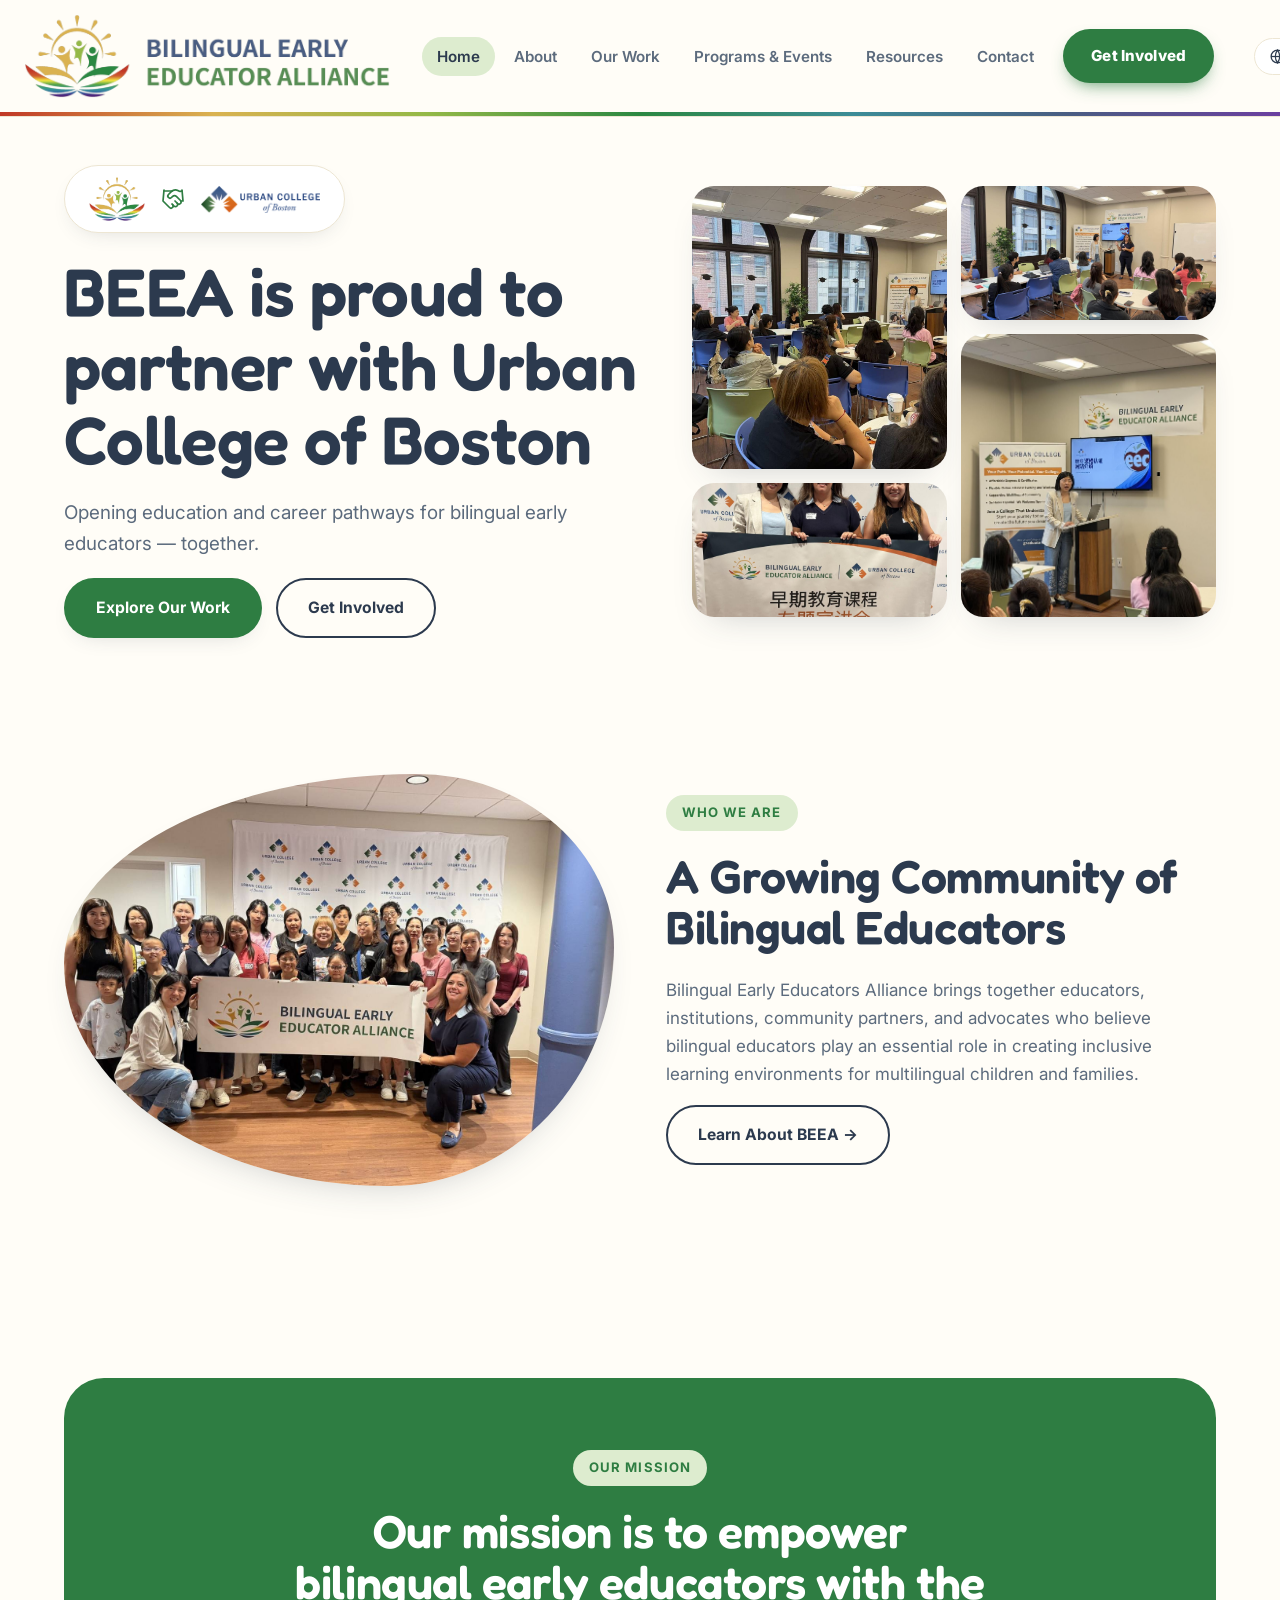
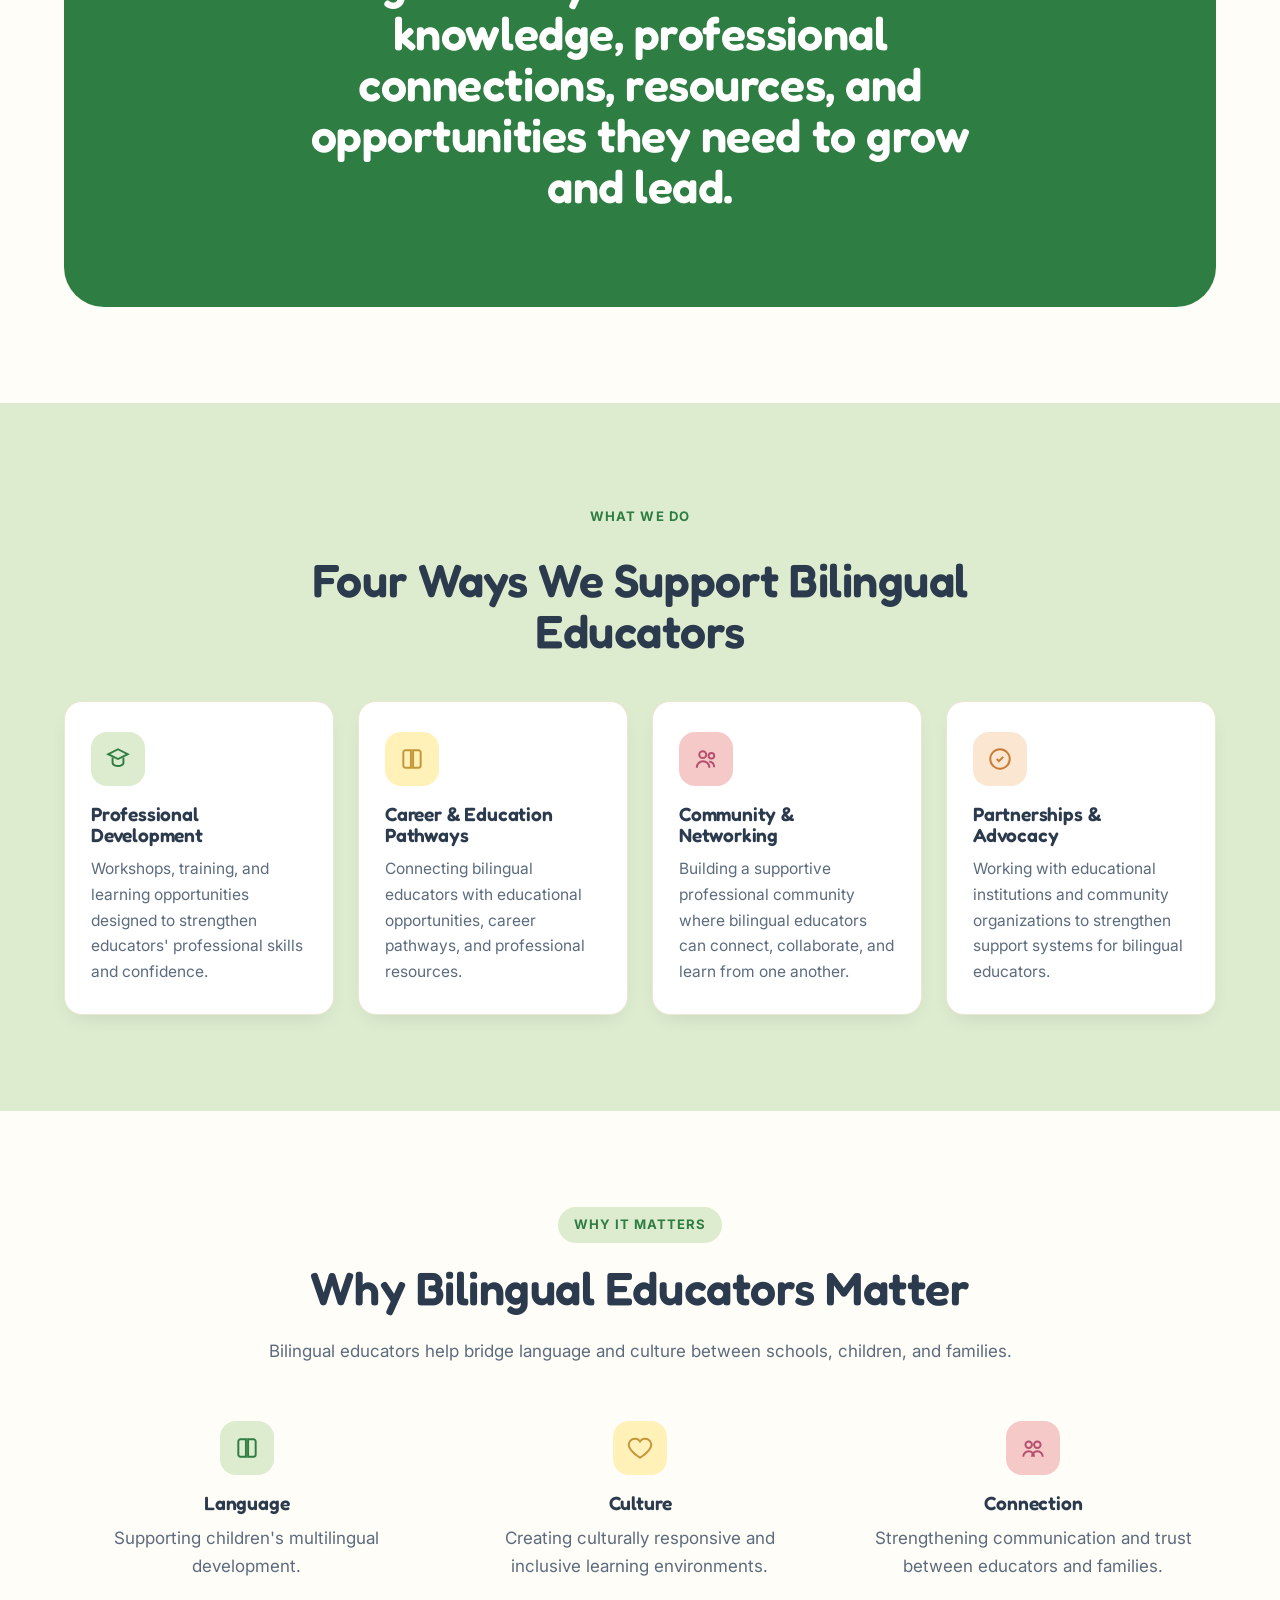
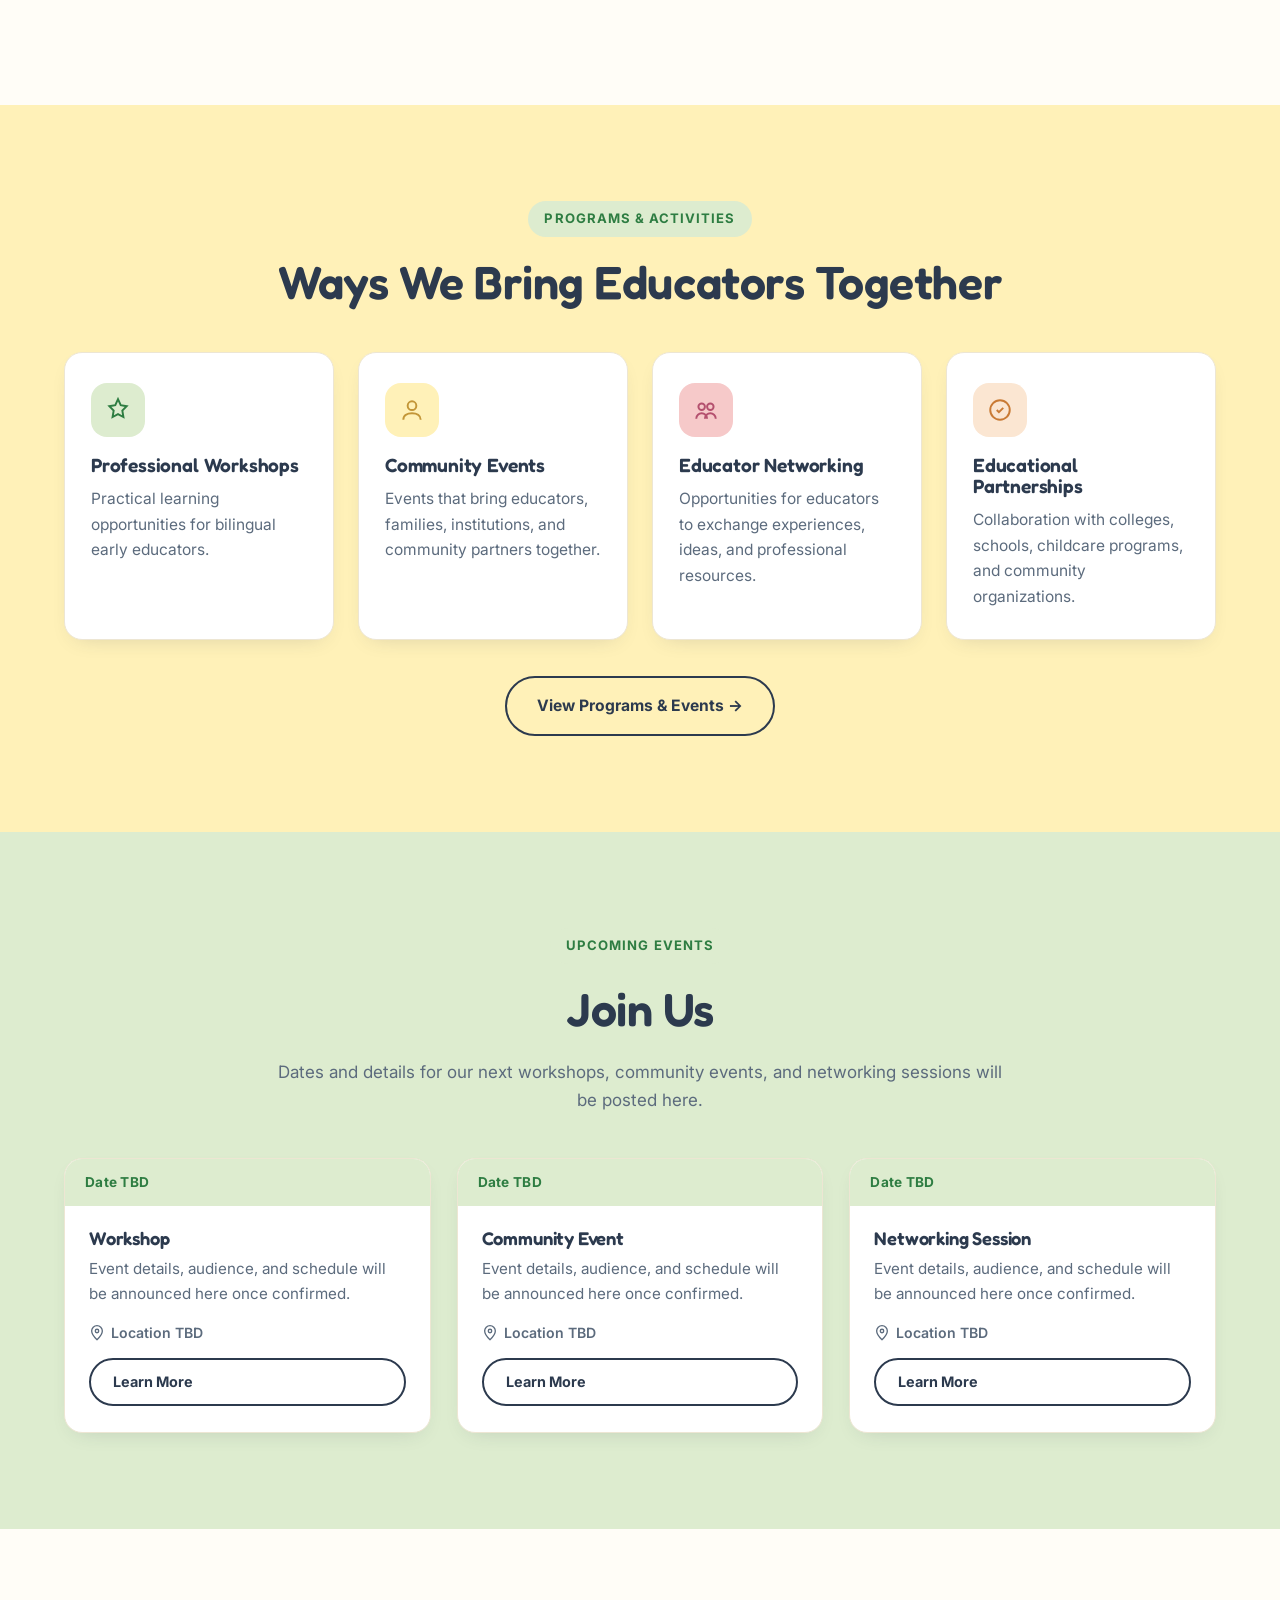
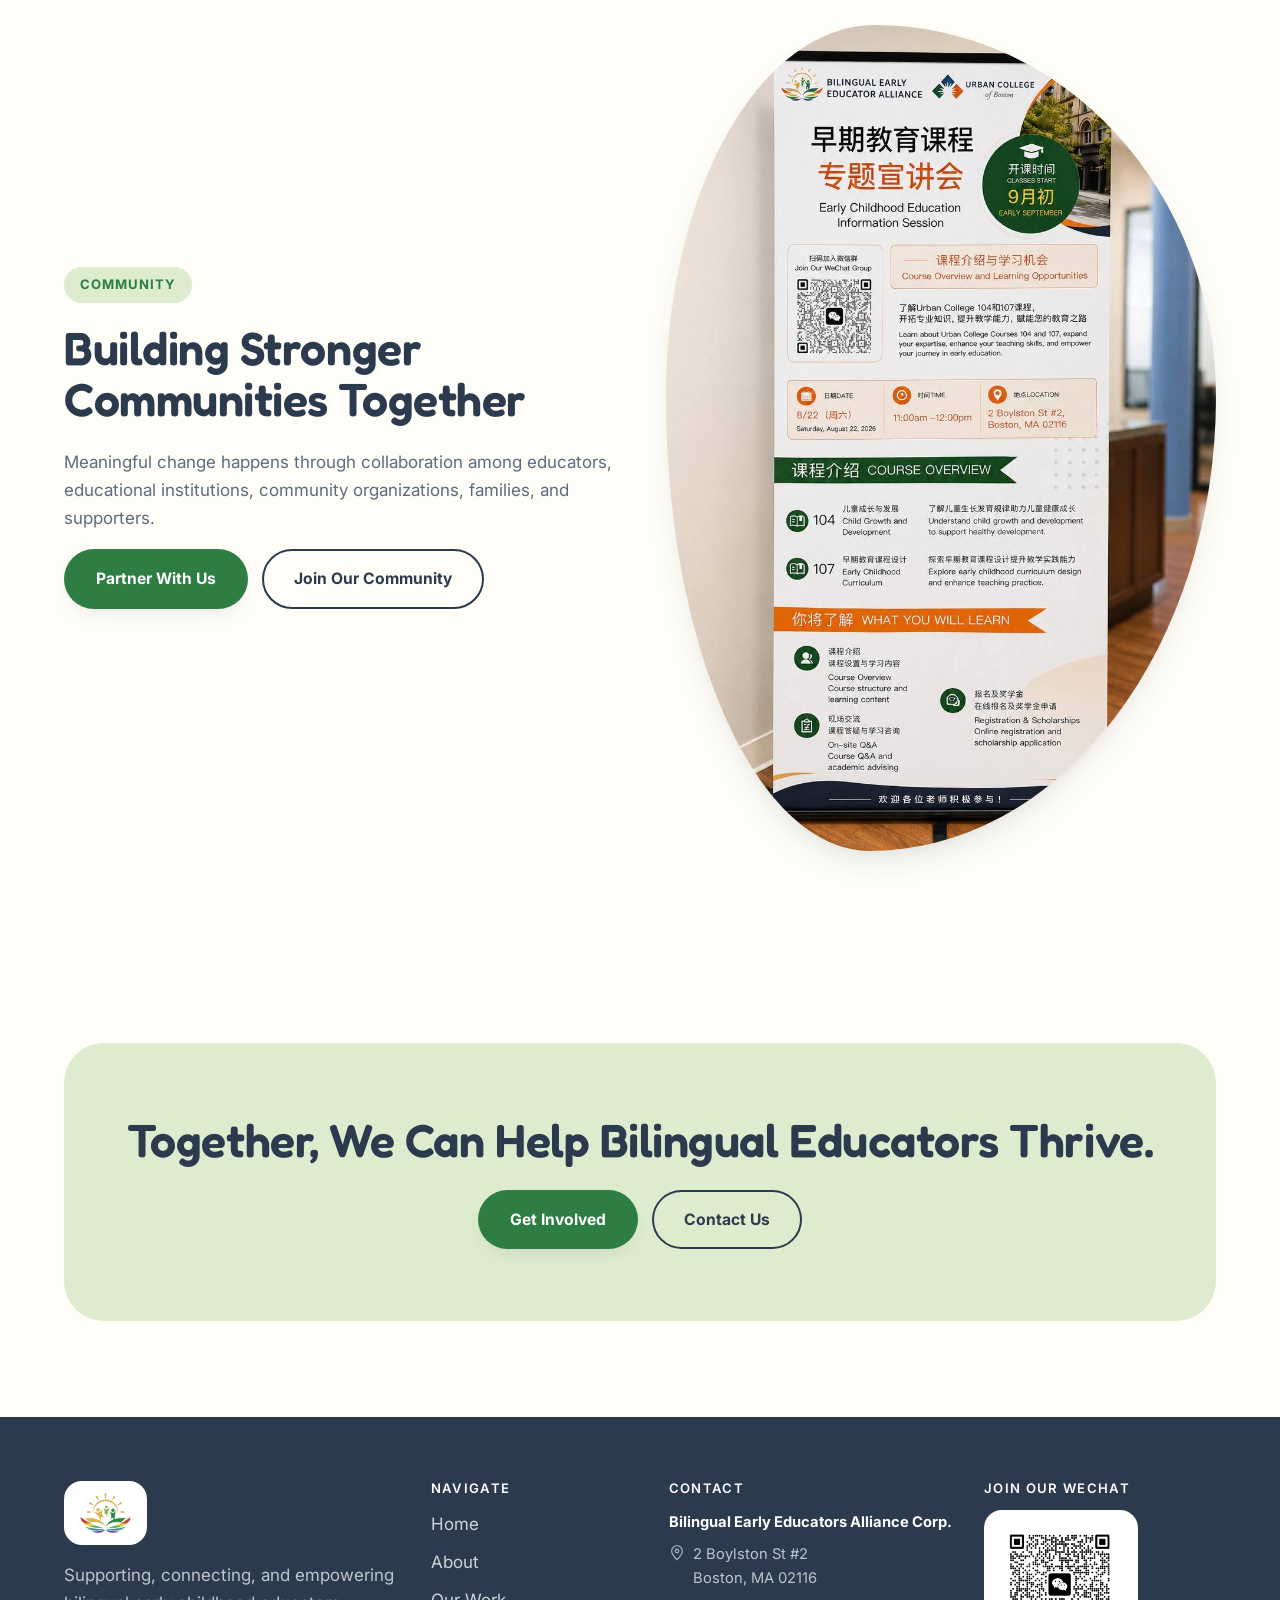
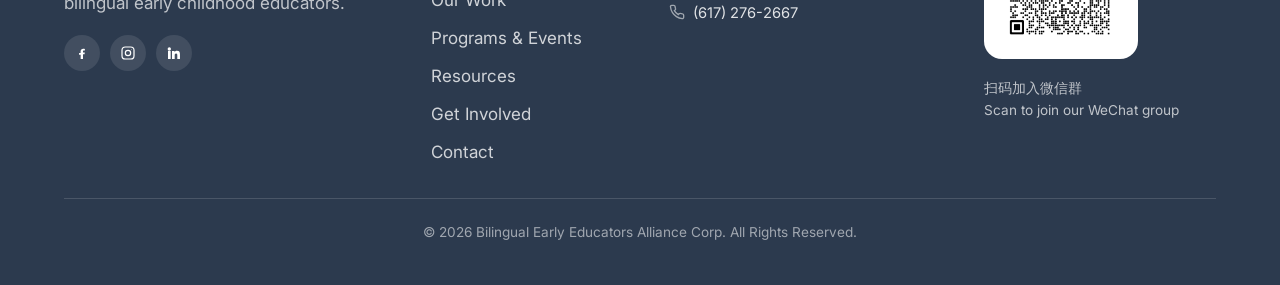
<file: index.html>
<!DOCTYPE html>

<html lang="en">
<head>
<meta charset="utf-8"/>
<meta content="width=device-width, initial-scale=1.0" name="viewport"/>
<title data-i18n="s115">Bilingual Early Educators Alliance | Empowering Bilingual Educators</title>
<meta content="Bilingual Early Educators Alliance supports, connects, and empowers bilingual early childhood educators through professional development, community, resources, and opportunity." data-i18n-content="s116" name="description"/>
<meta content="website" property="og:type"/>
<meta content="Bilingual Early Educators Alliance" data-i18n-content="s071" property="og:title"/>
<meta content="Empowering bilingual educators. Strengthening multilingual communities." data-i18n-content="s117" property="og:description"/>
<meta content="images/logo-full.png" property="og:image"/>
<meta content="https://bilingualearlyeducatorsalliance.com/" property="og:url"/>
<meta content="summary_large_image" name="twitter:card"/>
<link href="images/favicon-32.png" rel="icon" type="image/png"/>
<link href="images/favicon.png" rel="apple-touch-icon"/>
<link href="https://bilingualearlyeducatorsalliance.com/" rel="canonical"/>
<link href="https://fonts.googleapis.com" rel="preconnect"/>
<link crossorigin="" href="https://fonts.gstatic.com" rel="preconnect"/>
<link href="https://fonts.googleapis.com/css2?family=Fredoka:wght@500;600;700&amp;family=Inter:wght@400;500;600;700;800&amp;display=swap" rel="stylesheet"/>
<link href="css/style.css" rel="stylesheet"/>
<script src="js/i18n.js"></script>
</head>
<body>
<a class="skip-link" data-i18n="s013" href="#main">Skip to main content</a>
<header class="site-header">
<nav aria-label="Main navigation" class="nav" data-i18n-aria-label="s064">
<a class="brand" href="index.html">
<img alt="Bilingual Early Educators Alliance" class="brand-logo" data-i18n-alt="s071" height="367" src="images/logo-full.png" width="1600"/>
</a>
<button aria-expanded="false" aria-label="Open menu" class="nav-toggle" data-i18n-aria-label="s065">
<svg aria-hidden="true" fill="none" stroke="currentColor" stroke-width="2" viewBox="0 0 24 24"><path d="M3 6h18M3 12h18M3 18h18" stroke-linecap="round"></path></svg>
</button>
<ul class="nav-links">
<li><a aria-current="page" data-i18n="s014" href="index.html">Home</a></li>
<li><a data-i18n="s015" href="about.html">About</a></li>
<li><a data-i18n="s016" href="our-work.html">Our Work</a></li>
<li><a data-i18n="s017" href="programs.html">Programs &amp; Events</a></li>
<li><a data-i18n="s018" href="resources.html">Resources</a></li>
<li><a data-i18n="s019" href="contact.html">Contact</a></li>
<li class="nav-cta"><a class="btn btn-primary btn-sm" data-i18n="s020" href="get-involved.html">Get Involved</a></li>
</ul>
<div class="lang-switch">
<button aria-expanded="false" aria-haspopup="true" aria-label="Select language" class="lang-btn" data-i18n-aria-label="lang_label" type="button">
<svg aria-hidden="true" fill="none" stroke="currentColor" stroke-width="1.8" viewBox="0 0 24 24"><circle cx="12" cy="12" r="9"></circle><path d="M3 12h18"></path><path d="M12 3a15 15 0 010 18 15 15 0 010-18z"></path></svg>
<span class="lang-current">EN</span>
<svg aria-hidden="true" class="lang-caret" fill="none" stroke="currentColor" stroke-width="2.2" viewBox="0 0 24 24"><path d="M6 9l6 6 6-6" stroke-linecap="round"></path></svg>
</button>
<ul class="lang-menu">
<li><button data-lang="en" type="button">English</button></li>
<li><button data-lang="zh" type="button">中文</button></li>
<li><button data-lang="es" type="button">Español</button></li>
</ul>
</div>
</nav>
<div aria-hidden="true" class="rainbow-strip"></div>
</header>
<main id="main">
<!-- HERO -->
<section class="hero">
<div class="container">
<div>
<div class="partner-lockup hero-lockup">
<img alt="Bilingual Early Educators Alliance" class="mark-beea" data-i18n-alt="s071" height="473" src="images/logo-icon.png" width="600"/>
<span aria-hidden="true" class="lockup-x"><svg fill="none" stroke="currentColor" stroke-linecap="round" stroke-linejoin="round" stroke-width="1.7" viewBox="0 0 24 24"><path d="m11 17 2 2a1 1 0 1 0 3-3"></path><path d="m14 14 2.5 2.5a1 1 0 1 0 3-3l-3.88-3.88a3 3 0 0 0-4.24 0l-.88.88a1 1 0 1 1-3-3l2.81-2.81a5.79 5.79 0 0 1 7.06-.87l.47.28a2 2 0 0 0 1.42.25L21 4"></path><path d="m21 3 1 11h-2"></path><path d="M3 3 2 14l6.5 6.5a1 1 0 1 0 3-3"></path><path d="M3 4h8"></path></svg></span>
<img alt="Urban College of Boston" class="mark-ucb" data-i18n-alt="s168" height="226" src="images/partner-urban-college.png" width="1000"/>
</div>
<h1 data-i18n="s119">BEEA is proud to partner with Urban College of Boston</h1>
<p class="lede" data-i18n="s120">Opening education and career pathways for bilingual early educators — together.</p>
<div class="hero-ctas">
<a class="btn btn-primary" data-i18n="s121" href="our-work.html">Explore Our Work</a>
<a class="btn btn-outline-ink" data-i18n="s020" href="get-involved.html">Get Involved</a>
</div>
</div>
<div class="hero-mosaic reveal">
<img alt="Bilingual educators attending a professional development workshop session in Boston" class="m1" data-i18n-alt="s169" height="1050" loading="eager" src="images/photo-workshop.jpg" width="1400"/>
<img alt="Presenters leading an EEC credentialing information session for bilingual educators" class="m2" data-i18n-alt="s170" height="1050" loading="eager" src="images/photo-presenters-trio.jpg" width="1400"/>
<img alt="A presenter speaking at the podium during a Bilingual Early Educators Alliance session" class="m3" data-i18n-alt="s171" height="1400" loading="eager" src="images/photo-presenter-podium.jpg" width="1050"/>
<img alt="Educators seated together during a bilingual professional development workshop" class="m4" data-i18n-alt="s172" height="1225" loading="eager" src="images/photo-workshop-wide.jpg" width="1400"/>
</div>
</div>
</section>
<!-- WHO WE ARE -->
<section>
<div class="container two-col reveal">
<div class="organic-photo shape-a">
<img alt="A group of bilingual educators gathered together holding a Bilingual Early Educators Alliance banner" data-i18n-alt="s072" height="1050" src="images/photo-group.jpg" width="1400"/>
</div>
<div>
<span class="eyebrow" data-i18n="s022">Who We Are</span>
<h2 data-i18n="s122">A Growing Community of Bilingual Educators</h2>
<p data-i18n="s023">Bilingual Early Educators Alliance brings together educators, institutions, community partners, and advocates who believe bilingual educators play an essential role in creating inclusive learning environments for multilingual children and families.</p>
<a class="btn btn-outline-ink" data-i18n="s123" href="about.html">Learn About BEEA →</a>
</div>
</div>
</section>
<!-- MISSION -->
<section>
<div class="container">
<div class="panel panel-forest reveal" style="text-align:center">
<span class="eyebrow" data-i18n="s029">Our Mission</span>
<h2 data-i18n="s030" style="max-width:26ch;margin-inline:auto">Our mission is to empower bilingual early educators with the knowledge, professional connections, resources, and opportunities they need to grow and lead.</h2>
</div>
</div>
</section>
<!-- WHAT WE DO -->
<section class="section-sage">
<div class="container">
<div class="section-head center reveal">
<span class="eyebrow" data-i18n="s124" style="margin-inline:auto;display:table">What We Do</span>
<h2 data-i18n="s125">Four Ways We Support Bilingual Educators</h2>
</div>
<div class="card-grid reveal">
<div class="card">
<div aria-hidden="true" class="card-icon icon-tint-sage"><svg fill="none" stroke="currentColor" stroke-width="1.8" viewBox="0 0 24 24"><path d="M12 3l9 4.5-9 4.5-9-4.5L12 3z"></path><path d="M7 10.5V16c0 1 2.5 2.5 5 2.5s5-1.5 5-2.5v-5.5"></path></svg></div>
<h3 data-i18n="s126">Professional Development</h3>
<p data-i18n="s127">Workshops, training, and learning opportunities designed to strengthen educators' professional skills and confidence.</p>
</div>
<div class="card">
<div aria-hidden="true" class="card-icon icon-tint-yellow"><svg fill="none" stroke="currentColor" stroke-width="1.8" viewBox="0 0 24 24"><path d="M4 19V6a2 2 0 012-2h5v16H6a2 2 0 01-2-2z"></path><path d="M20 19V6a2 2 0 00-2-2h-5v16h5a2 2 0 002-2z"></path></svg></div>
<h3 data-i18n="s128">Career &amp; Education Pathways</h3>
<p data-i18n="s129">Connecting bilingual educators with educational opportunities, career pathways, and professional resources.</p>
</div>
<div class="card">
<div aria-hidden="true" class="card-icon icon-tint-pink"><svg fill="none" stroke="currentColor" stroke-width="1.8" viewBox="0 0 24 24"><circle cx="9" cy="8" r="3.2"></circle><circle cx="17" cy="9" r="2.6"></circle><path d="M3.5 20c0-3.6 2.6-6 5.8-6s5.8 2.4 5.8 6"></path><path d="M15 14.3c2.6.3 4.5 2.3 4.5 5.2"></path></svg></div>
<h3 data-i18n="s130">Community &amp; Networking</h3>
<p data-i18n="s131">Building a supportive professional community where bilingual educators can connect, collaborate, and learn from one another.</p>
</div>
<div class="card">
<div aria-hidden="true" class="card-icon icon-tint-orange"><svg fill="none" stroke="currentColor" stroke-width="1.8" viewBox="0 0 24 24"><path d="M9 12l2 2 4-4"></path><circle cx="12" cy="12" r="9"></circle></svg></div>
<h3 data-i18n="s132">Partnerships &amp; Advocacy</h3>
<p data-i18n="s133">Working with educational institutions and community organizations to strengthen support systems for bilingual educators.</p>
</div>
</div>
</div>
</section>
<!-- WHY BILINGUAL EDUCATORS MATTER -->
<section>
<div class="container">
<div class="section-head center reveal">
<span class="eyebrow" data-i18n="s047" style="margin-inline:auto;display:table">Why It Matters</span>
<h2 data-i18n="s134">Why Bilingual Educators Matter</h2>
<p data-i18n="s135" style="margin-inline:auto">Bilingual educators help bridge language and culture between schools, children, and families.</p>
</div>
<div class="concept-grid reveal">
<div class="concept">
<div aria-hidden="true" class="card-icon icon-tint-sage" style="margin:0 auto 18px"><svg fill="none" stroke="currentColor" stroke-width="1.8" viewBox="0 0 24 24"><path d="M4 19V6a2 2 0 012-2h5v16H6a2 2 0 01-2-2z"></path><path d="M20 19V6a2 2 0 00-2-2h-5v16h5a2 2 0 002-2z"></path></svg></div>
<h3 data-i18n="s136">Language</h3>
<p data-i18n="s137">Supporting children's multilingual development.</p>
</div>
<div class="concept">
<div aria-hidden="true" class="card-icon icon-tint-yellow" style="margin:0 auto 18px"><svg fill="none" stroke="currentColor" stroke-width="1.8" viewBox="0 0 24 24"><path d="M12 21s-7-4.5-9.5-9A5.5 5.5 0 0112 6a5.5 5.5 0 019.5 6c-2.5 4.5-9.5 9-9.5 9z"></path></svg></div>
<h3 data-i18n="s138">Culture</h3>
<p data-i18n="s139">Creating culturally responsive and inclusive learning environments.</p>
</div>
<div class="concept">
<div aria-hidden="true" class="card-icon icon-tint-pink" style="margin:0 auto 18px"><svg fill="none" stroke="currentColor" stroke-width="1.8" viewBox="0 0 24 24"><circle cx="8" cy="9" r="3"></circle><circle cx="16" cy="9" r="3"></circle><path d="M3 20c0-3 2.5-5 5-5s5 2 5 5"></path><path d="M11 20c0-3 2.5-5 5-5s5 2 5 5"></path></svg></div>
<h3 data-i18n="s140">Connection</h3>
<p data-i18n="s141">Strengthening communication and trust between educators and families.</p>
</div>
</div>
</div>
</section>
<!-- PROGRAMS & ACTIVITIES -->
<section class="section-yellow">
<div class="container">
<div class="section-head center reveal">
<span class="eyebrow" data-i18n="s142" style="margin-inline:auto;display:table">Programs &amp; Activities</span>
<h2 data-i18n="s143">Ways We Bring Educators Together</h2>
</div>
<div class="card-grid reveal">
<div class="card">
<div aria-hidden="true" class="card-icon icon-tint-sage"><svg fill="none" stroke="currentColor" stroke-width="1.8" viewBox="0 0 24 24"><path d="M12 2l2.5 5.5L20 8.5l-4 4 1 6-5-2.7L7 18.5l1-6-4-4 5.5-1z"></path></svg></div>
<h3 data-i18n="s144">Professional Workshops</h3>
<p data-i18n="s145">Practical learning opportunities for bilingual early educators.</p>
</div>
<div class="card">
<div aria-hidden="true" class="card-icon icon-tint-yellow"><svg fill="none" stroke="currentColor" stroke-width="1.8" viewBox="0 0 24 24"><path d="M4 21c0-4 3.5-6 8-6s8 2 8 6"></path><circle cx="12" cy="8" r="4"></circle></svg></div>
<h3 data-i18n="s146">Community Events</h3>
<p data-i18n="s147">Events that bring educators, families, institutions, and community partners together.</p>
</div>
<div class="card">
<div aria-hidden="true" class="card-icon icon-tint-pink"><svg fill="none" stroke="currentColor" stroke-width="1.8" viewBox="0 0 24 24"><circle cx="8" cy="9" r="3"></circle><circle cx="16" cy="9" r="3"></circle><path d="M3 20c0-3 2.5-5 5-5s5 2 5 5"></path><path d="M11 20c0-3 2.5-5 5-5s5 2 5 5"></path></svg></div>
<h3 data-i18n="s148">Educator Networking</h3>
<p data-i18n="s149">Opportunities for educators to exchange experiences, ideas, and professional resources.</p>
</div>
<div class="card">
<div aria-hidden="true" class="card-icon icon-tint-orange"><svg fill="none" stroke="currentColor" stroke-width="1.8" viewBox="0 0 24 24"><path d="M9 12l2 2 4-4"></path><circle cx="12" cy="12" r="9"></circle></svg></div>
<h3 data-i18n="s150">Educational Partnerships</h3>
<p data-i18n="s151">Collaboration with colleges, schools, childcare programs, and community organizations.</p>
</div>
</div>
<div class="reveal" style="text-align:center;margin-top:36px">
<a class="btn btn-outline-ink" data-i18n="s152" href="programs.html">View Programs &amp; Events →</a>
</div>
</div>
</section>
<!-- UPCOMING EVENTS -->
<section class="section-sage">
<div class="container">
<div class="section-head center reveal">
<span class="eyebrow" data-i18n="s153" style="margin-inline:auto;display:table">Upcoming Events</span>
<h2 data-i18n="s154">Join Us</h2>
<p data-i18n="s155" style="margin-inline:auto">Dates and details for our next workshops, community events, and networking sessions will be posted here.</p>
</div>
<div class="event-grid reveal">
<div class="event-card">
<div class="event-date" data-i18n="s156">Date TBD</div>
<div class="event-body">
<h3 data-i18n="s157">Workshop</h3>
<p data-i18n="s158">Event details, audience, and schedule will be announced here once confirmed.</p>
<div class="event-location">
<svg fill="none" stroke="currentColor" stroke-width="2" viewBox="0 0 24 24"><path d="M12 22s8-7.5 8-13a8 8 0 10-16 0c0 5.5 8 13 8 13z"></path><circle cx="12" cy="9" r="2.6"></circle></svg><span data-i18n="s159">Location TBD</span></div>
<a class="btn btn-outline-ink btn-sm" data-i18n="s160" href="programs.html">Learn More</a>
</div>
</div>
<div class="event-card">
<div class="event-date" data-i18n="s156">Date TBD</div>
<div class="event-body">
<h3 data-i18n="s161">Community Event</h3>
<p data-i18n="s158">Event details, audience, and schedule will be announced here once confirmed.</p>
<div class="event-location">
<svg fill="none" stroke="currentColor" stroke-width="2" viewBox="0 0 24 24"><path d="M12 22s8-7.5 8-13a8 8 0 10-16 0c0 5.5 8 13 8 13z"></path><circle cx="12" cy="9" r="2.6"></circle></svg><span data-i18n="s159">Location TBD</span></div>
<a class="btn btn-outline-ink btn-sm" data-i18n="s160" href="programs.html">Learn More</a>
</div>
</div>
<div class="event-card">
<div class="event-date" data-i18n="s156">Date TBD</div>
<div class="event-body">
<h3 data-i18n="s163">Networking Session</h3>
<p data-i18n="s158">Event details, audience, and schedule will be announced here once confirmed.</p>
<div class="event-location">
<svg fill="none" stroke="currentColor" stroke-width="2" viewBox="0 0 24 24"><path d="M12 22s8-7.5 8-13a8 8 0 10-16 0c0 5.5 8 13 8 13z"></path><circle cx="12" cy="9" r="2.6"></circle></svg><span data-i18n="s159">Location TBD</span></div>
<a class="btn btn-outline-ink btn-sm" data-i18n="s160" href="programs.html">Learn More</a>
</div>
</div>
</div>
</div>
</section>
<!-- COMMUNITY / PARTNERSHIP -->
<section>
<div class="container two-col reverse reveal">
<div class="organic-photo shape-b">
<img alt="An event display banner from a Bilingual Early Educators Alliance information session" data-i18n-alt="s173" height="1400" src="images/photo-event-banner.jpg" width="933"/>
</div>
<div>
<span class="eyebrow" data-i18n="s037">Community</span>
<h2 data-i18n="s165">Building Stronger Communities Together</h2>
<p data-i18n="s166">Meaningful change happens through collaboration among educators, educational institutions, community organizations, families, and supporters.</p>
<div class="hero-ctas">
<a class="btn btn-primary" data-i18n="s056" href="get-involved.html">Partner With Us</a>
<a class="btn btn-outline-ink" data-i18n="s167" href="get-involved.html">Join Our Community</a>
</div>
</div>
</div>
</section>
<!-- FINAL CTA -->
<section>
<div class="container">
<div class="panel panel-sage cta-banner reveal">
<h2 data-i18n="s113">Together, We Can Help Bilingual Educators Thrive.</h2>
<div class="hero-ctas">
<a class="btn btn-primary" data-i18n="s020" href="get-involved.html">Get Involved</a>
<a class="btn btn-outline-ink" data-i18n="s114" href="contact.html">Contact Us</a>
</div>
</div>
</div>
</section>
</main>
<footer class="site-footer">
<div class="container">
<div class="footer-grid">
<div>
<div class="footer-brand">
<div class="footer-logo-chip">
<img alt="Bilingual Early Educators Alliance" data-i18n-alt="s071" height="473" src="images/logo-icon.png" style="height:40px;width:auto" width="600"/>
</div>
</div>
<p class="footer-tag" data-i18n="s057">Supporting, connecting, and empowering bilingual early childhood educators.</p>
<div aria-label="Social media" class="footer-social-row" data-i18n-aria-label="s066">
<a aria-label="Facebook" data-i18n-aria-label="s067" href="#"><svg fill="currentColor" viewBox="0 0 24 24"><path d="M13.5 21v-7h2.3l.4-2.7h-2.7v-1.7c0-.8.2-1.3 1.4-1.3h1.4V5.9c-.7-.1-1.5-.2-2.4-.2-2.4 0-4 1.4-4 4v2.2H7.6v2.7h2.4V21h3.5z"></path></svg></a>
<a aria-label="Instagram" data-i18n-aria-label="s068" href="#"><svg fill="none" stroke="currentColor" stroke-width="1.8" viewBox="0 0 24 24"><rect height="18" rx="5" width="18" x="3" y="3"></rect><circle cx="12" cy="12" r="4"></circle><circle cx="17.2" cy="6.8" fill="currentColor" r="0.6" stroke="none"></circle></svg></a>
<a aria-label="LinkedIn" data-i18n-aria-label="s069" href="#"><svg fill="currentColor" viewBox="0 0 24 24"><path d="M4.98 3.5a2.5 2.5 0 11-.02 5 2.5 2.5 0 01.02-5zM3 9h4v12H3zM9 9h3.8v1.7h.05c.5-.9 1.8-1.9 3.6-1.9 3.9 0 4.5 2.5 4.5 5.8V21h-4v-5.4c0-1.3 0-3-1.8-3s-2.1 1.4-2.1 2.9V21H9z"></path></svg></a>
</div>
</div>
<nav aria-label="Footer navigation" class="footer-nav" data-i18n-aria-label="s070">
<h4 data-i18n="s058">Navigate</h4>
<ul>
<li><a data-i18n="s014" href="index.html">Home</a></li>
<li><a data-i18n="s015" href="about.html">About</a></li>
<li><a data-i18n="s016" href="our-work.html">Our Work</a></li>
<li><a data-i18n="s017" href="programs.html">Programs &amp; Events</a></li>
<li><a data-i18n="s018" href="resources.html">Resources</a></li>
<li><a data-i18n="s020" href="get-involved.html">Get Involved</a></li>
<li><a data-i18n="s019" href="contact.html">Contact</a></li>
</ul>
</nav>
<div class="footer-legal">
<h4 data-i18n="s019">Contact</h4>
<p><strong data-i18n="s005">Bilingual Early Educators Alliance Corp.</strong></p>
<div class="footer-contact-line">
<svg fill="none" stroke="currentColor" stroke-width="2" viewBox="0 0 24 24"><path d="M12 22s8-7.5 8-13a8 8 0 10-16 0c0 5.5 8 13 8 13z"></path><circle cx="12" cy="9" r="2.6"></circle></svg>
<span><span data-i18n="s059">2 Boylston St #2</span><br/><span data-i18n="s060">Boston, MA 02116</span></span>
</div>
<div class="footer-contact-line">
<svg fill="none" stroke="currentColor" stroke-width="2" viewBox="0 0 24 24"><path d="M22 16.9v3a2 2 0 01-2.2 2 19.8 19.8 0 01-8.6-3 19.5 19.5 0 01-6-6 19.8 19.8 0 01-3-8.7A2 2 0 014.1 2h3a2 2 0 012 1.7c.1 1 .4 2 .7 3a2 2 0 01-.5 2.1L8 10a16 16 0 006 6l1.2-1.3a2 2 0 012.1-.5c1 .3 2 .5 3 .7a2 2 0 011.7 2z"></path></svg>
<a data-i18n="s007" href="tel:16172762667">(617) 276-2667</a>
</div>
</div>
<div class="footer-connect">
<h4 data-i18n="s061">Join Our WeChat</h4>
<div class="footer-qr-card">
<img alt="QR code to join the Bilingual Early Educators Alliance WeChat group" data-i18n-alt="s074" height="614" src="images/wechat-qr.png" width="500"/>
</div>
<p><span data-i18n="s062">扫码加入微信群</span><br/><span data-i18n="s063">Scan to join our WeChat group</span></p>
</div>
</div>
<p class="footer-bottom"><span data-i18n="s008">©</span> <span data-year="">2026</span> <span data-i18n="s009">Bilingual Early Educators Alliance Corp. All Rights Reserved.</span></p>
</div>
</footer>
<script src="js/script.js"></script>
</body>
</html>
</file>
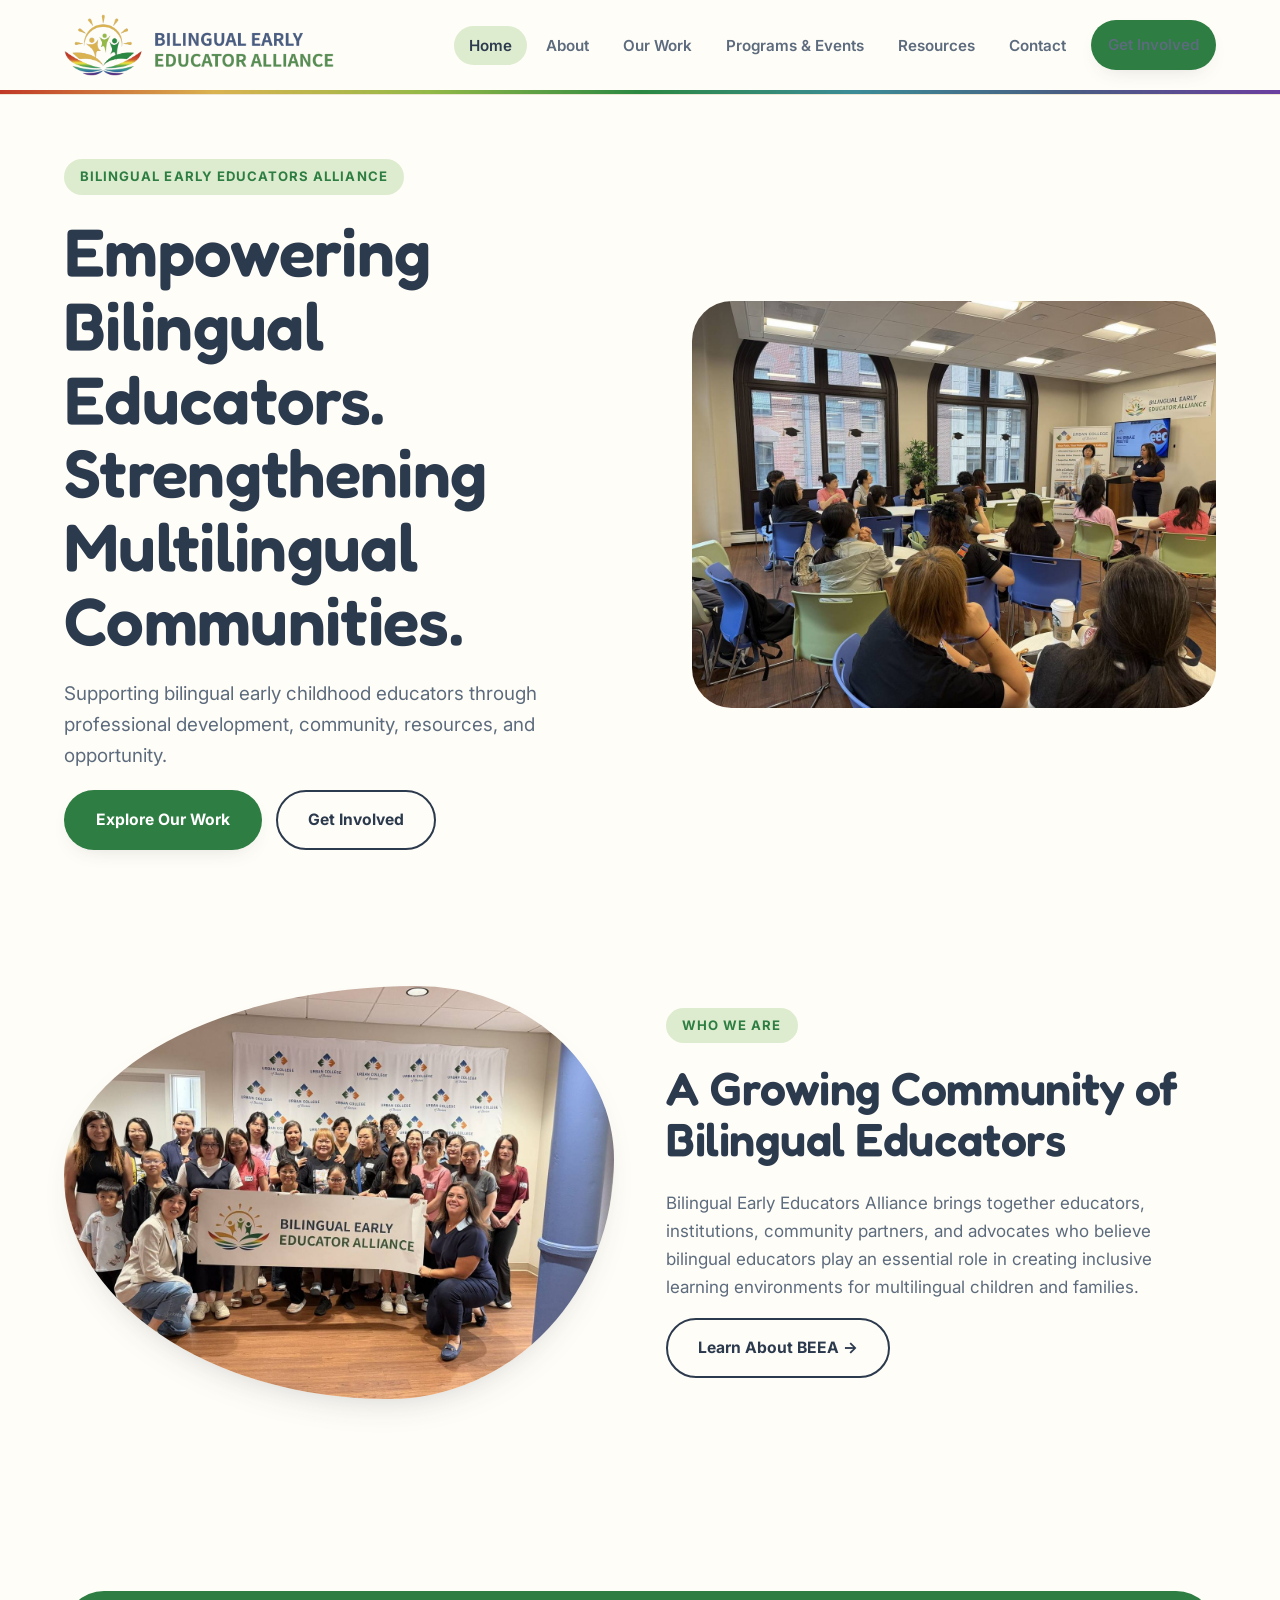
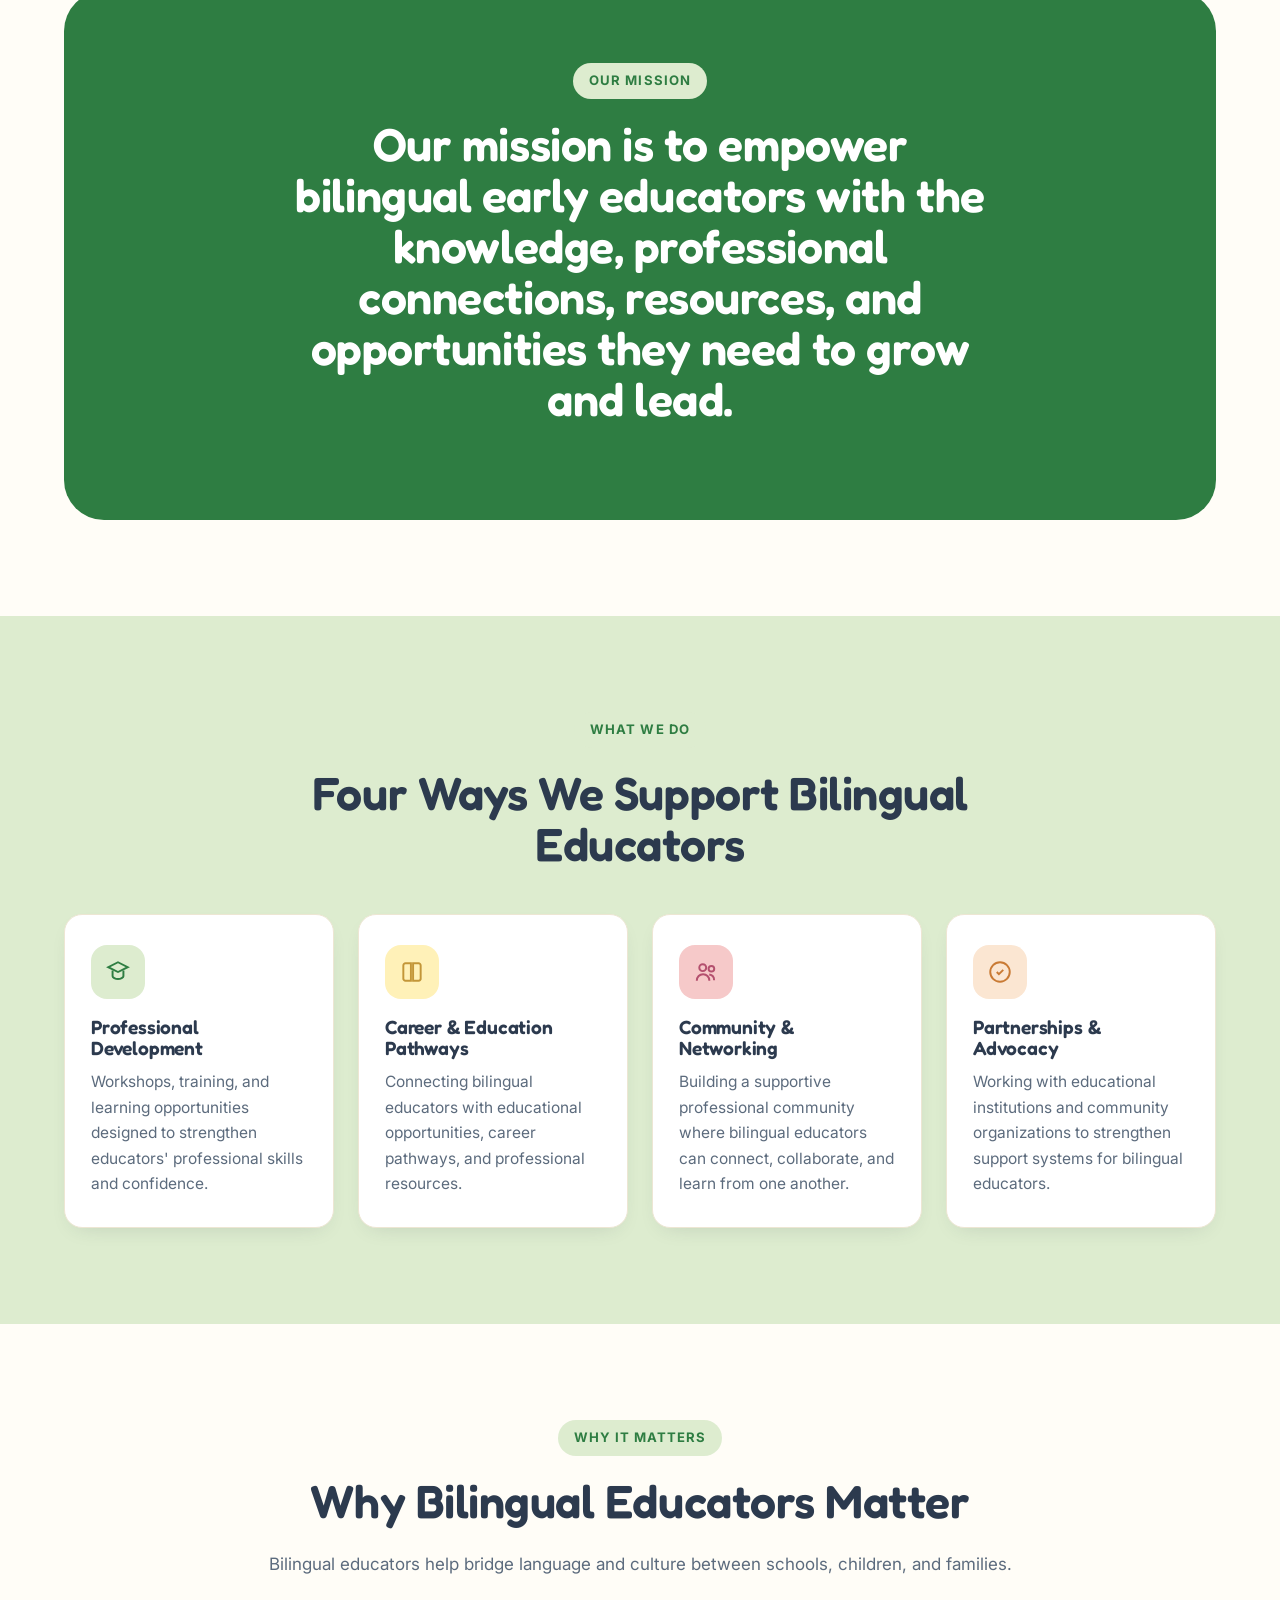
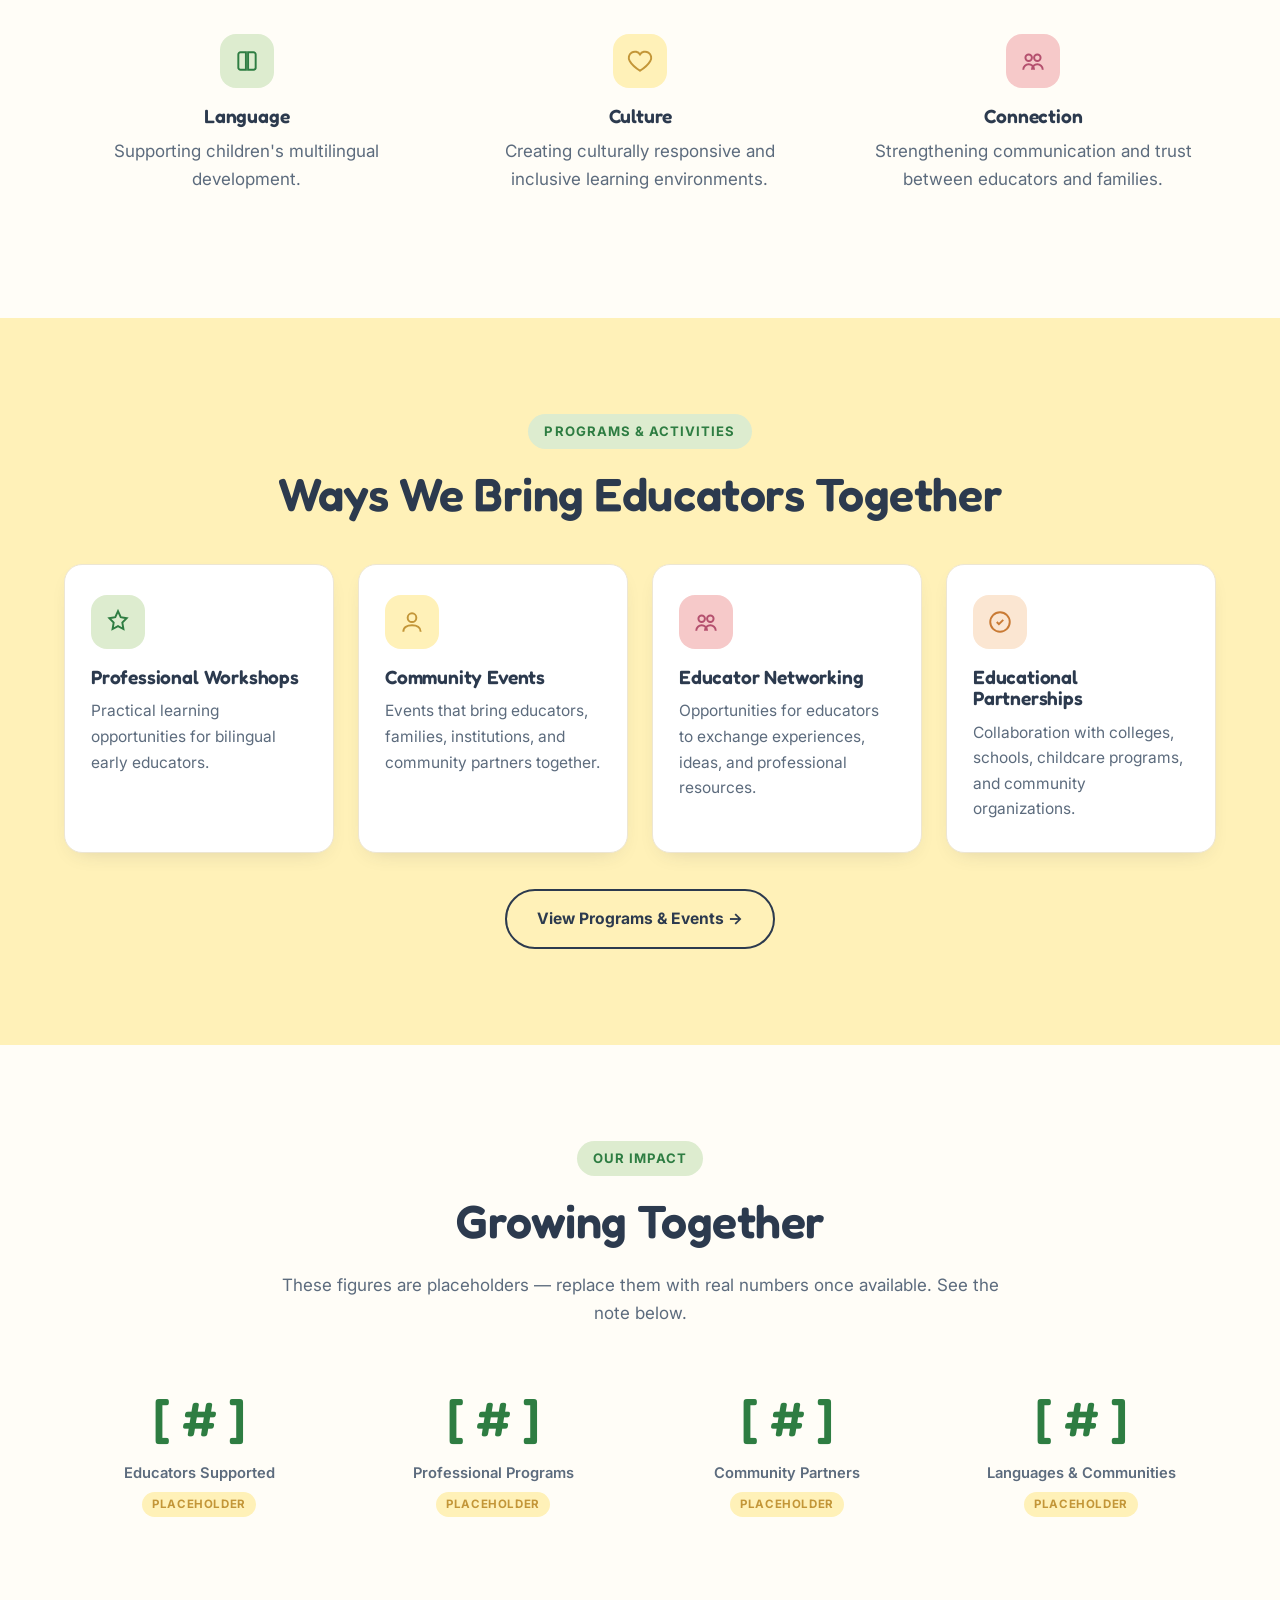
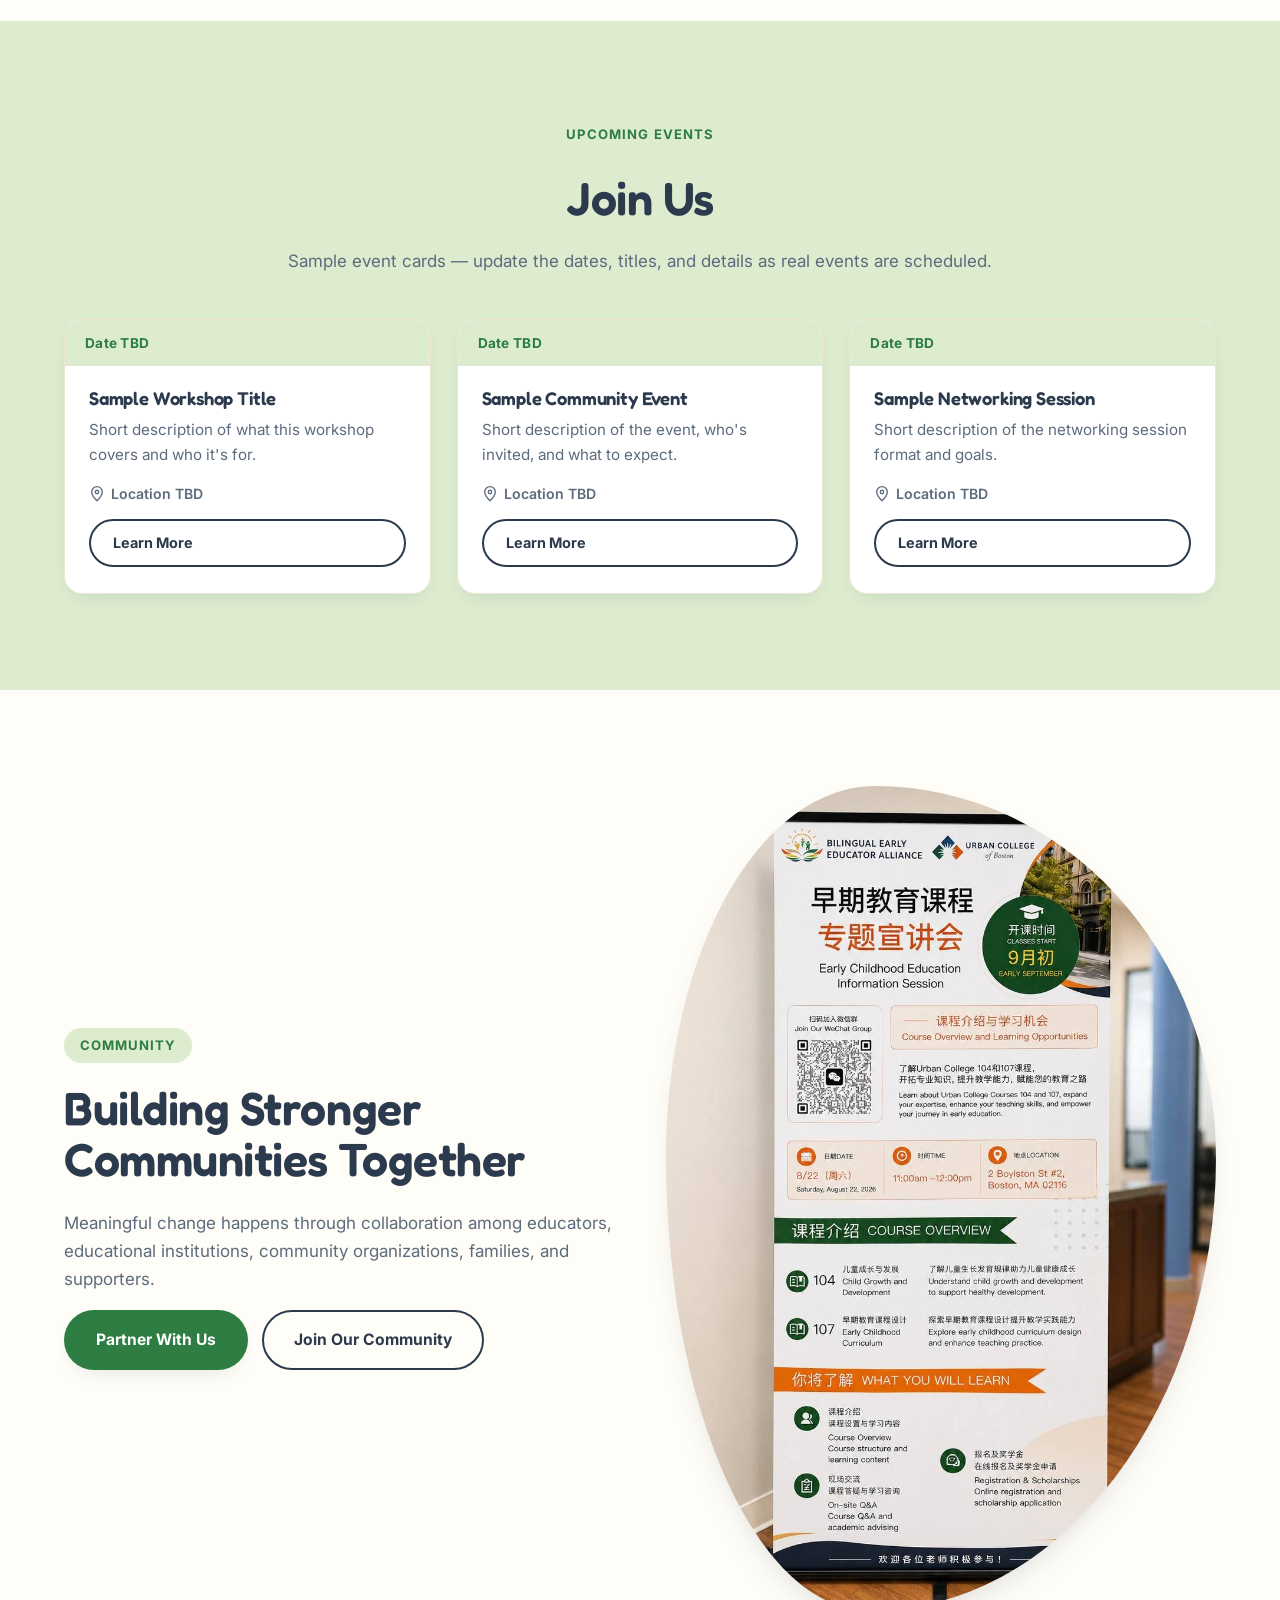
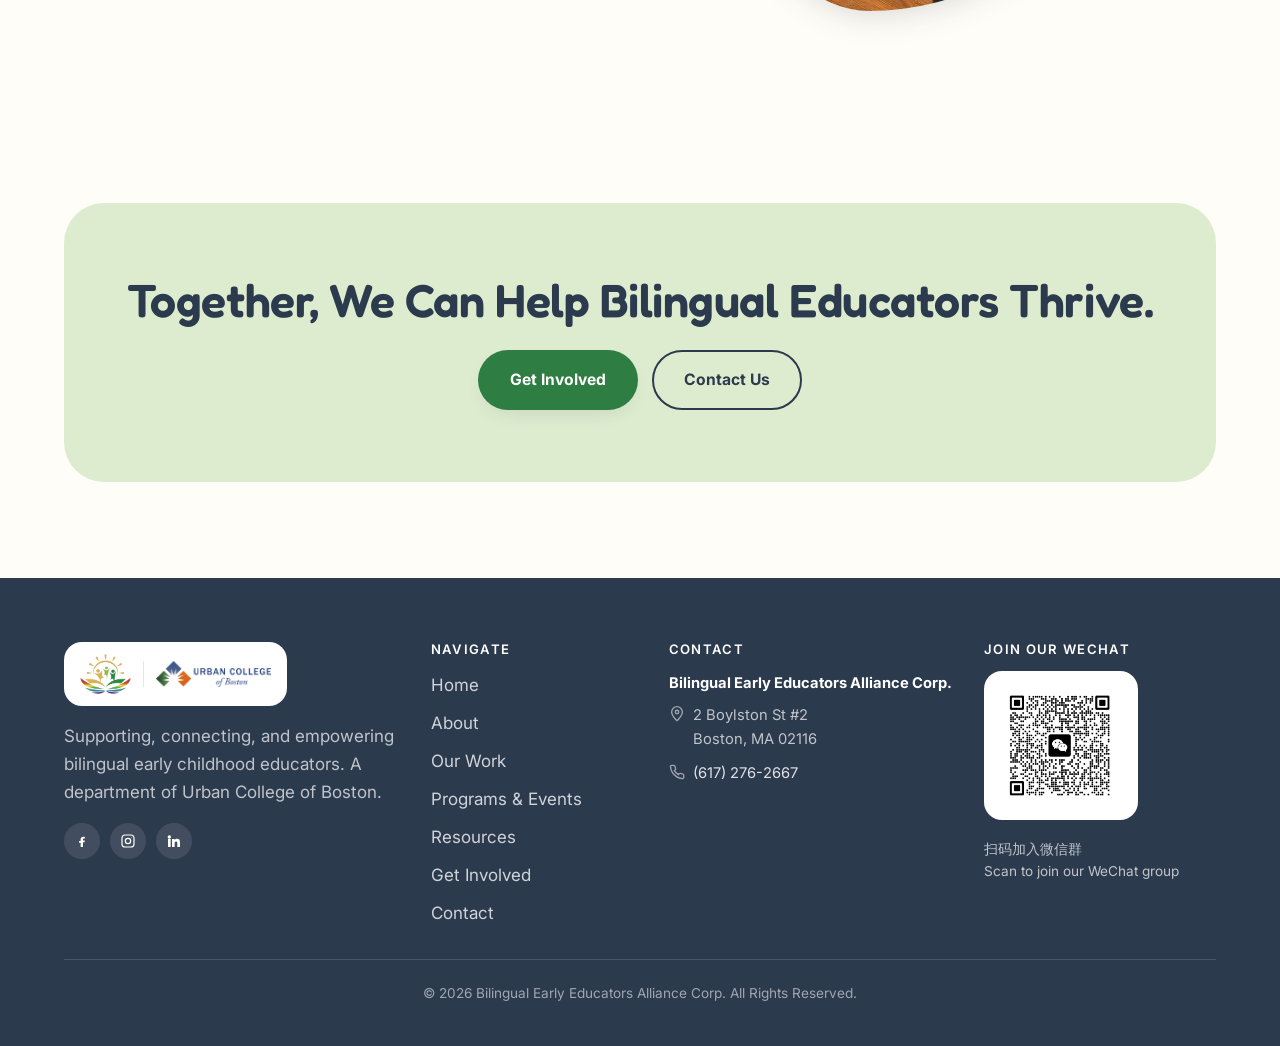
<file: bilingual-early-educators-alliance-website/index.html>
<!doctype html>
<html lang="en">
<head>
  <meta charset="UTF-8">
  <meta name="viewport" content="width=device-width, initial-scale=1.0">
  <title>Bilingual Early Educators Alliance | Empowering Bilingual Educators</title>
  <meta name="description" content="Bilingual Early Educators Alliance supports, connects, and empowers bilingual early childhood educators through professional development, community, resources, and opportunity.">

  <meta property="og:type" content="website">
  <meta property="og:title" content="Bilingual Early Educators Alliance">
  <meta property="og:description" content="Empowering bilingual educators. Strengthening multilingual communities.">
  <meta property="og:image" content="images/logo-full.png">
  <meta property="og:url" content="https://bilingualearlyeducatorsalliance.com/">
  <meta name="twitter:card" content="summary_large_image">

  <link rel="icon" type="image/png" href="images/favicon-32.png">
  <link rel="apple-touch-icon" href="images/favicon.png">
  <link rel="canonical" href="https://bilingualearlyeducatorsalliance.com/">

  <link rel="preconnect" href="https://fonts.googleapis.com">
  <link rel="preconnect" href="https://fonts.gstatic.com" crossorigin>
  <link href="https://fonts.googleapis.com/css2?family=Fredoka:wght@500;600;700&family=Inter:wght@400;500;600;700;800&display=swap" rel="stylesheet">
  <link rel="stylesheet" href="css/style.css">
</head>
<body>
  <a class="skip-link" href="#main">Skip to main content</a>

  <header class="site-header">
    <nav class="nav" aria-label="Main navigation">
      <a class="brand" href="index.html">
        <img class="brand-logo" src="images/logo-full.png" alt="Bilingual Early Educators Alliance" width="1600" height="367">
      </a>
      <button class="nav-toggle" aria-label="Open menu" aria-expanded="false">
        <svg viewBox="0 0 24 24" fill="none" stroke="currentColor" stroke-width="2" aria-hidden="true"><path d="M3 6h18M3 12h18M3 18h18" stroke-linecap="round"/></svg>
      </button>
      <ul class="nav-links">
        <li><a href="index.html" aria-current="page">Home</a></li>
        <li><a href="about.html">About</a></li>
        <li><a href="our-work.html">Our Work</a></li>
        <li><a href="programs.html">Programs &amp; Events</a></li>
        <li><a href="resources.html">Resources</a></li>
        <li><a href="contact.html">Contact</a></li>
        <li class="nav-cta"><a class="btn btn-primary btn-sm" href="get-involved.html">Get Involved</a></li>
      </ul>
    </nav>
    <div class="rainbow-strip" aria-hidden="true"></div>
  </header>

  <main id="main">

    <!-- HERO -->
    <section class="hero">
      <div class="container">
        <div>
          <span class="eyebrow">Bilingual Early Educators Alliance</span>
          <h1>Empowering Bilingual Educators. Strengthening Multilingual Communities.</h1>
          <p class="lede">Supporting bilingual early childhood educators through professional development, community, resources, and opportunity.</p>
          <div class="hero-ctas">
            <a class="btn btn-primary" href="our-work.html">Explore Our Work</a>
            <a class="btn btn-outline-ink" href="get-involved.html">Get Involved</a>
          </div>
        </div>
        <div class="blob-frame reveal">
          <img src="images/photo-workshop.jpg" alt="Bilingual educators attending a professional development workshop session in Boston" width="1400" height="1050">
        </div>
      </div>
    </section>

    <!-- WHO WE ARE -->
    <section>
      <div class="container two-col reveal">
        <div class="organic-photo shape-a">
          <img src="images/photo-group.jpg" alt="A group of bilingual educators gathered together holding a Bilingual Early Educators Alliance banner" width="1400" height="1050">
        </div>
        <div>
          <span class="eyebrow">Who We Are</span>
          <h2>A Growing Community of Bilingual Educators</h2>
          <p>Bilingual Early Educators Alliance brings together educators, institutions, community partners, and advocates who believe bilingual educators play an essential role in creating inclusive learning environments for multilingual children and families.</p>
          <a class="btn btn-outline-ink" href="about.html">Learn About BEEA →</a>
        </div>
      </div>
    </section>

    <!-- MISSION -->
    <section>
      <div class="container">
        <div class="panel panel-forest reveal" style="text-align:center">
          <span class="eyebrow">Our Mission</span>
          <h2 style="max-width:26ch;margin-inline:auto">Our mission is to empower bilingual early educators with the knowledge, professional connections, resources, and opportunities they need to grow and lead.</h2>
        </div>
      </div>
    </section>

    <!-- WHAT WE DO -->
    <section class="section-sage">
      <div class="container">
        <div class="section-head center reveal">
          <span class="eyebrow" style="margin-inline:auto;display:table">What We Do</span>
          <h2>Four Ways We Support Bilingual Educators</h2>
        </div>
        <div class="card-grid reveal">
          <div class="card">
            <div class="card-icon icon-tint-sage" aria-hidden="true"><svg viewBox="0 0 24 24" fill="none" stroke="currentColor" stroke-width="1.8"><path d="M12 3l9 4.5-9 4.5-9-4.5L12 3z"/><path d="M7 10.5V16c0 1 2.5 2.5 5 2.5s5-1.5 5-2.5v-5.5"/></svg></div>
            <h3>Professional Development</h3>
            <p>Workshops, training, and learning opportunities designed to strengthen educators' professional skills and confidence.</p>
          </div>
          <div class="card">
            <div class="card-icon icon-tint-yellow" aria-hidden="true"><svg viewBox="0 0 24 24" fill="none" stroke="currentColor" stroke-width="1.8"><path d="M4 19V6a2 2 0 012-2h5v16H6a2 2 0 01-2-2z"/><path d="M20 19V6a2 2 0 00-2-2h-5v16h5a2 2 0 002-2z"/></svg></div>
            <h3>Career &amp; Education Pathways</h3>
            <p>Connecting bilingual educators with educational opportunities, career pathways, and professional resources.</p>
          </div>
          <div class="card">
            <div class="card-icon icon-tint-pink" aria-hidden="true"><svg viewBox="0 0 24 24" fill="none" stroke="currentColor" stroke-width="1.8"><circle cx="9" cy="8" r="3.2"/><circle cx="17" cy="9" r="2.6"/><path d="M3.5 20c0-3.6 2.6-6 5.8-6s5.8 2.4 5.8 6"/><path d="M15 14.3c2.6.3 4.5 2.3 4.5 5.2"/></svg></div>
            <h3>Community &amp; Networking</h3>
            <p>Building a supportive professional community where bilingual educators can connect, collaborate, and learn from one another.</p>
          </div>
          <div class="card">
            <div class="card-icon icon-tint-orange" aria-hidden="true"><svg viewBox="0 0 24 24" fill="none" stroke="currentColor" stroke-width="1.8"><path d="M9 12l2 2 4-4"/><circle cx="12" cy="12" r="9"/></svg></div>
            <h3>Partnerships &amp; Advocacy</h3>
            <p>Working with educational institutions and community organizations to strengthen support systems for bilingual educators.</p>
          </div>
        </div>
      </div>
    </section>

    <!-- WHY BILINGUAL EDUCATORS MATTER -->
    <section>
      <div class="container">
        <div class="section-head center reveal">
          <span class="eyebrow" style="margin-inline:auto;display:table">Why It Matters</span>
          <h2>Why Bilingual Educators Matter</h2>
          <p style="margin-inline:auto">Bilingual educators help bridge language and culture between schools, children, and families.</p>
        </div>
        <div class="concept-grid reveal">
          <div class="concept">
            <div class="card-icon icon-tint-sage" style="margin:0 auto 18px" aria-hidden="true"><svg viewBox="0 0 24 24" fill="none" stroke="currentColor" stroke-width="1.8"><path d="M4 19V6a2 2 0 012-2h5v16H6a2 2 0 01-2-2z"/><path d="M20 19V6a2 2 0 00-2-2h-5v16h5a2 2 0 002-2z"/></svg></div>
            <h3>Language</h3>
            <p>Supporting children's multilingual development.</p>
          </div>
          <div class="concept">
            <div class="card-icon icon-tint-yellow" style="margin:0 auto 18px" aria-hidden="true"><svg viewBox="0 0 24 24" fill="none" stroke="currentColor" stroke-width="1.8"><path d="M12 21s-7-4.5-9.5-9A5.5 5.5 0 0112 6a5.5 5.5 0 019.5 6c-2.5 4.5-9.5 9-9.5 9z"/></svg></div>
            <h3>Culture</h3>
            <p>Creating culturally responsive and inclusive learning environments.</p>
          </div>
          <div class="concept">
            <div class="card-icon icon-tint-pink" style="margin:0 auto 18px" aria-hidden="true"><svg viewBox="0 0 24 24" fill="none" stroke="currentColor" stroke-width="1.8"><circle cx="8" cy="9" r="3"/><circle cx="16" cy="9" r="3"/><path d="M3 20c0-3 2.5-5 5-5s5 2 5 5"/><path d="M11 20c0-3 2.5-5 5-5s5 2 5 5"/></svg></div>
            <h3>Connection</h3>
            <p>Strengthening communication and trust between educators and families.</p>
          </div>
        </div>
      </div>
    </section>

    <!-- PROGRAMS & ACTIVITIES -->
    <section class="section-yellow">
      <div class="container">
        <div class="section-head center reveal">
          <span class="eyebrow" style="margin-inline:auto;display:table">Programs &amp; Activities</span>
          <h2>Ways We Bring Educators Together</h2>
        </div>
        <div class="card-grid reveal">
          <div class="card">
            <div class="card-icon icon-tint-sage" aria-hidden="true"><svg viewBox="0 0 24 24" fill="none" stroke="currentColor" stroke-width="1.8"><path d="M12 2l2.5 5.5L20 8.5l-4 4 1 6-5-2.7L7 18.5l1-6-4-4 5.5-1z"/></svg></div>
            <h3>Professional Workshops</h3>
            <p>Practical learning opportunities for bilingual early educators.</p>
          </div>
          <div class="card">
            <div class="card-icon icon-tint-yellow" aria-hidden="true"><svg viewBox="0 0 24 24" fill="none" stroke="currentColor" stroke-width="1.8"><path d="M4 21c0-4 3.5-6 8-6s8 2 8 6"/><circle cx="12" cy="8" r="4"/></svg></div>
            <h3>Community Events</h3>
            <p>Events that bring educators, families, institutions, and community partners together.</p>
          </div>
          <div class="card">
            <div class="card-icon icon-tint-pink" aria-hidden="true"><svg viewBox="0 0 24 24" fill="none" stroke="currentColor" stroke-width="1.8"><circle cx="8" cy="9" r="3"/><circle cx="16" cy="9" r="3"/><path d="M3 20c0-3 2.5-5 5-5s5 2 5 5"/><path d="M11 20c0-3 2.5-5 5-5s5 2 5 5"/></svg></div>
            <h3>Educator Networking</h3>
            <p>Opportunities for educators to exchange experiences, ideas, and professional resources.</p>
          </div>
          <div class="card">
            <div class="card-icon icon-tint-orange" aria-hidden="true"><svg viewBox="0 0 24 24" fill="none" stroke="currentColor" stroke-width="1.8"><path d="M9 12l2 2 4-4"/><circle cx="12" cy="12" r="9"/></svg></div>
            <h3>Educational Partnerships</h3>
            <p>Collaboration with colleges, schools, childcare programs, and community organizations.</p>
          </div>
        </div>
        <div style="text-align:center;margin-top:36px" class="reveal">
          <a class="btn btn-outline-ink" href="programs.html">View Programs &amp; Events →</a>
        </div>
      </div>
    </section>

    <!-- OUR IMPACT -->
    <section>
      <div class="container">
        <div class="section-head center reveal">
          <span class="eyebrow" style="margin-inline:auto;display:table">Our Impact</span>
          <h2>Growing Together</h2>
          <p style="margin-inline:auto">These figures are placeholders — replace them with real numbers once available. See the note below.</p>
        </div>
        <div class="stats-grid reveal">
          <div class="stat">
            <span class="num">[ # ]</span>
            <span class="label">Educators Supported</span>
            <span class="placeholder-flag">Placeholder</span>
          </div>
          <div class="stat">
            <span class="num">[ # ]</span>
            <span class="label">Professional Programs</span>
            <span class="placeholder-flag">Placeholder</span>
          </div>
          <div class="stat">
            <span class="num">[ # ]</span>
            <span class="label">Community Partners</span>
            <span class="placeholder-flag">Placeholder</span>
          </div>
          <div class="stat">
            <span class="num">[ # ]</span>
            <span class="label">Languages &amp; Communities</span>
            <span class="placeholder-flag">Placeholder</span>
          </div>
        </div>
      </div>
    </section>

    <!-- UPCOMING EVENTS -->
    <section class="section-sage">
      <div class="container">
        <div class="section-head center reveal">
          <span class="eyebrow" style="margin-inline:auto;display:table">Upcoming Events</span>
          <h2>Join Us</h2>
          <p style="margin-inline:auto">Sample event cards — update the dates, titles, and details as real events are scheduled.</p>
        </div>
        <div class="event-grid reveal">
          <div class="event-card">
            <div class="event-date">Date TBD</div>
            <div class="event-body">
              <h3>Sample Workshop Title</h3>
              <p>Short description of what this workshop covers and who it's for.</p>
              <div class="event-location">
                <svg viewBox="0 0 24 24" fill="none" stroke="currentColor" stroke-width="2"><path d="M12 22s8-7.5 8-13a8 8 0 10-16 0c0 5.5 8 13 8 13z"/><circle cx="12" cy="9" r="2.6"/></svg>
                Location TBD
              </div>
              <a class="btn btn-outline-ink btn-sm" href="programs.html">Learn More</a>
            </div>
          </div>
          <div class="event-card">
            <div class="event-date">Date TBD</div>
            <div class="event-body">
              <h3>Sample Community Event</h3>
              <p>Short description of the event, who's invited, and what to expect.</p>
              <div class="event-location">
                <svg viewBox="0 0 24 24" fill="none" stroke="currentColor" stroke-width="2"><path d="M12 22s8-7.5 8-13a8 8 0 10-16 0c0 5.5 8 13 8 13z"/><circle cx="12" cy="9" r="2.6"/></svg>
                Location TBD
              </div>
              <a class="btn btn-outline-ink btn-sm" href="programs.html">Learn More</a>
            </div>
          </div>
          <div class="event-card">
            <div class="event-date">Date TBD</div>
            <div class="event-body">
              <h3>Sample Networking Session</h3>
              <p>Short description of the networking session format and goals.</p>
              <div class="event-location">
                <svg viewBox="0 0 24 24" fill="none" stroke="currentColor" stroke-width="2"><path d="M12 22s8-7.5 8-13a8 8 0 10-16 0c0 5.5 8 13 8 13z"/><circle cx="12" cy="9" r="2.6"/></svg>
                Location TBD
              </div>
              <a class="btn btn-outline-ink btn-sm" href="programs.html">Learn More</a>
            </div>
          </div>
        </div>
      </div>
    </section>

    <!-- COMMUNITY / PARTNERSHIP -->
    <section>
      <div class="container two-col reverse reveal">
        <div class="organic-photo shape-b">
          <img src="images/photo-event-banner.jpg" alt="An event display banner from a Bilingual Early Educators Alliance information session" width="933" height="1400">
        </div>
        <div>
          <span class="eyebrow">Community</span>
          <h2>Building Stronger Communities Together</h2>
          <p>Meaningful change happens through collaboration among educators, educational institutions, community organizations, families, and supporters.</p>
          <div class="hero-ctas">
            <a class="btn btn-primary" href="get-involved.html">Partner With Us</a>
            <a class="btn btn-outline-ink" href="get-involved.html">Join Our Community</a>
          </div>
        </div>
      </div>
    </section>

    <!-- FINAL CTA -->
    <section>
      <div class="container">
        <div class="panel panel-sage cta-banner reveal">
          <h2>Together, We Can Help Bilingual Educators Thrive.</h2>
          <div class="hero-ctas">
            <a class="btn btn-primary" href="get-involved.html">Get Involved</a>
            <a class="btn btn-outline-ink" href="contact.html">Contact Us</a>
          </div>
        </div>
      </div>
    </section>

  </main>

  <footer class="site-footer">
    <div class="container">
      <div class="footer-grid">
        <div>
          <div class="footer-brand">
            <div class="footer-logo-chip">
              <img src="images/logo-icon.png" alt="Bilingual Early Educators Alliance" width="600" height="473" style="height:40px;width:auto">
              <div class="footer-divider" aria-hidden="true"></div>
              <img src="images/partner-urban-college.png" alt="Urban College of Boston" width="1000" height="226" style="height:26px;width:auto">
            </div>
          </div>
          <p class="footer-tag">Supporting, connecting, and empowering bilingual early childhood educators. A department of Urban College of Boston.</p>
          <div class="footer-social-row" aria-label="Social media">
            <a href="#" aria-label="Facebook"><svg viewBox="0 0 24 24" fill="currentColor"><path d="M13.5 21v-7h2.3l.4-2.7h-2.7v-1.7c0-.8.2-1.3 1.4-1.3h1.4V5.9c-.7-.1-1.5-.2-2.4-.2-2.4 0-4 1.4-4 4v2.2H7.6v2.7h2.4V21h3.5z"/></svg></a>
            <a href="#" aria-label="Instagram"><svg viewBox="0 0 24 24" fill="none" stroke="currentColor" stroke-width="1.8"><rect x="3" y="3" width="18" height="18" rx="5"/><circle cx="12" cy="12" r="4"/><circle cx="17.2" cy="6.8" r="0.6" fill="currentColor" stroke="none"/></svg></a>
            <a href="#" aria-label="LinkedIn"><svg viewBox="0 0 24 24" fill="currentColor"><path d="M4.98 3.5a2.5 2.5 0 11-.02 5 2.5 2.5 0 01.02-5zM3 9h4v12H3zM9 9h3.8v1.7h.05c.5-.9 1.8-1.9 3.6-1.9 3.9 0 4.5 2.5 4.5 5.8V21h-4v-5.4c0-1.3 0-3-1.8-3s-2.1 1.4-2.1 2.9V21H9z"/></svg></a>
          </div>
        </div>
        <nav class="footer-nav" aria-label="Footer navigation">
          <h4>Navigate</h4>
          <ul>
            <li><a href="index.html">Home</a></li>
            <li><a href="about.html">About</a></li>
            <li><a href="our-work.html">Our Work</a></li>
            <li><a href="programs.html">Programs &amp; Events</a></li>
            <li><a href="resources.html">Resources</a></li>
            <li><a href="get-involved.html">Get Involved</a></li>
            <li><a href="contact.html">Contact</a></li>
          </ul>
        </nav>
        <div class="footer-legal">
          <h4>Contact</h4>
          <p><strong>Bilingual Early Educators Alliance Corp.</strong></p>
          <div class="footer-contact-line">
            <svg viewBox="0 0 24 24" fill="none" stroke="currentColor" stroke-width="2"><path d="M12 22s8-7.5 8-13a8 8 0 10-16 0c0 5.5 8 13 8 13z"/><circle cx="12" cy="9" r="2.6"/></svg>
            <span>2 Boylston St #2<br>Boston, MA 02116</span>
          </div>
          <div class="footer-contact-line">
            <svg viewBox="0 0 24 24" fill="none" stroke="currentColor" stroke-width="2"><path d="M22 16.9v3a2 2 0 01-2.2 2 19.8 19.8 0 01-8.6-3 19.5 19.5 0 01-6-6 19.8 19.8 0 01-3-8.7A2 2 0 014.1 2h3a2 2 0 012 1.7c.1 1 .4 2 .7 3a2 2 0 01-.5 2.1L8 10a16 16 0 006 6l1.2-1.3a2 2 0 012.1-.5c1 .3 2 .5 3 .7a2 2 0 011.7 2z"/></svg>
            <a href="tel:16172762667">(617) 276-2667</a>
          </div>
        </div>
        <div class="footer-connect">
          <h4>Join Our WeChat</h4>
          <div class="footer-qr-card">
            <img src="images/wechat-qr.png" alt="QR code to join the Bilingual Early Educators Alliance WeChat group" width="500" height="614">
          </div>
          <p>扫码加入微信群<br>Scan to join our WeChat group</p>
        </div>
      </div>
      <p class="footer-bottom">© <span data-year>2026</span> Bilingual Early Educators Alliance Corp. All Rights Reserved.</p>
    </div>
  </footer>

  <script src="js/script.js"></script>
</body>
</html>
</file>
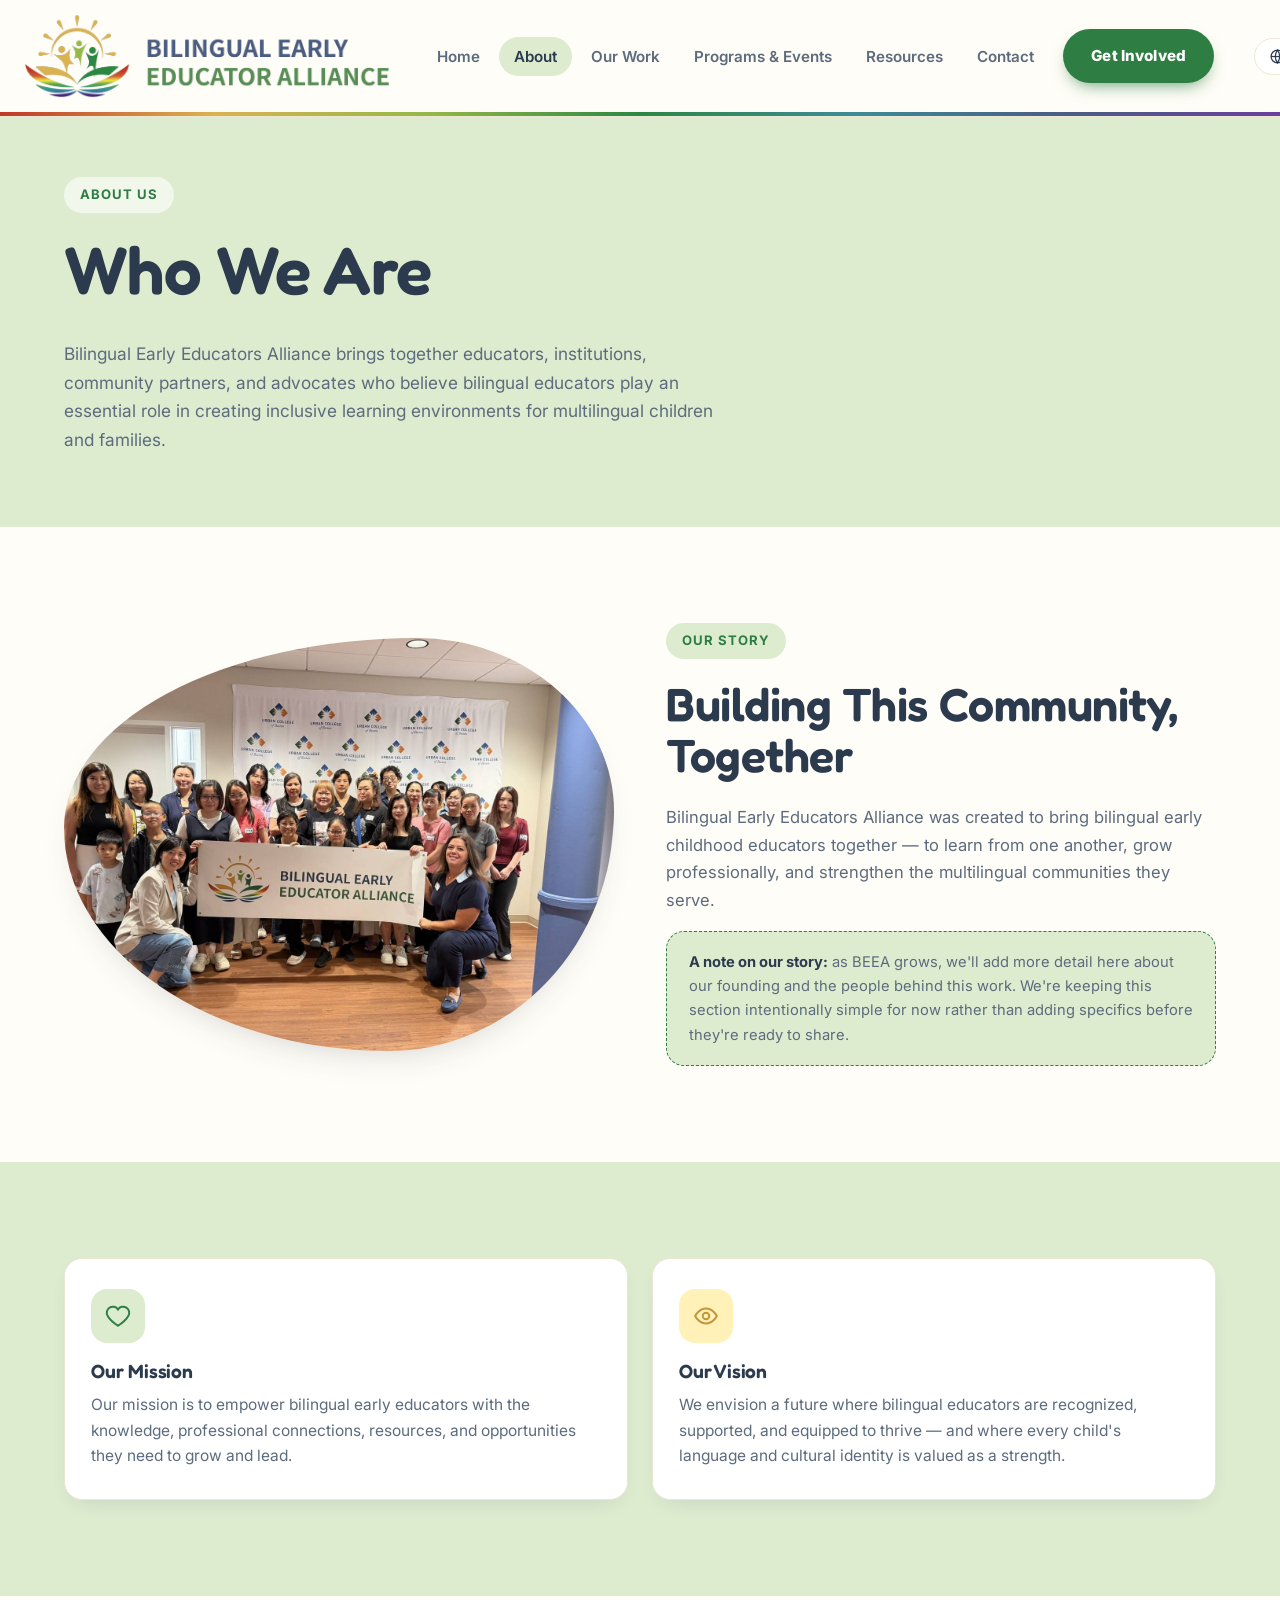
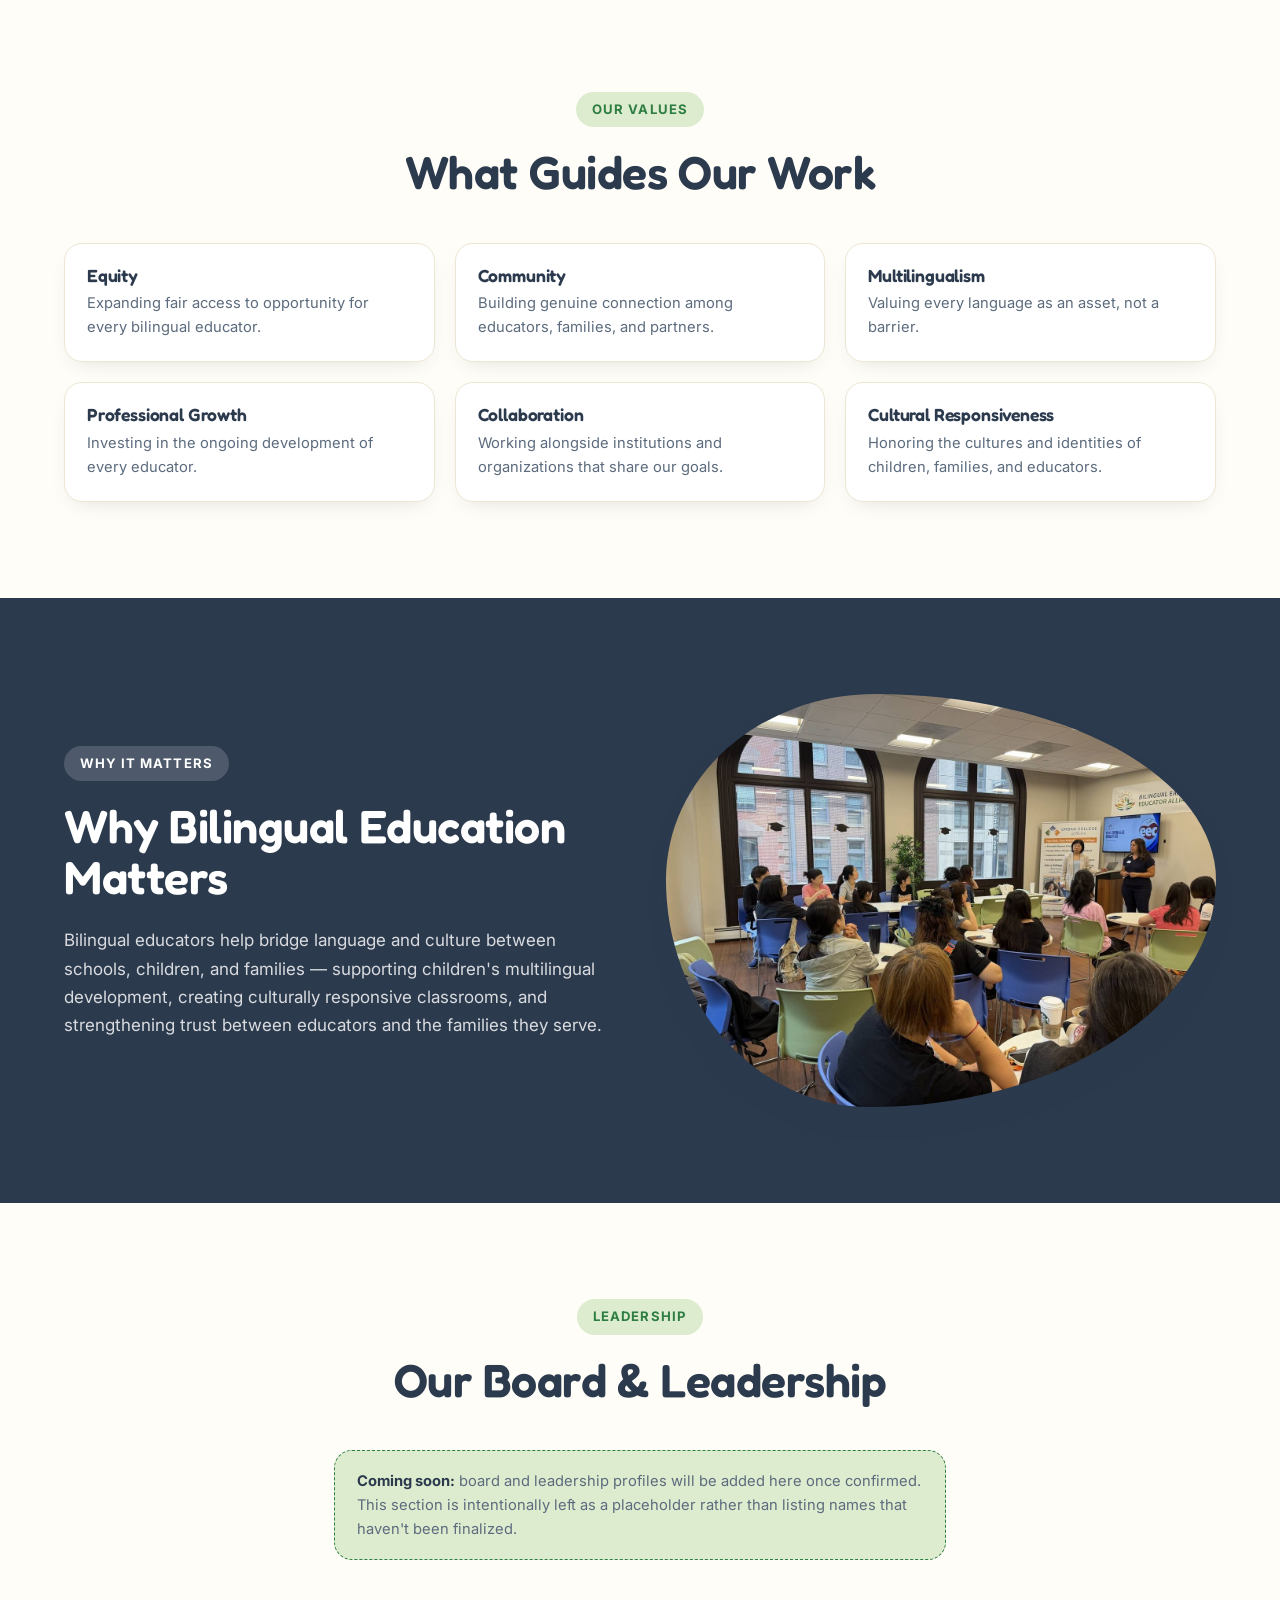
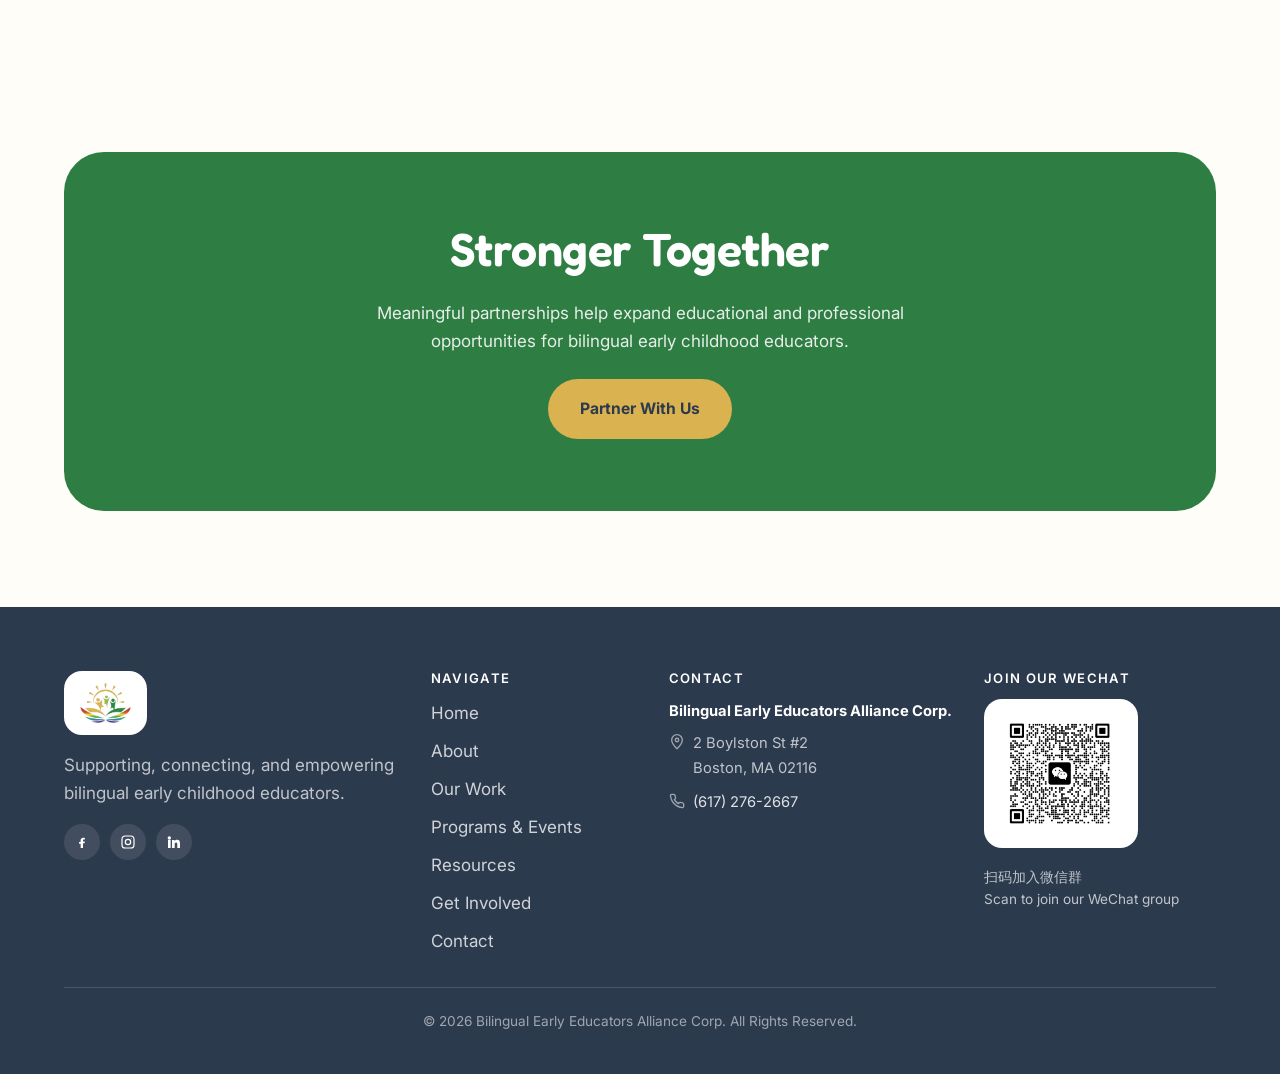
<file: about.html>
<!DOCTYPE html>

<html lang="en">
<head>
<meta charset="utf-8"/>
<meta content="width=device-width, initial-scale=1.0" name="viewport"/>
<title data-i18n="s010">About Us | Bilingual Early Educators Alliance</title>
<meta content="Learn about Bilingual Early Educators Alliance's story, mission, vision, and values, and why bilingual early education matters." data-i18n-content="s011" name="description"/>
<meta content="website" property="og:type"/>
<meta content="About Us | Bilingual Early Educators Alliance" data-i18n-content="s010" property="og:title"/>
<meta content="Our story, mission, vision, and values." data-i18n-content="s012" property="og:description"/>
<meta content="images/logo-full.png" property="og:image"/>
<meta content="https://bilingualearlyeducatorsalliance.com/about.html" property="og:url"/>
<link href="images/favicon-32.png" rel="icon" type="image/png"/>
<link href="images/favicon.png" rel="apple-touch-icon"/>
<link href="https://bilingualearlyeducatorsalliance.com/about.html" rel="canonical"/>
<link href="https://fonts.googleapis.com" rel="preconnect"/>
<link crossorigin="" href="https://fonts.gstatic.com" rel="preconnect"/>
<link href="https://fonts.googleapis.com/css2?family=Fredoka:wght@500;600;700&amp;family=Inter:wght@400;500;600;700;800&amp;display=swap" rel="stylesheet"/>
<link href="css/style.css" rel="stylesheet"/>
<script src="js/i18n.js"></script>
</head>
<body>
<a class="skip-link" data-i18n="s013" href="#main">Skip to main content</a>
<header class="site-header">
<nav aria-label="Main navigation" class="nav" data-i18n-aria-label="s064">
<a class="brand" href="index.html">
<img alt="Bilingual Early Educators Alliance" class="brand-logo" data-i18n-alt="s071" height="367" src="images/logo-full.png" width="1600"/>
</a>
<button aria-expanded="false" aria-label="Open menu" class="nav-toggle" data-i18n-aria-label="s065">
<svg aria-hidden="true" fill="none" stroke="currentColor" stroke-width="2" viewBox="0 0 24 24"><path d="M3 6h18M3 12h18M3 18h18" stroke-linecap="round"></path></svg>
</button>
<ul class="nav-links">
<li><a data-i18n="s014" href="index.html">Home</a></li>
<li><a aria-current="page" data-i18n="s015" href="about.html">About</a></li>
<li><a data-i18n="s016" href="our-work.html">Our Work</a></li>
<li><a data-i18n="s017" href="programs.html">Programs &amp; Events</a></li>
<li><a data-i18n="s018" href="resources.html">Resources</a></li>
<li><a data-i18n="s019" href="contact.html">Contact</a></li>
<li class="nav-cta"><a class="btn btn-primary btn-sm" data-i18n="s020" href="get-involved.html">Get Involved</a></li>
</ul>
<div class="lang-switch">
<button aria-expanded="false" aria-haspopup="true" aria-label="Select language" class="lang-btn" data-i18n-aria-label="lang_label" type="button">
<svg aria-hidden="true" fill="none" stroke="currentColor" stroke-width="1.8" viewBox="0 0 24 24"><circle cx="12" cy="12" r="9"></circle><path d="M3 12h18"></path><path d="M12 3a15 15 0 010 18 15 15 0 010-18z"></path></svg>
<span class="lang-current">EN</span>
<svg aria-hidden="true" class="lang-caret" fill="none" stroke="currentColor" stroke-width="2.2" viewBox="0 0 24 24"><path d="M6 9l6 6 6-6" stroke-linecap="round"></path></svg>
</button>
<ul class="lang-menu">
<li><button data-lang="en" type="button">English</button></li>
<li><button data-lang="zh" type="button">中文</button></li>
<li><button data-lang="es" type="button">Español</button></li>
</ul>
</div>
</nav>
<div aria-hidden="true" class="rainbow-strip"></div>
</header>
<main id="main">
<section class="page-hero on-sage">
<div class="container">
<span class="eyebrow" data-i18n="s021" style="background:rgba(255,255,255,0.6)">About Us</span>
<h1 data-i18n="s022">Who We Are</h1>
<p class="lede" data-i18n="s023">Bilingual Early Educators Alliance brings together educators, institutions, community partners, and advocates who believe bilingual educators play an essential role in creating inclusive learning environments for multilingual children and families.</p>
</div>
</section>
<!-- OUR STORY -->
<section>
<div class="container two-col reveal">
<div class="organic-photo shape-a">
<img alt="A group of bilingual educators gathered together holding a Bilingual Early Educators Alliance banner" data-i18n-alt="s072" height="1050" src="images/photo-group.jpg" width="1400"/>
</div>
<div class="story-block">
<span class="eyebrow" data-i18n="s024">Our Story</span>
<h2 data-i18n="s025">Building This Community, Together</h2>
<p data-i18n="s026">Bilingual Early Educators Alliance was created to bring bilingual early childhood educators together — to learn from one another, grow professionally, and strengthen the multilingual communities they serve.</p>
<div class="note">
<strong data-i18n="s027">A note on our story:</strong> <span data-i18n="s028">as BEEA grows, we'll add more detail here about our founding and the people behind this work. We're keeping this section intentionally simple for now rather than adding specifics before they're ready to share.</span></div>
</div>
</div>
</section>
<!-- MISSION + VISION -->
<section class="section-sage">
<div class="container">
<div class="card-grid" style="grid-template-columns:1fr 1fr">
<div class="card reveal">
<div aria-hidden="true" class="card-icon icon-tint-sage"><svg fill="none" stroke="currentColor" stroke-width="1.8" viewBox="0 0 24 24"><path d="M12 21s-7-4.5-9.5-9A5.5 5.5 0 0112 6a5.5 5.5 0 019.5 6c-2.5 4.5-9.5 9-9.5 9z"></path></svg></div>
<h3 data-i18n="s029">Our Mission</h3>
<p data-i18n="s030">Our mission is to empower bilingual early educators with the knowledge, professional connections, resources, and opportunities they need to grow and lead.</p>
</div>
<div class="card reveal">
<div aria-hidden="true" class="card-icon icon-tint-yellow"><svg fill="none" stroke="currentColor" stroke-width="1.8" viewBox="0 0 24 24"><path d="M2 12s3.5-7 10-7 10 7 10 7-3.5 7-10 7-10-7-10-7z"></path><circle cx="12" cy="12" r="3"></circle></svg></div>
<h3 data-i18n="s031">Our Vision</h3>
<p data-i18n="s032">We envision a future where bilingual educators are recognized, supported, and equipped to thrive — and where every child's language and cultural identity is valued as a strength.</p>
</div>
</div>
</div>
</section>
<!-- VALUES -->
<section>
<div class="container">
<div class="section-head center reveal">
<span class="eyebrow" data-i18n="s033" style="margin-inline:auto;display:table">Our Values</span>
<h2 data-i18n="s034">What Guides Our Work</h2>
</div>
<div class="values-grid reveal">
<div class="value-chip"><h4 data-i18n="s035">Equity</h4><p data-i18n="s036">Expanding fair access to opportunity for every bilingual educator.</p></div>
<div class="value-chip"><h4 data-i18n="s037">Community</h4><p data-i18n="s038">Building genuine connection among educators, families, and partners.</p></div>
<div class="value-chip"><h4 data-i18n="s039">Multilingualism</h4><p data-i18n="s040">Valuing every language as an asset, not a barrier.</p></div>
<div class="value-chip"><h4 data-i18n="s041">Professional Growth</h4><p data-i18n="s042">Investing in the ongoing development of every educator.</p></div>
<div class="value-chip"><h4 data-i18n="s043">Collaboration</h4><p data-i18n="s044">Working alongside institutions and organizations that share our goals.</p></div>
<div class="value-chip"><h4 data-i18n="s045">Cultural Responsiveness</h4><p data-i18n="s046">Honoring the cultures and identities of children, families, and educators.</p></div>
</div>
</div>
</section>
<!-- WHY BILINGUAL EDUCATION MATTERS -->
<section class="section-dark">
<div class="container two-col reveal">
<div>
<span class="eyebrow" data-i18n="s047">Why It Matters</span>
<h2 data-i18n="s048">Why Bilingual Education Matters</h2>
<p data-i18n="s049">Bilingual educators help bridge language and culture between schools, children, and families — supporting children's multilingual development, creating culturally responsive classrooms, and strengthening trust between educators and the families they serve.</p>
</div>
<div class="organic-photo shape-b">
<img alt="Bilingual educators attending a professional development workshop session" data-i18n-alt="s073" height="1050" src="images/photo-workshop.jpg" width="1400"/>
</div>
</div>
</section>
<!-- LEADERSHIP / BOARD -->
<section>
<div class="container">
<div class="section-head center reveal">
<span class="eyebrow" data-i18n="s050" style="margin-inline:auto;display:table">Leadership</span>
<h2 data-i18n="s051">Our Board &amp; Leadership</h2>
</div>
<div class="note reveal" style="max-width:68ch;margin-inline:auto;text-align:left">
<strong data-i18n="s052">Coming soon:</strong> <span data-i18n="s053">board and leadership profiles will be added here once confirmed. This section is intentionally left as a placeholder rather than listing names that haven't been finalized.</span></div>
</div>
</section>
<section>
<div class="container">
<div class="panel panel-forest cta-banner reveal">
<h2 data-i18n="s054">Stronger Together</h2>
<p data-i18n="s055">Meaningful partnerships help expand educational and professional opportunities for bilingual early childhood educators.</p>
<div class="hero-ctas">
<a class="btn btn-secondary" data-i18n="s056" href="get-involved.html">Partner With Us</a>
</div>
</div>
</div>
</section>
</main>
<footer class="site-footer">
<div class="container">
<div class="footer-grid">
<div>
<div class="footer-brand">
<div class="footer-logo-chip">
<img alt="Bilingual Early Educators Alliance" data-i18n-alt="s071" height="473" src="images/logo-icon.png" style="height:40px;width:auto" width="600"/>
</div>
</div>
<p class="footer-tag" data-i18n="s057">Supporting, connecting, and empowering bilingual early childhood educators.</p>
<div aria-label="Social media" class="footer-social-row" data-i18n-aria-label="s066">
<a aria-label="Facebook" data-i18n-aria-label="s067" href="#"><svg fill="currentColor" viewBox="0 0 24 24"><path d="M13.5 21v-7h2.3l.4-2.7h-2.7v-1.7c0-.8.2-1.3 1.4-1.3h1.4V5.9c-.7-.1-1.5-.2-2.4-.2-2.4 0-4 1.4-4 4v2.2H7.6v2.7h2.4V21h3.5z"></path></svg></a>
<a aria-label="Instagram" data-i18n-aria-label="s068" href="#"><svg fill="none" stroke="currentColor" stroke-width="1.8" viewBox="0 0 24 24"><rect height="18" rx="5" width="18" x="3" y="3"></rect><circle cx="12" cy="12" r="4"></circle><circle cx="17.2" cy="6.8" fill="currentColor" r="0.6" stroke="none"></circle></svg></a>
<a aria-label="LinkedIn" data-i18n-aria-label="s069" href="#"><svg fill="currentColor" viewBox="0 0 24 24"><path d="M4.98 3.5a2.5 2.5 0 11-.02 5 2.5 2.5 0 01.02-5zM3 9h4v12H3zM9 9h3.8v1.7h.05c.5-.9 1.8-1.9 3.6-1.9 3.9 0 4.5 2.5 4.5 5.8V21h-4v-5.4c0-1.3 0-3-1.8-3s-2.1 1.4-2.1 2.9V21H9z"></path></svg></a>
</div>
</div>
<nav aria-label="Footer navigation" class="footer-nav" data-i18n-aria-label="s070">
<h4 data-i18n="s058">Navigate</h4>
<ul>
<li><a data-i18n="s014" href="index.html">Home</a></li>
<li><a data-i18n="s015" href="about.html">About</a></li>
<li><a data-i18n="s016" href="our-work.html">Our Work</a></li>
<li><a data-i18n="s017" href="programs.html">Programs &amp; Events</a></li>
<li><a data-i18n="s018" href="resources.html">Resources</a></li>
<li><a data-i18n="s020" href="get-involved.html">Get Involved</a></li>
<li><a data-i18n="s019" href="contact.html">Contact</a></li>
</ul>
</nav>
<div class="footer-legal">
<h4 data-i18n="s019">Contact</h4>
<p><strong data-i18n="s005">Bilingual Early Educators Alliance Corp.</strong></p>
<div class="footer-contact-line">
<svg fill="none" stroke="currentColor" stroke-width="2" viewBox="0 0 24 24"><path d="M12 22s8-7.5 8-13a8 8 0 10-16 0c0 5.5 8 13 8 13z"></path><circle cx="12" cy="9" r="2.6"></circle></svg>
<span><span data-i18n="s059">2 Boylston St #2</span><br/><span data-i18n="s060">Boston, MA 02116</span></span>
</div>
<div class="footer-contact-line">
<svg fill="none" stroke="currentColor" stroke-width="2" viewBox="0 0 24 24"><path d="M22 16.9v3a2 2 0 01-2.2 2 19.8 19.8 0 01-8.6-3 19.5 19.5 0 01-6-6 19.8 19.8 0 01-3-8.7A2 2 0 014.1 2h3a2 2 0 012 1.7c.1 1 .4 2 .7 3a2 2 0 01-.5 2.1L8 10a16 16 0 006 6l1.2-1.3a2 2 0 012.1-.5c1 .3 2 .5 3 .7a2 2 0 011.7 2z"></path></svg>
<a data-i18n="s007" href="tel:16172762667">(617) 276-2667</a>
</div>
</div>
<div class="footer-connect">
<h4 data-i18n="s061">Join Our WeChat</h4>
<div class="footer-qr-card">
<img alt="QR code to join the Bilingual Early Educators Alliance WeChat group" data-i18n-alt="s074" height="614" src="images/wechat-qr.png" width="500"/>
</div>
<p><span data-i18n="s062">扫码加入微信群</span><br/><span data-i18n="s063">Scan to join our WeChat group</span></p>
</div>
</div>
<p class="footer-bottom"><span data-i18n="s008">©</span> <span data-year="">2026</span> <span data-i18n="s009">Bilingual Early Educators Alliance Corp. All Rights Reserved.</span></p>
</div>
</footer>
<script src="js/script.js"></script>
</body>
</html>
</file>
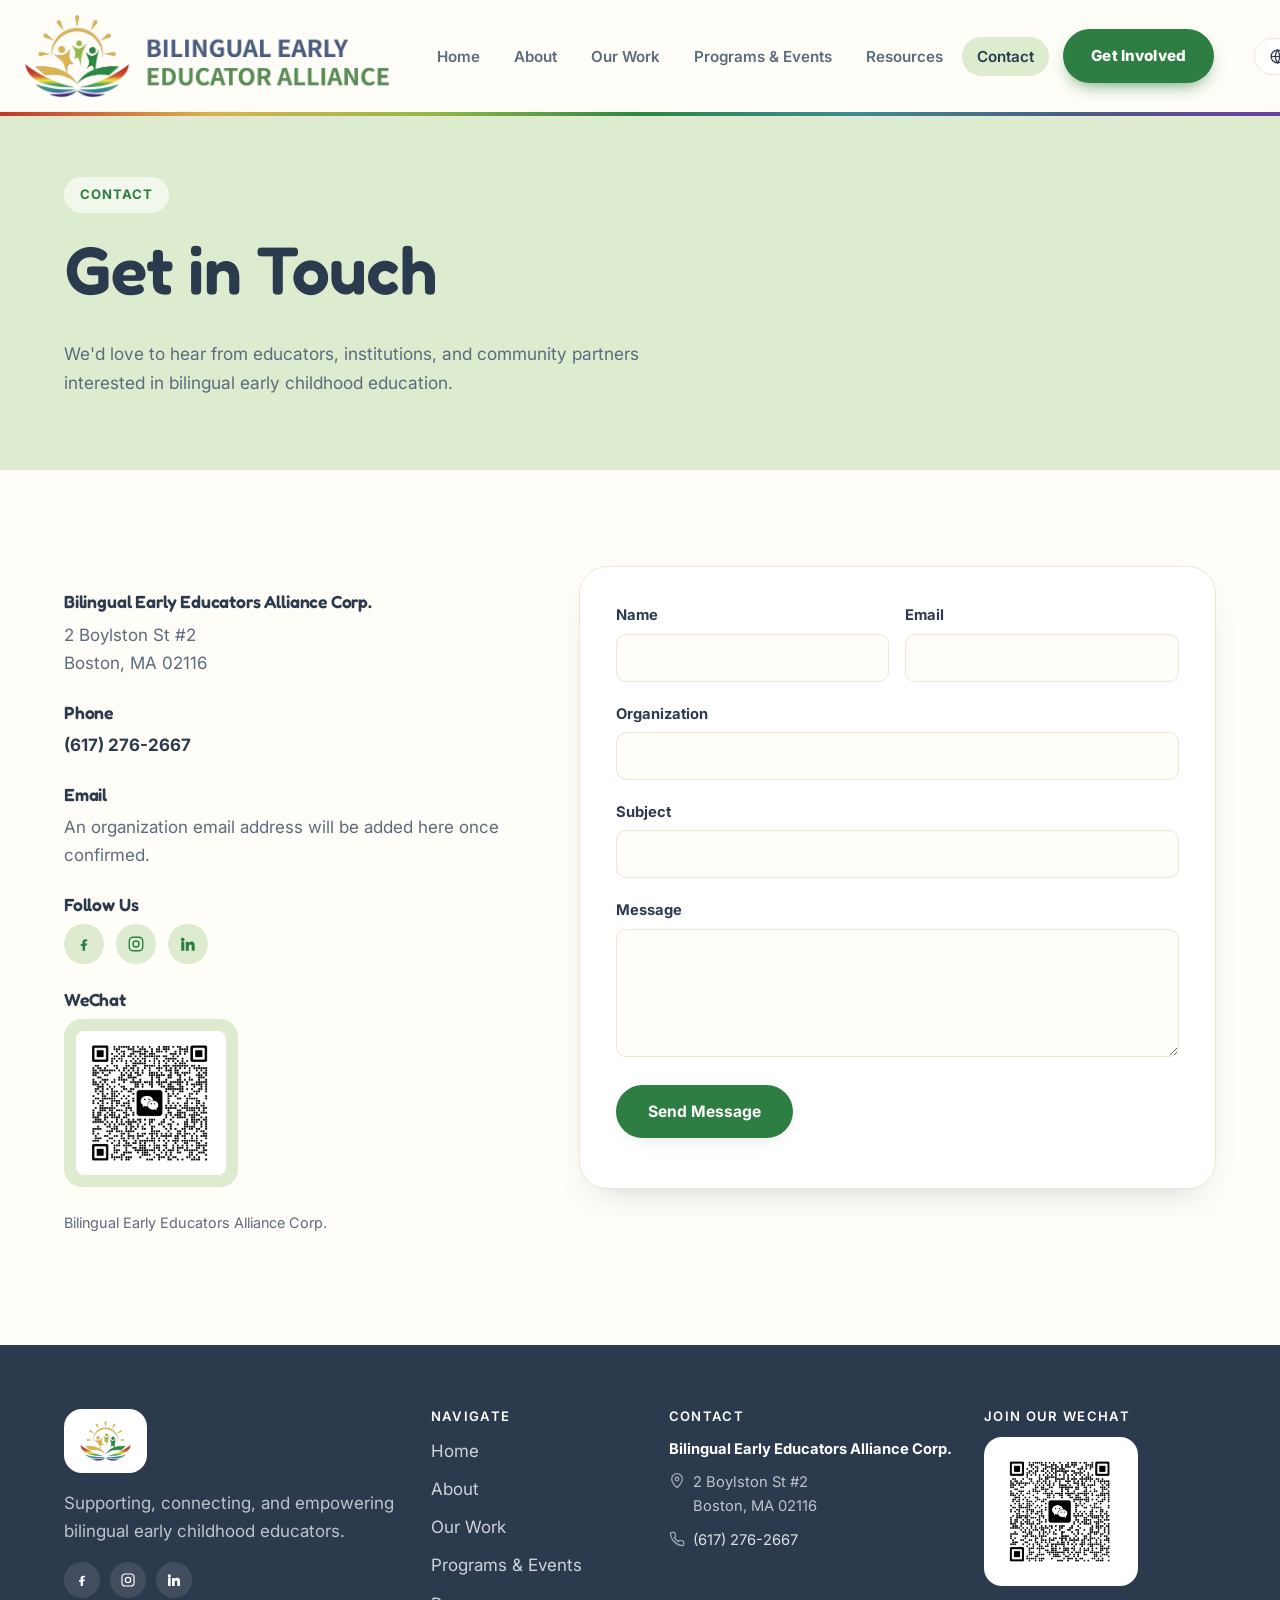
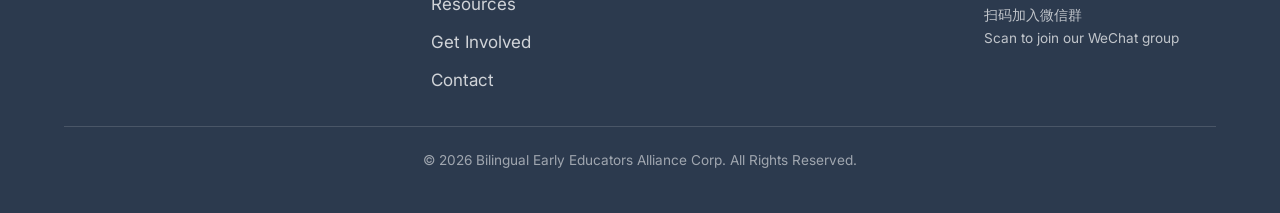
<file: contact.html>
<!DOCTYPE html>

<html lang="en">
<head>
<meta charset="utf-8"/>
<meta content="width=device-width, initial-scale=1.0" name="viewport"/>
<title data-i18n="s075">Contact Us | Bilingual Early Educators Alliance</title>
<meta content="Get in touch with Bilingual Early Educators Alliance in Boston, Massachusetts." data-i18n-content="s076" name="description"/>
<meta content="website" property="og:type"/>
<meta content="Contact Us | Bilingual Early Educators Alliance" data-i18n-content="s075" property="og:title"/>
<meta content="Reach out to Bilingual Early Educators Alliance." data-i18n-content="s077" property="og:description"/>
<meta content="images/logo-full.png" property="og:image"/>
<meta content="https://bilingualearlyeducatorsalliance.com/contact.html" property="og:url"/>
<link href="images/favicon-32.png" rel="icon" type="image/png"/>
<link href="images/favicon.png" rel="apple-touch-icon"/>
<link href="https://bilingualearlyeducatorsalliance.com/contact.html" rel="canonical"/>
<link href="https://fonts.googleapis.com" rel="preconnect"/>
<link crossorigin="" href="https://fonts.gstatic.com" rel="preconnect"/>
<link href="https://fonts.googleapis.com/css2?family=Fredoka:wght@500;600;700&amp;family=Inter:wght@400;500;600;700;800&amp;display=swap" rel="stylesheet"/>
<link href="css/style.css" rel="stylesheet"/>
<script src="js/i18n.js"></script>
</head>
<body>
<a class="skip-link" data-i18n="s013" href="#main">Skip to main content</a>
<header class="site-header">
<nav aria-label="Main navigation" class="nav" data-i18n-aria-label="s064">
<a class="brand" href="index.html">
<img alt="Bilingual Early Educators Alliance" class="brand-logo" data-i18n-alt="s071" height="367" src="images/logo-full.png" width="1600"/>
</a>
<button aria-expanded="false" aria-label="Open menu" class="nav-toggle" data-i18n-aria-label="s065">
<svg aria-hidden="true" fill="none" stroke="currentColor" stroke-width="2" viewBox="0 0 24 24"><path d="M3 6h18M3 12h18M3 18h18" stroke-linecap="round"></path></svg>
</button>
<ul class="nav-links">
<li><a data-i18n="s014" href="index.html">Home</a></li>
<li><a data-i18n="s015" href="about.html">About</a></li>
<li><a data-i18n="s016" href="our-work.html">Our Work</a></li>
<li><a data-i18n="s017" href="programs.html">Programs &amp; Events</a></li>
<li><a data-i18n="s018" href="resources.html">Resources</a></li>
<li><a aria-current="page" data-i18n="s019" href="contact.html">Contact</a></li>
<li class="nav-cta"><a class="btn btn-primary btn-sm" data-i18n="s020" href="get-involved.html">Get Involved</a></li>
</ul>
<div class="lang-switch">
<button aria-expanded="false" aria-haspopup="true" aria-label="Select language" class="lang-btn" data-i18n-aria-label="lang_label" type="button">
<svg aria-hidden="true" fill="none" stroke="currentColor" stroke-width="1.8" viewBox="0 0 24 24"><circle cx="12" cy="12" r="9"></circle><path d="M3 12h18"></path><path d="M12 3a15 15 0 010 18 15 15 0 010-18z"></path></svg>
<span class="lang-current">EN</span>
<svg aria-hidden="true" class="lang-caret" fill="none" stroke="currentColor" stroke-width="2.2" viewBox="0 0 24 24"><path d="M6 9l6 6 6-6" stroke-linecap="round"></path></svg>
</button>
<ul class="lang-menu">
<li><button data-lang="en" type="button">English</button></li>
<li><button data-lang="zh" type="button">中文</button></li>
<li><button data-lang="es" type="button">Español</button></li>
</ul>
</div>
</nav>
<div aria-hidden="true" class="rainbow-strip"></div>
</header>
<main id="main">
<section class="page-hero on-sage">
<div class="container">
<span class="eyebrow" data-i18n="s019" style="background:rgba(255,255,255,0.6)">Contact</span>
<h1 data-i18n="s078">Get in Touch</h1>
<p class="lede" data-i18n="s079">We'd love to hear from educators, institutions, and community partners interested in bilingual early childhood education.</p>
</div>
</section>
<section>
<div class="container contact-wrap">
<div class="contact-info reveal">
<h3 data-i18n="s005">Bilingual Early Educators Alliance Corp.</h3>
<address class="addr"><span data-i18n="s059">2 Boylston St #2</span><br/><span data-i18n="s060">Boston, MA 02116</span></address>
<h3 data-i18n="s080">Phone</h3>
<p><a data-i18n="s007" href="tel:16172762667" style="color:var(--ink);font-weight:700">(617) 276-2667</a></p>
<h3 data-i18n="s081">Email</h3>
<p data-i18n="s082">An organization email address will be added here once confirmed.</p>
<h3 data-i18n="s083">Follow Us</h3>
<div aria-label="Social media" class="social-row" data-i18n-aria-label="s066">
<a aria-label="Facebook" data-i18n-aria-label="s067" href="#"><svg fill="currentColor" viewBox="0 0 24 24"><path d="M13.5 21v-7h2.3l.4-2.7h-2.7v-1.7c0-.8.2-1.3 1.4-1.3h1.4V5.9c-.7-.1-1.5-.2-2.4-.2-2.4 0-4 1.4-4 4v2.2H7.6v2.7h2.4V21h3.5z"></path></svg></a>
<a aria-label="Instagram" data-i18n-aria-label="s068" href="#"><svg fill="none" stroke="currentColor" stroke-width="1.8" viewBox="0 0 24 24"><rect height="18" rx="5" width="18" x="3" y="3"></rect><circle cx="12" cy="12" r="4"></circle><circle cx="17.2" cy="6.8" fill="currentColor" r="0.6" stroke="none"></circle></svg></a>
<a aria-label="LinkedIn" data-i18n-aria-label="s069" href="#"><svg fill="currentColor" viewBox="0 0 24 24"><path d="M4.98 3.5a2.5 2.5 0 11-.02 5 2.5 2.5 0 01.02-5zM3 9h4v12H3zM9 9h3.8v1.7h.05c.5-.9 1.8-1.9 3.6-1.9 3.9 0 4.5 2.5 4.5 5.8V21h-4v-5.4c0-1.3 0-3-1.8-3s-2.1 1.4-2.1 2.9V21H9z"></path></svg></a>
</div>
<h3 data-i18n="s084">WeChat</h3>
<div class="footer-qr-card" style="background:var(--sage)">
<img alt="QR code to join the Bilingual Early Educators Alliance WeChat group" data-i18n-alt="s074" height="614" src="images/wechat-qr.png" style="max-width:150px" width="500"/>
</div>
<p class="ein" data-i18n="s085">Bilingual Early Educators Alliance Corp.</p>
</div>
<div class="form-card reveal">
<!--
            Connecting this form (no server required):
            1. Create a free account at https://formspree.io
            2. Create a new form and copy the endpoint it gives you,
               e.g. https://formspree.io/f/abc123xy
            3. Replace the "#" below in the form's action attribute with
               that endpoint.
            See README.md → "Connecting the contact form" for full steps.
          -->
<form action="#" id="contact-form" method="POST">
<div class="field-row">
<div class="field">
<label data-i18n="s086" for="name">Name</label>
<input autocomplete="name" id="name" name="name" required="" type="text"/>
</div>
<div class="field">
<label data-i18n="s081" for="email">Email</label>
<input autocomplete="email" id="email" name="email" required="" type="email"/>
</div>
</div>
<div class="field">
<label data-i18n="s087" for="organization">Organization</label>
<input autocomplete="organization" id="organization" name="organization" type="text"/>
</div>
<div class="field">
<label data-i18n="s088" for="subject">Subject</label>
<input id="subject" name="subject" required="" type="text"/>
</div>
<div class="field">
<label data-i18n="s089" for="message">Message</label>
<textarea id="message" name="message" required="" rows="5"></textarea>
</div>
<button class="btn btn-primary" data-i18n="s090" type="submit">Send Message</button>
<p aria-live="polite" class="form-status" role="status"></p>
</form>
</div>
</div>
</section>
</main>
<footer class="site-footer">
<div class="container">
<div class="footer-grid">
<div>
<div class="footer-brand">
<div class="footer-logo-chip">
<img alt="Bilingual Early Educators Alliance" data-i18n-alt="s071" height="473" src="images/logo-icon.png" style="height:40px;width:auto" width="600"/>
</div>
</div>
<p class="footer-tag" data-i18n="s057">Supporting, connecting, and empowering bilingual early childhood educators.</p>
<div aria-label="Social media" class="footer-social-row" data-i18n-aria-label="s066">
<a aria-label="Facebook" data-i18n-aria-label="s067" href="#"><svg fill="currentColor" viewBox="0 0 24 24"><path d="M13.5 21v-7h2.3l.4-2.7h-2.7v-1.7c0-.8.2-1.3 1.4-1.3h1.4V5.9c-.7-.1-1.5-.2-2.4-.2-2.4 0-4 1.4-4 4v2.2H7.6v2.7h2.4V21h3.5z"></path></svg></a>
<a aria-label="Instagram" data-i18n-aria-label="s068" href="#"><svg fill="none" stroke="currentColor" stroke-width="1.8" viewBox="0 0 24 24"><rect height="18" rx="5" width="18" x="3" y="3"></rect><circle cx="12" cy="12" r="4"></circle><circle cx="17.2" cy="6.8" fill="currentColor" r="0.6" stroke="none"></circle></svg></a>
<a aria-label="LinkedIn" data-i18n-aria-label="s069" href="#"><svg fill="currentColor" viewBox="0 0 24 24"><path d="M4.98 3.5a2.5 2.5 0 11-.02 5 2.5 2.5 0 01.02-5zM3 9h4v12H3zM9 9h3.8v1.7h.05c.5-.9 1.8-1.9 3.6-1.9 3.9 0 4.5 2.5 4.5 5.8V21h-4v-5.4c0-1.3 0-3-1.8-3s-2.1 1.4-2.1 2.9V21H9z"></path></svg></a>
</div>
</div>
<nav aria-label="Footer navigation" class="footer-nav" data-i18n-aria-label="s070">
<h4 data-i18n="s058">Navigate</h4>
<ul>
<li><a data-i18n="s014" href="index.html">Home</a></li>
<li><a data-i18n="s015" href="about.html">About</a></li>
<li><a data-i18n="s016" href="our-work.html">Our Work</a></li>
<li><a data-i18n="s017" href="programs.html">Programs &amp; Events</a></li>
<li><a data-i18n="s018" href="resources.html">Resources</a></li>
<li><a data-i18n="s020" href="get-involved.html">Get Involved</a></li>
<li><a data-i18n="s019" href="contact.html">Contact</a></li>
</ul>
</nav>
<div class="footer-legal">
<h4 data-i18n="s019">Contact</h4>
<p><strong data-i18n="s005">Bilingual Early Educators Alliance Corp.</strong></p>
<div class="footer-contact-line">
<svg fill="none" stroke="currentColor" stroke-width="2" viewBox="0 0 24 24"><path d="M12 22s8-7.5 8-13a8 8 0 10-16 0c0 5.5 8 13 8 13z"></path><circle cx="12" cy="9" r="2.6"></circle></svg>
<span><span data-i18n="s059">2 Boylston St #2</span><br/><span data-i18n="s060">Boston, MA 02116</span></span>
</div>
<div class="footer-contact-line">
<svg fill="none" stroke="currentColor" stroke-width="2" viewBox="0 0 24 24"><path d="M22 16.9v3a2 2 0 01-2.2 2 19.8 19.8 0 01-8.6-3 19.5 19.5 0 01-6-6 19.8 19.8 0 01-3-8.7A2 2 0 014.1 2h3a2 2 0 012 1.7c.1 1 .4 2 .7 3a2 2 0 01-.5 2.1L8 10a16 16 0 006 6l1.2-1.3a2 2 0 012.1-.5c1 .3 2 .5 3 .7a2 2 0 011.7 2z"></path></svg>
<a data-i18n="s007" href="tel:16172762667">(617) 276-2667</a>
</div>
</div>
<div class="footer-connect">
<h4 data-i18n="s061">Join Our WeChat</h4>
<div class="footer-qr-card">
<img alt="QR code to join the Bilingual Early Educators Alliance WeChat group" data-i18n-alt="s074" height="614" src="images/wechat-qr.png" width="500"/>
</div>
<p><span data-i18n="s062">扫码加入微信群</span><br/><span data-i18n="s063">Scan to join our WeChat group</span></p>
</div>
</div>
<p class="footer-bottom"><span data-i18n="s008">©</span> <span data-year="">2026</span> <span data-i18n="s009">Bilingual Early Educators Alliance Corp. All Rights Reserved.</span></p>
</div>
</footer>
<script src="js/script.js"></script>
</body>
</html>
</file>
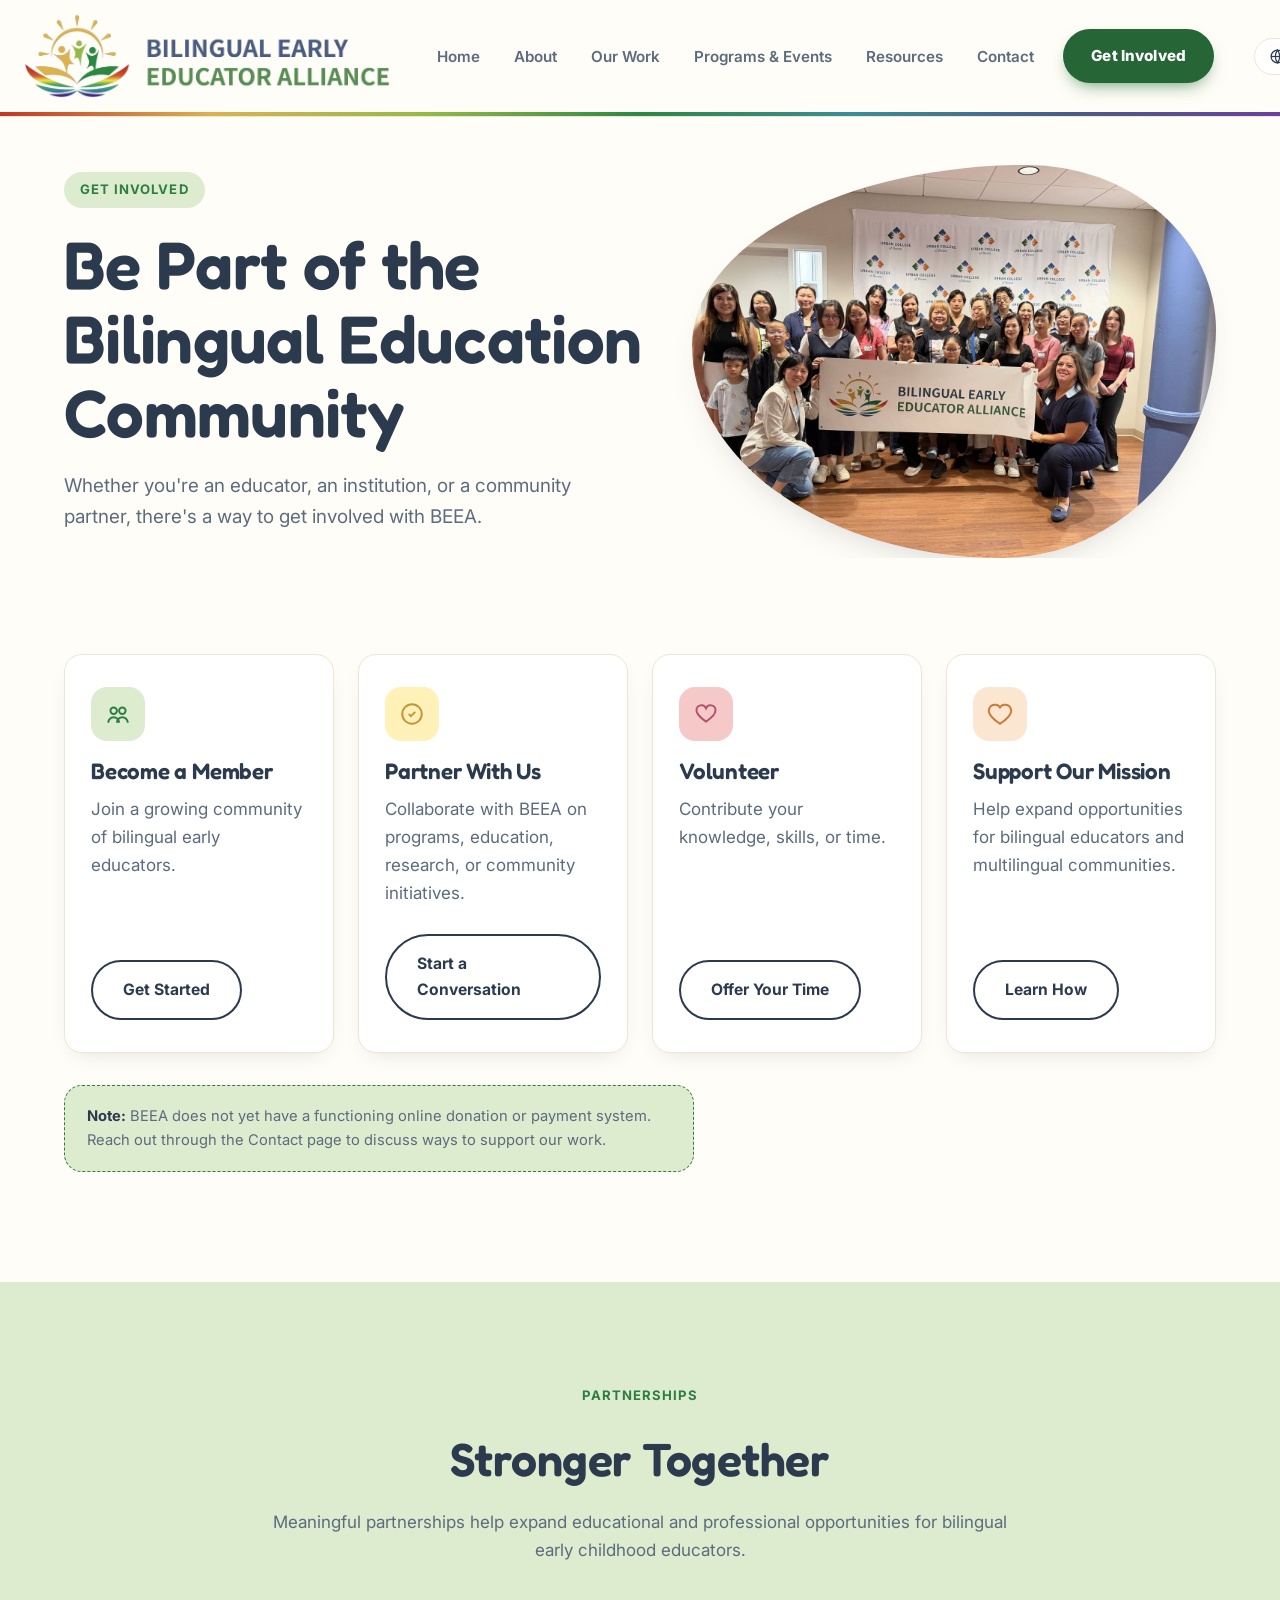
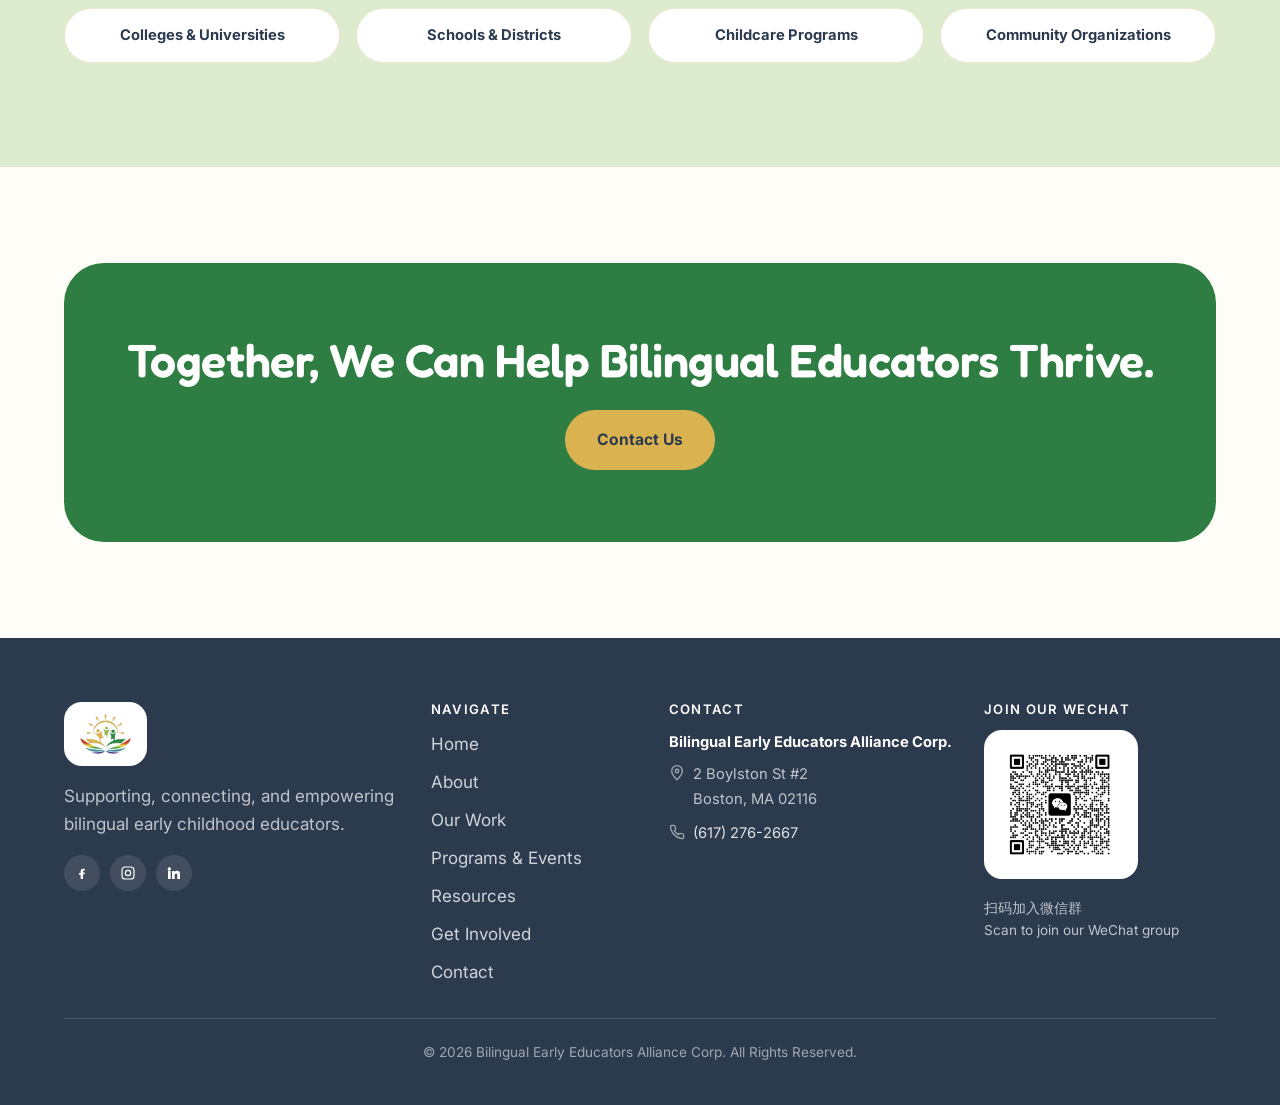
<file: get-involved.html>
<!DOCTYPE html>

<html lang="en">
<head>
<meta charset="utf-8"/>
<meta content="width=device-width, initial-scale=1.0" name="viewport"/>
<title data-i18n="s091">Get Involved | Bilingual Early Educators Alliance</title>
<meta content="Become a member, partner with us, volunteer, or support the mission of Bilingual Early Educators Alliance." data-i18n-content="s092" name="description"/>
<meta content="website" property="og:type"/>
<meta content="Get Involved | Bilingual Early Educators Alliance" data-i18n-content="s091" property="og:title"/>
<meta content="Join a growing community of bilingual early educators." data-i18n-content="s093" property="og:description"/>
<meta content="images/logo-full.png" property="og:image"/>
<meta content="https://bilingualearlyeducatorsalliance.com/get-involved.html" property="og:url"/>
<link href="images/favicon-32.png" rel="icon" type="image/png"/>
<link href="images/favicon.png" rel="apple-touch-icon"/>
<link href="https://bilingualearlyeducatorsalliance.com/get-involved.html" rel="canonical"/>
<link href="https://fonts.googleapis.com" rel="preconnect"/>
<link crossorigin="" href="https://fonts.gstatic.com" rel="preconnect"/>
<link href="https://fonts.googleapis.com/css2?family=Fredoka:wght@500;600;700&amp;family=Inter:wght@400;500;600;700;800&amp;display=swap" rel="stylesheet"/>
<link href="css/style.css" rel="stylesheet"/>
<script src="js/i18n.js"></script>
</head>
<body>
<a class="skip-link" data-i18n="s013" href="#main">Skip to main content</a>
<header class="site-header">
<nav aria-label="Main navigation" class="nav" data-i18n-aria-label="s064">
<a class="brand" href="index.html">
<img alt="Bilingual Early Educators Alliance" class="brand-logo" data-i18n-alt="s071" height="367" src="images/logo-full.png" width="1600"/>
</a>
<button aria-expanded="false" aria-label="Open menu" class="nav-toggle" data-i18n-aria-label="s065">
<svg aria-hidden="true" fill="none" stroke="currentColor" stroke-width="2" viewBox="0 0 24 24"><path d="M3 6h18M3 12h18M3 18h18" stroke-linecap="round"></path></svg>
</button>
<ul class="nav-links">
<li><a data-i18n="s014" href="index.html">Home</a></li>
<li><a data-i18n="s015" href="about.html">About</a></li>
<li><a data-i18n="s016" href="our-work.html">Our Work</a></li>
<li><a data-i18n="s017" href="programs.html">Programs &amp; Events</a></li>
<li><a data-i18n="s018" href="resources.html">Resources</a></li>
<li><a data-i18n="s019" href="contact.html">Contact</a></li>
<li class="nav-cta"><a aria-current="page" class="btn btn-primary btn-sm" data-i18n="s020" href="get-involved.html">Get Involved</a></li>
</ul>
<div class="lang-switch">
<button aria-expanded="false" aria-haspopup="true" aria-label="Select language" class="lang-btn" data-i18n-aria-label="lang_label" type="button">
<svg aria-hidden="true" fill="none" stroke="currentColor" stroke-width="1.8" viewBox="0 0 24 24"><circle cx="12" cy="12" r="9"></circle><path d="M3 12h18"></path><path d="M12 3a15 15 0 010 18 15 15 0 010-18z"></path></svg>
<span class="lang-current">EN</span>
<svg aria-hidden="true" class="lang-caret" fill="none" stroke="currentColor" stroke-width="2.2" viewBox="0 0 24 24"><path d="M6 9l6 6 6-6" stroke-linecap="round"></path></svg>
</button>
<ul class="lang-menu">
<li><button data-lang="en" type="button">English</button></li>
<li><button data-lang="zh" type="button">中文</button></li>
<li><button data-lang="es" type="button">Español</button></li>
</ul>
</div>
</nav>
<div aria-hidden="true" class="rainbow-strip"></div>
</header>
<main id="main">
<section class="hero" style="padding-bottom:0">
<div class="container">
<div>
<span class="eyebrow" data-i18n="s020">Get Involved</span>
<h1 data-i18n="s094">Be Part of the Bilingual Education Community</h1>
<p class="lede" data-i18n="s095">Whether you're an educator, an institution, or a community partner, there's a way to get involved with BEEA.</p>
</div>
<div class="organic-photo shape-a reveal">
<img alt="A group of bilingual educators gathered together holding a Bilingual Early Educators Alliance banner" data-i18n-alt="s072" height="1050" src="images/photo-group.jpg" width="1400"/>
</div>
</div>
</section>
<section>
<div class="container">
<div class="involve-grid reveal">
<div class="involve-card">
<div aria-hidden="true" class="card-icon icon-tint-sage"><svg fill="none" stroke="currentColor" stroke-width="1.8" viewBox="0 0 24 24"><circle cx="8" cy="9" r="3"></circle><circle cx="16" cy="9" r="3"></circle><path d="M3 20c0-3 2.5-5 5-5s5 2 5 5"></path><path d="M11 20c0-3 2.5-5 5-5s5 2 5 5"></path></svg></div>
<h3 data-i18n="s096">Become a Member</h3>
<p data-i18n="s093">Join a growing community of bilingual early educators.</p>
<a class="btn btn-outline-ink" data-i18n="s097" href="contact.html">Get Started</a>
</div>
<div class="involve-card">
<div aria-hidden="true" class="card-icon icon-tint-yellow"><svg fill="none" stroke="currentColor" stroke-width="1.8" viewBox="0 0 24 24"><path d="M9 12l2 2 4-4"></path><circle cx="12" cy="12" r="9"></circle></svg></div>
<h3 data-i18n="s056">Partner With Us</h3>
<p data-i18n="s098">Collaborate with BEEA on programs, education, research, or community initiatives.</p>
<a class="btn btn-outline-ink" data-i18n="s099" href="contact.html">Start a Conversation</a>
</div>
<div class="involve-card">
<div aria-hidden="true" class="card-icon icon-tint-pink"><svg fill="none" stroke="currentColor" stroke-width="1.8" viewBox="0 0 24 24"><path d="M20.8 8.6c0 4.6-8.8 10.4-8.8 10.4S3.2 13.2 3.2 8.6a4.6 4.6 0 018.8-1.9 4.6 4.6 0 018.8 1.9z"></path></svg></div>
<h3 data-i18n="s100">Volunteer</h3>
<p data-i18n="s101">Contribute your knowledge, skills, or time.</p>
<a class="btn btn-outline-ink" data-i18n="s102" href="contact.html">Offer Your Time</a>
</div>
<div class="involve-card">
<div aria-hidden="true" class="card-icon icon-tint-orange"><svg fill="none" stroke="currentColor" stroke-width="1.8" viewBox="0 0 24 24"><path d="M12 21s-7-4.5-9.5-9A5.5 5.5 0 0112 6a5.5 5.5 0 019.5 6c-2.5 4.5-9.5 9-9.5 9z"></path></svg></div>
<h3 data-i18n="s103">Support Our Mission</h3>
<p data-i18n="s104">Help expand opportunities for bilingual educators and multilingual communities.</p>
<a class="btn btn-outline-ink" data-i18n="s105" href="contact.html">Learn How</a>
</div>
</div>
<p class="note reveal" style="margin-top:32px;max-width:70ch">
<strong data-i18n="s106">Note:</strong> <span data-i18n="s107">BEEA does not yet have a functioning online donation or payment system. Reach out through the Contact page to discuss ways to support our work.</span></p>
</div>
</section>
<!-- PARTNERSHIPS -->
<section class="section-sage">
<div class="container">
<div class="section-head center reveal">
<span class="eyebrow" data-i18n="s108" style="margin-inline:auto;display:table">Partnerships</span>
<h2 data-i18n="s054">Stronger Together</h2>
<p data-i18n="s055" style="margin-inline:auto">Meaningful partnerships help expand educational and professional opportunities for bilingual early childhood educators.</p>
</div>
<div class="partner-types reveal">
<div class="partner-type" data-i18n="s109">Colleges &amp; Universities</div>
<div class="partner-type" data-i18n="s110">Schools &amp; Districts</div>
<div class="partner-type" data-i18n="s111">Childcare Programs</div>
<div class="partner-type" data-i18n="s112">Community Organizations</div>
</div>
</div>
</section>
<section>
<div class="container">
<div class="panel panel-forest cta-banner reveal">
<h2 data-i18n="s113">Together, We Can Help Bilingual Educators Thrive.</h2>
<div class="hero-ctas">
<a class="btn btn-secondary" data-i18n="s114" href="contact.html">Contact Us</a>
</div>
</div>
</div>
</section>
</main>
<footer class="site-footer">
<div class="container">
<div class="footer-grid">
<div>
<div class="footer-brand">
<div class="footer-logo-chip">
<img alt="Bilingual Early Educators Alliance" data-i18n-alt="s071" height="473" src="images/logo-icon.png" style="height:40px;width:auto" width="600"/>
</div>
</div>
<p class="footer-tag" data-i18n="s057">Supporting, connecting, and empowering bilingual early childhood educators.</p>
<div aria-label="Social media" class="footer-social-row" data-i18n-aria-label="s066">
<a aria-label="Facebook" data-i18n-aria-label="s067" href="#"><svg fill="currentColor" viewBox="0 0 24 24"><path d="M13.5 21v-7h2.3l.4-2.7h-2.7v-1.7c0-.8.2-1.3 1.4-1.3h1.4V5.9c-.7-.1-1.5-.2-2.4-.2-2.4 0-4 1.4-4 4v2.2H7.6v2.7h2.4V21h3.5z"></path></svg></a>
<a aria-label="Instagram" data-i18n-aria-label="s068" href="#"><svg fill="none" stroke="currentColor" stroke-width="1.8" viewBox="0 0 24 24"><rect height="18" rx="5" width="18" x="3" y="3"></rect><circle cx="12" cy="12" r="4"></circle><circle cx="17.2" cy="6.8" fill="currentColor" r="0.6" stroke="none"></circle></svg></a>
<a aria-label="LinkedIn" data-i18n-aria-label="s069" href="#"><svg fill="currentColor" viewBox="0 0 24 24"><path d="M4.98 3.5a2.5 2.5 0 11-.02 5 2.5 2.5 0 01.02-5zM3 9h4v12H3zM9 9h3.8v1.7h.05c.5-.9 1.8-1.9 3.6-1.9 3.9 0 4.5 2.5 4.5 5.8V21h-4v-5.4c0-1.3 0-3-1.8-3s-2.1 1.4-2.1 2.9V21H9z"></path></svg></a>
</div>
</div>
<nav aria-label="Footer navigation" class="footer-nav" data-i18n-aria-label="s070">
<h4 data-i18n="s058">Navigate</h4>
<ul>
<li><a data-i18n="s014" href="index.html">Home</a></li>
<li><a data-i18n="s015" href="about.html">About</a></li>
<li><a data-i18n="s016" href="our-work.html">Our Work</a></li>
<li><a data-i18n="s017" href="programs.html">Programs &amp; Events</a></li>
<li><a data-i18n="s018" href="resources.html">Resources</a></li>
<li><a data-i18n="s020" href="get-involved.html">Get Involved</a></li>
<li><a data-i18n="s019" href="contact.html">Contact</a></li>
</ul>
</nav>
<div class="footer-legal">
<h4 data-i18n="s019">Contact</h4>
<p><strong data-i18n="s005">Bilingual Early Educators Alliance Corp.</strong></p>
<div class="footer-contact-line">
<svg fill="none" stroke="currentColor" stroke-width="2" viewBox="0 0 24 24"><path d="M12 22s8-7.5 8-13a8 8 0 10-16 0c0 5.5 8 13 8 13z"></path><circle cx="12" cy="9" r="2.6"></circle></svg>
<span><span data-i18n="s059">2 Boylston St #2</span><br/><span data-i18n="s060">Boston, MA 02116</span></span>
</div>
<div class="footer-contact-line">
<svg fill="none" stroke="currentColor" stroke-width="2" viewBox="0 0 24 24"><path d="M22 16.9v3a2 2 0 01-2.2 2 19.8 19.8 0 01-8.6-3 19.5 19.5 0 01-6-6 19.8 19.8 0 01-3-8.7A2 2 0 014.1 2h3a2 2 0 012 1.7c.1 1 .4 2 .7 3a2 2 0 01-.5 2.1L8 10a16 16 0 006 6l1.2-1.3a2 2 0 012.1-.5c1 .3 2 .5 3 .7a2 2 0 011.7 2z"></path></svg>
<a data-i18n="s007" href="tel:16172762667">(617) 276-2667</a>
</div>
</div>
<div class="footer-connect">
<h4 data-i18n="s061">Join Our WeChat</h4>
<div class="footer-qr-card">
<img alt="QR code to join the Bilingual Early Educators Alliance WeChat group" data-i18n-alt="s074" height="614" src="images/wechat-qr.png" width="500"/>
</div>
<p><span data-i18n="s062">扫码加入微信群</span><br/><span data-i18n="s063">Scan to join our WeChat group</span></p>
</div>
</div>
<p class="footer-bottom"><span data-i18n="s008">©</span> <span data-year="">2026</span> <span data-i18n="s009">Bilingual Early Educators Alliance Corp. All Rights Reserved.</span></p>
</div>
</footer>
<script src="js/script.js"></script>
</body>
</html>
</file>
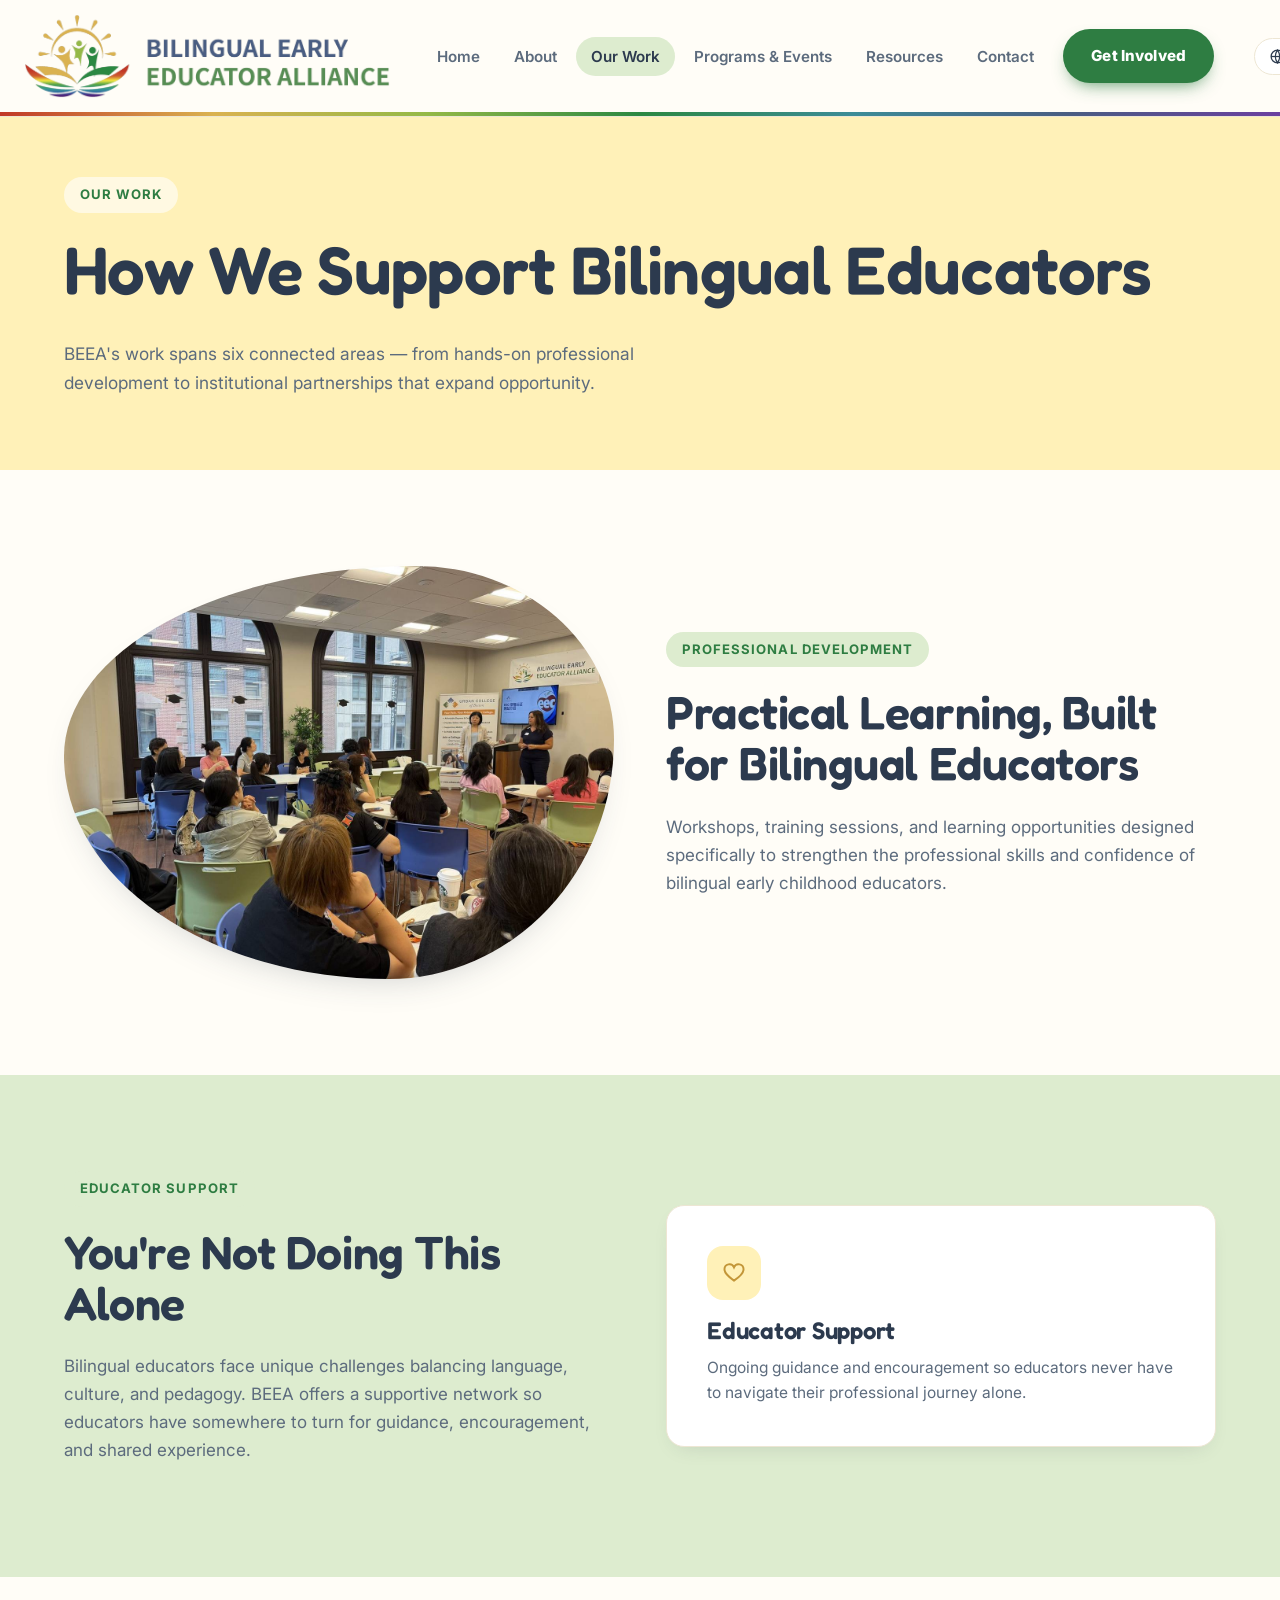
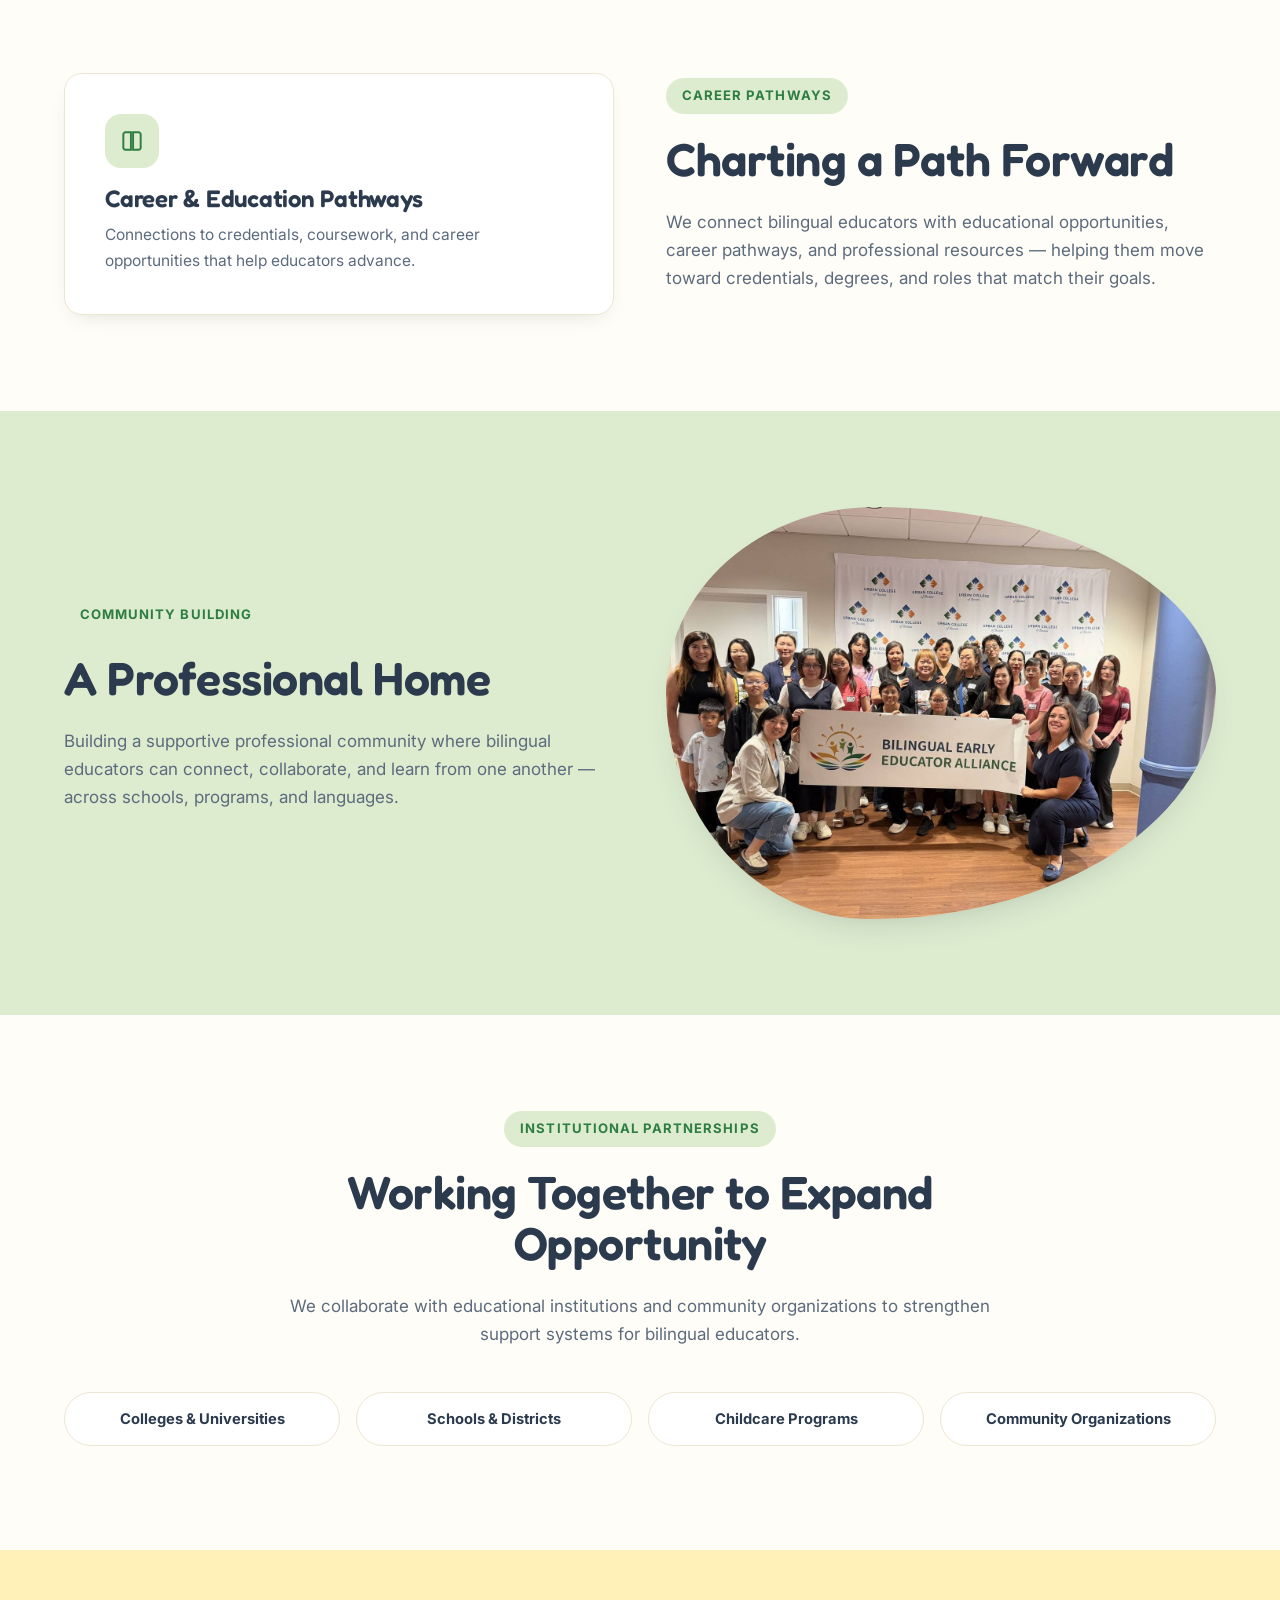
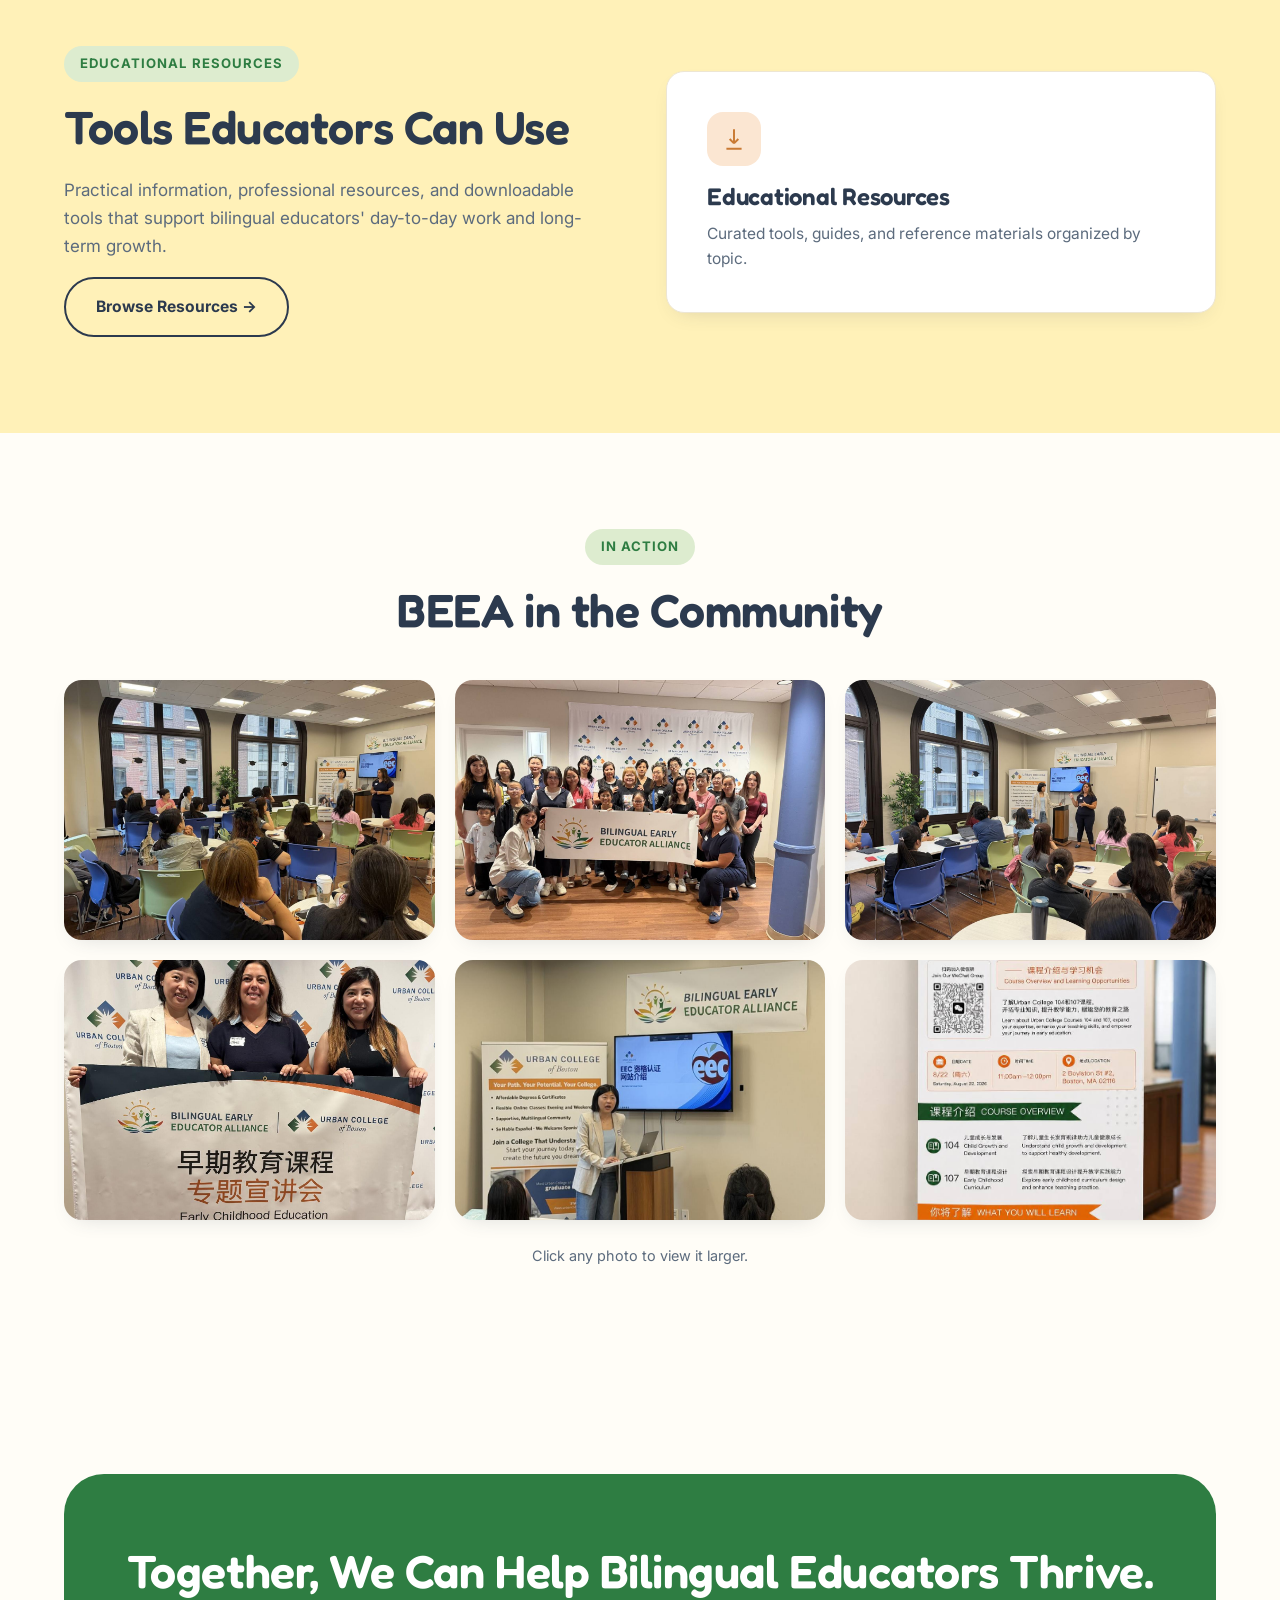
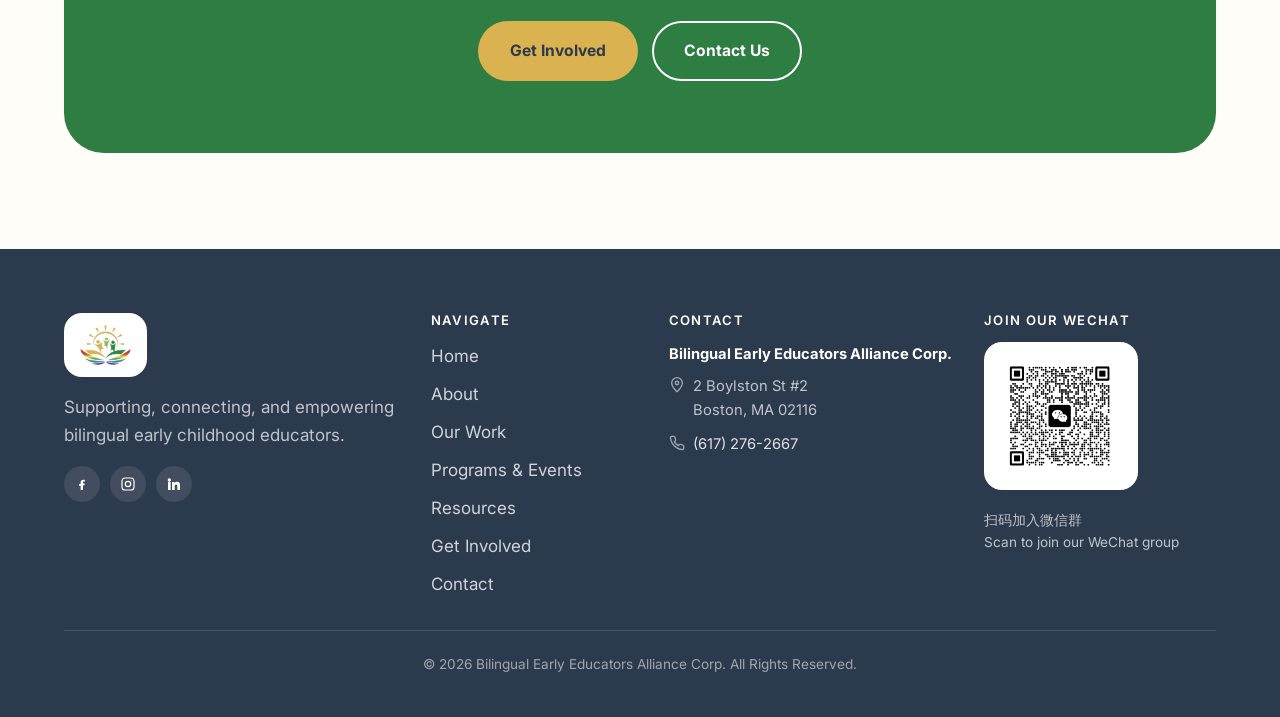
<file: our-work.html>
<!DOCTYPE html>

<html lang="en">
<head>
<meta charset="utf-8"/>
<meta content="width=device-width, initial-scale=1.0" name="viewport"/>
<title data-i18n="s174">Our Work | Bilingual Early Educators Alliance</title>
<meta content="Explore how Bilingual Early Educators Alliance supports educators through professional development, career pathways, community building, and institutional partnerships." data-i18n-content="s175" name="description"/>
<meta content="website" property="og:type"/>
<meta content="Our Work | Bilingual Early Educators Alliance" data-i18n-content="s174" property="og:title"/>
<meta content="Professional development, career pathways, community, and partnerships." data-i18n-content="s176" property="og:description"/>
<meta content="images/logo-full.png" property="og:image"/>
<meta content="https://bilingualearlyeducatorsalliance.com/our-work.html" property="og:url"/>
<link href="images/favicon-32.png" rel="icon" type="image/png"/>
<link href="images/favicon.png" rel="apple-touch-icon"/>
<link href="https://bilingualearlyeducatorsalliance.com/our-work.html" rel="canonical"/>
<link href="https://fonts.googleapis.com" rel="preconnect"/>
<link crossorigin="" href="https://fonts.gstatic.com" rel="preconnect"/>
<link href="https://fonts.googleapis.com/css2?family=Fredoka:wght@500;600;700&amp;family=Inter:wght@400;500;600;700;800&amp;display=swap" rel="stylesheet"/>
<link href="css/style.css" rel="stylesheet"/>
<script src="js/i18n.js"></script>
</head>
<body>
<a class="skip-link" data-i18n="s013" href="#main">Skip to main content</a>
<header class="site-header">
<nav aria-label="Main navigation" class="nav" data-i18n-aria-label="s064">
<a class="brand" href="index.html">
<img alt="Bilingual Early Educators Alliance" class="brand-logo" data-i18n-alt="s071" height="367" src="images/logo-full.png" width="1600"/>
</a>
<button aria-expanded="false" aria-label="Open menu" class="nav-toggle" data-i18n-aria-label="s065">
<svg aria-hidden="true" fill="none" stroke="currentColor" stroke-width="2" viewBox="0 0 24 24"><path d="M3 6h18M3 12h18M3 18h18" stroke-linecap="round"></path></svg>
</button>
<ul class="nav-links">
<li><a data-i18n="s014" href="index.html">Home</a></li>
<li><a data-i18n="s015" href="about.html">About</a></li>
<li><a aria-current="page" data-i18n="s016" href="our-work.html">Our Work</a></li>
<li><a data-i18n="s017" href="programs.html">Programs &amp; Events</a></li>
<li><a data-i18n="s018" href="resources.html">Resources</a></li>
<li><a data-i18n="s019" href="contact.html">Contact</a></li>
<li class="nav-cta"><a class="btn btn-primary btn-sm" data-i18n="s020" href="get-involved.html">Get Involved</a></li>
</ul>
<div class="lang-switch">
<button aria-expanded="false" aria-haspopup="true" aria-label="Select language" class="lang-btn" data-i18n-aria-label="lang_label" type="button">
<svg aria-hidden="true" fill="none" stroke="currentColor" stroke-width="1.8" viewBox="0 0 24 24"><circle cx="12" cy="12" r="9"></circle><path d="M3 12h18"></path><path d="M12 3a15 15 0 010 18 15 15 0 010-18z"></path></svg>
<span class="lang-current">EN</span>
<svg aria-hidden="true" class="lang-caret" fill="none" stroke="currentColor" stroke-width="2.2" viewBox="0 0 24 24"><path d="M6 9l6 6 6-6" stroke-linecap="round"></path></svg>
</button>
<ul class="lang-menu">
<li><button data-lang="en" type="button">English</button></li>
<li><button data-lang="zh" type="button">中文</button></li>
<li><button data-lang="es" type="button">Español</button></li>
</ul>
</div>
</nav>
<div aria-hidden="true" class="rainbow-strip"></div>
</header>
<main id="main">
<section class="page-hero on-yellow">
<div class="container">
<span class="eyebrow" data-i18n="s016" style="background:rgba(255,255,255,0.6)">Our Work</span>
<h1 data-i18n="s177">How We Support Bilingual Educators</h1>
<p class="lede" data-i18n="s178">BEEA's work spans six connected areas — from hands-on professional development to institutional partnerships that expand opportunity.</p>
</div>
</section>
<!-- Professional Development -->
<section>
<div class="container two-col reveal">
<div class="organic-photo shape-a">
<img alt="Bilingual educators attending a professional development workshop" data-i18n-alt="s203" height="1050" src="images/photo-workshop.jpg" width="1400"/>
</div>
<div>
<span class="eyebrow" data-i18n="s126">Professional Development</span>
<h2 data-i18n="s179">Practical Learning, Built for Bilingual Educators</h2>
<p data-i18n="s180">Workshops, training sessions, and learning opportunities designed specifically to strengthen the professional skills and confidence of bilingual early childhood educators.</p>
</div>
</div>
</section>
<!-- Educator Support -->
<section class="section-sage">
<div class="container two-col reverse reveal">
<div class="card" style="padding:40px">
<div aria-hidden="true" class="card-icon icon-tint-yellow"><svg fill="none" stroke="currentColor" stroke-width="1.8" viewBox="0 0 24 24"><path d="M20.8 8.6c0 4.6-8.8 10.4-8.8 10.4S3.2 13.2 3.2 8.6a4.6 4.6 0 018.8-1.9 4.6 4.6 0 018.8 1.9z"></path></svg></div>
<h3 data-i18n="s181" style="font-size:1.5rem">Educator Support</h3>
<p data-i18n="s182">Ongoing guidance and encouragement so educators never have to navigate their professional journey alone.</p>
</div>
<div>
<span class="eyebrow" data-i18n="s181">Educator Support</span>
<h2 data-i18n="s183">You're Not Doing This Alone</h2>
<p data-i18n="s184">Bilingual educators face unique challenges balancing language, culture, and pedagogy. BEEA offers a supportive network so educators have somewhere to turn for guidance, encouragement, and shared experience.</p>
</div>
</div>
</section>
<!-- Career Pathways -->
<section>
<div class="container two-col reveal">
<div class="card" style="padding:40px">
<div aria-hidden="true" class="card-icon icon-tint-sage"><svg fill="none" stroke="currentColor" stroke-width="1.8" viewBox="0 0 24 24"><path d="M4 19V6a2 2 0 012-2h5v16H6a2 2 0 01-2-2z"></path><path d="M20 19V6a2 2 0 00-2-2h-5v16h5a2 2 0 002-2z"></path></svg></div>
<h3 data-i18n="s128" style="font-size:1.5rem">Career &amp; Education Pathways</h3>
<p data-i18n="s185">Connections to credentials, coursework, and career opportunities that help educators advance.</p>
</div>
<div>
<span class="eyebrow" data-i18n="s186">Career Pathways</span>
<h2 data-i18n="s187">Charting a Path Forward</h2>
<p data-i18n="s188">We connect bilingual educators with educational opportunities, career pathways, and professional resources — helping them move toward credentials, degrees, and roles that match their goals.</p>
</div>
</div>
</section>
<!-- Community Building -->
<section class="section-sage">
<div class="container two-col reverse reveal">
<div class="organic-photo shape-b">
<img alt="A group of bilingual educators gathered together holding a Bilingual Early Educators Alliance banner" data-i18n-alt="s072" height="1050" src="images/photo-group.jpg" width="1400"/>
</div>
<div>
<span class="eyebrow" data-i18n="s189">Community Building</span>
<h2 data-i18n="s190">A Professional Home</h2>
<p data-i18n="s191">Building a supportive professional community where bilingual educators can connect, collaborate, and learn from one another — across schools, programs, and languages.</p>
</div>
</div>
</section>
<!-- Institutional Partnerships -->
<section>
<div class="container">
<div class="section-head center reveal">
<span class="eyebrow" data-i18n="s192" style="margin-inline:auto;display:table">Institutional Partnerships</span>
<h2 data-i18n="s193">Working Together to Expand Opportunity</h2>
<p data-i18n="s194" style="margin-inline:auto">We collaborate with educational institutions and community organizations to strengthen support systems for bilingual educators.</p>
</div>
<div class="partner-types reveal">
<div class="partner-type" data-i18n="s109">Colleges &amp; Universities</div>
<div class="partner-type" data-i18n="s110">Schools &amp; Districts</div>
<div class="partner-type" data-i18n="s111">Childcare Programs</div>
<div class="partner-type" data-i18n="s112">Community Organizations</div>
</div>
</div>
</section>
<!-- Educational Resources -->
<section class="section-yellow">
<div class="container two-col reveal">
<div>
<span class="eyebrow" data-i18n="s195">Educational Resources</span>
<h2 data-i18n="s196">Tools Educators Can Use</h2>
<p data-i18n="s197">Practical information, professional resources, and downloadable tools that support bilingual educators' day-to-day work and long-term growth.</p>
<a class="btn btn-outline-ink" data-i18n="s198" href="resources.html">Browse Resources →</a>
</div>
<div class="card" style="padding:40px">
<div aria-hidden="true" class="card-icon icon-tint-orange"><svg fill="none" stroke="currentColor" stroke-width="1.8" viewBox="0 0 24 24"><path d="M12 3v13m0 0l-4-4m4 4l4-4M5 21h14"></path></svg></div>
<h3 data-i18n="s195" style="font-size:1.5rem">Educational Resources</h3>
<p data-i18n="s199">Curated tools, guides, and reference materials organized by topic.</p>
</div>
</div>
</section>
<!-- GALLERY -->
<section>
<div class="container">
<div class="section-head center reveal">
<span class="eyebrow" data-i18n="s200" style="margin-inline:auto;display:table">In Action</span>
<h2 data-i18n="s201">BEEA in the Community</h2>
</div>
<div class="gallery-grid reveal">
<img alt="Bilingual educators attending a professional development workshop" data-i18n-alt="s203" loading="lazy" src="images/photo-workshop.jpg"/>
<img alt="A group of bilingual educators together at a community gathering, holding the BEEA banner" data-i18n-alt="s204" loading="lazy" src="images/photo-group.jpg"/>
<img alt="Three presenters from BEEA and Urban College of Boston at an early childhood education information session" data-i18n-alt="s205" loading="lazy" src="images/photo-presenters-trio.jpg"/>
<img alt="Educators listening to a presentation at a BEEA workshop" data-i18n-alt="s206" loading="lazy" src="images/photo-workshop-wide.jpg"/>
<img alt="A presenter speaking at the podium during a BEEA information session" data-i18n-alt="s207" loading="lazy" src="images/photo-presenter-podium.jpg"/>
<img alt="A display banner from a BEEA information session" data-i18n-alt="s208" loading="lazy" src="images/photo-event-banner.jpg"/>
</div>
<p data-i18n="s202" style="text-align:center;margin-top:24px;font-size:0.9rem;color:var(--ink-soft)">Click any photo to view it larger.</p>
</div>
</section>
<section>
<div class="container">
<div class="panel panel-forest cta-banner reveal">
<h2 data-i18n="s113">Together, We Can Help Bilingual Educators Thrive.</h2>
<div class="hero-ctas">
<a class="btn btn-secondary" data-i18n="s020" href="get-involved.html">Get Involved</a>
<a class="btn btn-outline" data-i18n="s114" href="contact.html">Contact Us</a>
</div>
</div>
</div>
</section>
</main>
<footer class="site-footer">
<div class="container">
<div class="footer-grid">
<div>
<div class="footer-brand">
<div class="footer-logo-chip">
<img alt="Bilingual Early Educators Alliance" data-i18n-alt="s071" height="473" src="images/logo-icon.png" style="height:40px;width:auto" width="600"/>
</div>
</div>
<p class="footer-tag" data-i18n="s057">Supporting, connecting, and empowering bilingual early childhood educators.</p>
<div aria-label="Social media" class="footer-social-row" data-i18n-aria-label="s066">
<a aria-label="Facebook" data-i18n-aria-label="s067" href="#"><svg fill="currentColor" viewBox="0 0 24 24"><path d="M13.5 21v-7h2.3l.4-2.7h-2.7v-1.7c0-.8.2-1.3 1.4-1.3h1.4V5.9c-.7-.1-1.5-.2-2.4-.2-2.4 0-4 1.4-4 4v2.2H7.6v2.7h2.4V21h3.5z"></path></svg></a>
<a aria-label="Instagram" data-i18n-aria-label="s068" href="#"><svg fill="none" stroke="currentColor" stroke-width="1.8" viewBox="0 0 24 24"><rect height="18" rx="5" width="18" x="3" y="3"></rect><circle cx="12" cy="12" r="4"></circle><circle cx="17.2" cy="6.8" fill="currentColor" r="0.6" stroke="none"></circle></svg></a>
<a aria-label="LinkedIn" data-i18n-aria-label="s069" href="#"><svg fill="currentColor" viewBox="0 0 24 24"><path d="M4.98 3.5a2.5 2.5 0 11-.02 5 2.5 2.5 0 01.02-5zM3 9h4v12H3zM9 9h3.8v1.7h.05c.5-.9 1.8-1.9 3.6-1.9 3.9 0 4.5 2.5 4.5 5.8V21h-4v-5.4c0-1.3 0-3-1.8-3s-2.1 1.4-2.1 2.9V21H9z"></path></svg></a>
</div>
</div>
<nav aria-label="Footer navigation" class="footer-nav" data-i18n-aria-label="s070">
<h4 data-i18n="s058">Navigate</h4>
<ul>
<li><a data-i18n="s014" href="index.html">Home</a></li>
<li><a data-i18n="s015" href="about.html">About</a></li>
<li><a data-i18n="s016" href="our-work.html">Our Work</a></li>
<li><a data-i18n="s017" href="programs.html">Programs &amp; Events</a></li>
<li><a data-i18n="s018" href="resources.html">Resources</a></li>
<li><a data-i18n="s020" href="get-involved.html">Get Involved</a></li>
<li><a data-i18n="s019" href="contact.html">Contact</a></li>
</ul>
</nav>
<div class="footer-legal">
<h4 data-i18n="s019">Contact</h4>
<p><strong data-i18n="s005">Bilingual Early Educators Alliance Corp.</strong></p>
<div class="footer-contact-line">
<svg fill="none" stroke="currentColor" stroke-width="2" viewBox="0 0 24 24"><path d="M12 22s8-7.5 8-13a8 8 0 10-16 0c0 5.5 8 13 8 13z"></path><circle cx="12" cy="9" r="2.6"></circle></svg>
<span><span data-i18n="s059">2 Boylston St #2</span><br/><span data-i18n="s060">Boston, MA 02116</span></span>
</div>
<div class="footer-contact-line">
<svg fill="none" stroke="currentColor" stroke-width="2" viewBox="0 0 24 24"><path d="M22 16.9v3a2 2 0 01-2.2 2 19.8 19.8 0 01-8.6-3 19.5 19.5 0 01-6-6 19.8 19.8 0 01-3-8.7A2 2 0 014.1 2h3a2 2 0 012 1.7c.1 1 .4 2 .7 3a2 2 0 01-.5 2.1L8 10a16 16 0 006 6l1.2-1.3a2 2 0 012.1-.5c1 .3 2 .5 3 .7a2 2 0 011.7 2z"></path></svg>
<a data-i18n="s007" href="tel:16172762667">(617) 276-2667</a>
</div>
</div>
<div class="footer-connect">
<h4 data-i18n="s061">Join Our WeChat</h4>
<div class="footer-qr-card">
<img alt="QR code to join the Bilingual Early Educators Alliance WeChat group" data-i18n-alt="s074" height="614" src="images/wechat-qr.png" width="500"/>
</div>
<p><span data-i18n="s062">扫码加入微信群</span><br/><span data-i18n="s063">Scan to join our WeChat group</span></p>
</div>
</div>
<p class="footer-bottom"><span data-i18n="s008">©</span> <span data-year="">2026</span> <span data-i18n="s009">Bilingual Early Educators Alliance Corp. All Rights Reserved.</span></p>
</div>
</footer>
<script src="js/script.js"></script>
</body>
</html>
</file>
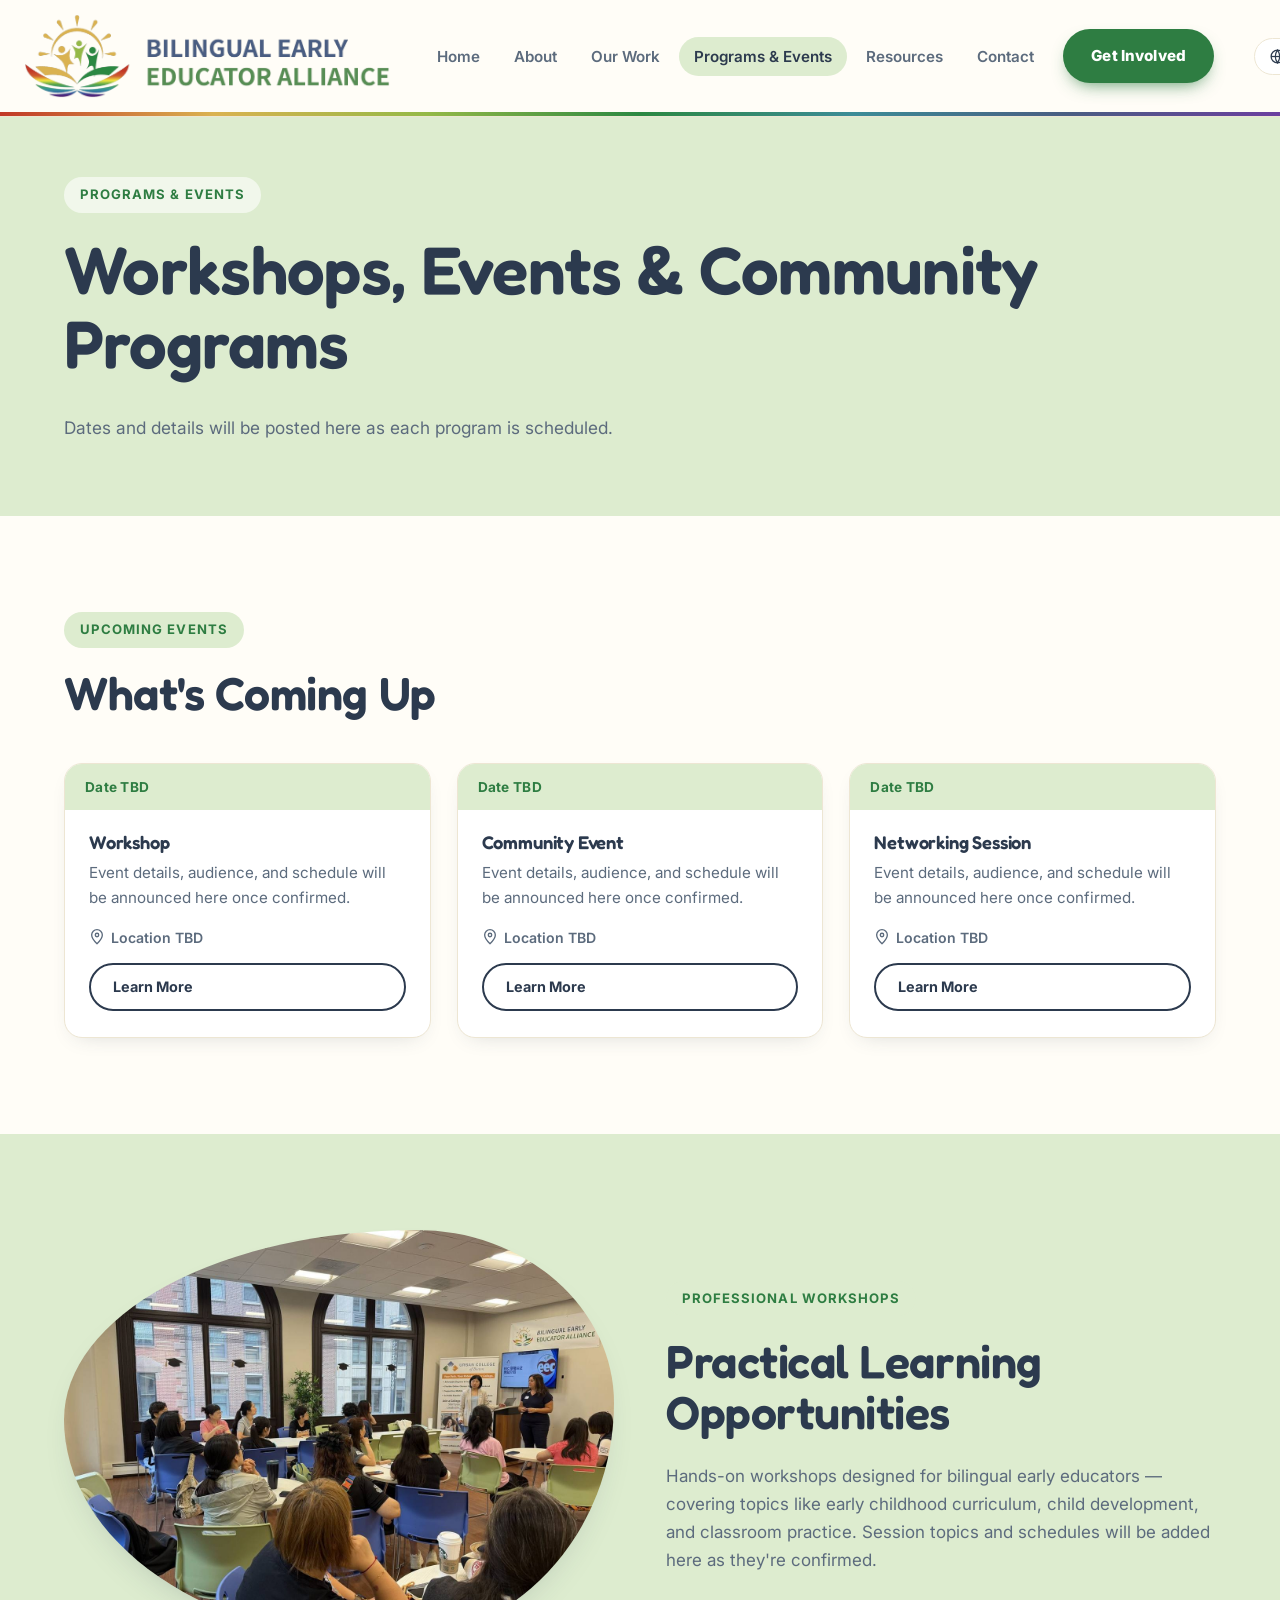
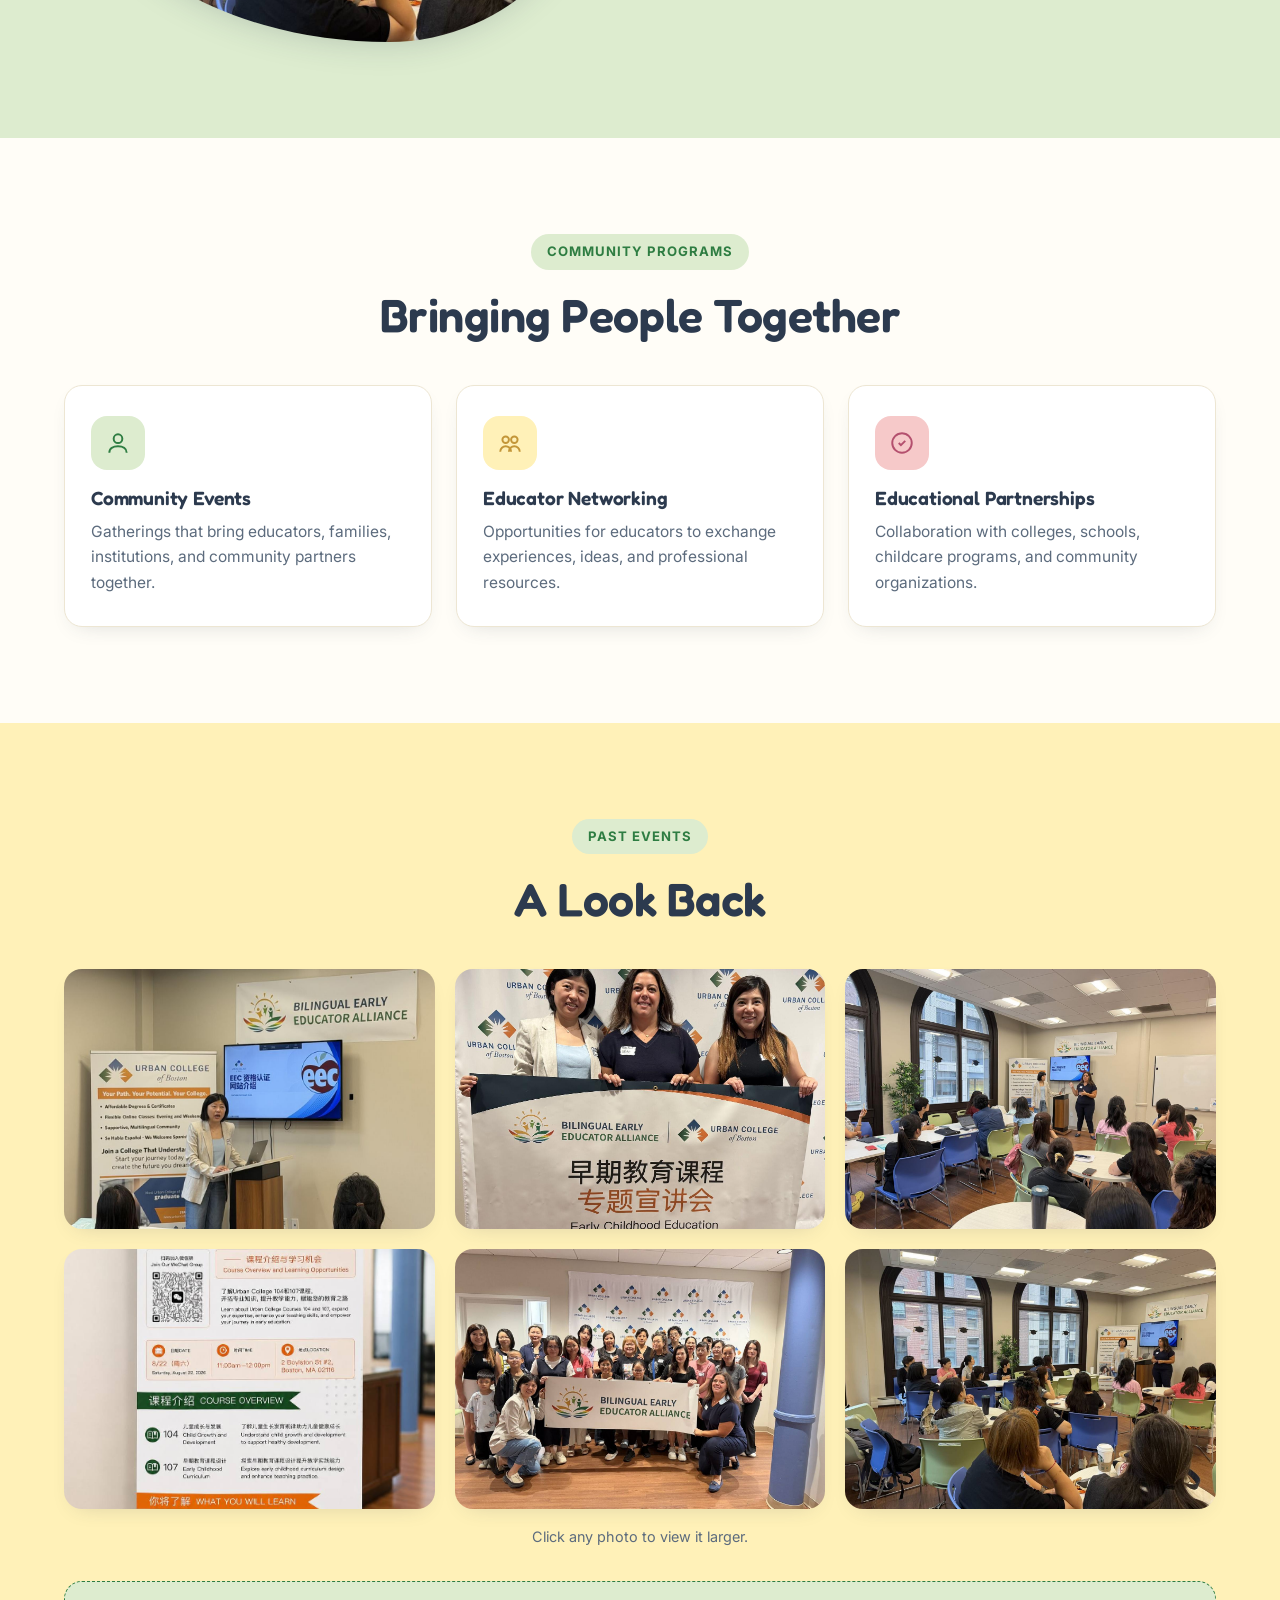
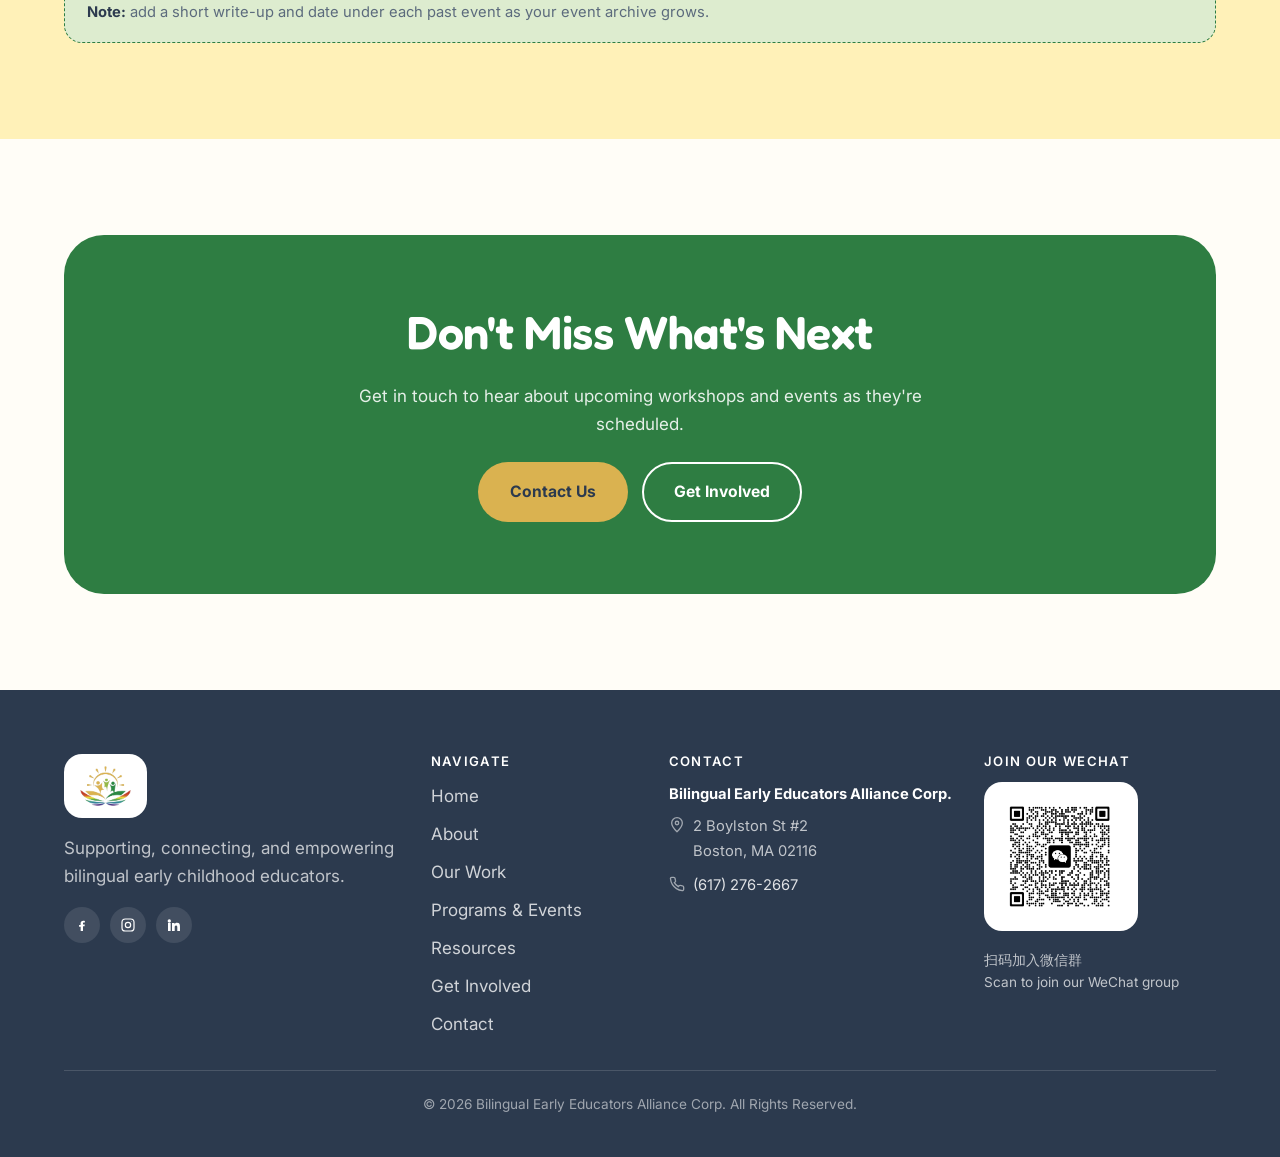
<file: programs.html>
<!DOCTYPE html>

<html lang="en">
<head>
<meta charset="utf-8"/>
<meta content="width=device-width, initial-scale=1.0" name="viewport"/>
<title data-i18n="s209">Programs &amp; Events | Bilingual Early Educators Alliance</title>
<meta content="Upcoming events, professional workshops, and community programs from Bilingual Early Educators Alliance." data-i18n-content="s210" name="description"/>
<meta content="website" property="og:type"/>
<meta content="Programs &amp; Events | Bilingual Early Educators Alliance" data-i18n-content="s209" property="og:title"/>
<meta content="Upcoming events, workshops, and community programs." data-i18n-content="s211" property="og:description"/>
<meta content="images/logo-full.png" property="og:image"/>
<meta content="https://bilingualearlyeducatorsalliance.com/programs.html" property="og:url"/>
<link href="images/favicon-32.png" rel="icon" type="image/png"/>
<link href="images/favicon.png" rel="apple-touch-icon"/>
<link href="https://bilingualearlyeducatorsalliance.com/programs.html" rel="canonical"/>
<link href="https://fonts.googleapis.com" rel="preconnect"/>
<link crossorigin="" href="https://fonts.gstatic.com" rel="preconnect"/>
<link href="https://fonts.googleapis.com/css2?family=Fredoka:wght@500;600;700&amp;family=Inter:wght@400;500;600;700;800&amp;display=swap" rel="stylesheet"/>
<link href="css/style.css" rel="stylesheet"/>
<script src="js/i18n.js"></script>
</head>
<body>
<a class="skip-link" data-i18n="s013" href="#main">Skip to main content</a>
<header class="site-header">
<nav aria-label="Main navigation" class="nav" data-i18n-aria-label="s064">
<a class="brand" href="index.html">
<img alt="Bilingual Early Educators Alliance" class="brand-logo" data-i18n-alt="s071" height="367" src="images/logo-full.png" width="1600"/>
</a>
<button aria-expanded="false" aria-label="Open menu" class="nav-toggle" data-i18n-aria-label="s065">
<svg aria-hidden="true" fill="none" stroke="currentColor" stroke-width="2" viewBox="0 0 24 24"><path d="M3 6h18M3 12h18M3 18h18" stroke-linecap="round"></path></svg>
</button>
<ul class="nav-links">
<li><a data-i18n="s014" href="index.html">Home</a></li>
<li><a data-i18n="s015" href="about.html">About</a></li>
<li><a data-i18n="s016" href="our-work.html">Our Work</a></li>
<li><a aria-current="page" data-i18n="s017" href="programs.html">Programs &amp; Events</a></li>
<li><a data-i18n="s018" href="resources.html">Resources</a></li>
<li><a data-i18n="s019" href="contact.html">Contact</a></li>
<li class="nav-cta"><a class="btn btn-primary btn-sm" data-i18n="s020" href="get-involved.html">Get Involved</a></li>
</ul>
<div class="lang-switch">
<button aria-expanded="false" aria-haspopup="true" aria-label="Select language" class="lang-btn" data-i18n-aria-label="lang_label" type="button">
<svg aria-hidden="true" fill="none" stroke="currentColor" stroke-width="1.8" viewBox="0 0 24 24"><circle cx="12" cy="12" r="9"></circle><path d="M3 12h18"></path><path d="M12 3a15 15 0 010 18 15 15 0 010-18z"></path></svg>
<span class="lang-current">EN</span>
<svg aria-hidden="true" class="lang-caret" fill="none" stroke="currentColor" stroke-width="2.2" viewBox="0 0 24 24"><path d="M6 9l6 6 6-6" stroke-linecap="round"></path></svg>
</button>
<ul class="lang-menu">
<li><button data-lang="en" type="button">English</button></li>
<li><button data-lang="zh" type="button">中文</button></li>
<li><button data-lang="es" type="button">Español</button></li>
</ul>
</div>
</nav>
<div aria-hidden="true" class="rainbow-strip"></div>
</header>
<main id="main">
<section class="page-hero on-sage">
<div class="container">
<span class="eyebrow" data-i18n="s017" style="background:rgba(255,255,255,0.6)">Programs &amp; Events</span>
<h1 data-i18n="s212">Workshops, Events &amp; Community Programs</h1>
<p class="lede" data-i18n="s213">Dates and details will be posted here as each program is scheduled.</p>
</div>
</section>
<!-- UPCOMING EVENTS -->
<section>
<div class="container">
<div class="section-head reveal">
<span class="eyebrow" data-i18n="s153">Upcoming Events</span>
<h2 data-i18n="s214">What's Coming Up</h2>
</div>
<!--
          EVENT CARD TEMPLATE — copy one .event-card block to add a new
          event. Edit the date, title, description, and location text,
          and point the "Learn More" link wherever makes sense (a
          specific page, a registration form, or an email address).
        -->
<div class="event-grid reveal">
<div class="event-card">
<div class="event-date" data-i18n="s156">Date TBD</div>
<div class="event-body">
<h3 data-i18n="s157">Workshop</h3>
<p data-i18n="s158">Event details, audience, and schedule will be announced here once confirmed.</p>
<div class="event-location">
<svg fill="none" stroke="currentColor" stroke-width="2" viewBox="0 0 24 24"><path d="M12 22s8-7.5 8-13a8 8 0 10-16 0c0 5.5 8 13 8 13z"></path><circle cx="12" cy="9" r="2.6"></circle></svg><span data-i18n="s159">Location TBD</span></div>
<a class="btn btn-outline-ink btn-sm" data-i18n="s160" href="contact.html">Learn More</a>
</div>
</div>
<div class="event-card">
<div class="event-date" data-i18n="s156">Date TBD</div>
<div class="event-body">
<h3 data-i18n="s161">Community Event</h3>
<p data-i18n="s158">Event details, audience, and schedule will be announced here once confirmed.</p>
<div class="event-location">
<svg fill="none" stroke="currentColor" stroke-width="2" viewBox="0 0 24 24"><path d="M12 22s8-7.5 8-13a8 8 0 10-16 0c0 5.5 8 13 8 13z"></path><circle cx="12" cy="9" r="2.6"></circle></svg><span data-i18n="s159">Location TBD</span></div>
<a class="btn btn-outline-ink btn-sm" data-i18n="s160" href="contact.html">Learn More</a>
</div>
</div>
<div class="event-card">
<div class="event-date" data-i18n="s156">Date TBD</div>
<div class="event-body">
<h3 data-i18n="s163">Networking Session</h3>
<p data-i18n="s158">Event details, audience, and schedule will be announced here once confirmed.</p>
<div class="event-location">
<svg fill="none" stroke="currentColor" stroke-width="2" viewBox="0 0 24 24"><path d="M12 22s8-7.5 8-13a8 8 0 10-16 0c0 5.5 8 13 8 13z"></path><circle cx="12" cy="9" r="2.6"></circle></svg><span data-i18n="s159">Location TBD</span></div>
<a class="btn btn-outline-ink btn-sm" data-i18n="s160" href="contact.html">Learn More</a>
</div>
</div>
</div>
</div>
</section>
<!-- PROFESSIONAL WORKSHOPS -->
<section class="section-sage">
<div class="container two-col reveal">
<div class="organic-photo shape-a">
<img alt="Bilingual educators attending a professional development workshop" data-i18n-alt="s203" height="1050" src="images/photo-workshop.jpg" width="1400"/>
</div>
<div>
<span class="eyebrow" data-i18n="s144">Professional Workshops</span>
<h2 data-i18n="s215">Practical Learning Opportunities</h2>
<p data-i18n="s216">Hands-on workshops designed for bilingual early educators — covering topics like early childhood curriculum, child development, and classroom practice. Session topics and schedules will be added here as they're confirmed.</p>
</div>
</div>
</section>
<!-- COMMUNITY PROGRAMS -->
<section>
<div class="container">
<div class="section-head center reveal">
<span class="eyebrow" data-i18n="s217" style="margin-inline:auto;display:table">Community Programs</span>
<h2 data-i18n="s218">Bringing People Together</h2>
</div>
<div class="card-grid cols-3 reveal">
<div class="card">
<div aria-hidden="true" class="card-icon icon-tint-sage"><svg fill="none" stroke="currentColor" stroke-width="1.8" viewBox="0 0 24 24"><path d="M4 21c0-4 3.5-6 8-6s8 2 8 6"></path><circle cx="12" cy="8" r="4"></circle></svg></div>
<h3 data-i18n="s146">Community Events</h3>
<p data-i18n="s219">Gatherings that bring educators, families, institutions, and community partners together.</p>
</div>
<div class="card">
<div aria-hidden="true" class="card-icon icon-tint-yellow"><svg fill="none" stroke="currentColor" stroke-width="1.8" viewBox="0 0 24 24"><circle cx="8" cy="9" r="3"></circle><circle cx="16" cy="9" r="3"></circle><path d="M3 20c0-3 2.5-5 5-5s5 2 5 5"></path><path d="M11 20c0-3 2.5-5 5-5s5 2 5 5"></path></svg></div>
<h3 data-i18n="s148">Educator Networking</h3>
<p data-i18n="s149">Opportunities for educators to exchange experiences, ideas, and professional resources.</p>
</div>
<div class="card">
<div aria-hidden="true" class="card-icon icon-tint-pink"><svg fill="none" stroke="currentColor" stroke-width="1.8" viewBox="0 0 24 24"><path d="M9 12l2 2 4-4"></path><circle cx="12" cy="12" r="9"></circle></svg></div>
<h3 data-i18n="s150">Educational Partnerships</h3>
<p data-i18n="s151">Collaboration with colleges, schools, childcare programs, and community organizations.</p>
</div>
</div>
</div>
</section>
<!-- PAST EVENTS -->
<section class="section-yellow">
<div class="container">
<div class="section-head center reveal">
<span class="eyebrow" data-i18n="s220" style="margin-inline:auto;display:table">Past Events</span>
<h2 data-i18n="s221">A Look Back</h2>
</div>
<div class="gallery-grid reveal">
<img alt="A presenter speaking at the podium during a past BEEA information session" data-i18n-alt="s225" loading="lazy" src="images/photo-presenter-podium.jpg"/>
<img alt="Educators listening to a presentation at a past BEEA workshop" data-i18n-alt="s226" loading="lazy" src="images/photo-workshop-wide.jpg"/>
<img alt="Three presenters from BEEA and Urban College of Boston at a past information session" data-i18n-alt="s227" loading="lazy" src="images/photo-presenters-trio.jpg"/>
<img alt="Display banner from a past BEEA information session" data-i18n-alt="s228" loading="lazy" src="images/photo-event-banner.jpg"/>
<img alt="Educators gathered together at a past BEEA event" data-i18n-alt="s229" loading="lazy" src="images/photo-group.jpg"/>
<img alt="Educators attending a past BEEA professional development workshop" data-i18n-alt="s230" loading="lazy" src="images/photo-workshop.jpg"/>
</div>
<p data-i18n="s202" style="text-align:center;margin-top:16px;font-size:0.9rem;color:var(--ink-soft)">Click any photo to view it larger.</p>
<div class="note reveal" style="margin-top:32px">
<strong data-i18n="s106">Note:</strong> <span data-i18n="s222">add a short write-up and date under each past event as your event archive grows.</span></div>
</div>
</section>
<section>
<div class="container">
<div class="panel panel-forest cta-banner reveal">
<h2 data-i18n="s223">Don't Miss What's Next</h2>
<p data-i18n="s224">Get in touch to hear about upcoming workshops and events as they're scheduled.</p>
<div class="hero-ctas">
<a class="btn btn-secondary" data-i18n="s114" href="contact.html">Contact Us</a>
<a class="btn btn-outline" data-i18n="s020" href="get-involved.html">Get Involved</a>
</div>
</div>
</div>
</section>
</main>
<footer class="site-footer">
<div class="container">
<div class="footer-grid">
<div>
<div class="footer-brand">
<div class="footer-logo-chip">
<img alt="Bilingual Early Educators Alliance" data-i18n-alt="s071" height="473" src="images/logo-icon.png" style="height:40px;width:auto" width="600"/>
</div>
</div>
<p class="footer-tag" data-i18n="s057">Supporting, connecting, and empowering bilingual early childhood educators.</p>
<div aria-label="Social media" class="footer-social-row" data-i18n-aria-label="s066">
<a aria-label="Facebook" data-i18n-aria-label="s067" href="#"><svg fill="currentColor" viewBox="0 0 24 24"><path d="M13.5 21v-7h2.3l.4-2.7h-2.7v-1.7c0-.8.2-1.3 1.4-1.3h1.4V5.9c-.7-.1-1.5-.2-2.4-.2-2.4 0-4 1.4-4 4v2.2H7.6v2.7h2.4V21h3.5z"></path></svg></a>
<a aria-label="Instagram" data-i18n-aria-label="s068" href="#"><svg fill="none" stroke="currentColor" stroke-width="1.8" viewBox="0 0 24 24"><rect height="18" rx="5" width="18" x="3" y="3"></rect><circle cx="12" cy="12" r="4"></circle><circle cx="17.2" cy="6.8" fill="currentColor" r="0.6" stroke="none"></circle></svg></a>
<a aria-label="LinkedIn" data-i18n-aria-label="s069" href="#"><svg fill="currentColor" viewBox="0 0 24 24"><path d="M4.98 3.5a2.5 2.5 0 11-.02 5 2.5 2.5 0 01.02-5zM3 9h4v12H3zM9 9h3.8v1.7h.05c.5-.9 1.8-1.9 3.6-1.9 3.9 0 4.5 2.5 4.5 5.8V21h-4v-5.4c0-1.3 0-3-1.8-3s-2.1 1.4-2.1 2.9V21H9z"></path></svg></a>
</div>
</div>
<nav aria-label="Footer navigation" class="footer-nav" data-i18n-aria-label="s070">
<h4 data-i18n="s058">Navigate</h4>
<ul>
<li><a data-i18n="s014" href="index.html">Home</a></li>
<li><a data-i18n="s015" href="about.html">About</a></li>
<li><a data-i18n="s016" href="our-work.html">Our Work</a></li>
<li><a data-i18n="s017" href="programs.html">Programs &amp; Events</a></li>
<li><a data-i18n="s018" href="resources.html">Resources</a></li>
<li><a data-i18n="s020" href="get-involved.html">Get Involved</a></li>
<li><a data-i18n="s019" href="contact.html">Contact</a></li>
</ul>
</nav>
<div class="footer-legal">
<h4 data-i18n="s019">Contact</h4>
<p><strong data-i18n="s005">Bilingual Early Educators Alliance Corp.</strong></p>
<div class="footer-contact-line">
<svg fill="none" stroke="currentColor" stroke-width="2" viewBox="0 0 24 24"><path d="M12 22s8-7.5 8-13a8 8 0 10-16 0c0 5.5 8 13 8 13z"></path><circle cx="12" cy="9" r="2.6"></circle></svg>
<span><span data-i18n="s059">2 Boylston St #2</span><br/><span data-i18n="s060">Boston, MA 02116</span></span>
</div>
<div class="footer-contact-line">
<svg fill="none" stroke="currentColor" stroke-width="2" viewBox="0 0 24 24"><path d="M22 16.9v3a2 2 0 01-2.2 2 19.8 19.8 0 01-8.6-3 19.5 19.5 0 01-6-6 19.8 19.8 0 01-3-8.7A2 2 0 014.1 2h3a2 2 0 012 1.7c.1 1 .4 2 .7 3a2 2 0 01-.5 2.1L8 10a16 16 0 006 6l1.2-1.3a2 2 0 012.1-.5c1 .3 2 .5 3 .7a2 2 0 011.7 2z"></path></svg>
<a data-i18n="s007" href="tel:16172762667">(617) 276-2667</a>
</div>
</div>
<div class="footer-connect">
<h4 data-i18n="s061">Join Our WeChat</h4>
<div class="footer-qr-card">
<img alt="QR code to join the Bilingual Early Educators Alliance WeChat group" data-i18n-alt="s074" height="614" src="images/wechat-qr.png" width="500"/>
</div>
<p><span data-i18n="s062">扫码加入微信群</span><br/><span data-i18n="s063">Scan to join our WeChat group</span></p>
</div>
</div>
<p class="footer-bottom"><span data-i18n="s008">©</span> <span data-year="">2026</span> <span data-i18n="s009">Bilingual Early Educators Alliance Corp. All Rights Reserved.</span></p>
</div>
</footer>
<script src="js/script.js"></script>
</body>
</html>
</file>
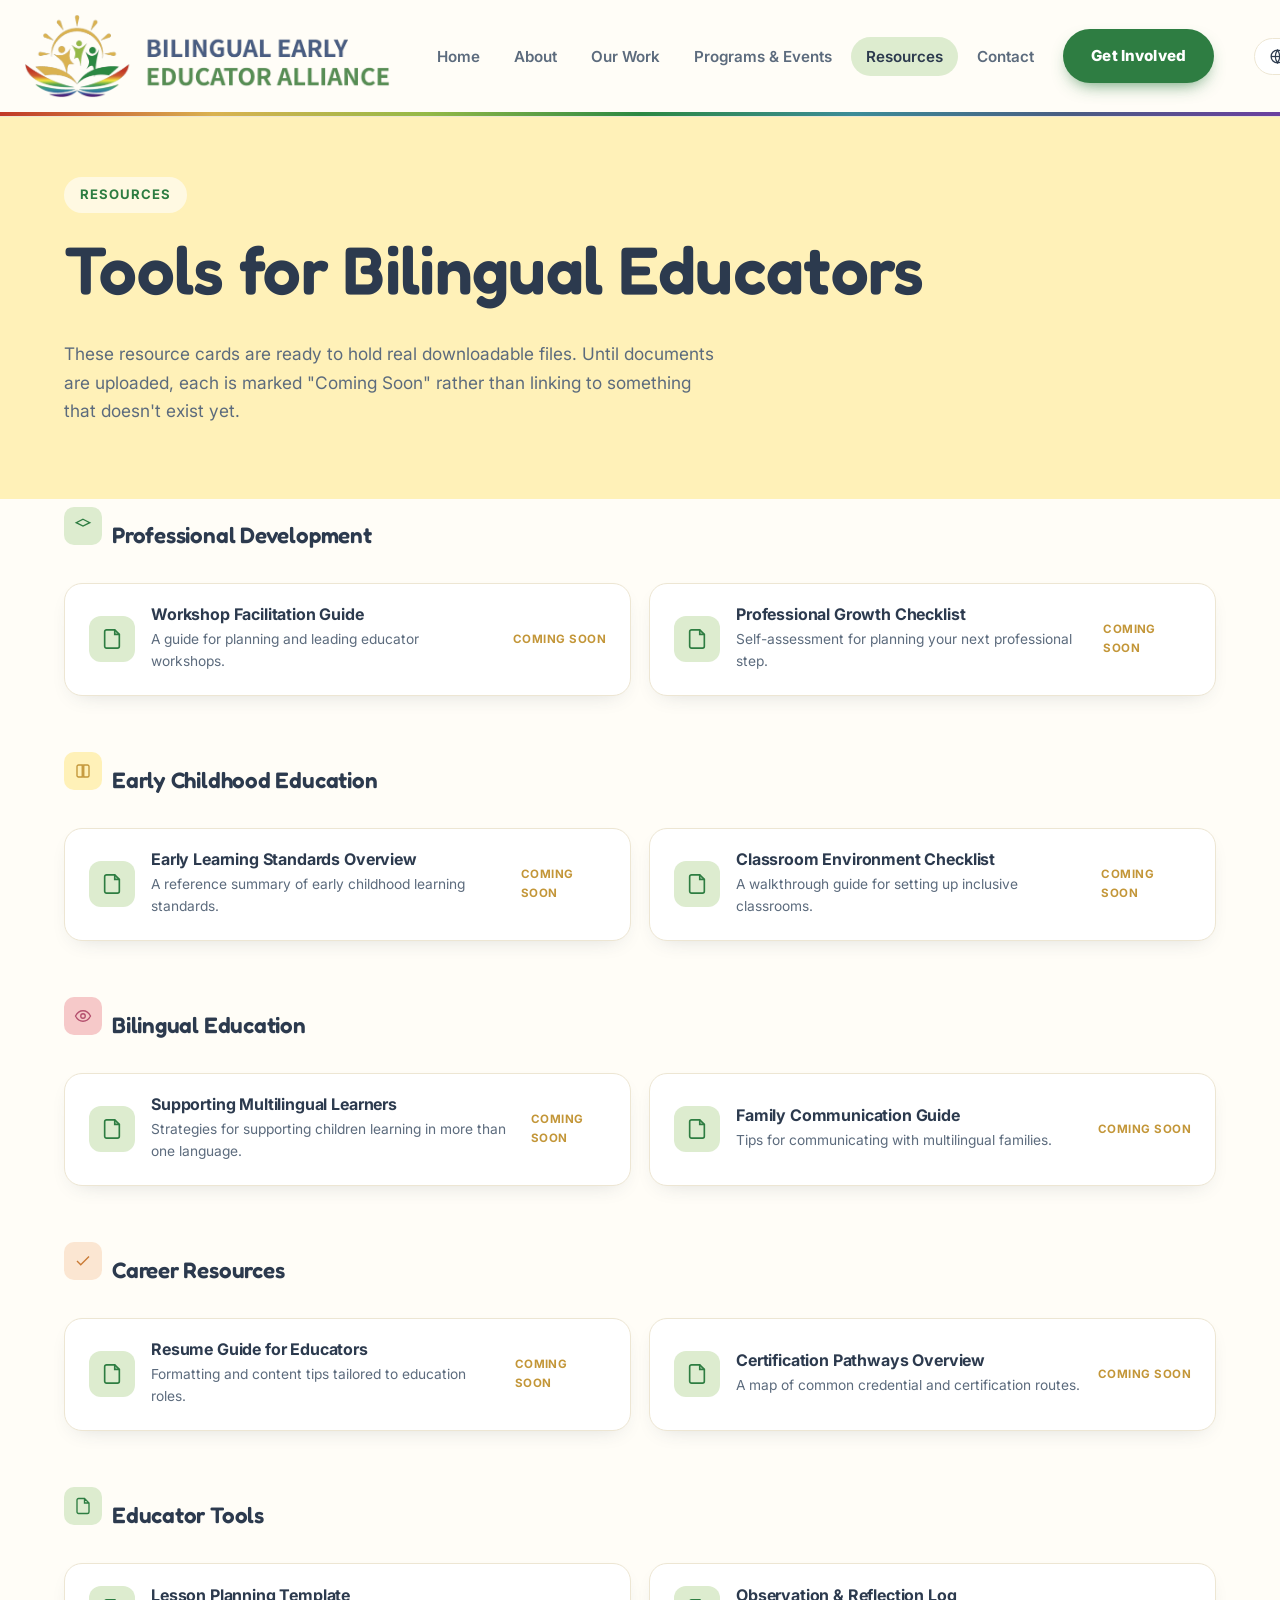
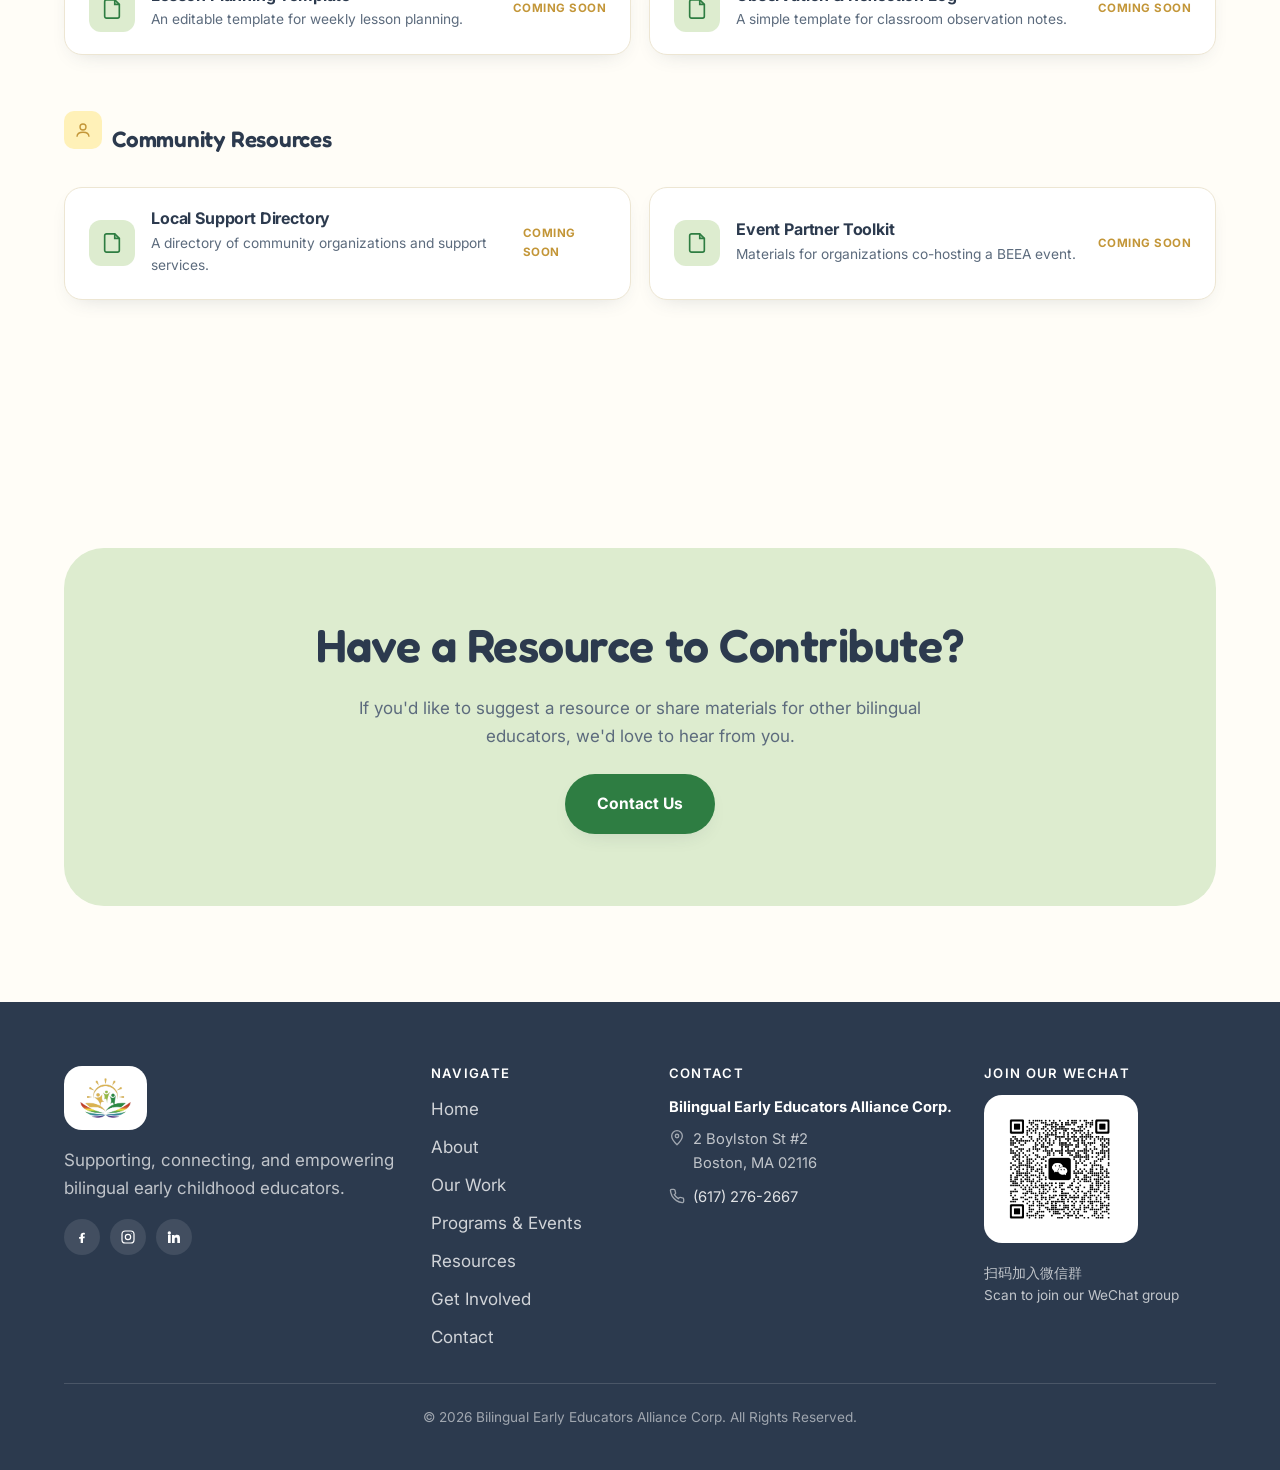
<file: resources.html>
<!DOCTYPE html>

<html lang="en">
<head>
<meta charset="utf-8"/>
<meta content="width=device-width, initial-scale=1.0" name="viewport"/>
<title data-i18n="s231">Resources | Bilingual Early Educators Alliance</title>
<meta content="Browse resources for bilingual early childhood educators, organized by professional development, career, and community topics." data-i18n-content="s232" name="description"/>
<meta content="website" property="og:type"/>
<meta content="Resources | Bilingual Early Educators Alliance" data-i18n-content="s231" property="og:title"/>
<meta content="Resources for bilingual early childhood educators." data-i18n-content="s233" property="og:description"/>
<meta content="images/logo-full.png" property="og:image"/>
<meta content="https://bilingualearlyeducatorsalliance.com/resources.html" property="og:url"/>
<link href="images/favicon-32.png" rel="icon" type="image/png"/>
<link href="images/favicon.png" rel="apple-touch-icon"/>
<link href="https://bilingualearlyeducatorsalliance.com/resources.html" rel="canonical"/>
<link href="https://fonts.googleapis.com" rel="preconnect"/>
<link crossorigin="" href="https://fonts.gstatic.com" rel="preconnect"/>
<link href="https://fonts.googleapis.com/css2?family=Fredoka:wght@500;600;700&amp;family=Inter:wght@400;500;600;700;800&amp;display=swap" rel="stylesheet"/>
<link href="css/style.css" rel="stylesheet"/>
<script src="js/i18n.js"></script>
</head>
<body>
<a class="skip-link" data-i18n="s013" href="#main">Skip to main content</a>
<header class="site-header">
<nav aria-label="Main navigation" class="nav" data-i18n-aria-label="s064">
<a class="brand" href="index.html">
<img alt="Bilingual Early Educators Alliance" class="brand-logo" data-i18n-alt="s071" height="367" src="images/logo-full.png" width="1600"/>
</a>
<button aria-expanded="false" aria-label="Open menu" class="nav-toggle" data-i18n-aria-label="s065">
<svg aria-hidden="true" fill="none" stroke="currentColor" stroke-width="2" viewBox="0 0 24 24"><path d="M3 6h18M3 12h18M3 18h18" stroke-linecap="round"></path></svg>
</button>
<ul class="nav-links">
<li><a data-i18n="s014" href="index.html">Home</a></li>
<li><a data-i18n="s015" href="about.html">About</a></li>
<li><a data-i18n="s016" href="our-work.html">Our Work</a></li>
<li><a data-i18n="s017" href="programs.html">Programs &amp; Events</a></li>
<li><a aria-current="page" data-i18n="s018" href="resources.html">Resources</a></li>
<li><a data-i18n="s019" href="contact.html">Contact</a></li>
<li class="nav-cta"><a class="btn btn-primary btn-sm" data-i18n="s020" href="get-involved.html">Get Involved</a></li>
</ul>
<div class="lang-switch">
<button aria-expanded="false" aria-haspopup="true" aria-label="Select language" class="lang-btn" data-i18n-aria-label="lang_label" type="button">
<svg aria-hidden="true" fill="none" stroke="currentColor" stroke-width="1.8" viewBox="0 0 24 24"><circle cx="12" cy="12" r="9"></circle><path d="M3 12h18"></path><path d="M12 3a15 15 0 010 18 15 15 0 010-18z"></path></svg>
<span class="lang-current">EN</span>
<svg aria-hidden="true" class="lang-caret" fill="none" stroke="currentColor" stroke-width="2.2" viewBox="0 0 24 24"><path d="M6 9l6 6 6-6" stroke-linecap="round"></path></svg>
</button>
<ul class="lang-menu">
<li><button data-lang="en" type="button">English</button></li>
<li><button data-lang="zh" type="button">中文</button></li>
<li><button data-lang="es" type="button">Español</button></li>
</ul>
</div>
</nav>
<div aria-hidden="true" class="rainbow-strip"></div>
</header>
<main id="main">
<section class="page-hero on-yellow">
<div class="container">
<span class="eyebrow" data-i18n="s018" style="background:rgba(255,255,255,0.6)">Resources</span>
<h1 data-i18n="s234">Tools for Bilingual Educators</h1>
<p class="lede" data-i18n="s235">These resource cards are ready to hold real downloadable files. Until documents are uploaded, each is marked "Coming Soon" rather than linking to something that doesn't exist yet.</p>
</div>
</section>
<section class="tight-top">
<div class="container">
<div class="resource-category reveal">
<h3>
<span aria-hidden="true" class="card-icon icon-tint-sage" style="width:38px;height:38px;border-radius:10px"><svg fill="none" stroke="currentColor" stroke-width="1.8" style="width:18px;height:18px" viewBox="0 0 24 24"><path d="M12 3l9 4.5-9 4.5-9-4.5L12 3z"></path></svg></span><span data-i18n="s126">Professional Development</span></h3>
<div class="resource-grid">
<div class="resource-card">
<div aria-hidden="true" class="file-icon"><svg fill="none" stroke="currentColor" stroke-width="1.8" viewBox="0 0 24 24"><path d="M6 2h9l5 5v13a2 2 0 01-2 2H6a2 2 0 01-2-2V4a2 2 0 012-2z"></path><path d="M15 2v5h5"></path></svg></div>
<div class="meta">
<h4 data-i18n="s236">Workshop Facilitation Guide</h4>
<p data-i18n="s237">A guide for planning and leading educator workshops.</p>
</div>
<span class="tag" data-i18n="s238">Coming Soon</span>
</div>
<div class="resource-card">
<div aria-hidden="true" class="file-icon"><svg fill="none" stroke="currentColor" stroke-width="1.8" viewBox="0 0 24 24"><path d="M6 2h9l5 5v13a2 2 0 01-2 2H6a2 2 0 01-2-2V4a2 2 0 012-2z"></path><path d="M15 2v5h5"></path></svg></div>
<div class="meta">
<h4 data-i18n="s239">Professional Growth Checklist</h4>
<p data-i18n="s240">Self-assessment for planning your next professional step.</p>
</div>
<span class="tag" data-i18n="s238">Coming Soon</span>
</div>
</div>
</div>
<div class="resource-category reveal">
<h3>
<span aria-hidden="true" class="card-icon icon-tint-yellow" style="width:38px;height:38px;border-radius:10px"><svg fill="none" stroke="currentColor" stroke-width="1.8" style="width:18px;height:18px" viewBox="0 0 24 24"><path d="M4 19V6a2 2 0 012-2h5v16H6a2 2 0 01-2-2z"></path><path d="M20 19V6a2 2 0 00-2-2h-5v16h5a2 2 0 002-2z"></path></svg></span><span data-i18n="s241">Early Childhood Education</span></h3>
<div class="resource-grid">
<div class="resource-card">
<div aria-hidden="true" class="file-icon"><svg fill="none" stroke="currentColor" stroke-width="1.8" viewBox="0 0 24 24"><path d="M6 2h9l5 5v13a2 2 0 01-2 2H6a2 2 0 01-2-2V4a2 2 0 012-2z"></path><path d="M15 2v5h5"></path></svg></div>
<div class="meta">
<h4 data-i18n="s242">Early Learning Standards Overview</h4>
<p data-i18n="s243">A reference summary of early childhood learning standards.</p>
</div>
<span class="tag" data-i18n="s238">Coming Soon</span>
</div>
<div class="resource-card">
<div aria-hidden="true" class="file-icon"><svg fill="none" stroke="currentColor" stroke-width="1.8" viewBox="0 0 24 24"><path d="M6 2h9l5 5v13a2 2 0 01-2 2H6a2 2 0 01-2-2V4a2 2 0 012-2z"></path><path d="M15 2v5h5"></path></svg></div>
<div class="meta">
<h4 data-i18n="s244">Classroom Environment Checklist</h4>
<p data-i18n="s245">A walkthrough guide for setting up inclusive classrooms.</p>
</div>
<span class="tag" data-i18n="s238">Coming Soon</span>
</div>
</div>
</div>
<div class="resource-category reveal">
<h3>
<span aria-hidden="true" class="card-icon icon-tint-pink" style="width:38px;height:38px;border-radius:10px"><svg fill="none" stroke="currentColor" stroke-width="1.8" style="width:18px;height:18px" viewBox="0 0 24 24"><path d="M2 12s3.5-7 10-7 10 7 10 7-3.5 7-10 7-10-7-10-7z"></path><circle cx="12" cy="12" r="3"></circle></svg></span><span data-i18n="s246">Bilingual Education</span></h3>
<div class="resource-grid">
<div class="resource-card">
<div aria-hidden="true" class="file-icon"><svg fill="none" stroke="currentColor" stroke-width="1.8" viewBox="0 0 24 24"><path d="M6 2h9l5 5v13a2 2 0 01-2 2H6a2 2 0 01-2-2V4a2 2 0 012-2z"></path><path d="M15 2v5h5"></path></svg></div>
<div class="meta">
<h4 data-i18n="s247">Supporting Multilingual Learners</h4>
<p data-i18n="s248">Strategies for supporting children learning in more than one language.</p>
</div>
<span class="tag" data-i18n="s238">Coming Soon</span>
</div>
<div class="resource-card">
<div aria-hidden="true" class="file-icon"><svg fill="none" stroke="currentColor" stroke-width="1.8" viewBox="0 0 24 24"><path d="M6 2h9l5 5v13a2 2 0 01-2 2H6a2 2 0 01-2-2V4a2 2 0 012-2z"></path><path d="M15 2v5h5"></path></svg></div>
<div class="meta">
<h4 data-i18n="s249">Family Communication Guide</h4>
<p data-i18n="s250">Tips for communicating with multilingual families.</p>
</div>
<span class="tag" data-i18n="s238">Coming Soon</span>
</div>
</div>
</div>
<div class="resource-category reveal">
<h3>
<span aria-hidden="true" class="card-icon icon-tint-orange" style="width:38px;height:38px;border-radius:10px"><svg fill="none" stroke="currentColor" stroke-width="1.8" style="width:18px;height:18px" viewBox="0 0 24 24"><path d="M20 6L9 17l-5-5"></path></svg></span><span data-i18n="s251">Career Resources</span></h3>
<div class="resource-grid">
<div class="resource-card">
<div aria-hidden="true" class="file-icon"><svg fill="none" stroke="currentColor" stroke-width="1.8" viewBox="0 0 24 24"><path d="M6 2h9l5 5v13a2 2 0 01-2 2H6a2 2 0 01-2-2V4a2 2 0 012-2z"></path><path d="M15 2v5h5"></path></svg></div>
<div class="meta">
<h4 data-i18n="s252">Resume Guide for Educators</h4>
<p data-i18n="s253">Formatting and content tips tailored to education roles.</p>
</div>
<span class="tag" data-i18n="s238">Coming Soon</span>
</div>
<div class="resource-card">
<div aria-hidden="true" class="file-icon"><svg fill="none" stroke="currentColor" stroke-width="1.8" viewBox="0 0 24 24"><path d="M6 2h9l5 5v13a2 2 0 01-2 2H6a2 2 0 01-2-2V4a2 2 0 012-2z"></path><path d="M15 2v5h5"></path></svg></div>
<div class="meta">
<h4 data-i18n="s254">Certification Pathways Overview</h4>
<p data-i18n="s255">A map of common credential and certification routes.</p>
</div>
<span class="tag" data-i18n="s238">Coming Soon</span>
</div>
</div>
</div>
<div class="resource-category reveal">
<h3>
<span aria-hidden="true" class="card-icon icon-tint-sage" style="width:38px;height:38px;border-radius:10px"><svg fill="none" stroke="currentColor" stroke-width="1.8" style="width:18px;height:18px" viewBox="0 0 24 24"><path d="M14 2v6h6M6 2h8l6 6v12a2 2 0 01-2 2H6a2 2 0 01-2-2V4a2 2 0 012-2z"></path></svg></span><span data-i18n="s256">Educator Tools</span></h3>
<div class="resource-grid">
<div class="resource-card">
<div aria-hidden="true" class="file-icon"><svg fill="none" stroke="currentColor" stroke-width="1.8" viewBox="0 0 24 24"><path d="M6 2h9l5 5v13a2 2 0 01-2 2H6a2 2 0 01-2-2V4a2 2 0 012-2z"></path><path d="M15 2v5h5"></path></svg></div>
<div class="meta">
<h4 data-i18n="s257">Lesson Planning Template</h4>
<p data-i18n="s258">An editable template for weekly lesson planning.</p>
</div>
<span class="tag" data-i18n="s238">Coming Soon</span>
</div>
<div class="resource-card">
<div aria-hidden="true" class="file-icon"><svg fill="none" stroke="currentColor" stroke-width="1.8" viewBox="0 0 24 24"><path d="M6 2h9l5 5v13a2 2 0 01-2 2H6a2 2 0 01-2-2V4a2 2 0 012-2z"></path><path d="M15 2v5h5"></path></svg></div>
<div class="meta">
<h4 data-i18n="s259">Observation &amp; Reflection Log</h4>
<p data-i18n="s260">A simple template for classroom observation notes.</p>
</div>
<span class="tag" data-i18n="s238">Coming Soon</span>
</div>
</div>
</div>
<div class="resource-category reveal">
<h3>
<span aria-hidden="true" class="card-icon icon-tint-yellow" style="width:38px;height:38px;border-radius:10px"><svg fill="none" stroke="currentColor" stroke-width="1.8" style="width:18px;height:18px" viewBox="0 0 24 24"><path d="M4 21c0-4 3.5-6 8-6s8 2 8 6"></path><circle cx="12" cy="8" r="4"></circle></svg></span><span data-i18n="s261">Community Resources</span></h3>
<div class="resource-grid">
<div class="resource-card">
<div aria-hidden="true" class="file-icon"><svg fill="none" stroke="currentColor" stroke-width="1.8" viewBox="0 0 24 24"><path d="M6 2h9l5 5v13a2 2 0 01-2 2H6a2 2 0 01-2-2V4a2 2 0 012-2z"></path><path d="M15 2v5h5"></path></svg></div>
<div class="meta">
<h4 data-i18n="s262">Local Support Directory</h4>
<p data-i18n="s263">A directory of community organizations and support services.</p>
</div>
<span class="tag" data-i18n="s238">Coming Soon</span>
</div>
<div class="resource-card">
<div aria-hidden="true" class="file-icon"><svg fill="none" stroke="currentColor" stroke-width="1.8" viewBox="0 0 24 24"><path d="M6 2h9l5 5v13a2 2 0 01-2 2H6a2 2 0 01-2-2V4a2 2 0 012-2z"></path><path d="M15 2v5h5"></path></svg></div>
<div class="meta">
<h4 data-i18n="s264">Event Partner Toolkit</h4>
<p data-i18n="s265">Materials for organizations co-hosting a BEEA event.</p>
</div>
<span class="tag" data-i18n="s238">Coming Soon</span>
</div>
</div>
</div>
</div>
</section>
<section>
<div class="container">
<div class="panel panel-sage cta-banner reveal">
<h2 data-i18n="s266">Have a Resource to Contribute?</h2>
<p data-i18n="s267">If you'd like to suggest a resource or share materials for other bilingual educators, we'd love to hear from you.</p>
<div class="hero-ctas">
<a class="btn btn-primary" data-i18n="s114" href="contact.html">Contact Us</a>
</div>
</div>
</div>
</section>
</main>
<footer class="site-footer">
<div class="container">
<div class="footer-grid">
<div>
<div class="footer-brand">
<div class="footer-logo-chip">
<img alt="Bilingual Early Educators Alliance" data-i18n-alt="s071" height="473" src="images/logo-icon.png" style="height:40px;width:auto" width="600"/>
</div>
</div>
<p class="footer-tag" data-i18n="s057">Supporting, connecting, and empowering bilingual early childhood educators.</p>
<div aria-label="Social media" class="footer-social-row" data-i18n-aria-label="s066">
<a aria-label="Facebook" data-i18n-aria-label="s067" href="#"><svg fill="currentColor" viewBox="0 0 24 24"><path d="M13.5 21v-7h2.3l.4-2.7h-2.7v-1.7c0-.8.2-1.3 1.4-1.3h1.4V5.9c-.7-.1-1.5-.2-2.4-.2-2.4 0-4 1.4-4 4v2.2H7.6v2.7h2.4V21h3.5z"></path></svg></a>
<a aria-label="Instagram" data-i18n-aria-label="s068" href="#"><svg fill="none" stroke="currentColor" stroke-width="1.8" viewBox="0 0 24 24"><rect height="18" rx="5" width="18" x="3" y="3"></rect><circle cx="12" cy="12" r="4"></circle><circle cx="17.2" cy="6.8" fill="currentColor" r="0.6" stroke="none"></circle></svg></a>
<a aria-label="LinkedIn" data-i18n-aria-label="s069" href="#"><svg fill="currentColor" viewBox="0 0 24 24"><path d="M4.98 3.5a2.5 2.5 0 11-.02 5 2.5 2.5 0 01.02-5zM3 9h4v12H3zM9 9h3.8v1.7h.05c.5-.9 1.8-1.9 3.6-1.9 3.9 0 4.5 2.5 4.5 5.8V21h-4v-5.4c0-1.3 0-3-1.8-3s-2.1 1.4-2.1 2.9V21H9z"></path></svg></a>
</div>
</div>
<nav aria-label="Footer navigation" class="footer-nav" data-i18n-aria-label="s070">
<h4 data-i18n="s058">Navigate</h4>
<ul>
<li><a data-i18n="s014" href="index.html">Home</a></li>
<li><a data-i18n="s015" href="about.html">About</a></li>
<li><a data-i18n="s016" href="our-work.html">Our Work</a></li>
<li><a data-i18n="s017" href="programs.html">Programs &amp; Events</a></li>
<li><a data-i18n="s018" href="resources.html">Resources</a></li>
<li><a data-i18n="s020" href="get-involved.html">Get Involved</a></li>
<li><a data-i18n="s019" href="contact.html">Contact</a></li>
</ul>
</nav>
<div class="footer-legal">
<h4 data-i18n="s019">Contact</h4>
<p><strong data-i18n="s005">Bilingual Early Educators Alliance Corp.</strong></p>
<div class="footer-contact-line">
<svg fill="none" stroke="currentColor" stroke-width="2" viewBox="0 0 24 24"><path d="M12 22s8-7.5 8-13a8 8 0 10-16 0c0 5.5 8 13 8 13z"></path><circle cx="12" cy="9" r="2.6"></circle></svg>
<span><span data-i18n="s059">2 Boylston St #2</span><br/><span data-i18n="s060">Boston, MA 02116</span></span>
</div>
<div class="footer-contact-line">
<svg fill="none" stroke="currentColor" stroke-width="2" viewBox="0 0 24 24"><path d="M22 16.9v3a2 2 0 01-2.2 2 19.8 19.8 0 01-8.6-3 19.5 19.5 0 01-6-6 19.8 19.8 0 01-3-8.7A2 2 0 014.1 2h3a2 2 0 012 1.7c.1 1 .4 2 .7 3a2 2 0 01-.5 2.1L8 10a16 16 0 006 6l1.2-1.3a2 2 0 012.1-.5c1 .3 2 .5 3 .7a2 2 0 011.7 2z"></path></svg>
<a data-i18n="s007" href="tel:16172762667">(617) 276-2667</a>
</div>
</div>
<div class="footer-connect">
<h4 data-i18n="s061">Join Our WeChat</h4>
<div class="footer-qr-card">
<img alt="QR code to join the Bilingual Early Educators Alliance WeChat group" data-i18n-alt="s074" height="614" src="images/wechat-qr.png" width="500"/>
</div>
<p><span data-i18n="s062">扫码加入微信群</span><br/><span data-i18n="s063">Scan to join our WeChat group</span></p>
</div>
</div>
<p class="footer-bottom"><span data-i18n="s008">©</span> <span data-year="">2026</span> <span data-i18n="s009">Bilingual Early Educators Alliance Corp. All Rights Reserved.</span></p>
</div>
</footer>
<script src="js/script.js"></script>
</body>
</html>
</file>
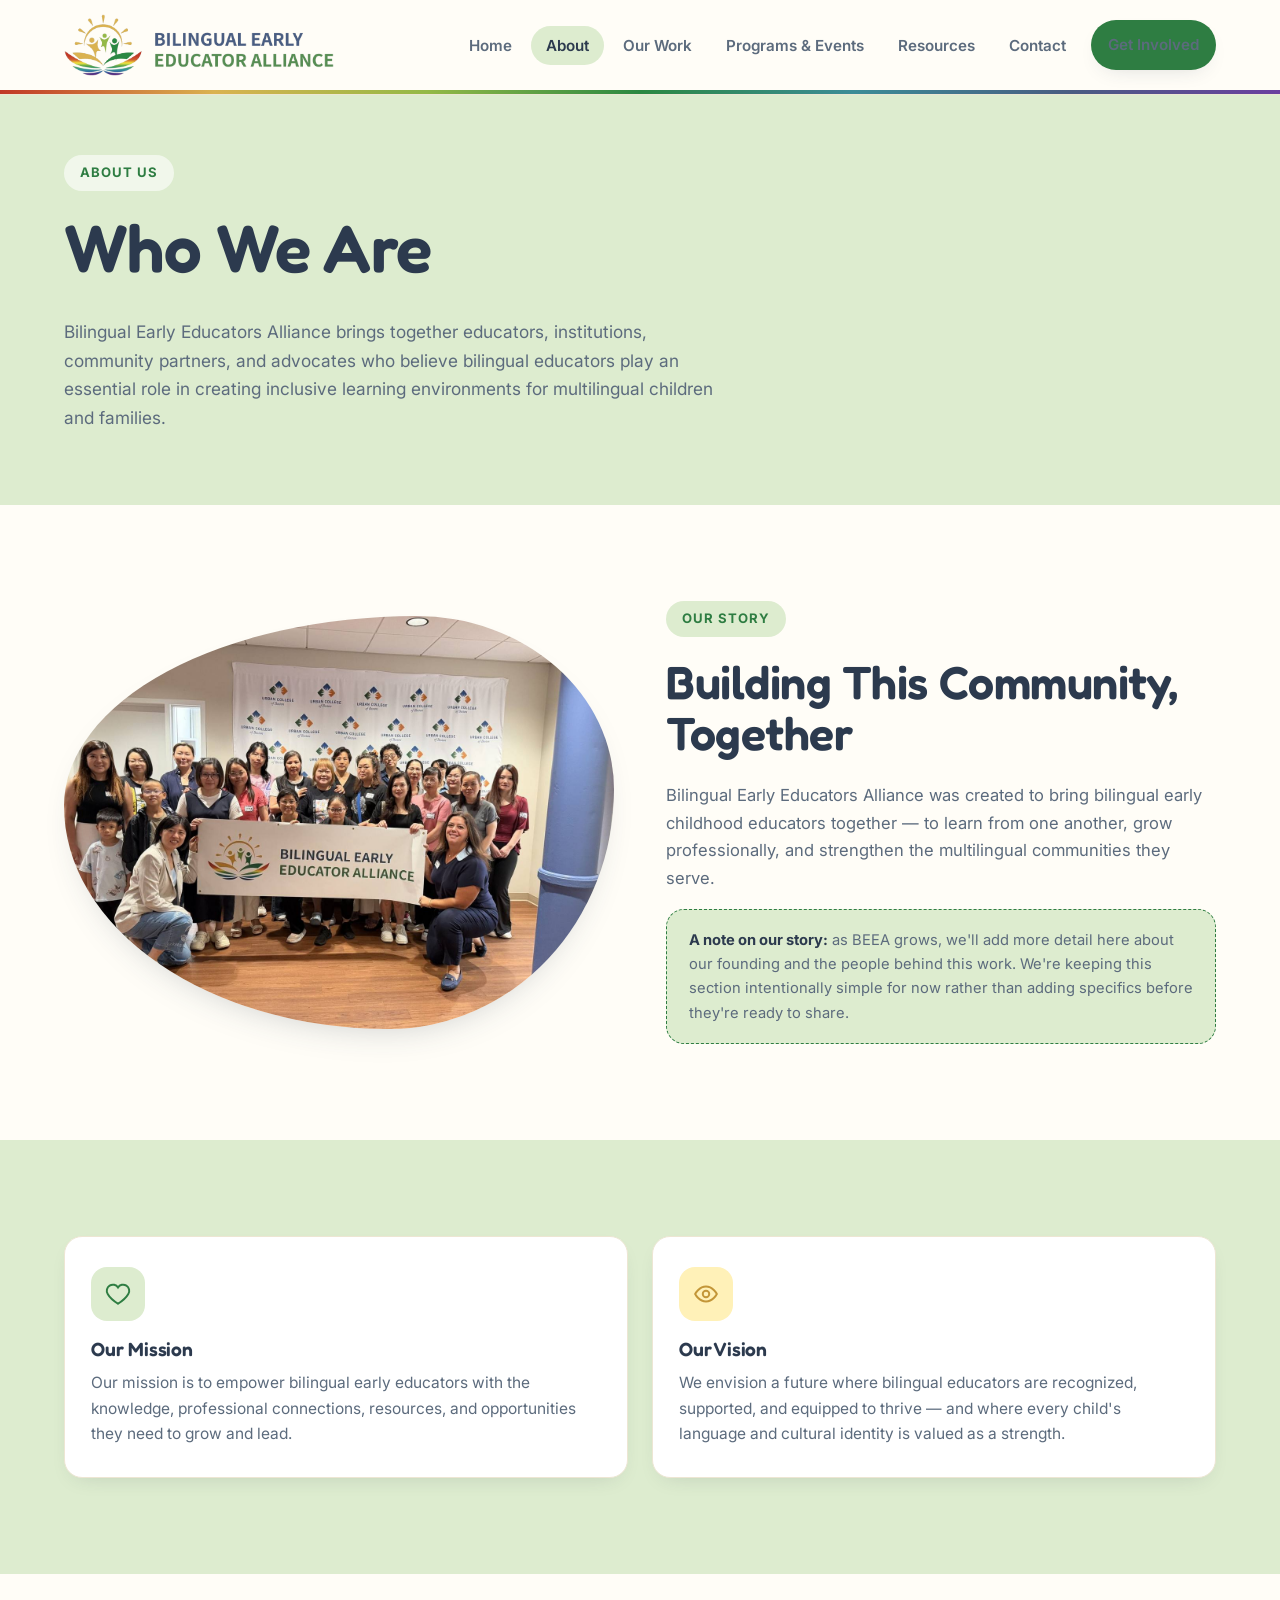
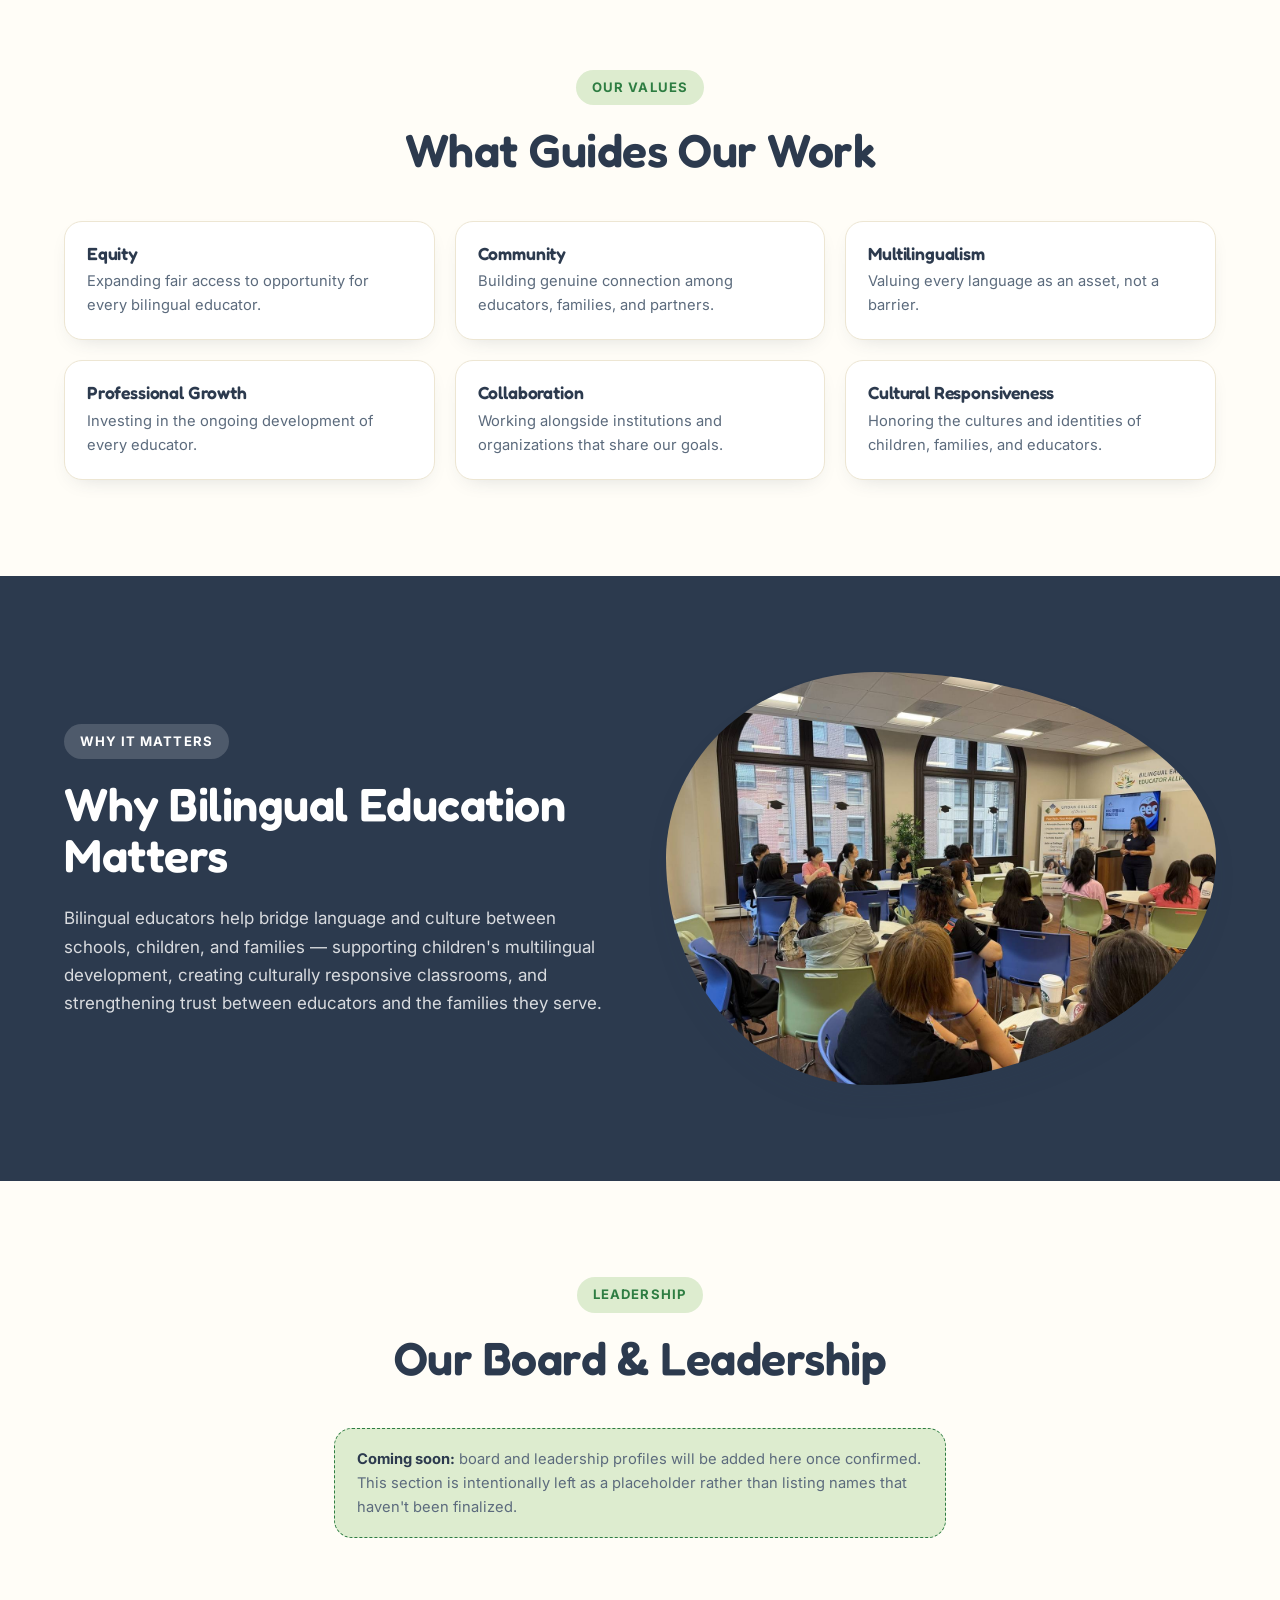
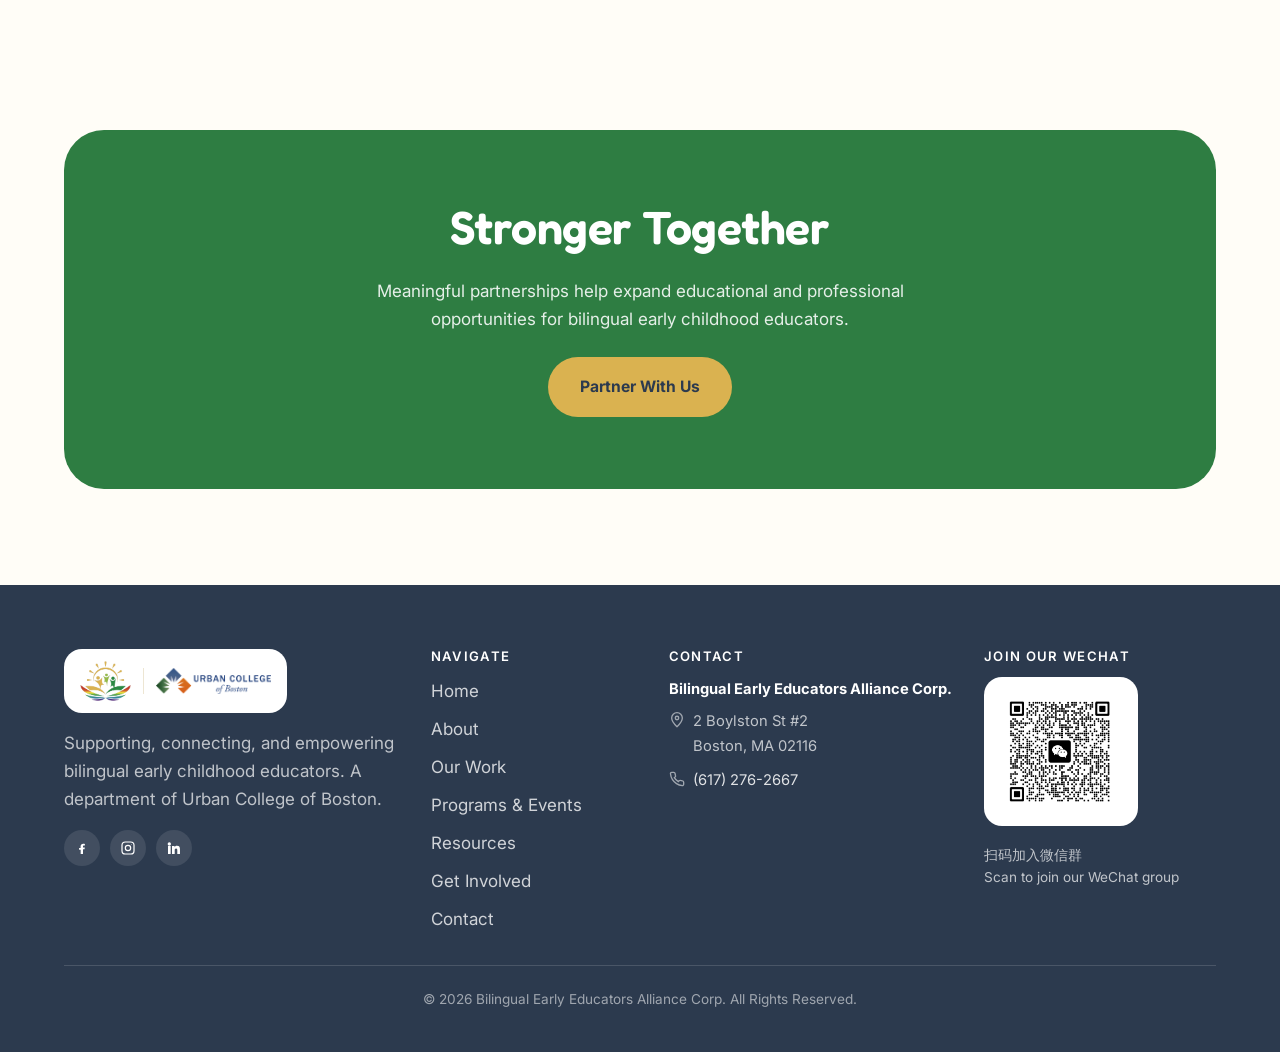
<file: bilingual-early-educators-alliance-website/about.html>
<!doctype html>
<html lang="en">
<head>
  <meta charset="UTF-8">
  <meta name="viewport" content="width=device-width, initial-scale=1.0">
  <title>About Us | Bilingual Early Educators Alliance</title>
  <meta name="description" content="Learn about Bilingual Early Educators Alliance's story, mission, vision, and values, and why bilingual early education matters.">

  <meta property="og:type" content="website">
  <meta property="og:title" content="About Us | Bilingual Early Educators Alliance">
  <meta property="og:description" content="Our story, mission, vision, and values.">
  <meta property="og:image" content="images/logo-full.png">
  <meta property="og:url" content="https://bilingualearlyeducatorsalliance.com/about.html">

  <link rel="icon" type="image/png" href="images/favicon-32.png">
  <link rel="apple-touch-icon" href="images/favicon.png">
  <link rel="canonical" href="https://bilingualearlyeducatorsalliance.com/about.html">

  <link rel="preconnect" href="https://fonts.googleapis.com">
  <link rel="preconnect" href="https://fonts.gstatic.com" crossorigin>
  <link href="https://fonts.googleapis.com/css2?family=Fredoka:wght@500;600;700&family=Inter:wght@400;500;600;700;800&display=swap" rel="stylesheet">
  <link rel="stylesheet" href="css/style.css">
</head>
<body>
  <a class="skip-link" href="#main">Skip to main content</a>

  <header class="site-header">
    <nav class="nav" aria-label="Main navigation">
      <a class="brand" href="index.html">
        <img class="brand-logo" src="images/logo-full.png" alt="Bilingual Early Educators Alliance" width="1600" height="367">
      </a>
      <button class="nav-toggle" aria-label="Open menu" aria-expanded="false">
        <svg viewBox="0 0 24 24" fill="none" stroke="currentColor" stroke-width="2" aria-hidden="true"><path d="M3 6h18M3 12h18M3 18h18" stroke-linecap="round"/></svg>
      </button>
      <ul class="nav-links">
        <li><a href="index.html">Home</a></li>
        <li><a href="about.html" aria-current="page">About</a></li>
        <li><a href="our-work.html">Our Work</a></li>
        <li><a href="programs.html">Programs &amp; Events</a></li>
        <li><a href="resources.html">Resources</a></li>
        <li><a href="contact.html">Contact</a></li>
        <li class="nav-cta"><a class="btn btn-primary btn-sm" href="get-involved.html">Get Involved</a></li>
      </ul>
    </nav>
    <div class="rainbow-strip" aria-hidden="true"></div>
  </header>

  <main id="main">

    <section class="page-hero on-sage">
      <div class="container">
        <span class="eyebrow" style="background:rgba(255,255,255,0.6)">About Us</span>
        <h1>Who We Are</h1>
        <p class="lede">Bilingual Early Educators Alliance brings together educators, institutions, community partners, and advocates who believe bilingual educators play an essential role in creating inclusive learning environments for multilingual children and families.</p>
      </div>
    </section>

    <!-- OUR STORY -->
    <section>
      <div class="container two-col reveal">
        <div class="organic-photo shape-a">
          <img src="images/photo-group.jpg" alt="A group of bilingual educators gathered together holding a Bilingual Early Educators Alliance banner" width="1400" height="1050">
        </div>
        <div class="story-block">
          <span class="eyebrow">Our Story</span>
          <h2>Building This Community, Together</h2>
          <p>Bilingual Early Educators Alliance was created to bring bilingual early childhood educators together — to learn from one another, grow professionally, and strengthen the multilingual communities they serve.</p>
          <div class="note">
            <strong>A note on our story:</strong> as BEEA grows, we'll add more detail here about our founding and the people behind this work. We're keeping this section intentionally simple for now rather than adding specifics before they're ready to share.
          </div>
        </div>
      </div>
    </section>

    <!-- MISSION + VISION -->
    <section class="section-sage">
      <div class="container">
        <div class="card-grid" style="grid-template-columns:1fr 1fr" >
          <div class="card reveal">
            <div class="card-icon icon-tint-sage" aria-hidden="true"><svg viewBox="0 0 24 24" fill="none" stroke="currentColor" stroke-width="1.8"><path d="M12 21s-7-4.5-9.5-9A5.5 5.5 0 0112 6a5.5 5.5 0 019.5 6c-2.5 4.5-9.5 9-9.5 9z"/></svg></div>
            <h3>Our Mission</h3>
            <p>Our mission is to empower bilingual early educators with the knowledge, professional connections, resources, and opportunities they need to grow and lead.</p>
          </div>
          <div class="card reveal">
            <div class="card-icon icon-tint-yellow" aria-hidden="true"><svg viewBox="0 0 24 24" fill="none" stroke="currentColor" stroke-width="1.8"><path d="M2 12s3.5-7 10-7 10 7 10 7-3.5 7-10 7-10-7-10-7z"/><circle cx="12" cy="12" r="3"/></svg></div>
            <h3>Our Vision</h3>
            <p>We envision a future where bilingual educators are recognized, supported, and equipped to thrive — and where every child's language and cultural identity is valued as a strength.</p>
          </div>
        </div>
      </div>
    </section>

    <!-- VALUES -->
    <section>
      <div class="container">
        <div class="section-head center reveal">
          <span class="eyebrow" style="margin-inline:auto;display:table">Our Values</span>
          <h2>What Guides Our Work</h2>
        </div>
        <div class="values-grid reveal">
          <div class="value-chip"><h4>Equity</h4><p>Expanding fair access to opportunity for every bilingual educator.</p></div>
          <div class="value-chip"><h4>Community</h4><p>Building genuine connection among educators, families, and partners.</p></div>
          <div class="value-chip"><h4>Multilingualism</h4><p>Valuing every language as an asset, not a barrier.</p></div>
          <div class="value-chip"><h4>Professional Growth</h4><p>Investing in the ongoing development of every educator.</p></div>
          <div class="value-chip"><h4>Collaboration</h4><p>Working alongside institutions and organizations that share our goals.</p></div>
          <div class="value-chip"><h4>Cultural Responsiveness</h4><p>Honoring the cultures and identities of children, families, and educators.</p></div>
        </div>
      </div>
    </section>

    <!-- WHY BILINGUAL EDUCATION MATTERS -->
    <section class="section-dark">
      <div class="container two-col reveal">
        <div>
          <span class="eyebrow">Why It Matters</span>
          <h2>Why Bilingual Education Matters</h2>
          <p>Bilingual educators help bridge language and culture between schools, children, and families — supporting children's multilingual development, creating culturally responsive classrooms, and strengthening trust between educators and the families they serve.</p>
        </div>
        <div class="organic-photo shape-b">
          <img src="images/photo-workshop.jpg" alt="Bilingual educators attending a professional development workshop session" width="1400" height="1050">
        </div>
      </div>
    </section>

    <!-- LEADERSHIP / BOARD -->
    <section>
      <div class="container">
        <div class="section-head center reveal">
          <span class="eyebrow" style="margin-inline:auto;display:table">Leadership</span>
          <h2>Our Board &amp; Leadership</h2>
        </div>
        <div class="note reveal" style="max-width:68ch;margin-inline:auto;text-align:left">
          <strong>Coming soon:</strong> board and leadership profiles will be added here once confirmed. This section is intentionally left as a placeholder rather than listing names that haven't been finalized.
        </div>
      </div>
    </section>

    <section>
      <div class="container">
        <div class="panel panel-forest cta-banner reveal">
          <h2>Stronger Together</h2>
          <p>Meaningful partnerships help expand educational and professional opportunities for bilingual early childhood educators.</p>
          <div class="hero-ctas">
            <a class="btn btn-secondary" href="get-involved.html">Partner With Us</a>
          </div>
        </div>
      </div>
    </section>

  </main>

  <footer class="site-footer">
    <div class="container">
      <div class="footer-grid">
        <div>
          <div class="footer-brand">
            <div class="footer-logo-chip">
              <img src="images/logo-icon.png" alt="Bilingual Early Educators Alliance" width="600" height="473" style="height:40px;width:auto">
              <div class="footer-divider" aria-hidden="true"></div>
              <img src="images/partner-urban-college.png" alt="Urban College of Boston" width="1000" height="226" style="height:26px;width:auto">
            </div>
          </div>
          <p class="footer-tag">Supporting, connecting, and empowering bilingual early childhood educators. A department of Urban College of Boston.</p>
          <div class="footer-social-row" aria-label="Social media">
            <a href="#" aria-label="Facebook"><svg viewBox="0 0 24 24" fill="currentColor"><path d="M13.5 21v-7h2.3l.4-2.7h-2.7v-1.7c0-.8.2-1.3 1.4-1.3h1.4V5.9c-.7-.1-1.5-.2-2.4-.2-2.4 0-4 1.4-4 4v2.2H7.6v2.7h2.4V21h3.5z"/></svg></a>
            <a href="#" aria-label="Instagram"><svg viewBox="0 0 24 24" fill="none" stroke="currentColor" stroke-width="1.8"><rect x="3" y="3" width="18" height="18" rx="5"/><circle cx="12" cy="12" r="4"/><circle cx="17.2" cy="6.8" r="0.6" fill="currentColor" stroke="none"/></svg></a>
            <a href="#" aria-label="LinkedIn"><svg viewBox="0 0 24 24" fill="currentColor"><path d="M4.98 3.5a2.5 2.5 0 11-.02 5 2.5 2.5 0 01.02-5zM3 9h4v12H3zM9 9h3.8v1.7h.05c.5-.9 1.8-1.9 3.6-1.9 3.9 0 4.5 2.5 4.5 5.8V21h-4v-5.4c0-1.3 0-3-1.8-3s-2.1 1.4-2.1 2.9V21H9z"/></svg></a>
          </div>
        </div>
        <nav class="footer-nav" aria-label="Footer navigation">
          <h4>Navigate</h4>
          <ul>
            <li><a href="index.html">Home</a></li>
            <li><a href="about.html">About</a></li>
            <li><a href="our-work.html">Our Work</a></li>
            <li><a href="programs.html">Programs &amp; Events</a></li>
            <li><a href="resources.html">Resources</a></li>
            <li><a href="get-involved.html">Get Involved</a></li>
            <li><a href="contact.html">Contact</a></li>
          </ul>
        </nav>
        <div class="footer-legal">
          <h4>Contact</h4>
          <p><strong>Bilingual Early Educators Alliance Corp.</strong></p>
          <div class="footer-contact-line">
            <svg viewBox="0 0 24 24" fill="none" stroke="currentColor" stroke-width="2"><path d="M12 22s8-7.5 8-13a8 8 0 10-16 0c0 5.5 8 13 8 13z"/><circle cx="12" cy="9" r="2.6"/></svg>
            <span>2 Boylston St #2<br>Boston, MA 02116</span>
          </div>
          <div class="footer-contact-line">
            <svg viewBox="0 0 24 24" fill="none" stroke="currentColor" stroke-width="2"><path d="M22 16.9v3a2 2 0 01-2.2 2 19.8 19.8 0 01-8.6-3 19.5 19.5 0 01-6-6 19.8 19.8 0 01-3-8.7A2 2 0 014.1 2h3a2 2 0 012 1.7c.1 1 .4 2 .7 3a2 2 0 01-.5 2.1L8 10a16 16 0 006 6l1.2-1.3a2 2 0 012.1-.5c1 .3 2 .5 3 .7a2 2 0 011.7 2z"/></svg>
            <a href="tel:16172762667">(617) 276-2667</a>
          </div>
        </div>
        <div class="footer-connect">
          <h4>Join Our WeChat</h4>
          <div class="footer-qr-card">
            <img src="images/wechat-qr.png" alt="QR code to join the Bilingual Early Educators Alliance WeChat group" width="500" height="614">
          </div>
          <p>扫码加入微信群<br>Scan to join our WeChat group</p>
        </div>
      </div>
      <p class="footer-bottom">© <span data-year>2026</span> Bilingual Early Educators Alliance Corp. All Rights Reserved.</p>
    </div>
  </footer>

  <script src="js/script.js"></script>
</body>
</html>
</file>
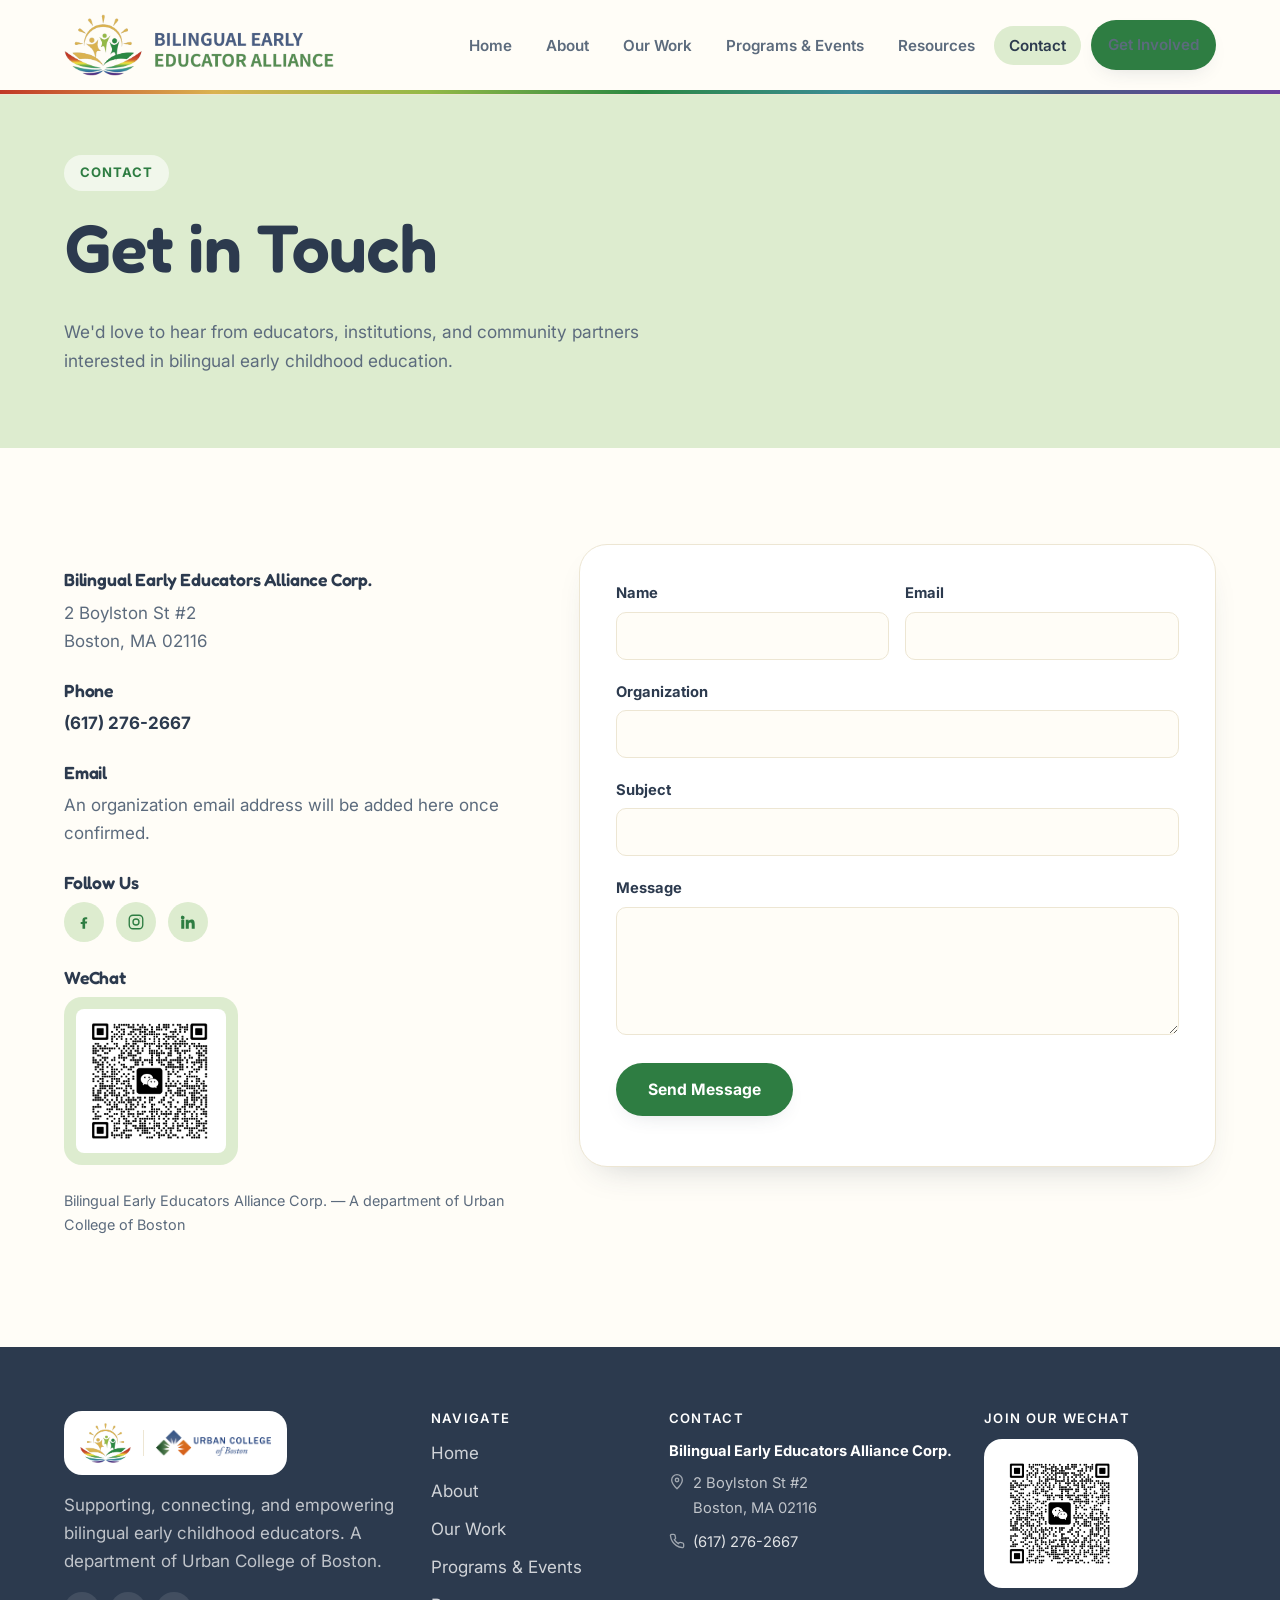
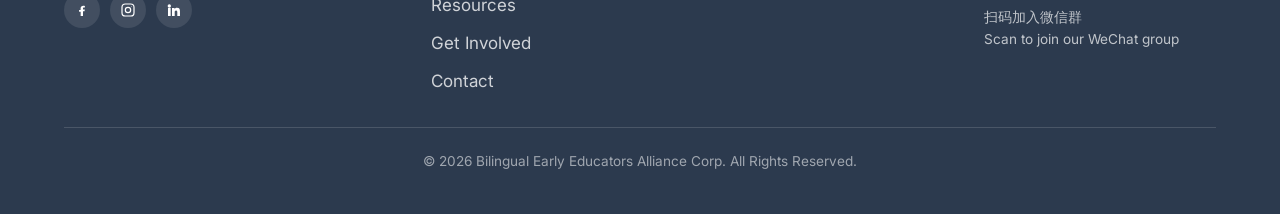
<file: bilingual-early-educators-alliance-website/contact.html>
<!doctype html>
<html lang="en">
<head>
  <meta charset="UTF-8">
  <meta name="viewport" content="width=device-width, initial-scale=1.0">
  <title>Contact Us | Bilingual Early Educators Alliance</title>
  <meta name="description" content="Get in touch with Bilingual Early Educators Alliance in Boston, Massachusetts.">

  <meta property="og:type" content="website">
  <meta property="og:title" content="Contact Us | Bilingual Early Educators Alliance">
  <meta property="og:description" content="Reach out to Bilingual Early Educators Alliance.">
  <meta property="og:image" content="images/logo-full.png">
  <meta property="og:url" content="https://bilingualearlyeducatorsalliance.com/contact.html">

  <link rel="icon" type="image/png" href="images/favicon-32.png">
  <link rel="apple-touch-icon" href="images/favicon.png">
  <link rel="canonical" href="https://bilingualearlyeducatorsalliance.com/contact.html">

  <link rel="preconnect" href="https://fonts.googleapis.com">
  <link rel="preconnect" href="https://fonts.gstatic.com" crossorigin>
  <link href="https://fonts.googleapis.com/css2?family=Fredoka:wght@500;600;700&family=Inter:wght@400;500;600;700;800&display=swap" rel="stylesheet">
  <link rel="stylesheet" href="css/style.css">
</head>
<body>
  <a class="skip-link" href="#main">Skip to main content</a>

  <header class="site-header">
    <nav class="nav" aria-label="Main navigation">
      <a class="brand" href="index.html">
        <img class="brand-logo" src="images/logo-full.png" alt="Bilingual Early Educators Alliance" width="1600" height="367">
      </a>
      <button class="nav-toggle" aria-label="Open menu" aria-expanded="false">
        <svg viewBox="0 0 24 24" fill="none" stroke="currentColor" stroke-width="2" aria-hidden="true"><path d="M3 6h18M3 12h18M3 18h18" stroke-linecap="round"/></svg>
      </button>
      <ul class="nav-links">
        <li><a href="index.html">Home</a></li>
        <li><a href="about.html">About</a></li>
        <li><a href="our-work.html">Our Work</a></li>
        <li><a href="programs.html">Programs &amp; Events</a></li>
        <li><a href="resources.html">Resources</a></li>
        <li><a href="contact.html" aria-current="page">Contact</a></li>
        <li class="nav-cta"><a class="btn btn-primary btn-sm" href="get-involved.html">Get Involved</a></li>
      </ul>
    </nav>
    <div class="rainbow-strip" aria-hidden="true"></div>
  </header>

  <main id="main">

    <section class="page-hero on-sage">
      <div class="container">
        <span class="eyebrow" style="background:rgba(255,255,255,0.6)">Contact</span>
        <h1>Get in Touch</h1>
        <p class="lede">We'd love to hear from educators, institutions, and community partners interested in bilingual early childhood education.</p>
      </div>
    </section>

    <section>
      <div class="container contact-wrap">
        <div class="contact-info reveal">
          <h3>Bilingual Early Educators Alliance Corp.</h3>
          <address class="addr">
            2 Boylston St #2<br>
            Boston, MA 02116
          </address>

          <h3>Phone</h3>
          <p><a href="tel:16172762667" style="color:var(--ink);font-weight:700">(617) 276-2667</a></p>

          <h3>Email</h3>
          <p>An organization email address will be added here once confirmed.</p>

          <h3>Follow Us</h3>
          <div class="social-row" aria-label="Social media">
            <a href="#" aria-label="Facebook"><svg viewBox="0 0 24 24" fill="currentColor"><path d="M13.5 21v-7h2.3l.4-2.7h-2.7v-1.7c0-.8.2-1.3 1.4-1.3h1.4V5.9c-.7-.1-1.5-.2-2.4-.2-2.4 0-4 1.4-4 4v2.2H7.6v2.7h2.4V21h3.5z"/></svg></a>
            <a href="#" aria-label="Instagram"><svg viewBox="0 0 24 24" fill="none" stroke="currentColor" stroke-width="1.8"><rect x="3" y="3" width="18" height="18" rx="5"/><circle cx="12" cy="12" r="4"/><circle cx="17.2" cy="6.8" r="0.6" fill="currentColor" stroke="none"/></svg></a>
            <a href="#" aria-label="LinkedIn"><svg viewBox="0 0 24 24" fill="currentColor"><path d="M4.98 3.5a2.5 2.5 0 11-.02 5 2.5 2.5 0 01.02-5zM3 9h4v12H3zM9 9h3.8v1.7h.05c.5-.9 1.8-1.9 3.6-1.9 3.9 0 4.5 2.5 4.5 5.8V21h-4v-5.4c0-1.3 0-3-1.8-3s-2.1 1.4-2.1 2.9V21H9z"/></svg></a>
          </div>

          <h3>WeChat</h3>
          <div class="footer-qr-card" style="background:var(--sage)">
            <img src="images/wechat-qr.png" alt="QR code to join the Bilingual Early Educators Alliance WeChat group" width="500" height="614" style="max-width:150px">
          </div>

          <p class="ein">Bilingual Early Educators Alliance Corp. — A department of Urban College of Boston</p>
        </div>


        <div class="form-card reveal">
          <!--
            Connecting this form (no server required):
            1. Create a free account at https://formspree.io
            2. Create a new form and copy the endpoint it gives you,
               e.g. https://formspree.io/f/abc123xy
            3. Replace the "#" below in the form's action attribute with
               that endpoint.
            See README.md → "Connecting the contact form" for full steps.
          -->
          <form id="contact-form" action="#" method="POST">
            <div class="field-row">
              <div class="field">
                <label for="name">Name</label>
                <input type="text" id="name" name="name" autocomplete="name" required>
              </div>
              <div class="field">
                <label for="email">Email</label>
                <input type="email" id="email" name="email" autocomplete="email" required>
              </div>
            </div>
            <div class="field">
              <label for="organization">Organization</label>
              <input type="text" id="organization" name="organization" autocomplete="organization">
            </div>
            <div class="field">
              <label for="subject">Subject</label>
              <input type="text" id="subject" name="subject" required>
            </div>
            <div class="field">
              <label for="message">Message</label>
              <textarea id="message" name="message" rows="5" required></textarea>
            </div>
            <button type="submit" class="btn btn-primary">Send Message</button>
            <p class="form-status" role="status" aria-live="polite"></p>
          </form>
        </div>
      </div>
    </section>

  </main>

  <footer class="site-footer">
    <div class="container">
      <div class="footer-grid">
        <div>
          <div class="footer-brand">
            <div class="footer-logo-chip">
              <img src="images/logo-icon.png" alt="Bilingual Early Educators Alliance" width="600" height="473" style="height:40px;width:auto">
              <div class="footer-divider" aria-hidden="true"></div>
              <img src="images/partner-urban-college.png" alt="Urban College of Boston" width="1000" height="226" style="height:26px;width:auto">
            </div>
          </div>
          <p class="footer-tag">Supporting, connecting, and empowering bilingual early childhood educators. A department of Urban College of Boston.</p>
          <div class="footer-social-row" aria-label="Social media">
            <a href="#" aria-label="Facebook"><svg viewBox="0 0 24 24" fill="currentColor"><path d="M13.5 21v-7h2.3l.4-2.7h-2.7v-1.7c0-.8.2-1.3 1.4-1.3h1.4V5.9c-.7-.1-1.5-.2-2.4-.2-2.4 0-4 1.4-4 4v2.2H7.6v2.7h2.4V21h3.5z"/></svg></a>
            <a href="#" aria-label="Instagram"><svg viewBox="0 0 24 24" fill="none" stroke="currentColor" stroke-width="1.8"><rect x="3" y="3" width="18" height="18" rx="5"/><circle cx="12" cy="12" r="4"/><circle cx="17.2" cy="6.8" r="0.6" fill="currentColor" stroke="none"/></svg></a>
            <a href="#" aria-label="LinkedIn"><svg viewBox="0 0 24 24" fill="currentColor"><path d="M4.98 3.5a2.5 2.5 0 11-.02 5 2.5 2.5 0 01.02-5zM3 9h4v12H3zM9 9h3.8v1.7h.05c.5-.9 1.8-1.9 3.6-1.9 3.9 0 4.5 2.5 4.5 5.8V21h-4v-5.4c0-1.3 0-3-1.8-3s-2.1 1.4-2.1 2.9V21H9z"/></svg></a>
          </div>
        </div>
        <nav class="footer-nav" aria-label="Footer navigation">
          <h4>Navigate</h4>
          <ul>
            <li><a href="index.html">Home</a></li>
            <li><a href="about.html">About</a></li>
            <li><a href="our-work.html">Our Work</a></li>
            <li><a href="programs.html">Programs &amp; Events</a></li>
            <li><a href="resources.html">Resources</a></li>
            <li><a href="get-involved.html">Get Involved</a></li>
            <li><a href="contact.html">Contact</a></li>
          </ul>
        </nav>
        <div class="footer-legal">
          <h4>Contact</h4>
          <p><strong>Bilingual Early Educators Alliance Corp.</strong></p>
          <div class="footer-contact-line">
            <svg viewBox="0 0 24 24" fill="none" stroke="currentColor" stroke-width="2"><path d="M12 22s8-7.5 8-13a8 8 0 10-16 0c0 5.5 8 13 8 13z"/><circle cx="12" cy="9" r="2.6"/></svg>
            <span>2 Boylston St #2<br>Boston, MA 02116</span>
          </div>
          <div class="footer-contact-line">
            <svg viewBox="0 0 24 24" fill="none" stroke="currentColor" stroke-width="2"><path d="M22 16.9v3a2 2 0 01-2.2 2 19.8 19.8 0 01-8.6-3 19.5 19.5 0 01-6-6 19.8 19.8 0 01-3-8.7A2 2 0 014.1 2h3a2 2 0 012 1.7c.1 1 .4 2 .7 3a2 2 0 01-.5 2.1L8 10a16 16 0 006 6l1.2-1.3a2 2 0 012.1-.5c1 .3 2 .5 3 .7a2 2 0 011.7 2z"/></svg>
            <a href="tel:16172762667">(617) 276-2667</a>
          </div>
        </div>
        <div class="footer-connect">
          <h4>Join Our WeChat</h4>
          <div class="footer-qr-card">
            <img src="images/wechat-qr.png" alt="QR code to join the Bilingual Early Educators Alliance WeChat group" width="500" height="614">
          </div>
          <p>扫码加入微信群<br>Scan to join our WeChat group</p>
        </div>
      </div>
      <p class="footer-bottom">© <span data-year>2026</span> Bilingual Early Educators Alliance Corp. All Rights Reserved.</p>
    </div>
  </footer>

  <script src="js/script.js"></script>
</body>
</html>
</file>
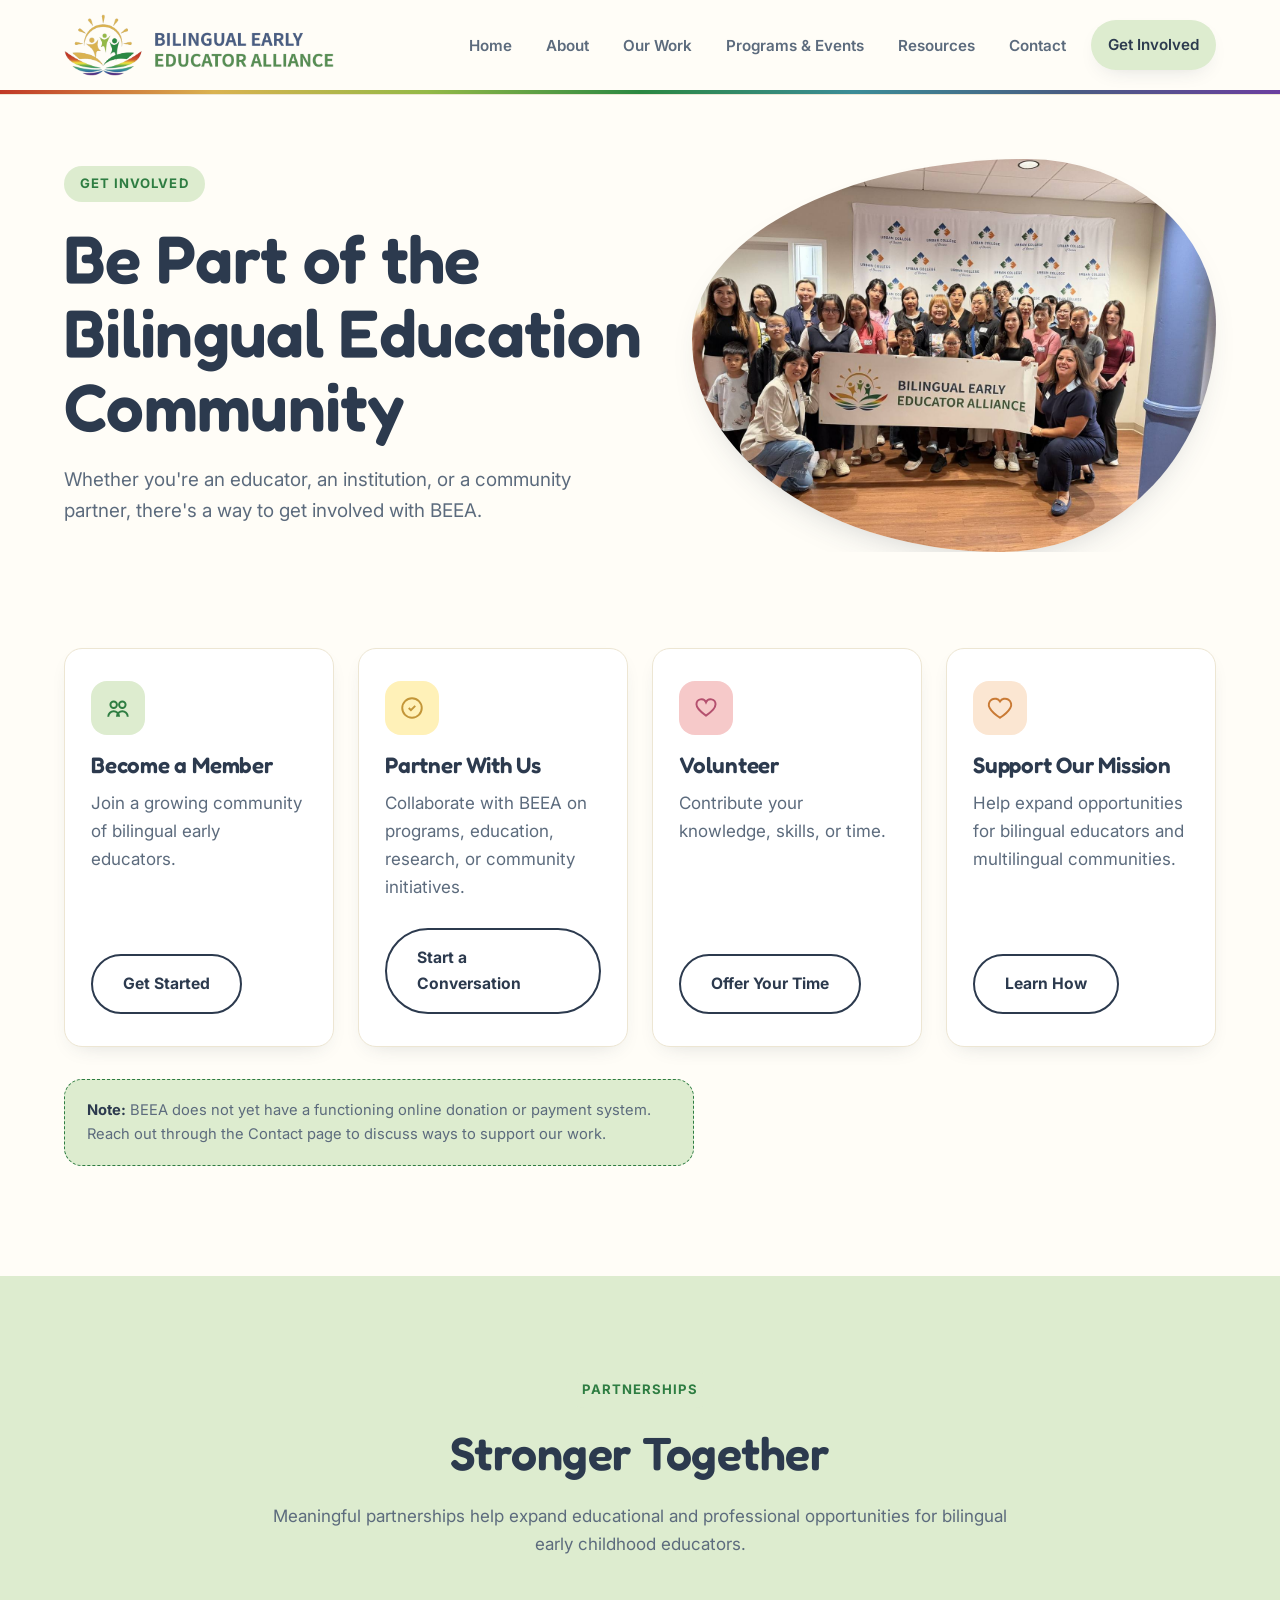
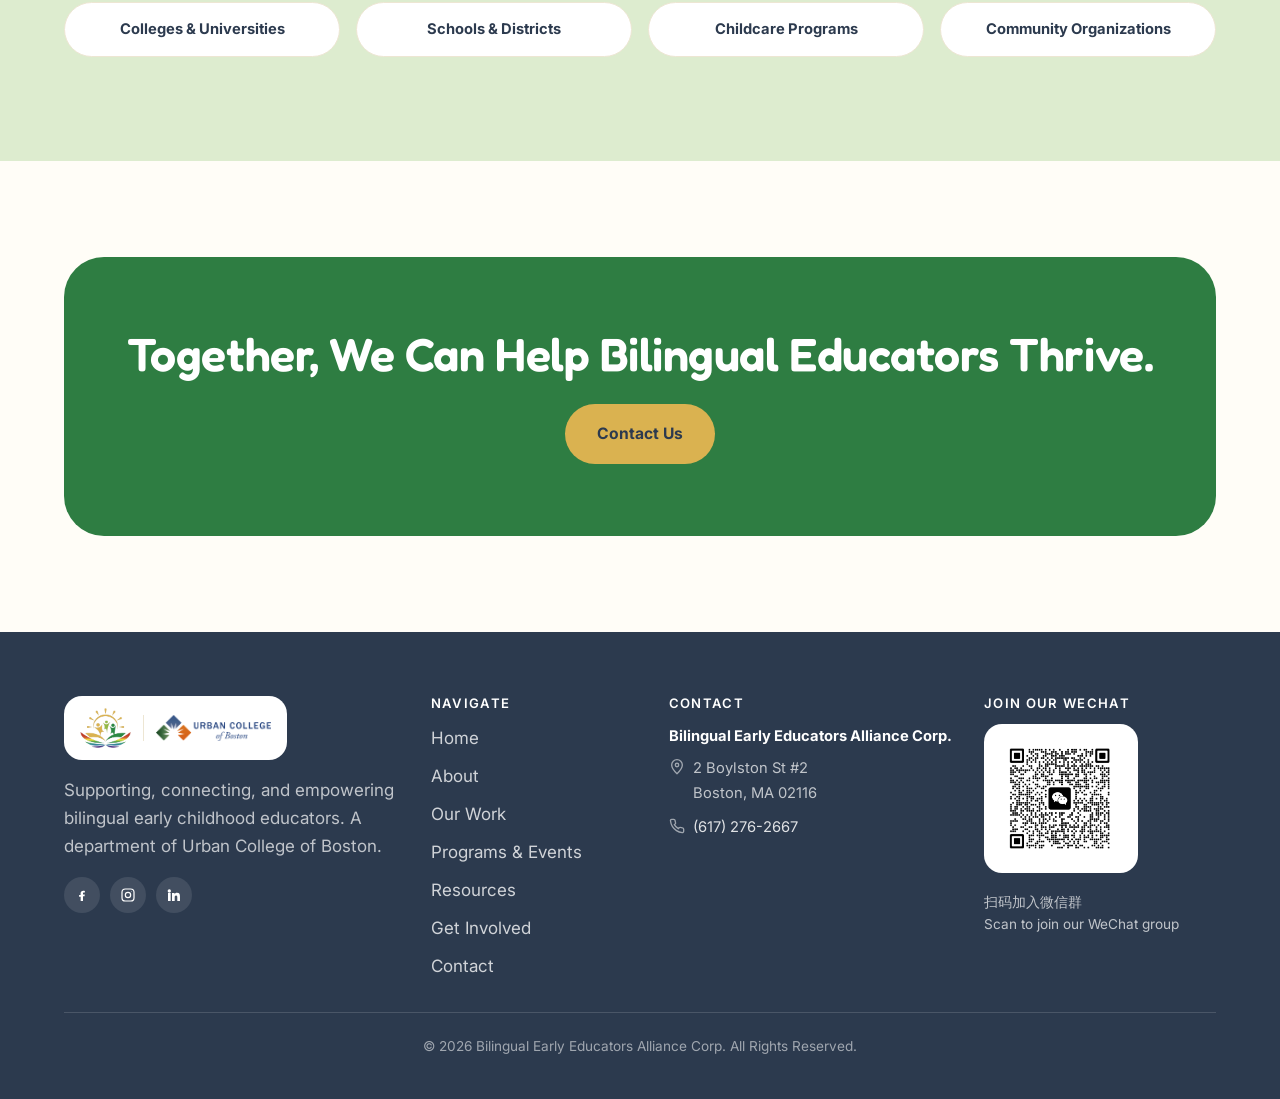
<file: bilingual-early-educators-alliance-website/get-involved.html>
<!doctype html>
<html lang="en">
<head>
  <meta charset="UTF-8">
  <meta name="viewport" content="width=device-width, initial-scale=1.0">
  <title>Get Involved | Bilingual Early Educators Alliance</title>
  <meta name="description" content="Become a member, partner with us, volunteer, or support the mission of Bilingual Early Educators Alliance.">

  <meta property="og:type" content="website">
  <meta property="og:title" content="Get Involved | Bilingual Early Educators Alliance">
  <meta property="og:description" content="Join a growing community of bilingual early educators.">
  <meta property="og:image" content="images/logo-full.png">
  <meta property="og:url" content="https://bilingualearlyeducatorsalliance.com/get-involved.html">

  <link rel="icon" type="image/png" href="images/favicon-32.png">
  <link rel="apple-touch-icon" href="images/favicon.png">
  <link rel="canonical" href="https://bilingualearlyeducatorsalliance.com/get-involved.html">

  <link rel="preconnect" href="https://fonts.googleapis.com">
  <link rel="preconnect" href="https://fonts.gstatic.com" crossorigin>
  <link href="https://fonts.googleapis.com/css2?family=Fredoka:wght@500;600;700&family=Inter:wght@400;500;600;700;800&display=swap" rel="stylesheet">
  <link rel="stylesheet" href="css/style.css">
</head>
<body>
  <a class="skip-link" href="#main">Skip to main content</a>

  <header class="site-header">
    <nav class="nav" aria-label="Main navigation">
      <a class="brand" href="index.html">
        <img class="brand-logo" src="images/logo-full.png" alt="Bilingual Early Educators Alliance" width="1600" height="367">
      </a>
      <button class="nav-toggle" aria-label="Open menu" aria-expanded="false">
        <svg viewBox="0 0 24 24" fill="none" stroke="currentColor" stroke-width="2" aria-hidden="true"><path d="M3 6h18M3 12h18M3 18h18" stroke-linecap="round"/></svg>
      </button>
      <ul class="nav-links">
        <li><a href="index.html">Home</a></li>
        <li><a href="about.html">About</a></li>
        <li><a href="our-work.html">Our Work</a></li>
        <li><a href="programs.html">Programs &amp; Events</a></li>
        <li><a href="resources.html">Resources</a></li>
        <li><a href="contact.html">Contact</a></li>
        <li class="nav-cta"><a class="btn btn-primary btn-sm" href="get-involved.html" aria-current="page">Get Involved</a></li>
      </ul>
    </nav>
    <div class="rainbow-strip" aria-hidden="true"></div>
  </header>

  <main id="main">

    <section class="hero" style="padding-bottom:0">
      <div class="container">
        <div>
          <span class="eyebrow">Get Involved</span>
          <h1>Be Part of the Bilingual Education Community</h1>
          <p class="lede">Whether you're an educator, an institution, or a community partner, there's a way to get involved with BEEA.</p>
        </div>
        <div class="organic-photo shape-a reveal">
          <img src="images/photo-group.jpg" alt="A group of bilingual educators gathered together holding a Bilingual Early Educators Alliance banner" width="1400" height="1050">
        </div>
      </div>
    </section>

    <section>
      <div class="container">
        <div class="involve-grid reveal">
          <div class="involve-card">
            <div class="card-icon icon-tint-sage" aria-hidden="true"><svg viewBox="0 0 24 24" fill="none" stroke="currentColor" stroke-width="1.8"><circle cx="8" cy="9" r="3"/><circle cx="16" cy="9" r="3"/><path d="M3 20c0-3 2.5-5 5-5s5 2 5 5"/><path d="M11 20c0-3 2.5-5 5-5s5 2 5 5"/></svg></div>
            <h3>Become a Member</h3>
            <p>Join a growing community of bilingual early educators.</p>
            <a class="btn btn-outline-ink" href="contact.html">Get Started</a>
          </div>
          <div class="involve-card">
            <div class="card-icon icon-tint-yellow" aria-hidden="true"><svg viewBox="0 0 24 24" fill="none" stroke="currentColor" stroke-width="1.8"><path d="M9 12l2 2 4-4"/><circle cx="12" cy="12" r="9"/></svg></div>
            <h3>Partner With Us</h3>
            <p>Collaborate with BEEA on programs, education, research, or community initiatives.</p>
            <a class="btn btn-outline-ink" href="contact.html">Start a Conversation</a>
          </div>
          <div class="involve-card">
            <div class="card-icon icon-tint-pink" aria-hidden="true"><svg viewBox="0 0 24 24" fill="none" stroke="currentColor" stroke-width="1.8"><path d="M20.8 8.6c0 4.6-8.8 10.4-8.8 10.4S3.2 13.2 3.2 8.6a4.6 4.6 0 018.8-1.9 4.6 4.6 0 018.8 1.9z"/></svg></div>
            <h3>Volunteer</h3>
            <p>Contribute your knowledge, skills, or time.</p>
            <a class="btn btn-outline-ink" href="contact.html">Offer Your Time</a>
          </div>
          <div class="involve-card">
            <div class="card-icon icon-tint-orange" aria-hidden="true"><svg viewBox="0 0 24 24" fill="none" stroke="currentColor" stroke-width="1.8"><path d="M12 21s-7-4.5-9.5-9A5.5 5.5 0 0112 6a5.5 5.5 0 019.5 6c-2.5 4.5-9.5 9-9.5 9z"/></svg></div>
            <h3>Support Our Mission</h3>
            <p>Help expand opportunities for bilingual educators and multilingual communities.</p>
            <a class="btn btn-outline-ink" href="contact.html">Learn How</a>
          </div>
        </div>
        <p class="note reveal" style="margin-top:32px;max-width:70ch">
          <strong>Note:</strong> BEEA does not yet have a functioning online donation or payment system. Reach out through the Contact page to discuss ways to support our work.
        </p>
      </div>
    </section>

    <!-- PARTNERSHIPS -->
    <section class="section-sage">
      <div class="container">
        <div class="section-head center reveal">
          <span class="eyebrow" style="margin-inline:auto;display:table">Partnerships</span>
          <h2>Stronger Together</h2>
          <p style="margin-inline:auto">Meaningful partnerships help expand educational and professional opportunities for bilingual early childhood educators.</p>
        </div>
        <div class="partner-types reveal">
          <div class="partner-type">Colleges &amp; Universities</div>
          <div class="partner-type">Schools &amp; Districts</div>
          <div class="partner-type">Childcare Programs</div>
          <div class="partner-type">Community Organizations</div>
        </div>
      </div>
    </section>

    <section>
      <div class="container">
        <div class="panel panel-forest cta-banner reveal">
          <h2>Together, We Can Help Bilingual Educators Thrive.</h2>
          <div class="hero-ctas">
            <a class="btn btn-secondary" href="contact.html">Contact Us</a>
          </div>
        </div>
      </div>
    </section>

  </main>

  <footer class="site-footer">
    <div class="container">
      <div class="footer-grid">
        <div>
          <div class="footer-brand">
            <div class="footer-logo-chip">
              <img src="images/logo-icon.png" alt="Bilingual Early Educators Alliance" width="600" height="473" style="height:40px;width:auto">
              <div class="footer-divider" aria-hidden="true"></div>
              <img src="images/partner-urban-college.png" alt="Urban College of Boston" width="1000" height="226" style="height:26px;width:auto">
            </div>
          </div>
          <p class="footer-tag">Supporting, connecting, and empowering bilingual early childhood educators. A department of Urban College of Boston.</p>
          <div class="footer-social-row" aria-label="Social media">
            <a href="#" aria-label="Facebook"><svg viewBox="0 0 24 24" fill="currentColor"><path d="M13.5 21v-7h2.3l.4-2.7h-2.7v-1.7c0-.8.2-1.3 1.4-1.3h1.4V5.9c-.7-.1-1.5-.2-2.4-.2-2.4 0-4 1.4-4 4v2.2H7.6v2.7h2.4V21h3.5z"/></svg></a>
            <a href="#" aria-label="Instagram"><svg viewBox="0 0 24 24" fill="none" stroke="currentColor" stroke-width="1.8"><rect x="3" y="3" width="18" height="18" rx="5"/><circle cx="12" cy="12" r="4"/><circle cx="17.2" cy="6.8" r="0.6" fill="currentColor" stroke="none"/></svg></a>
            <a href="#" aria-label="LinkedIn"><svg viewBox="0 0 24 24" fill="currentColor"><path d="M4.98 3.5a2.5 2.5 0 11-.02 5 2.5 2.5 0 01.02-5zM3 9h4v12H3zM9 9h3.8v1.7h.05c.5-.9 1.8-1.9 3.6-1.9 3.9 0 4.5 2.5 4.5 5.8V21h-4v-5.4c0-1.3 0-3-1.8-3s-2.1 1.4-2.1 2.9V21H9z"/></svg></a>
          </div>
        </div>
        <nav class="footer-nav" aria-label="Footer navigation">
          <h4>Navigate</h4>
          <ul>
            <li><a href="index.html">Home</a></li>
            <li><a href="about.html">About</a></li>
            <li><a href="our-work.html">Our Work</a></li>
            <li><a href="programs.html">Programs &amp; Events</a></li>
            <li><a href="resources.html">Resources</a></li>
            <li><a href="get-involved.html">Get Involved</a></li>
            <li><a href="contact.html">Contact</a></li>
          </ul>
        </nav>
        <div class="footer-legal">
          <h4>Contact</h4>
          <p><strong>Bilingual Early Educators Alliance Corp.</strong></p>
          <div class="footer-contact-line">
            <svg viewBox="0 0 24 24" fill="none" stroke="currentColor" stroke-width="2"><path d="M12 22s8-7.5 8-13a8 8 0 10-16 0c0 5.5 8 13 8 13z"/><circle cx="12" cy="9" r="2.6"/></svg>
            <span>2 Boylston St #2<br>Boston, MA 02116</span>
          </div>
          <div class="footer-contact-line">
            <svg viewBox="0 0 24 24" fill="none" stroke="currentColor" stroke-width="2"><path d="M22 16.9v3a2 2 0 01-2.2 2 19.8 19.8 0 01-8.6-3 19.5 19.5 0 01-6-6 19.8 19.8 0 01-3-8.7A2 2 0 014.1 2h3a2 2 0 012 1.7c.1 1 .4 2 .7 3a2 2 0 01-.5 2.1L8 10a16 16 0 006 6l1.2-1.3a2 2 0 012.1-.5c1 .3 2 .5 3 .7a2 2 0 011.7 2z"/></svg>
            <a href="tel:16172762667">(617) 276-2667</a>
          </div>
        </div>
        <div class="footer-connect">
          <h4>Join Our WeChat</h4>
          <div class="footer-qr-card">
            <img src="images/wechat-qr.png" alt="QR code to join the Bilingual Early Educators Alliance WeChat group" width="500" height="614">
          </div>
          <p>扫码加入微信群<br>Scan to join our WeChat group</p>
        </div>
      </div>
      <p class="footer-bottom">© <span data-year>2026</span> Bilingual Early Educators Alliance Corp. All Rights Reserved.</p>
    </div>
  </footer>

  <script src="js/script.js"></script>
</body>
</html>
</file>
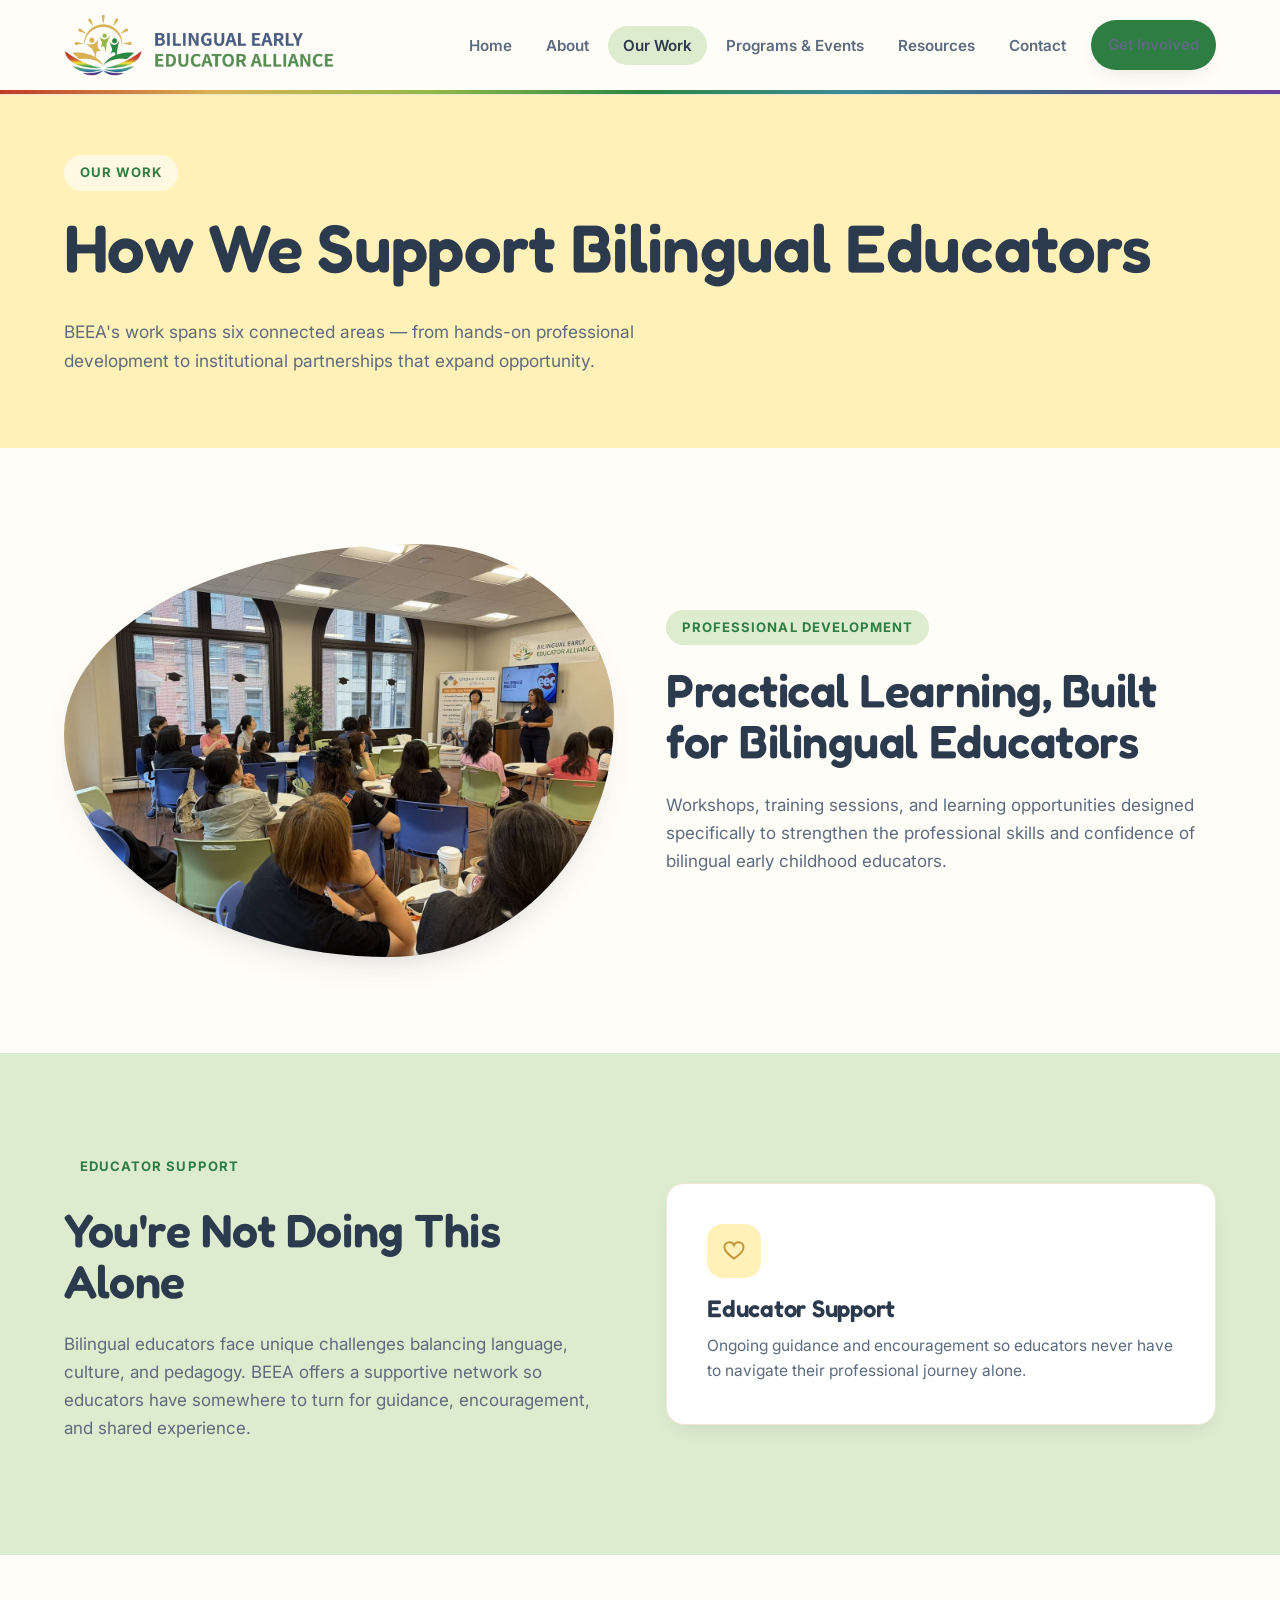
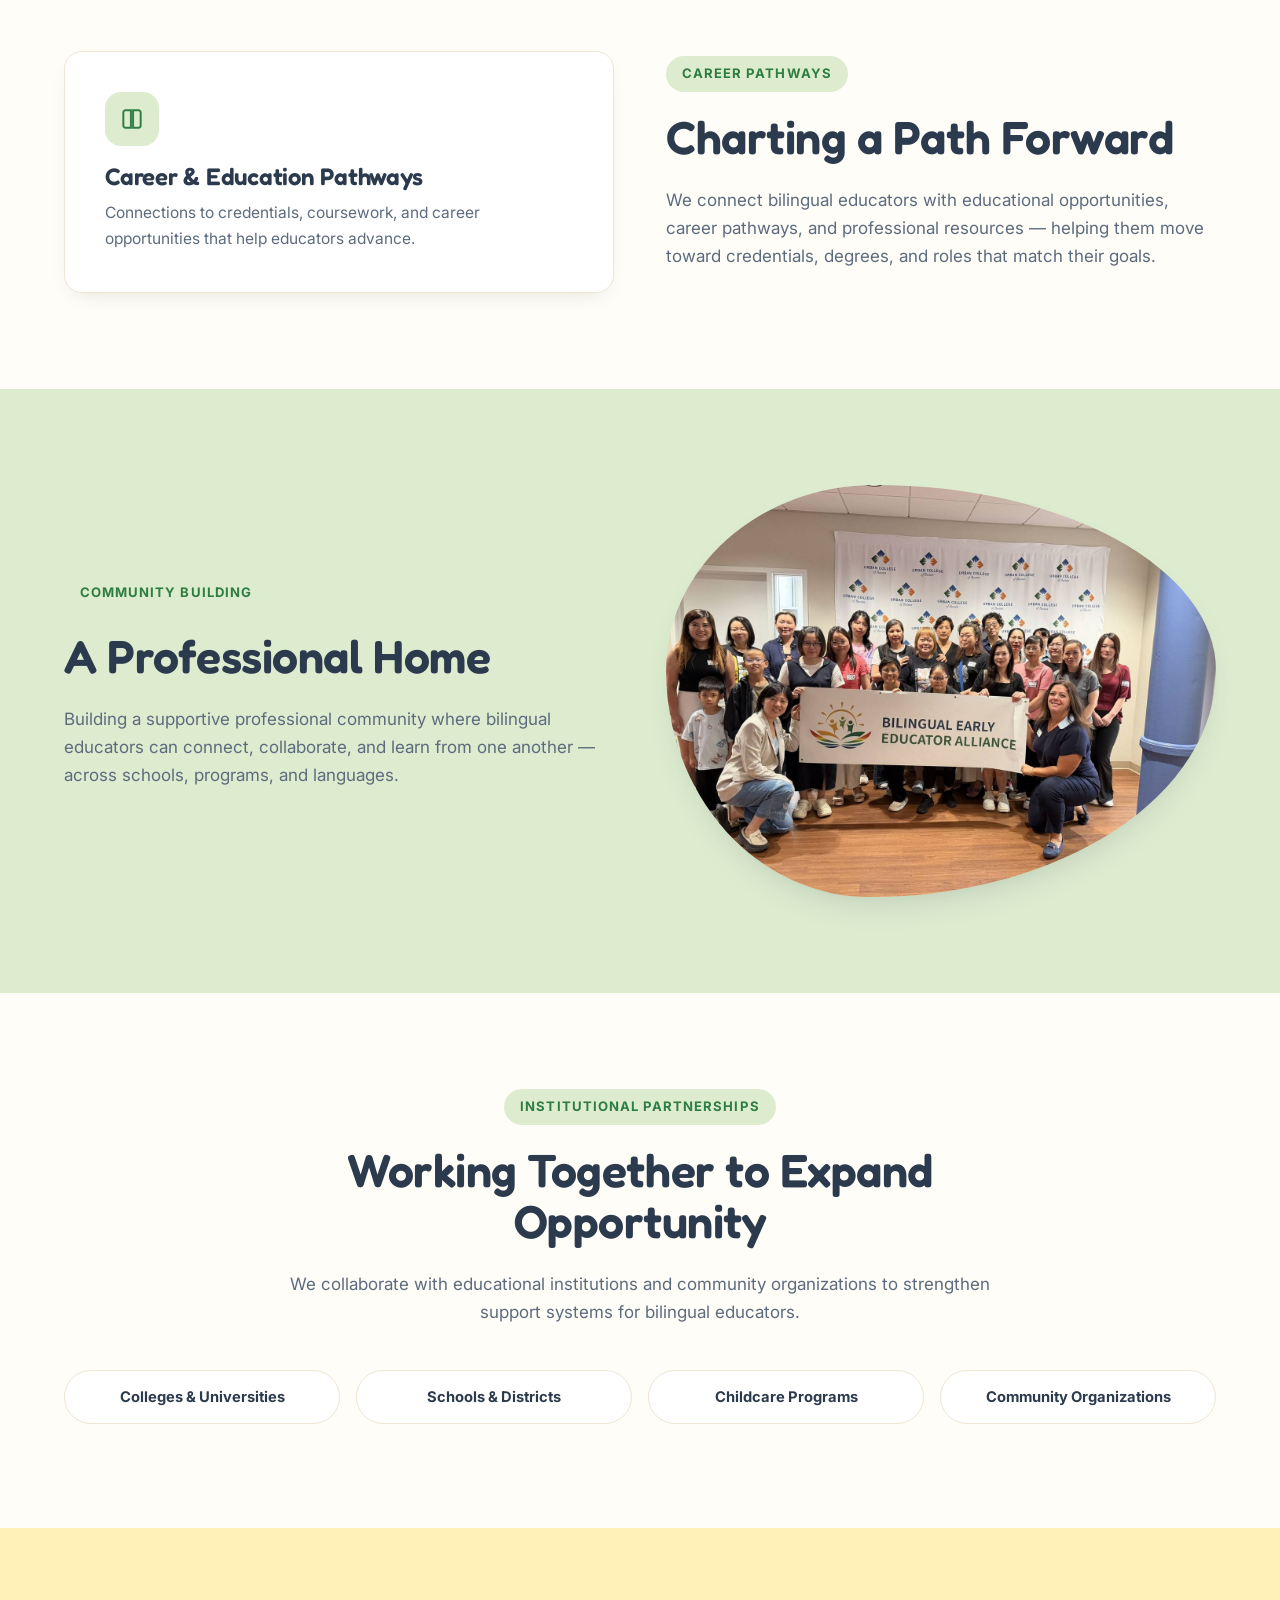
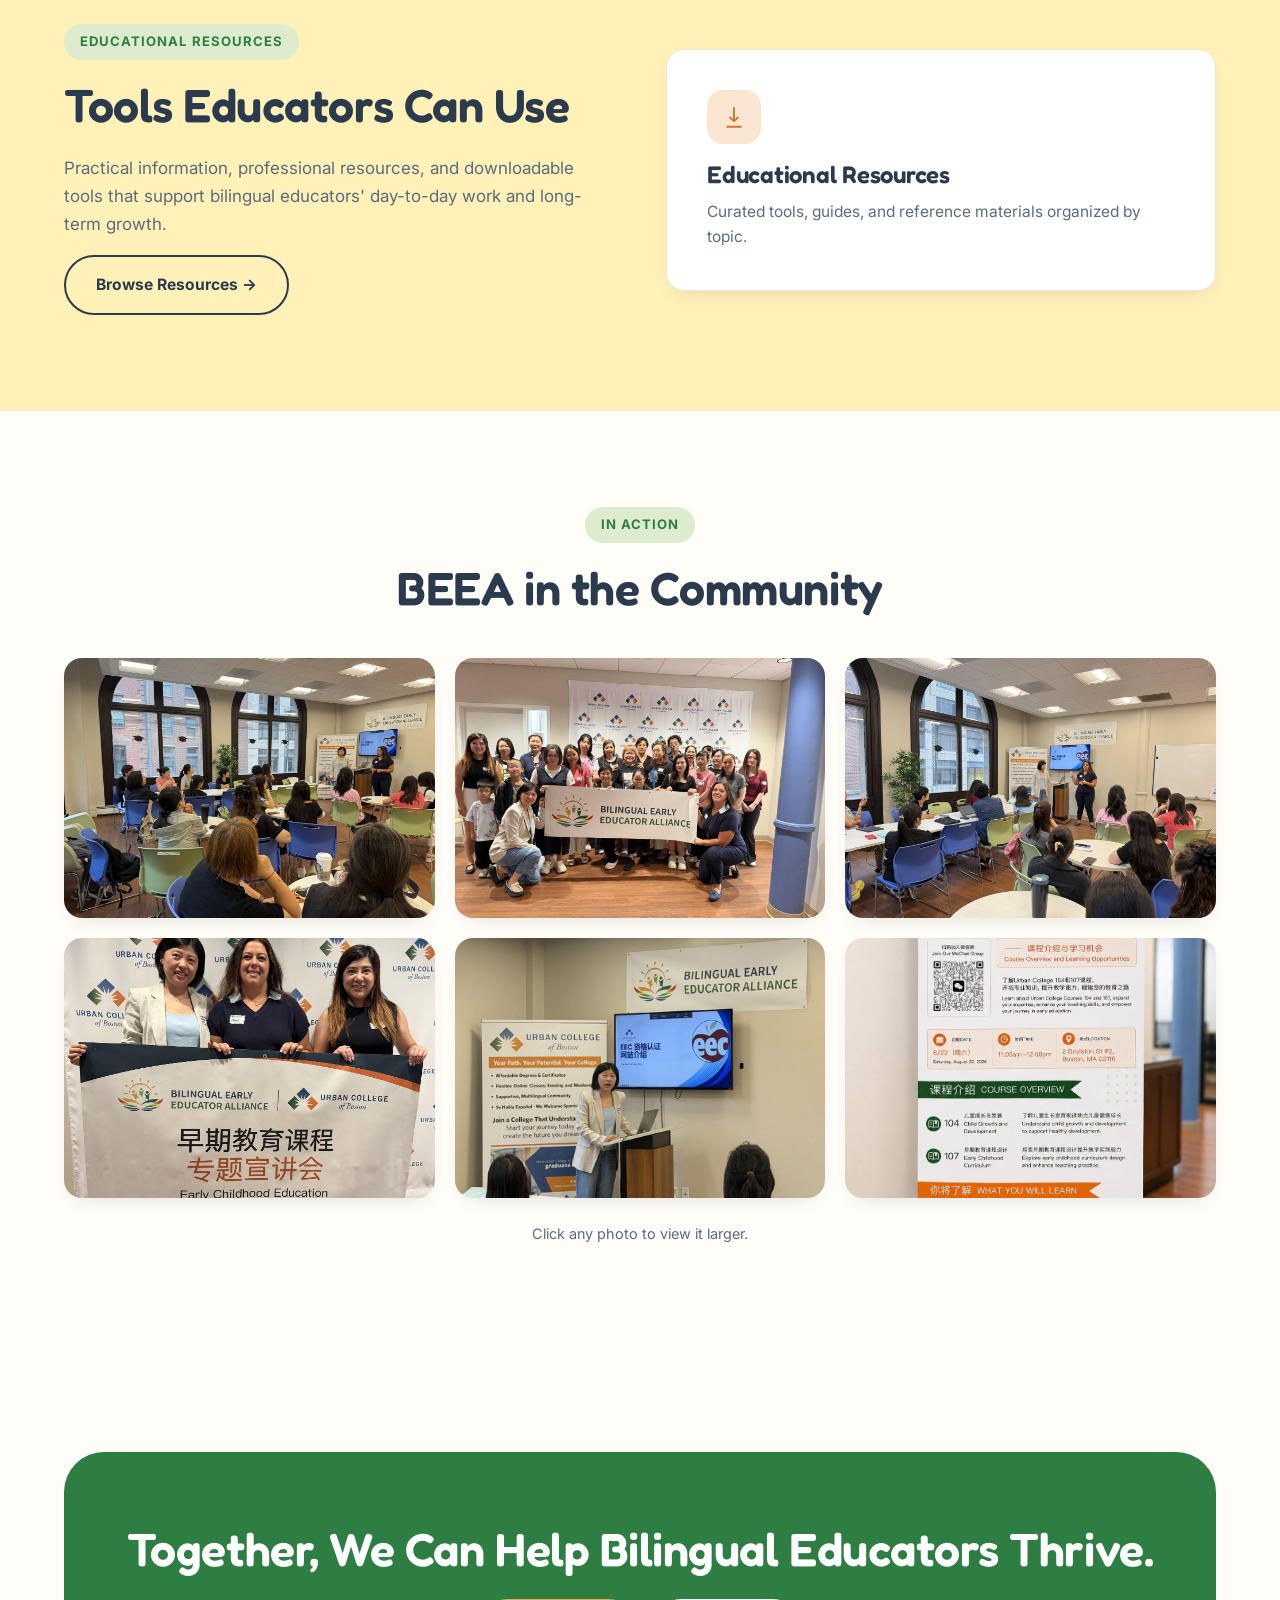
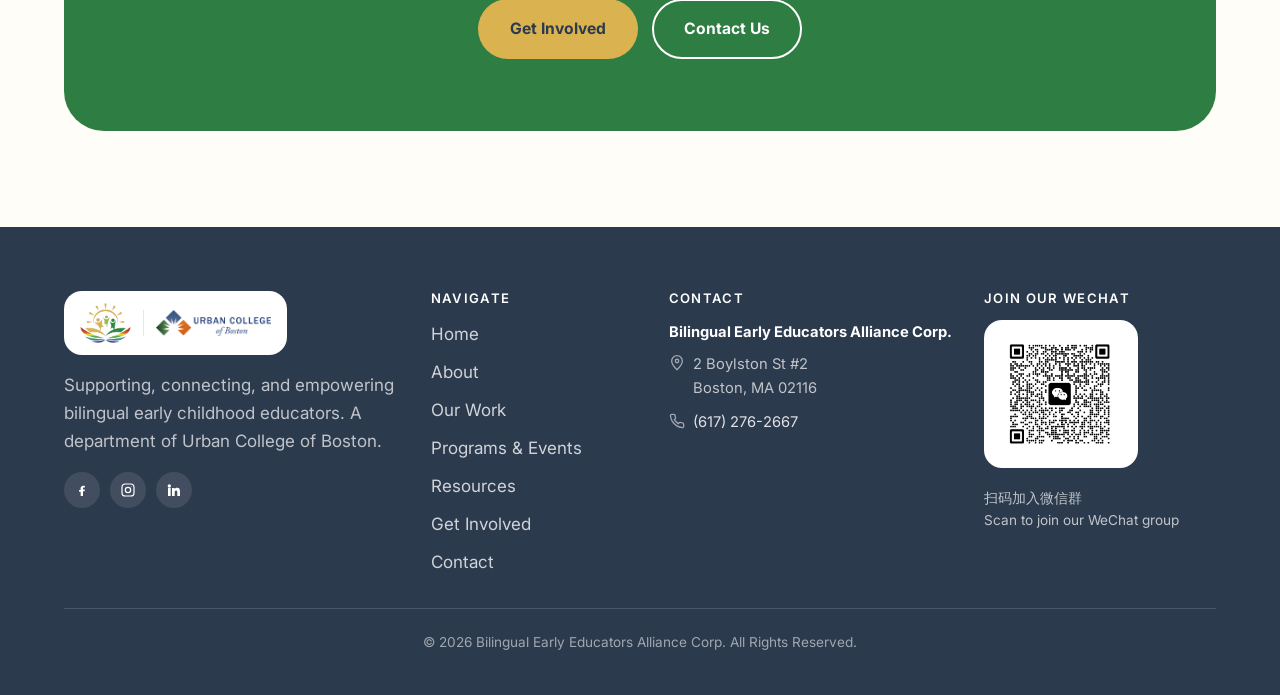
<file: bilingual-early-educators-alliance-website/our-work.html>
<!doctype html>
<html lang="en">
<head>
  <meta charset="UTF-8">
  <meta name="viewport" content="width=device-width, initial-scale=1.0">
  <title>Our Work | Bilingual Early Educators Alliance</title>
  <meta name="description" content="Explore how Bilingual Early Educators Alliance supports educators through professional development, career pathways, community building, and institutional partnerships.">

  <meta property="og:type" content="website">
  <meta property="og:title" content="Our Work | Bilingual Early Educators Alliance">
  <meta property="og:description" content="Professional development, career pathways, community, and partnerships.">
  <meta property="og:image" content="images/logo-full.png">
  <meta property="og:url" content="https://bilingualearlyeducatorsalliance.com/our-work.html">

  <link rel="icon" type="image/png" href="images/favicon-32.png">
  <link rel="apple-touch-icon" href="images/favicon.png">
  <link rel="canonical" href="https://bilingualearlyeducatorsalliance.com/our-work.html">

  <link rel="preconnect" href="https://fonts.googleapis.com">
  <link rel="preconnect" href="https://fonts.gstatic.com" crossorigin>
  <link href="https://fonts.googleapis.com/css2?family=Fredoka:wght@500;600;700&family=Inter:wght@400;500;600;700;800&display=swap" rel="stylesheet">
  <link rel="stylesheet" href="css/style.css">
</head>
<body>
  <a class="skip-link" href="#main">Skip to main content</a>

  <header class="site-header">
    <nav class="nav" aria-label="Main navigation">
      <a class="brand" href="index.html">
        <img class="brand-logo" src="images/logo-full.png" alt="Bilingual Early Educators Alliance" width="1600" height="367">
      </a>
      <button class="nav-toggle" aria-label="Open menu" aria-expanded="false">
        <svg viewBox="0 0 24 24" fill="none" stroke="currentColor" stroke-width="2" aria-hidden="true"><path d="M3 6h18M3 12h18M3 18h18" stroke-linecap="round"/></svg>
      </button>
      <ul class="nav-links">
        <li><a href="index.html">Home</a></li>
        <li><a href="about.html">About</a></li>
        <li><a href="our-work.html" aria-current="page">Our Work</a></li>
        <li><a href="programs.html">Programs &amp; Events</a></li>
        <li><a href="resources.html">Resources</a></li>
        <li><a href="contact.html">Contact</a></li>
        <li class="nav-cta"><a class="btn btn-primary btn-sm" href="get-involved.html">Get Involved</a></li>
      </ul>
    </nav>
    <div class="rainbow-strip" aria-hidden="true"></div>
  </header>

  <main id="main">

    <section class="page-hero on-yellow">
      <div class="container">
        <span class="eyebrow" style="background:rgba(255,255,255,0.6)">Our Work</span>
        <h1>How We Support Bilingual Educators</h1>
        <p class="lede">BEEA's work spans six connected areas — from hands-on professional development to institutional partnerships that expand opportunity.</p>
      </div>
    </section>

    <!-- Professional Development -->
    <section>
      <div class="container two-col reveal">
        <div class="organic-photo shape-a">
          <img src="images/photo-workshop.jpg" alt="Bilingual educators attending a professional development workshop" width="1400" height="1050">
        </div>
        <div>
          <span class="eyebrow">Professional Development</span>
          <h2>Practical Learning, Built for Bilingual Educators</h2>
          <p>Workshops, training sessions, and learning opportunities designed specifically to strengthen the professional skills and confidence of bilingual early childhood educators.</p>
        </div>
      </div>
    </section>

    <!-- Educator Support -->
    <section class="section-sage">
      <div class="container two-col reverse reveal">
        <div class="card" style="padding:40px">
          <div class="card-icon icon-tint-yellow" aria-hidden="true"><svg viewBox="0 0 24 24" fill="none" stroke="currentColor" stroke-width="1.8"><path d="M20.8 8.6c0 4.6-8.8 10.4-8.8 10.4S3.2 13.2 3.2 8.6a4.6 4.6 0 018.8-1.9 4.6 4.6 0 018.8 1.9z"/></svg></div>
          <h3 style="font-size:1.5rem">Educator Support</h3>
          <p>Ongoing guidance and encouragement so educators never have to navigate their professional journey alone.</p>
        </div>
        <div>
          <span class="eyebrow">Educator Support</span>
          <h2>You're Not Doing This Alone</h2>
          <p>Bilingual educators face unique challenges balancing language, culture, and pedagogy. BEEA offers a supportive network so educators have somewhere to turn for guidance, encouragement, and shared experience.</p>
        </div>
      </div>
    </section>

    <!-- Career Pathways -->
    <section>
      <div class="container two-col reveal">
        <div class="card" style="padding:40px">
          <div class="card-icon icon-tint-sage" aria-hidden="true"><svg viewBox="0 0 24 24" fill="none" stroke="currentColor" stroke-width="1.8"><path d="M4 19V6a2 2 0 012-2h5v16H6a2 2 0 01-2-2z"/><path d="M20 19V6a2 2 0 00-2-2h-5v16h5a2 2 0 002-2z"/></svg></div>
          <h3 style="font-size:1.5rem">Career &amp; Education Pathways</h3>
          <p>Connections to credentials, coursework, and career opportunities that help educators advance.</p>
        </div>
        <div>
          <span class="eyebrow">Career Pathways</span>
          <h2>Charting a Path Forward</h2>
          <p>We connect bilingual educators with educational opportunities, career pathways, and professional resources — helping them move toward credentials, degrees, and roles that match their goals.</p>
        </div>
      </div>
    </section>

    <!-- Community Building -->
    <section class="section-sage">
      <div class="container two-col reverse reveal">
        <div class="organic-photo shape-b">
          <img src="images/photo-group.jpg" alt="A group of bilingual educators gathered together holding a Bilingual Early Educators Alliance banner" width="1400" height="1050">
        </div>
        <div>
          <span class="eyebrow">Community Building</span>
          <h2>A Professional Home</h2>
          <p>Building a supportive professional community where bilingual educators can connect, collaborate, and learn from one another — across schools, programs, and languages.</p>
        </div>
      </div>
    </section>

    <!-- Institutional Partnerships -->
    <section>
      <div class="container">
        <div class="section-head center reveal">
          <span class="eyebrow" style="margin-inline:auto;display:table">Institutional Partnerships</span>
          <h2>Working Together to Expand Opportunity</h2>
          <p style="margin-inline:auto">We collaborate with educational institutions and community organizations to strengthen support systems for bilingual educators.</p>
        </div>
        <div class="partner-types reveal">
          <div class="partner-type">Colleges &amp; Universities</div>
          <div class="partner-type">Schools &amp; Districts</div>
          <div class="partner-type">Childcare Programs</div>
          <div class="partner-type">Community Organizations</div>
        </div>
      </div>
    </section>

    <!-- Educational Resources -->
    <section class="section-yellow">
      <div class="container two-col reveal">
        <div>
          <span class="eyebrow">Educational Resources</span>
          <h2>Tools Educators Can Use</h2>
          <p>Practical information, professional resources, and downloadable tools that support bilingual educators' day-to-day work and long-term growth.</p>
          <a class="btn btn-outline-ink" href="resources.html">Browse Resources →</a>
        </div>
        <div class="card" style="padding:40px">
          <div class="card-icon icon-tint-orange" aria-hidden="true"><svg viewBox="0 0 24 24" fill="none" stroke="currentColor" stroke-width="1.8"><path d="M12 3v13m0 0l-4-4m4 4l4-4M5 21h14"/></svg></div>
          <h3 style="font-size:1.5rem">Educational Resources</h3>
          <p>Curated tools, guides, and reference materials organized by topic.</p>
        </div>
      </div>
    </section>

    <!-- GALLERY -->
    <section>
      <div class="container">
        <div class="section-head center reveal">
          <span class="eyebrow" style="margin-inline:auto;display:table">In Action</span>
          <h2>BEEA in the Community</h2>
        </div>
        <div class="gallery-grid reveal">
          <img src="images/photo-workshop.jpg" alt="Bilingual educators attending a professional development workshop" loading="lazy">
          <img src="images/photo-group.jpg" alt="A group of bilingual educators together at a community gathering, holding the BEEA banner" loading="lazy">
          <img src="images/photo-presenters-trio.jpg" alt="Three presenters from BEEA and Urban College of Boston at an early childhood education information session" loading="lazy">
          <img src="images/photo-workshop-wide.jpg" alt="Educators listening to a presentation at a BEEA workshop" loading="lazy">
          <img src="images/photo-presenter-podium.jpg" alt="A presenter speaking at the podium during a BEEA information session" loading="lazy">
          <img src="images/photo-event-banner.jpg" alt="A display banner from a BEEA information session" loading="lazy">
        </div>
        <p style="text-align:center;margin-top:24px;font-size:0.9rem;color:var(--ink-soft)">Click any photo to view it larger.</p>
      </div>
    </section>

    <section>
      <div class="container">
        <div class="panel panel-forest cta-banner reveal">
          <h2>Together, We Can Help Bilingual Educators Thrive.</h2>
          <div class="hero-ctas">
            <a class="btn btn-secondary" href="get-involved.html">Get Involved</a>
            <a class="btn btn-outline" href="contact.html">Contact Us</a>
          </div>
        </div>
      </div>
    </section>

  </main>

  <footer class="site-footer">
    <div class="container">
      <div class="footer-grid">
        <div>
          <div class="footer-brand">
            <div class="footer-logo-chip">
              <img src="images/logo-icon.png" alt="Bilingual Early Educators Alliance" width="600" height="473" style="height:40px;width:auto">
              <div class="footer-divider" aria-hidden="true"></div>
              <img src="images/partner-urban-college.png" alt="Urban College of Boston" width="1000" height="226" style="height:26px;width:auto">
            </div>
          </div>
          <p class="footer-tag">Supporting, connecting, and empowering bilingual early childhood educators. A department of Urban College of Boston.</p>
          <div class="footer-social-row" aria-label="Social media">
            <a href="#" aria-label="Facebook"><svg viewBox="0 0 24 24" fill="currentColor"><path d="M13.5 21v-7h2.3l.4-2.7h-2.7v-1.7c0-.8.2-1.3 1.4-1.3h1.4V5.9c-.7-.1-1.5-.2-2.4-.2-2.4 0-4 1.4-4 4v2.2H7.6v2.7h2.4V21h3.5z"/></svg></a>
            <a href="#" aria-label="Instagram"><svg viewBox="0 0 24 24" fill="none" stroke="currentColor" stroke-width="1.8"><rect x="3" y="3" width="18" height="18" rx="5"/><circle cx="12" cy="12" r="4"/><circle cx="17.2" cy="6.8" r="0.6" fill="currentColor" stroke="none"/></svg></a>
            <a href="#" aria-label="LinkedIn"><svg viewBox="0 0 24 24" fill="currentColor"><path d="M4.98 3.5a2.5 2.5 0 11-.02 5 2.5 2.5 0 01.02-5zM3 9h4v12H3zM9 9h3.8v1.7h.05c.5-.9 1.8-1.9 3.6-1.9 3.9 0 4.5 2.5 4.5 5.8V21h-4v-5.4c0-1.3 0-3-1.8-3s-2.1 1.4-2.1 2.9V21H9z"/></svg></a>
          </div>
        </div>
        <nav class="footer-nav" aria-label="Footer navigation">
          <h4>Navigate</h4>
          <ul>
            <li><a href="index.html">Home</a></li>
            <li><a href="about.html">About</a></li>
            <li><a href="our-work.html">Our Work</a></li>
            <li><a href="programs.html">Programs &amp; Events</a></li>
            <li><a href="resources.html">Resources</a></li>
            <li><a href="get-involved.html">Get Involved</a></li>
            <li><a href="contact.html">Contact</a></li>
          </ul>
        </nav>
        <div class="footer-legal">
          <h4>Contact</h4>
          <p><strong>Bilingual Early Educators Alliance Corp.</strong></p>
          <div class="footer-contact-line">
            <svg viewBox="0 0 24 24" fill="none" stroke="currentColor" stroke-width="2"><path d="M12 22s8-7.5 8-13a8 8 0 10-16 0c0 5.5 8 13 8 13z"/><circle cx="12" cy="9" r="2.6"/></svg>
            <span>2 Boylston St #2<br>Boston, MA 02116</span>
          </div>
          <div class="footer-contact-line">
            <svg viewBox="0 0 24 24" fill="none" stroke="currentColor" stroke-width="2"><path d="M22 16.9v3a2 2 0 01-2.2 2 19.8 19.8 0 01-8.6-3 19.5 19.5 0 01-6-6 19.8 19.8 0 01-3-8.7A2 2 0 014.1 2h3a2 2 0 012 1.7c.1 1 .4 2 .7 3a2 2 0 01-.5 2.1L8 10a16 16 0 006 6l1.2-1.3a2 2 0 012.1-.5c1 .3 2 .5 3 .7a2 2 0 011.7 2z"/></svg>
            <a href="tel:16172762667">(617) 276-2667</a>
          </div>
        </div>
        <div class="footer-connect">
          <h4>Join Our WeChat</h4>
          <div class="footer-qr-card">
            <img src="images/wechat-qr.png" alt="QR code to join the Bilingual Early Educators Alliance WeChat group" width="500" height="614">
          </div>
          <p>扫码加入微信群<br>Scan to join our WeChat group</p>
        </div>
      </div>
      <p class="footer-bottom">© <span data-year>2026</span> Bilingual Early Educators Alliance Corp. All Rights Reserved.</p>
    </div>
  </footer>

  <script src="js/script.js"></script>
</body>
</html>
</file>
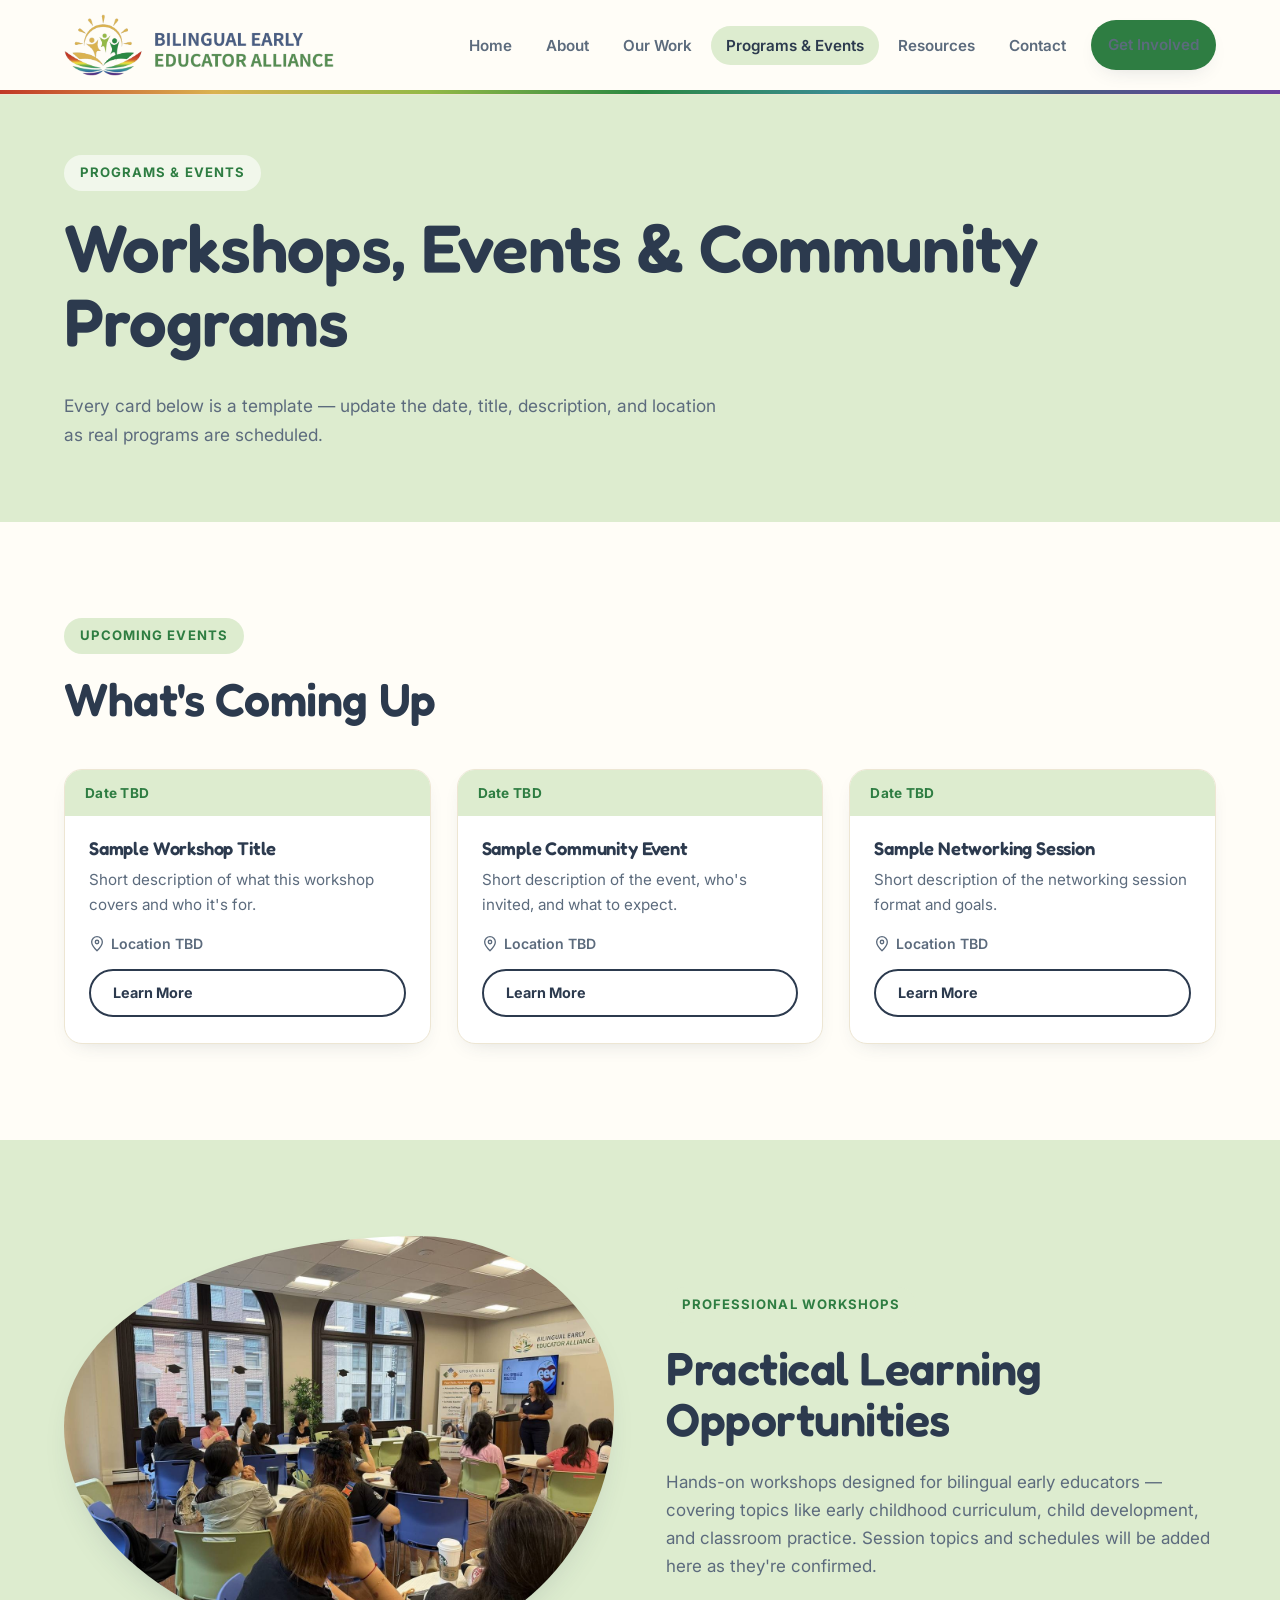
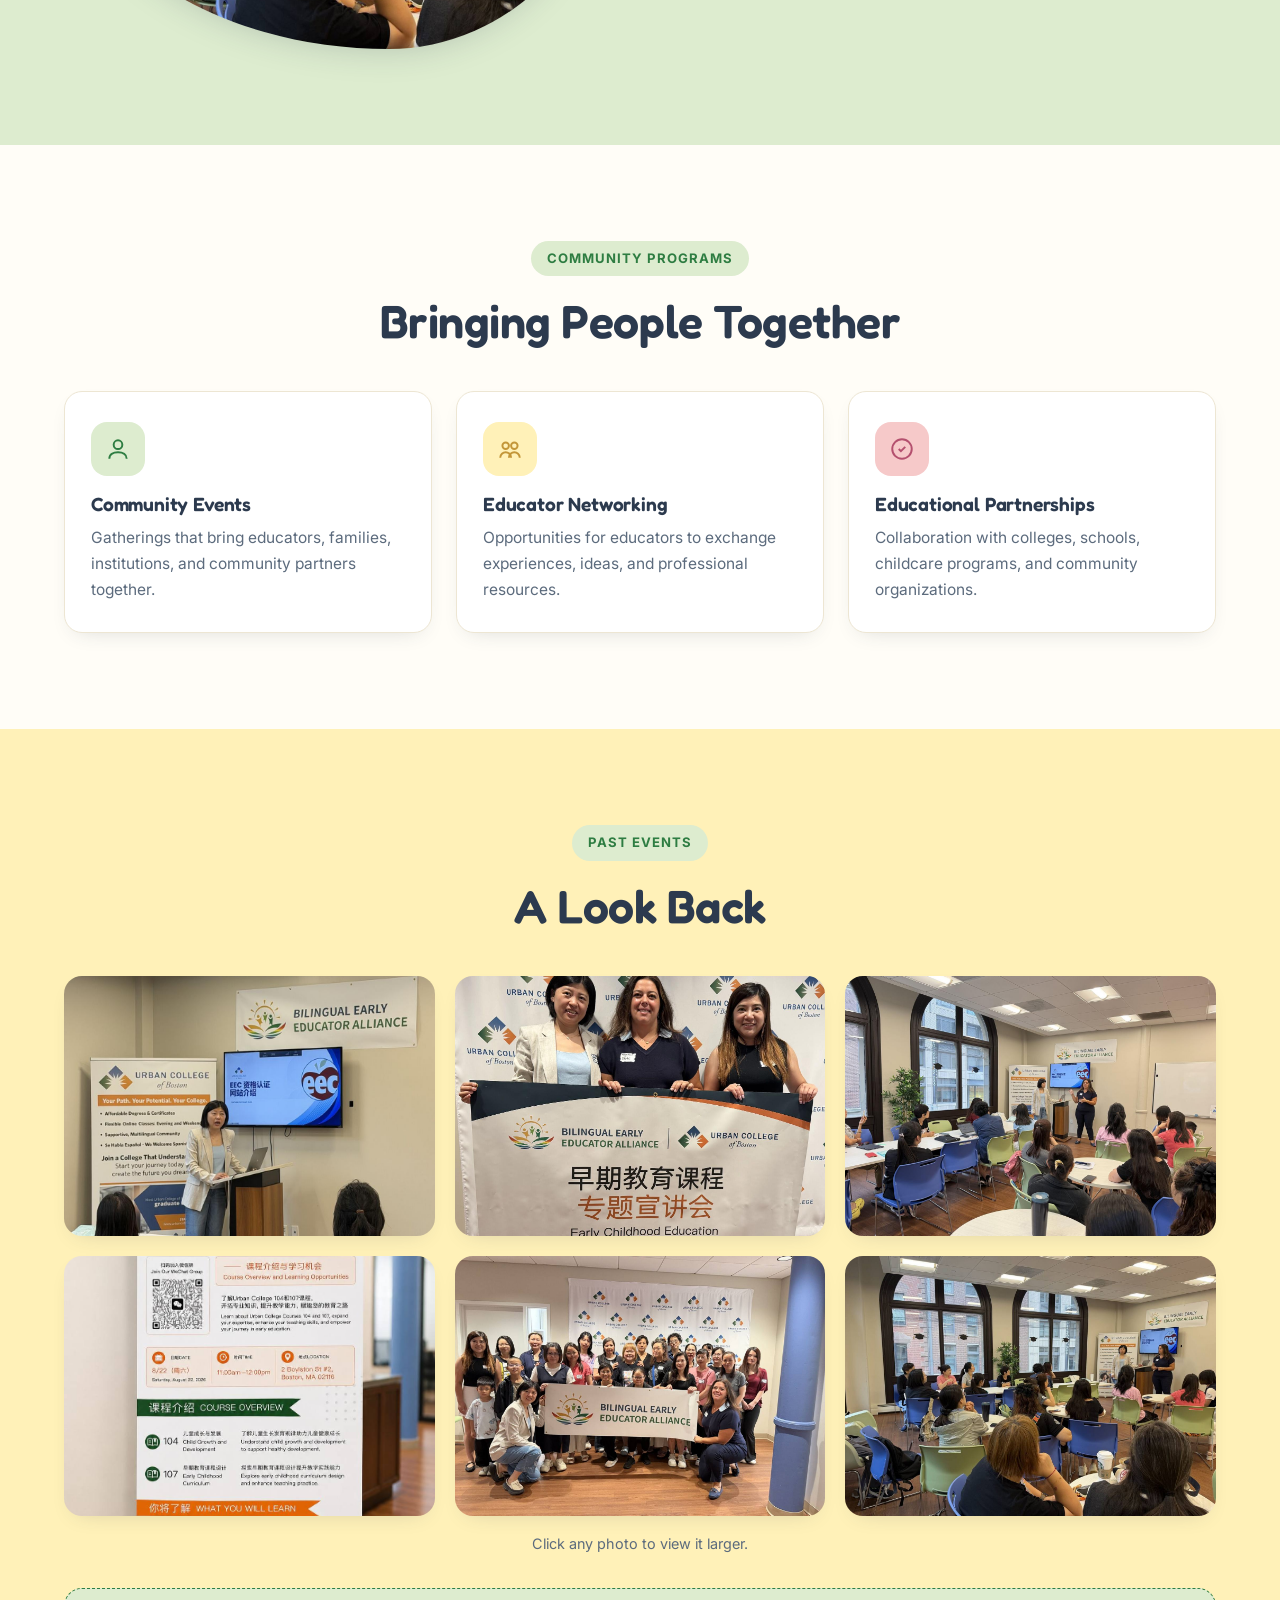
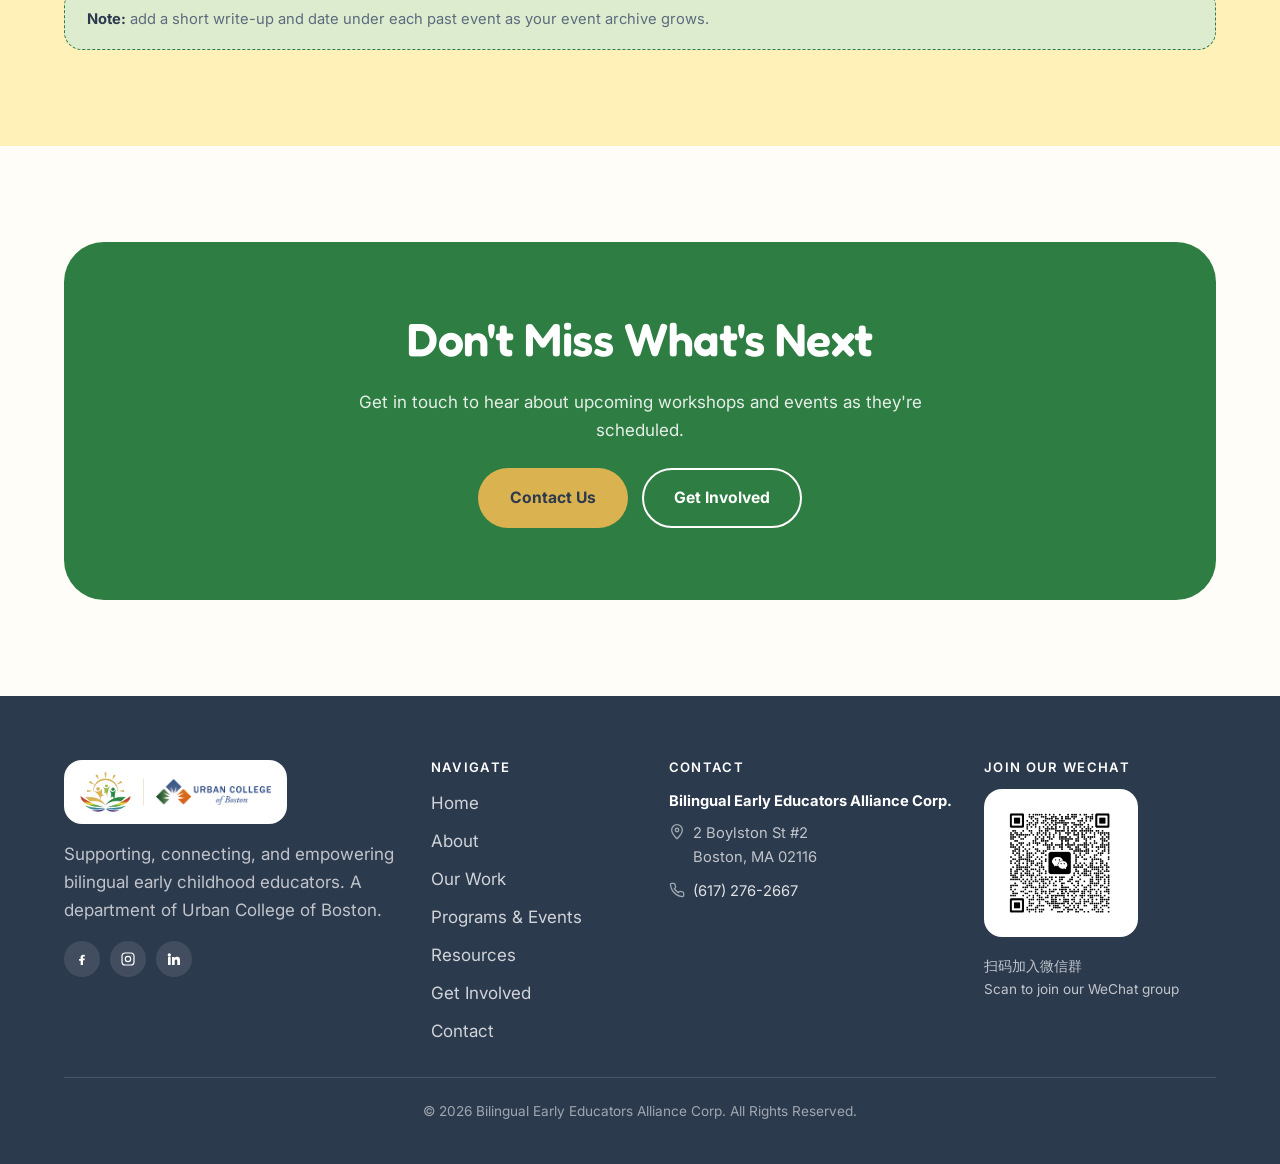
<file: bilingual-early-educators-alliance-website/programs.html>
<!doctype html>
<html lang="en">
<head>
  <meta charset="UTF-8">
  <meta name="viewport" content="width=device-width, initial-scale=1.0">
  <title>Programs &amp; Events | Bilingual Early Educators Alliance</title>
  <meta name="description" content="Upcoming events, professional workshops, and community programs from Bilingual Early Educators Alliance.">

  <meta property="og:type" content="website">
  <meta property="og:title" content="Programs & Events | Bilingual Early Educators Alliance">
  <meta property="og:description" content="Upcoming events, workshops, and community programs.">
  <meta property="og:image" content="images/logo-full.png">
  <meta property="og:url" content="https://bilingualearlyeducatorsalliance.com/programs.html">

  <link rel="icon" type="image/png" href="images/favicon-32.png">
  <link rel="apple-touch-icon" href="images/favicon.png">
  <link rel="canonical" href="https://bilingualearlyeducatorsalliance.com/programs.html">

  <link rel="preconnect" href="https://fonts.googleapis.com">
  <link rel="preconnect" href="https://fonts.gstatic.com" crossorigin>
  <link href="https://fonts.googleapis.com/css2?family=Fredoka:wght@500;600;700&family=Inter:wght@400;500;600;700;800&display=swap" rel="stylesheet">
  <link rel="stylesheet" href="css/style.css">
</head>
<body>
  <a class="skip-link" href="#main">Skip to main content</a>

  <header class="site-header">
    <nav class="nav" aria-label="Main navigation">
      <a class="brand" href="index.html">
        <img class="brand-logo" src="images/logo-full.png" alt="Bilingual Early Educators Alliance" width="1600" height="367">
      </a>
      <button class="nav-toggle" aria-label="Open menu" aria-expanded="false">
        <svg viewBox="0 0 24 24" fill="none" stroke="currentColor" stroke-width="2" aria-hidden="true"><path d="M3 6h18M3 12h18M3 18h18" stroke-linecap="round"/></svg>
      </button>
      <ul class="nav-links">
        <li><a href="index.html">Home</a></li>
        <li><a href="about.html">About</a></li>
        <li><a href="our-work.html">Our Work</a></li>
        <li><a href="programs.html" aria-current="page">Programs &amp; Events</a></li>
        <li><a href="resources.html">Resources</a></li>
        <li><a href="contact.html">Contact</a></li>
        <li class="nav-cta"><a class="btn btn-primary btn-sm" href="get-involved.html">Get Involved</a></li>
      </ul>
    </nav>
    <div class="rainbow-strip" aria-hidden="true"></div>
  </header>

  <main id="main">

    <section class="page-hero on-sage">
      <div class="container">
        <span class="eyebrow" style="background:rgba(255,255,255,0.6)">Programs &amp; Events</span>
        <h1>Workshops, Events &amp; Community Programs</h1>
        <p class="lede">Every card below is a template — update the date, title, description, and location as real programs are scheduled.</p>
      </div>
    </section>

    <!-- UPCOMING EVENTS -->
    <section>
      <div class="container">
        <div class="section-head reveal">
          <span class="eyebrow">Upcoming Events</span>
          <h2>What's Coming Up</h2>
        </div>
        <!--
          EVENT CARD TEMPLATE — copy one .event-card block to add a new
          event. Edit the date, title, description, and location text,
          and point the "Learn More" link wherever makes sense (a
          specific page, a registration form, or an email address).
        -->
        <div class="event-grid reveal">
          <div class="event-card">
            <div class="event-date">Date TBD</div>
            <div class="event-body">
              <h3>Sample Workshop Title</h3>
              <p>Short description of what this workshop covers and who it's for.</p>
              <div class="event-location">
                <svg viewBox="0 0 24 24" fill="none" stroke="currentColor" stroke-width="2"><path d="M12 22s8-7.5 8-13a8 8 0 10-16 0c0 5.5 8 13 8 13z"/><circle cx="12" cy="9" r="2.6"/></svg>
                Location TBD
              </div>
              <a class="btn btn-outline-ink btn-sm" href="contact.html">Learn More</a>
            </div>
          </div>
          <div class="event-card">
            <div class="event-date">Date TBD</div>
            <div class="event-body">
              <h3>Sample Community Event</h3>
              <p>Short description of the event, who's invited, and what to expect.</p>
              <div class="event-location">
                <svg viewBox="0 0 24 24" fill="none" stroke="currentColor" stroke-width="2"><path d="M12 22s8-7.5 8-13a8 8 0 10-16 0c0 5.5 8 13 8 13z"/><circle cx="12" cy="9" r="2.6"/></svg>
                Location TBD
              </div>
              <a class="btn btn-outline-ink btn-sm" href="contact.html">Learn More</a>
            </div>
          </div>
          <div class="event-card">
            <div class="event-date">Date TBD</div>
            <div class="event-body">
              <h3>Sample Networking Session</h3>
              <p>Short description of the networking session format and goals.</p>
              <div class="event-location">
                <svg viewBox="0 0 24 24" fill="none" stroke="currentColor" stroke-width="2"><path d="M12 22s8-7.5 8-13a8 8 0 10-16 0c0 5.5 8 13 8 13z"/><circle cx="12" cy="9" r="2.6"/></svg>
                Location TBD
              </div>
              <a class="btn btn-outline-ink btn-sm" href="contact.html">Learn More</a>
            </div>
          </div>
        </div>
      </div>
    </section>

    <!-- PROFESSIONAL WORKSHOPS -->
    <section class="section-sage">
      <div class="container two-col reveal">
        <div class="organic-photo shape-a">
          <img src="images/photo-workshop.jpg" alt="Bilingual educators attending a professional development workshop" width="1400" height="1050">
        </div>
        <div>
          <span class="eyebrow">Professional Workshops</span>
          <h2>Practical Learning Opportunities</h2>
          <p>Hands-on workshops designed for bilingual early educators — covering topics like early childhood curriculum, child development, and classroom practice. Session topics and schedules will be added here as they're confirmed.</p>
        </div>
      </div>
    </section>

    <!-- COMMUNITY PROGRAMS -->
    <section>
      <div class="container">
        <div class="section-head center reveal">
          <span class="eyebrow" style="margin-inline:auto;display:table">Community Programs</span>
          <h2>Bringing People Together</h2>
        </div>
        <div class="card-grid cols-3 reveal">
          <div class="card">
            <div class="card-icon icon-tint-sage" aria-hidden="true"><svg viewBox="0 0 24 24" fill="none" stroke="currentColor" stroke-width="1.8"><path d="M4 21c0-4 3.5-6 8-6s8 2 8 6"/><circle cx="12" cy="8" r="4"/></svg></div>
            <h3>Community Events</h3>
            <p>Gatherings that bring educators, families, institutions, and community partners together.</p>
          </div>
          <div class="card">
            <div class="card-icon icon-tint-yellow" aria-hidden="true"><svg viewBox="0 0 24 24" fill="none" stroke="currentColor" stroke-width="1.8"><circle cx="8" cy="9" r="3"/><circle cx="16" cy="9" r="3"/><path d="M3 20c0-3 2.5-5 5-5s5 2 5 5"/><path d="M11 20c0-3 2.5-5 5-5s5 2 5 5"/></svg></div>
            <h3>Educator Networking</h3>
            <p>Opportunities for educators to exchange experiences, ideas, and professional resources.</p>
          </div>
          <div class="card">
            <div class="card-icon icon-tint-pink" aria-hidden="true"><svg viewBox="0 0 24 24" fill="none" stroke="currentColor" stroke-width="1.8"><path d="M9 12l2 2 4-4"/><circle cx="12" cy="12" r="9"/></svg></div>
            <h3>Educational Partnerships</h3>
            <p>Collaboration with colleges, schools, childcare programs, and community organizations.</p>
          </div>
        </div>
      </div>
    </section>

    <!-- PAST EVENTS -->
    <section class="section-yellow">
      <div class="container">
        <div class="section-head center reveal">
          <span class="eyebrow" style="margin-inline:auto;display:table">Past Events</span>
          <h2>A Look Back</h2>
        </div>
        <div class="gallery-grid reveal">
          <img src="images/photo-presenter-podium.jpg" alt="A presenter speaking at the podium during a past BEEA information session" loading="lazy">
          <img src="images/photo-workshop-wide.jpg" alt="Educators listening to a presentation at a past BEEA workshop" loading="lazy">
          <img src="images/photo-presenters-trio.jpg" alt="Three presenters from BEEA and Urban College of Boston at a past information session" loading="lazy">
          <img src="images/photo-event-banner.jpg" alt="Display banner from a past BEEA information session" loading="lazy">
          <img src="images/photo-group.jpg" alt="Educators gathered together at a past BEEA event" loading="lazy">
          <img src="images/photo-workshop.jpg" alt="Educators attending a past BEEA professional development workshop" loading="lazy">
        </div>
        <p style="text-align:center;margin-top:16px;font-size:0.9rem;color:var(--ink-soft)">Click any photo to view it larger.</p>
        <div class="note reveal" style="margin-top:32px">
          <strong>Note:</strong> add a short write-up and date under each past event as your event archive grows.
        </div>
      </div>
    </section>

    <section>
      <div class="container">
        <div class="panel panel-forest cta-banner reveal">
          <h2>Don't Miss What's Next</h2>
          <p>Get in touch to hear about upcoming workshops and events as they're scheduled.</p>
          <div class="hero-ctas">
            <a class="btn btn-secondary" href="contact.html">Contact Us</a>
            <a class="btn btn-outline" href="get-involved.html">Get Involved</a>
          </div>
        </div>
      </div>
    </section>

  </main>

  <footer class="site-footer">
    <div class="container">
      <div class="footer-grid">
        <div>
          <div class="footer-brand">
            <div class="footer-logo-chip">
              <img src="images/logo-icon.png" alt="Bilingual Early Educators Alliance" width="600" height="473" style="height:40px;width:auto">
              <div class="footer-divider" aria-hidden="true"></div>
              <img src="images/partner-urban-college.png" alt="Urban College of Boston" width="1000" height="226" style="height:26px;width:auto">
            </div>
          </div>
          <p class="footer-tag">Supporting, connecting, and empowering bilingual early childhood educators. A department of Urban College of Boston.</p>
          <div class="footer-social-row" aria-label="Social media">
            <a href="#" aria-label="Facebook"><svg viewBox="0 0 24 24" fill="currentColor"><path d="M13.5 21v-7h2.3l.4-2.7h-2.7v-1.7c0-.8.2-1.3 1.4-1.3h1.4V5.9c-.7-.1-1.5-.2-2.4-.2-2.4 0-4 1.4-4 4v2.2H7.6v2.7h2.4V21h3.5z"/></svg></a>
            <a href="#" aria-label="Instagram"><svg viewBox="0 0 24 24" fill="none" stroke="currentColor" stroke-width="1.8"><rect x="3" y="3" width="18" height="18" rx="5"/><circle cx="12" cy="12" r="4"/><circle cx="17.2" cy="6.8" r="0.6" fill="currentColor" stroke="none"/></svg></a>
            <a href="#" aria-label="LinkedIn"><svg viewBox="0 0 24 24" fill="currentColor"><path d="M4.98 3.5a2.5 2.5 0 11-.02 5 2.5 2.5 0 01.02-5zM3 9h4v12H3zM9 9h3.8v1.7h.05c.5-.9 1.8-1.9 3.6-1.9 3.9 0 4.5 2.5 4.5 5.8V21h-4v-5.4c0-1.3 0-3-1.8-3s-2.1 1.4-2.1 2.9V21H9z"/></svg></a>
          </div>
        </div>
        <nav class="footer-nav" aria-label="Footer navigation">
          <h4>Navigate</h4>
          <ul>
            <li><a href="index.html">Home</a></li>
            <li><a href="about.html">About</a></li>
            <li><a href="our-work.html">Our Work</a></li>
            <li><a href="programs.html">Programs &amp; Events</a></li>
            <li><a href="resources.html">Resources</a></li>
            <li><a href="get-involved.html">Get Involved</a></li>
            <li><a href="contact.html">Contact</a></li>
          </ul>
        </nav>
        <div class="footer-legal">
          <h4>Contact</h4>
          <p><strong>Bilingual Early Educators Alliance Corp.</strong></p>
          <div class="footer-contact-line">
            <svg viewBox="0 0 24 24" fill="none" stroke="currentColor" stroke-width="2"><path d="M12 22s8-7.5 8-13a8 8 0 10-16 0c0 5.5 8 13 8 13z"/><circle cx="12" cy="9" r="2.6"/></svg>
            <span>2 Boylston St #2<br>Boston, MA 02116</span>
          </div>
          <div class="footer-contact-line">
            <svg viewBox="0 0 24 24" fill="none" stroke="currentColor" stroke-width="2"><path d="M22 16.9v3a2 2 0 01-2.2 2 19.8 19.8 0 01-8.6-3 19.5 19.5 0 01-6-6 19.8 19.8 0 01-3-8.7A2 2 0 014.1 2h3a2 2 0 012 1.7c.1 1 .4 2 .7 3a2 2 0 01-.5 2.1L8 10a16 16 0 006 6l1.2-1.3a2 2 0 012.1-.5c1 .3 2 .5 3 .7a2 2 0 011.7 2z"/></svg>
            <a href="tel:16172762667">(617) 276-2667</a>
          </div>
        </div>
        <div class="footer-connect">
          <h4>Join Our WeChat</h4>
          <div class="footer-qr-card">
            <img src="images/wechat-qr.png" alt="QR code to join the Bilingual Early Educators Alliance WeChat group" width="500" height="614">
          </div>
          <p>扫码加入微信群<br>Scan to join our WeChat group</p>
        </div>
      </div>
      <p class="footer-bottom">© <span data-year>2026</span> Bilingual Early Educators Alliance Corp. All Rights Reserved.</p>
    </div>
  </footer>

  <script src="js/script.js"></script>
</body>
</html>
</file>
<file: css/style.css>
/* ==========================================================================
   Bilingual Early Educators Alliance — Stylesheet
   Design system: tokens → base → layout → components → pages → utilities

   Direction: warm, rounded, spacious "modern early-education" layout
   (oversized type, pill buttons, organic shapes, soft pastel panels)
   built for a professional nonprofit audience — not a childcare site.
   Palette = the brief's sage / pale-yellow / cream system, with the
   organization's real logo navy and green used for text and the
   primary brand accent so the site still reads as *this* org's site.
   ========================================================================== */

/* ---------- Design tokens ---------- */
:root {
  /* Surfaces */
  --cream: #FFFDF7;          /* page background */
  --paper: #FFFFFF;          /* card surfaces */
  --sage: #DDECCF;           /* primary soft panel background */
  --sage-deep: #BFE0A3;      /* sage, one step deeper (badges, hover) */
  --yellow: #FFF1B8;         /* secondary soft panel background */
  --yellow-deep: #FFE58A;    /* yellow, one step deeper */
  --line: #EDE6D3;           /* hairline borders on cream */

  /* Accents (used sparingly, per brief) */
  --orange: #F0A868;         /* muted orange accent */
  --pink: #F6C9C9;           /* soft pink accent */
  --forest: #2E7D42;         /* deeper forest green — primary CTA color, from the logo's leaf green */
  --forest-dark: #256536;    /* hover state */
  --gold: #DAB250;           /* logo sunburst gold — secondary accent */
  --gold-dark: #C39638;

  /* Text + brand ink (from the logo's navy wordmark, deepened for contrast) */
  --ink: #2C3A4E;            /* body text, headings */
  --ink-soft: #5C6B7D;       /* muted body text */
  --navy: #495D82;           /* logo navy — decorative accent, active nav state */
  --ink-rgb: 44, 58, 78;

  /* Logo's rainbow book-arc, used once per page as a signature strip */
  --rainbow: linear-gradient(90deg, #C13826, #DAB250, #94B947, #2B8842, #3C8C97, #495D82, #6B3FA0);

  /* Type */
  --font-display: "Fredoka", "Baloo 2", system-ui, sans-serif;
  --font-body: "Inter", "Segoe UI", system-ui, -apple-system, sans-serif;

  /* Layout */
  --max-w: 1200px;
  --radius-xl: 40px;
  --radius-lg: 28px;
  --radius-md: 18px;
  --radius-sm: 10px;
  --shadow-card: 0 16px 36px -20px rgba(var(--ink-rgb), 0.28);
  --shadow-soft: 0 8px 22px -12px rgba(var(--ink-rgb), 0.22);
}

/* ---------- Reset / base ---------- */
* { box-sizing: border-box; }
html { scroll-behavior: smooth; }
@media (prefers-reduced-motion: reduce) {
  html { scroll-behavior: auto; }
  *, *::before, *::after { animation-duration: 0.001ms !important; animation-iteration-count: 1 !important; transition-duration: 0.001ms !important; }
}

body {
  margin: 0;
  font-family: var(--font-body);
  color: var(--ink);
  background: var(--cream);
  line-height: 1.65;
  font-size: 17px;
}

img { max-width: 100%; display: block; }
a { color: inherit; text-decoration: none; }
ul { margin: 0; padding: 0; }
button { font-family: inherit; }

h1, h2, h3, h4 {
  font-family: var(--font-display);
  line-height: 1.1;
  margin: 0 0 0.5em;
  font-weight: 600;
  letter-spacing: -0.01em;
  color: var(--ink);
}

h1 { font-size: clamp(2.6rem, 6vw, 4.2rem); }
h2 { font-size: clamp(2rem, 4vw, 2.9rem); }
h3 { font-size: 1.4rem; }

p { margin: 0 0 1em; color: var(--ink-soft); }

.container {
  max-width: var(--max-w);
  margin: 0 auto;
  padding: 0 24px;
}

section { padding: 96px 0; }
@media (max-width: 640px) {
  section { padding: 60px 0; }
  h1 { font-size: clamp(2.2rem, 9vw, 3rem); }
}

/* skip link for accessibility */
.skip-link {
  position: absolute;
  left: -999px;
  top: 0;
  background: var(--ink);
  color: #fff;
  padding: 10px 16px;
  border-radius: 0 0 8px 0;
  z-index: 200;
}
.skip-link:focus { left: 0; }

:focus-visible {
  outline: 3px solid var(--forest);
  outline-offset: 3px;
}

/* ---------- Eyebrow label ---------- */
.eyebrow {
  display: inline-flex;
  align-items: center;
  gap: 8px;
  font-weight: 700;
  font-size: 0.82rem;
  letter-spacing: 0.08em;
  text-transform: uppercase;
  color: var(--forest);
  background: var(--sage);
  padding: 7px 16px;
  border-radius: 999px;
  margin-bottom: 20px;
}
.section-dark .eyebrow,
.on-forest .eyebrow {
  background: rgba(255,255,255,0.16);
  color: #fff;
}

/* ---------- Buttons (pill-shaped, per brief) ---------- */
.btn {
  display: inline-flex;
  align-items: center;
  gap: 8px;
  font-family: var(--font-body);
  font-weight: 700;
  font-size: 0.98rem;
  padding: 15px 30px;
  border-radius: 999px;
  border: 2px solid transparent;
  cursor: pointer;
  transition: transform 0.15s ease, background 0.2s ease, color 0.2s ease, border-color 0.2s ease, box-shadow 0.2s ease;
}
.btn:hover { transform: translateY(-2px); }

.btn-primary {
  background: var(--forest);
  color: #fff;
  box-shadow: var(--shadow-soft);
}
.btn-primary:hover { background: var(--forest-dark); }

.btn-secondary {
  background: var(--gold);
  color: var(--ink);
}
.btn-secondary:hover { background: var(--gold-dark); }

.btn-outline {
  background: transparent;
  border-color: currentColor;
  color: #fff;
}
.btn-outline:hover { background: rgba(255,255,255,0.14); }

.btn-outline-ink {
  background: transparent;
  border-color: var(--ink);
  color: var(--ink);
}
.btn-outline-ink:hover { background: rgba(var(--ink-rgb), 0.06); }

.btn-sm { padding: 10px 22px; font-size: 0.9rem; }

/* ---------- Header / nav ---------- */
.site-header {
  position: sticky;
  top: 0;
  z-index: 100;
  background: rgba(255, 253, 247, 0.92);
  backdrop-filter: blur(8px);
  border-bottom: 1px solid var(--line);
}

.rainbow-strip {
  height: 4px;
  background: var(--rainbow);
}

.nav {
  display: flex;
  align-items: center;
  justify-content: space-between;
  padding: 14px 24px;
  /* wider than the 1200px content column so the logo sits further left and
     doesn't crowd the nav links */
  max-width: 1320px;
  margin: 0 auto;
  gap: 32px;
}

.brand { display: flex; align-items: center; flex-shrink: 0; }
.brand-group {
  display: flex;
  align-items: center;
  gap: 16px;
  flex-shrink: 0;
}
.brand-logo { height: 84px; width: auto; display: block; }
.brand-divider {
  width: 1.5px;
  height: 38px;
  background: var(--line);
  flex-shrink: 0;
}
.partner-logo-header {
  height: 34px;
  width: 150px;
  object-fit: contain;
  object-position: left center;
  display: block;
  flex-shrink: 0;
}
.partner-label {
  font-size: 0.68rem;
  color: var(--ink-soft);
  line-height: 1.2;
  max-width: 11ch;
}

@media (max-width: 1080px) {
  .brand-logo { height: 66px; }
  .partner-logo-header { height: 28px; width: 124px; }
  .brand-group { gap: 10px; }
}
@media (max-width: 480px) {
  .brand-logo { height: 52px; }
  .partner-logo-header { display: none; }
  .brand-divider { display: none; }
  .partner-label { display: none; }
}

.nav-links {
  display: flex;
  align-items: center;
  gap: 4px;
  list-style: none;
}
.nav-links a {
  padding: 10px 15px;
  border-radius: 999px;
  font-weight: 600;
  font-size: 0.95rem;
  color: var(--ink-soft);
  transition: background 0.2s ease, color 0.2s ease;
  white-space: nowrap;
}
.nav-links a:hover,
.nav-links a[aria-current="page"] {
  background: var(--sage);
  color: var(--ink);
}

.nav-cta { margin-left: 10px; }

/* The generic .nav-links a rules out-specify .btn-primary, which left the
   Get Involved label muted grey on green. These re-assert the button. */
.nav-links .nav-cta a.btn {
  background: var(--forest);
  color: #fff;
  font-weight: 800;
  font-size: 0.95rem;
  letter-spacing: 0.01em;
  padding: 12px 26px;
  box-shadow: 0 8px 18px -8px rgba(46, 125, 66, 0.85);
}
.nav-links .nav-cta a.btn:hover,
.nav-links .nav-cta a.btn:focus,
.nav-links .nav-cta a.btn[aria-current="page"] {
  background: var(--forest-dark);
  color: #fff;
}

@media (max-width: 1200px) {
  .nav-links a { padding: 9px 11px; font-size: 0.9rem; }
  .nav-links { gap: 0; }
}

/* ---------- Language switcher (English / 中文 / Español) ---------- */
.lang-switch { position: relative; flex-shrink: 0; margin-left: 8px; }

.lang-btn {
  display: inline-flex;
  align-items: center;
  gap: 7px;
  background: var(--paper);
  border: 1.5px solid var(--line);
  border-radius: 999px;
  padding: 9px 14px;
  font-weight: 700;
  font-size: 0.9rem;
  color: var(--ink);
  cursor: pointer;
  transition: border-color 0.2s ease, background 0.2s ease;
}
.lang-btn:hover { border-color: var(--forest); background: var(--sage); }
.lang-btn svg { width: 17px; height: 17px; flex-shrink: 0; }
.lang-btn .lang-caret { width: 13px; height: 13px; opacity: 0.6; }
.lang-switch.open .lang-caret { transform: rotate(180deg); }
.lang-current { min-width: 1.6em; text-align: left; }

.lang-menu {
  position: absolute;
  top: calc(100% + 8px);
  right: 0;
  min-width: 168px;
  list-style: none;
  background: var(--paper);
  border: 1px solid var(--line);
  border-radius: var(--radius-md);
  box-shadow: var(--shadow-card);
  padding: 6px;
  display: none;
  z-index: 120;
}
.lang-switch.open .lang-menu { display: block; }
.lang-menu button {
  display: block;
  width: 100%;
  text-align: left;
  background: none;
  border: none;
  border-radius: 10px;
  padding: 10px 14px;
  font-size: 0.95rem;
  font-weight: 600;
  color: var(--ink-soft);
  cursor: pointer;
}
.lang-menu button:hover { background: var(--sage); color: var(--ink); }
.lang-menu button[aria-current="true"] {
  background: var(--forest);
  color: #fff;
}

.nav-toggle {
  display: none;
  background: none;
  border: none;
  padding: 8px;
  cursor: pointer;
}
.nav-toggle svg { width: 26px; height: 26px; color: var(--ink); }

@media (max-width: 1080px) {
  .nav-toggle { display: inline-flex; order: 3; }
  .lang-switch { order: 2; margin-left: auto; }
  .nav-links {
    position: absolute;
    top: 100%;
    left: 0;
    right: 0;
    background: var(--paper);
    flex-direction: column;
    align-items: stretch;
    gap: 4px;
    padding: 14px;
    border-bottom: 1px solid var(--line);
    box-shadow: var(--shadow-soft);
    display: none;
  }
  .nav-links.open { display: flex; }
  .nav-links a { display: block; text-align: left; padding: 12px 16px; }
  .nav-cta { margin-left: 0; }
}

/* ---------- Hero ---------- */
.hero { padding: 48px 0 40px; overflow: hidden; position: relative; }
.hero .container {
  display: grid;
  grid-template-columns: 1.05fr 0.95fr;
  gap: 48px;
  align-items: center;
  position: relative;
  z-index: 1;
}
.hero h1 { margin-bottom: 20px; }
.hero .lede { font-size: 1.18rem; max-width: 48ch; }
.hero-ctas { display: flex; flex-wrap: wrap; gap: 14px; margin-top: 12px; }

.blob-frame {
  position: relative;
  border-radius: var(--radius-xl);
  overflow: hidden;
}
.blob-frame img {
  width: 100%;
  height: 100%;
  object-fit: cover;
  display: block;
  aspect-ratio: 4/3.1;
}
.blob-decoration {
  position: absolute;
  z-index: -1;
  pointer-events: none;
}

@media (max-width: 900px) {
  .hero .container { grid-template-columns: 1fr; }
  .blob-frame { order: -1; max-width: 480px; margin: 0 auto; }
}

/* ---------- Hero photo mosaic (tiled real photos, home page) ---------- */
.hero-mosaic {
  display: grid;
  grid-template-columns: 1fr 1fr;
  grid-template-rows: repeat(3, clamp(96px, 10.5vw, 148px));
  gap: 14px;
}
.hero-mosaic img {
  width: 100%;
  height: 100%;
  object-fit: cover;
  border-radius: 22px;
  box-shadow: var(--shadow-card);
}
.hero-mosaic .m1 { grid-column: 1; grid-row: 1 / span 2; }
.hero-mosaic .m2 { grid-column: 2; grid-row: 1; }
.hero-mosaic .m3 { grid-column: 2; grid-row: 2 / span 2; }
.hero-mosaic .m4 { grid-column: 1; grid-row: 3; }

@media (max-width: 900px) {
  .hero-mosaic { order: -1; max-width: 560px; margin: 0 auto 8px; width: 100%; }
}
@media (max-width: 520px) {
  .hero-mosaic { grid-template-rows: repeat(3, 88px); gap: 10px; }
  .hero-mosaic img { border-radius: 16px; }
}

/* ---------- Partnership lockup (BEEA × Urban College of Boston) ----------
   Sits above the H1 on the home page so the partnership reads as the
   headline of the site, not a footnote. */
.partner-lockup {
  display: inline-flex;
  align-items: center;
  gap: 16px;
  background: var(--paper);
  border: 1px solid var(--line);
  border-radius: 999px;
  padding: 11px 24px;
  box-shadow: var(--shadow-soft);
}
.partner-lockup img.mark-beea { height: 44px; width: auto; }
.partner-lockup img.mark-ucb { height: 27px; width: auto; }
.partner-lockup .lockup-x {
  display: inline-flex;
  align-items: center;
  color: var(--forest);
}
.partner-lockup .lockup-x svg { width: 24px; height: 24px; display: block; }
.hero-lockup { margin-bottom: 22px; }
@media (max-width: 480px) {
  .partner-lockup { gap: 12px; padding: 10px 18px; }
  .partner-lockup img.mark-beea { height: 36px; }
  .partner-lockup img.mark-ucb { height: 22px; }
}

/* ---------- Page hero (secondary pages) ---------- */
.page-hero {
  padding: 60px 0 56px;
  position: relative;
  overflow: hidden;
}
.page-hero .lede { max-width: 60ch; font-size: 1.08rem; }
.page-hero.on-sage { background: var(--sage); }
.page-hero.on-yellow { background: var(--yellow); }

/* ---------- Rounded panel sections (Kiddie-style big soft containers) ---------- */
.panel {
  border-radius: var(--radius-xl);
  padding: 72px 56px;
}
.panel-sage { background: var(--sage); }
.panel-yellow { background: var(--yellow); }
.panel-forest { background: var(--forest); color: #fff; }
.panel-forest h2, .panel-forest h3 { color: #fff; }
.panel-forest p { color: rgba(255,255,255,0.88); }
@media (max-width: 640px) {
  .panel { padding: 44px 24px; border-radius: var(--radius-lg); }
}

/* ---------- Cards ---------- */
.card-grid {
  display: grid;
  grid-template-columns: repeat(4, 1fr);
  gap: 24px;
}
@media (max-width: 1040px) { .card-grid { grid-template-columns: repeat(2, 1fr); } }
@media (max-width: 600px) { .card-grid { grid-template-columns: 1fr; } }

.card-grid.cols-3 { grid-template-columns: repeat(3, 1fr); }
@media (max-width: 900px) { .card-grid.cols-3 { grid-template-columns: repeat(2, 1fr); } }
@media (max-width: 600px) { .card-grid.cols-3 { grid-template-columns: 1fr; } }

.card {
  background: var(--paper);
  border-radius: var(--radius-md);
  padding: 30px 26px;
  box-shadow: var(--shadow-soft);
  border: 1px solid var(--line);
}
.card-icon {
  width: 54px;
  height: 54px;
  border-radius: 16px;
  display: flex;
  align-items: center;
  justify-content: center;
  margin-bottom: 18px;
}
.card-icon svg { width: 26px; height: 26px; }
.card h3 { margin-bottom: 10px; font-size: 1.2rem; }
.card p { margin-bottom: 0; font-size: 0.97rem; }

.icon-tint-sage { background: var(--sage); color: var(--forest); }
.icon-tint-yellow { background: var(--yellow); color: var(--gold-dark); }
.icon-tint-pink { background: var(--pink); color: #B4506E; }
.icon-tint-orange { background: #FBE6D2; color: #C97A34; }

/* ---------- Section variants ---------- */
.section-sage { background: var(--sage); }
.section-yellow { background: var(--yellow); }
.section-dark { background: var(--ink); color: #fff; }
.section-dark h2, .section-dark h3 { color: #fff; }
.section-dark p { color: rgba(255,255,255,0.82); }

.two-col {
  display: grid;
  grid-template-columns: 1fr 1fr;
  gap: 52px;
  align-items: center;
}
@media (max-width: 880px) { .two-col { grid-template-columns: 1fr; } }
.two-col.reverse > *:first-child { order: 2; }
@media (max-width: 880px) { .two-col.reverse > *:first-child { order: 0; } }

/* ---------- Organic blob-framed photo (signature device) ---------- */
.organic-photo {
  position: relative;
  border-radius: var(--radius-xl);
  overflow: hidden;
  box-shadow: var(--shadow-card);
}
.organic-photo img { width: 100%; height: 100%; object-fit: cover; display: block; }
.organic-photo.shape-a { border-radius: 64% 36% 41% 59% / 46% 42% 58% 54%; }
.organic-photo.shape-b { border-radius: 38% 62% 63% 37% / 45% 45% 55% 55%; }
@media (max-width: 640px) {
  .organic-photo.shape-a, .organic-photo.shape-b { border-radius: var(--radius-lg); }
}

/* ---------- Why-it-matters concept trio ---------- */
.concept-grid {
  display: grid;
  grid-template-columns: repeat(3, 1fr);
  gap: 28px;
}
@media (max-width: 880px) { .concept-grid { grid-template-columns: 1fr; } }
.concept {
  text-align: center;
  padding: 12px;
}
.concept .card-icon { margin: 0 auto 18px; }
.concept h3 { font-size: 1.2rem; }

/* ---------- Impact stats ---------- */
.stats-grid {
  display: grid;
  grid-template-columns: repeat(4, 1fr);
  gap: 24px;
}
@media (max-width: 880px) { .stats-grid { grid-template-columns: repeat(2, 1fr); } }
.stat {
  text-align: center;
  padding: 8px;
}
.stat .num {
  display: block;
  font-family: var(--font-display);
  font-size: clamp(2.2rem, 4vw, 3rem);
  font-weight: 600;
  color: var(--forest);
}
.stat .label { font-size: 0.92rem; color: var(--ink-soft); font-weight: 600; }
.stat .placeholder-flag {
  display: inline-block;
  margin-top: 6px;
  font-size: 0.72rem;
  font-weight: 700;
  letter-spacing: 0.05em;
  text-transform: uppercase;
  color: var(--gold-dark);
  background: var(--yellow);
  padding: 3px 10px;
  border-radius: 999px;
}

/* ---------- Event cards ---------- */
.event-grid {
  display: grid;
  grid-template-columns: repeat(3, 1fr);
  gap: 26px;
}
@media (max-width: 900px) { .event-grid { grid-template-columns: 1fr; } }
.event-card {
  background: var(--paper);
  border: 1px solid var(--line);
  border-radius: var(--radius-md);
  overflow: hidden;
  box-shadow: var(--shadow-soft);
  display: flex;
  flex-direction: column;
}
.event-date {
  background: var(--sage);
  color: var(--forest);
  font-weight: 700;
  font-size: 0.85rem;
  padding: 12px 20px;
  letter-spacing: 0.02em;
}
.event-body { padding: 22px 24px 26px; display: flex; flex-direction: column; flex-grow: 1; }
.event-body h3 { font-size: 1.15rem; margin-bottom: 8px; }
.event-body p { font-size: 0.95rem; flex-grow: 1; }
.event-location {
  display: flex;
  align-items: center;
  gap: 6px;
  font-size: 0.88rem;
  color: var(--ink-soft);
  font-weight: 600;
  margin-bottom: 14px;
}
.event-location svg { width: 16px; height: 16px; flex-shrink: 0; }

/* ---------- Resource cards ---------- */
.resource-category {
  margin-bottom: 12px;
}
.resource-category h3 {
  display: flex;
  align-items: center;
  gap: 10px;
}
.resource-grid {
  display: grid;
  grid-template-columns: repeat(2, 1fr);
  gap: 18px;
  margin-top: 20px;
  margin-bottom: 56px;
}
@media (max-width: 700px) { .resource-grid { grid-template-columns: 1fr; } }
.resource-card {
  background: var(--paper);
  border: 1px solid var(--line);
  border-radius: var(--radius-md);
  padding: 22px 24px;
  display: flex;
  align-items: center;
  gap: 16px;
  box-shadow: var(--shadow-soft);
}
.resource-card .file-icon {
  width: 46px;
  height: 46px;
  border-radius: 12px;
  background: var(--sage);
  color: var(--forest);
  display: flex;
  align-items: center;
  justify-content: center;
  flex-shrink: 0;
}
.resource-card .file-icon svg { width: 22px; height: 22px; }
.resource-card .meta { flex-grow: 1; }
.resource-card h4 { margin: 0 0 4px; font-size: 1rem; font-family: var(--font-body); font-weight: 700; }
.resource-card p { margin: 0; font-size: 0.86rem; }
.resource-card .tag {
  font-size: 0.72rem;
  font-weight: 700;
  text-transform: uppercase;
  letter-spacing: 0.04em;
  color: var(--gold-dark);
}

/* ---------- Involvement / partnership cards ---------- */
.involve-grid {
  display: grid;
  grid-template-columns: repeat(4, 1fr);
  gap: 24px;
}
@media (max-width: 980px) { .involve-grid { grid-template-columns: repeat(2, 1fr); } }
@media (max-width: 600px) { .involve-grid { grid-template-columns: 1fr; } }
.involve-card {
  background: var(--paper);
  border-radius: var(--radius-md);
  padding: 32px 26px;
  border: 1px solid var(--line);
  display: flex;
  flex-direction: column;
  height: 100%;
  box-shadow: var(--shadow-soft);
}
.involve-card p { flex-grow: 1; }
.involve-card .btn { align-self: flex-start; margin-top: 10px; }

/* ---------- Gallery strip (real photos) ---------- */
.gallery-grid {
  display: grid;
  grid-template-columns: repeat(3, 1fr);
  gap: 20px;
}
@media (max-width: 800px) { .gallery-grid { grid-template-columns: 1fr 1fr; } }
@media (max-width: 520px) { .gallery-grid { grid-template-columns: 1fr; } }
.gallery-grid .gallery-item {
  padding: 0;
  border: none;
  background: none;
  cursor: zoom-in;
  display: block;
  width: 100%;
  transition: transform 0.2s ease;
}
.gallery-grid .gallery-item:hover { transform: translateY(-3px); }
.gallery-grid img {
  border-radius: var(--radius-md);
  width: 100%;
  height: 260px;
  object-fit: cover;
  box-shadow: var(--shadow-soft);
  display: block;
}

/* ---------- Lightbox (photo gallery viewer) ---------- */
.lightbox-overlay {
  position: fixed;
  inset: 0;
  background: rgba(20, 26, 34, 0.94);
  display: none;
  align-items: center;
  justify-content: center;
  z-index: 1000;
  padding: 70px 90px;
}
.lightbox-overlay.open { display: flex; }
.lightbox-figure { max-width: 100%; text-align: center; }
.lightbox-figure img {
  max-width: 100%;
  max-height: 76vh;
  border-radius: 18px;
  display: block;
  margin: 0 auto;
  box-shadow: 0 24px 60px -10px rgba(0,0,0,0.6);
}
.lightbox-caption {
  color: rgba(255,255,255,0.85);
  margin-top: 16px;
  font-size: 0.95rem;
  max-width: 60ch;
  margin-inline: auto;
}
.lightbox-btn {
  position: fixed;
  background: rgba(255,255,255,0.14);
  border: none;
  color: #fff;
  border-radius: 50%;
  width: 46px;
  height: 46px;
  display: flex;
  align-items: center;
  justify-content: center;
  cursor: pointer;
  transition: background 0.2s ease;
}
.lightbox-btn:hover { background: rgba(255,255,255,0.26); }
.lightbox-btn svg { width: 22px; height: 22px; }
.lightbox-close { top: 22px; right: 22px; }
.lightbox-prev { left: 22px; top: 50%; transform: translateY(-50%); }
.lightbox-next { right: 22px; top: 50%; transform: translateY(-50%); }
@media (max-width: 700px) {
  .lightbox-overlay { padding: 90px 20px 40px; }
  .lightbox-prev, .lightbox-next { width: 40px; height: 40px; }
  .lightbox-close { top: 16px; right: 16px; }
}

/* ---------- Partner types ---------- */
.partner-types {
  display: grid;
  grid-template-columns: repeat(4, 1fr);
  gap: 16px;
  margin: 28px 0 8px;
}
@media (max-width: 880px) { .partner-types { grid-template-columns: repeat(2, 1fr); } }
.partner-type {
  border: 1px solid var(--line);
  border-radius: 999px;
  padding: 14px 18px;
  background: var(--paper);
  text-align: center;
  font-weight: 700;
  font-size: 0.92rem;
}

/* CTA banner (reuses .panel-forest) */
.cta-banner { text-align: center; }
.cta-banner p { max-width: 56ch; margin-inline: auto; }
.cta-banner .hero-ctas { justify-content: center; margin-top: 24px; }

/* Note / placeholder callouts */
.note {
  border: 1.5px dashed var(--forest);
  background: var(--sage);
  border-radius: var(--radius-md);
  padding: 18px 22px;
  font-size: 0.92rem;
  color: var(--ink-soft);
}
.note strong { color: var(--ink); }

/* ---------- Values grid (About page) ---------- */
.values-grid {
  display: grid;
  grid-template-columns: repeat(3, 1fr);
  gap: 20px;
}
@media (max-width: 880px) { .values-grid { grid-template-columns: repeat(2, 1fr); } }
@media (max-width: 560px) { .values-grid { grid-template-columns: 1fr; } }
.value-chip {
  background: var(--paper);
  border: 1px solid var(--line);
  border-radius: var(--radius-md);
  padding: 22px;
  box-shadow: var(--shadow-soft);
}
.value-chip h4 { margin: 0 0 6px; font-family: var(--font-display); font-size: 1.1rem; }
.value-chip p { margin: 0; font-size: 0.92rem; }

/* ---------- Timeline / story (About page) ---------- */
.story-block { max-width: 72ch; }
.story-block p { font-size: 1.04rem; }

/* ---------- Contact page ---------- */
.contact-wrap {
  display: grid;
  grid-template-columns: 0.85fr 1.15fr;
  gap: 44px;
  align-items: start;
}
@media (max-width: 900px) { .contact-wrap { grid-template-columns: 1fr; } }

.contact-info h3 { margin-top: 26px; font-size: 1.1rem; }
.contact-info .addr { font-style: normal; color: var(--ink-soft); }
.contact-info .ein { margin-top: 16px; font-size: 0.9rem; color: var(--ink-soft); }
.social-row { display: flex; gap: 12px; margin-top: 10px; }
.social-row a {
  width: 40px; height: 40px;
  border-radius: 50%;
  background: var(--sage);
  color: var(--forest);
  display: flex; align-items: center; justify-content: center;
}
.social-row svg { width: 18px; height: 18px; }

.form-card {
  background: var(--paper);
  border: 1px solid var(--line);
  border-radius: var(--radius-lg);
  padding: 36px;
  box-shadow: var(--shadow-card);
}
.field { margin-bottom: 20px; }
.field label { display: block; font-weight: 700; font-size: 0.92rem; margin-bottom: 6px; }
.field input, .field textarea, .field select {
  width: 100%;
  padding: 13px 16px;
  border: 1.5px solid var(--line);
  border-radius: var(--radius-sm);
  font-family: inherit;
  font-size: 1rem;
  background: var(--cream);
  color: var(--ink);
}
.field input:focus, .field textarea:focus, .field select:focus { border-color: var(--forest); }
.field-row { display: grid; grid-template-columns: 1fr 1fr; gap: 16px; }
@media (max-width: 520px) { .field-row { grid-template-columns: 1fr; } }

.form-status { margin-top: 14px; font-size: 0.92rem; font-weight: 700; }
.form-status.success { color: var(--forest); }
.form-status.error { color: #B4506E; }

/* ---------- Footer ---------- */
.site-footer { background: var(--ink); color: rgba(255,255,255,0.78); padding: 64px 0 28px; }
.footer-grid {
  display: grid;
  grid-template-columns: 1.3fr 0.8fr 1.1fr 0.9fr;
  gap: 32px;
  padding-bottom: 32px;
  border-bottom: 1px solid rgba(255,255,255,0.14);
}
@media (max-width: 980px) { .footer-grid { grid-template-columns: 1fr 1fr; } }
@media (max-width: 600px) { .footer-grid { grid-template-columns: 1fr; } }

.footer-brand { margin-bottom: 16px; }
.footer-logo-chip {
  display: inline-flex;
  align-items: center;
  gap: 12px;
  background: var(--paper);
  padding: 12px 16px;
  border-radius: var(--radius-md);
}
.footer-logo-chip img { height: 38px; width: auto; display: block; }
.footer-logo-chip .footer-divider { width: 1px; height: 26px; background: var(--line); }
.footer-tag { color: rgba(255,255,255,0.7); max-width: 32ch; }

.footer-nav h4, .footer-legal h4, .footer-social h4, .footer-connect h4 {
  color: #fff;
  font-family: var(--font-body);
  font-size: 0.82rem;
  letter-spacing: 0.1em;
  text-transform: uppercase;
  margin-bottom: 14px;
}
.footer-nav ul { list-style: none; display: grid; gap: 10px; }
.footer-nav a:hover { color: #fff; }

.footer-legal p { color: rgba(255,255,255,0.7); font-size: 0.92rem; margin: 0 0 8px; }
.footer-legal strong { color: #fff; }
.footer-contact-line {
  display: flex;
  align-items: flex-start;
  gap: 8px;
  color: rgba(255,255,255,0.7);
  font-size: 0.92rem;
  margin-bottom: 10px;
}
.footer-contact-line svg { width: 16px; height: 16px; flex-shrink: 0; margin-top: 3px; color: rgba(255,255,255,0.55); }
.footer-contact-line a { color: rgba(255,255,255,0.85); }
.footer-contact-line a:hover { color: #fff; }

.footer-connect { }
.footer-qr-card {
  background: var(--paper);
  border-radius: var(--radius-md);
  padding: 12px;
  display: inline-block;
}
.footer-qr-card img { width: 100%; max-width: 130px; height: auto; display: block; border-radius: 8px; }
.footer-connect p { color: rgba(255,255,255,0.7); font-size: 0.85rem; margin-top: 10px; margin-bottom: 0; max-width: 22ch; }

.footer-social-row { display: flex; gap: 10px; margin-top: 12px; }
.footer-social-row a {
  width: 36px; height: 36px;
  border-radius: 50%;
  background: rgba(255,255,255,0.1);
  display: flex; align-items: center; justify-content: center;
  color: #fff;
}
.footer-social-row svg { width: 16px; height: 16px; }

.footer-bottom {
  padding-top: 22px;
  font-size: 0.85rem;
  color: rgba(255,255,255,0.55);
  text-align: center;
}

/* ---------- Reveal-on-scroll ----------
   Visible by default; the JS-gated fade-in is a bonus, never a
   dependency (see js/script.js for the "js" class it adds). */
html.js .reveal {
  opacity: 0;
  transform: translateY(16px);
  transition: opacity 0.6s ease, transform 0.6s ease;
}
html.js .reveal.is-visible { opacity: 1; transform: translateY(0); }
@media (prefers-reduced-motion: reduce) {
  html.js .reveal { opacity: 1; transform: none; }
}

/* ---------- Section heads ---------- */
.section-head { max-width: 68ch; margin-bottom: 44px; }
.section-head.center { margin-inline: auto; text-align: center; }

/* ---------- Breadcrumb-free page intro spacing helper ---------- */
.tight-top { padding-top: 8px; }

/* ---------- Chinese typography ----------
   Fredoka and Inter have no CJK glyphs, so name real CJK families and drop
   the tight Latin letter-spacing when the site is switched to 中文. */
html[lang^="zh"] body {
  font-family: "Inter", "PingFang SC", "Hiragino Sans GB", "Microsoft YaHei", "Noto Sans SC", sans-serif;
  line-height: 1.8;
}
html[lang^="zh"] h1,
html[lang^="zh"] h2,
html[lang^="zh"] h3,
html[lang^="zh"] h4 {
  font-family: "Fredoka", "PingFang SC", "Hiragino Sans GB", "Microsoft YaHei", "Noto Sans SC", sans-serif;
  letter-spacing: 0;
  line-height: 1.35;
}
html[lang^="zh"] h1 { font-size: clamp(2.1rem, 4.4vw, 3.1rem); }
html[lang^="zh"] .eyebrow { letter-spacing: 0.04em; }
html[lang^="zh"] .lede { max-width: 34em; }
</file>
<file: bilingual-early-educators-alliance-website/css/style.css>
/* ==========================================================================
   Bilingual Early Educators Alliance — Stylesheet
   Design system: tokens → base → layout → components → pages → utilities

   Direction: warm, rounded, spacious "modern early-education" layout
   (oversized type, pill buttons, organic shapes, soft pastel panels)
   built for a professional nonprofit audience — not a childcare site.
   Palette = the brief's sage / pale-yellow / cream system, with the
   organization's real logo navy and green used for text and the
   primary brand accent so the site still reads as *this* org's site.
   ========================================================================== */

/* ---------- Design tokens ---------- */
:root {
  /* Surfaces */
  --cream: #FFFDF7;          /* page background */
  --paper: #FFFFFF;          /* card surfaces */
  --sage: #DDECCF;           /* primary soft panel background */
  --sage-deep: #BFE0A3;      /* sage, one step deeper (badges, hover) */
  --yellow: #FFF1B8;         /* secondary soft panel background */
  --yellow-deep: #FFE58A;    /* yellow, one step deeper */
  --line: #EDE6D3;           /* hairline borders on cream */

  /* Accents (used sparingly, per brief) */
  --orange: #F0A868;         /* muted orange accent */
  --pink: #F6C9C9;           /* soft pink accent */
  --forest: #2E7D42;         /* deeper forest green — primary CTA color, from the logo's leaf green */
  --forest-dark: #256536;    /* hover state */
  --gold: #DAB250;           /* logo sunburst gold — secondary accent */
  --gold-dark: #C39638;

  /* Text + brand ink (from the logo's navy wordmark, deepened for contrast) */
  --ink: #2C3A4E;            /* body text, headings */
  --ink-soft: #5C6B7D;       /* muted body text */
  --navy: #495D82;           /* logo navy — decorative accent, active nav state */
  --ink-rgb: 44, 58, 78;

  /* Logo's rainbow book-arc, used once per page as a signature strip */
  --rainbow: linear-gradient(90deg, #C13826, #DAB250, #94B947, #2B8842, #3C8C97, #495D82, #6B3FA0);

  /* Type */
  --font-display: "Fredoka", "Baloo 2", system-ui, sans-serif;
  --font-body: "Inter", "Segoe UI", system-ui, -apple-system, sans-serif;

  /* Layout */
  --max-w: 1200px;
  --radius-xl: 40px;
  --radius-lg: 28px;
  --radius-md: 18px;
  --radius-sm: 10px;
  --shadow-card: 0 16px 36px -20px rgba(var(--ink-rgb), 0.28);
  --shadow-soft: 0 8px 22px -12px rgba(var(--ink-rgb), 0.22);
}

/* ---------- Reset / base ---------- */
* { box-sizing: border-box; }
html { scroll-behavior: smooth; }
@media (prefers-reduced-motion: reduce) {
  html { scroll-behavior: auto; }
  *, *::before, *::after { animation-duration: 0.001ms !important; animation-iteration-count: 1 !important; transition-duration: 0.001ms !important; }
}

body {
  margin: 0;
  font-family: var(--font-body);
  color: var(--ink);
  background: var(--cream);
  line-height: 1.65;
  font-size: 17px;
}

img { max-width: 100%; display: block; }
a { color: inherit; text-decoration: none; }
ul { margin: 0; padding: 0; }
button { font-family: inherit; }

h1, h2, h3, h4 {
  font-family: var(--font-display);
  line-height: 1.1;
  margin: 0 0 0.5em;
  font-weight: 600;
  letter-spacing: -0.01em;
  color: var(--ink);
}

h1 { font-size: clamp(2.6rem, 6vw, 4.2rem); }
h2 { font-size: clamp(2rem, 4vw, 2.9rem); }
h3 { font-size: 1.4rem; }

p { margin: 0 0 1em; color: var(--ink-soft); }

.container {
  max-width: var(--max-w);
  margin: 0 auto;
  padding: 0 24px;
}

section { padding: 96px 0; }
@media (max-width: 640px) {
  section { padding: 60px 0; }
  h1 { font-size: clamp(2.2rem, 9vw, 3rem); }
}

/* skip link for accessibility */
.skip-link {
  position: absolute;
  left: -999px;
  top: 0;
  background: var(--ink);
  color: #fff;
  padding: 10px 16px;
  border-radius: 0 0 8px 0;
  z-index: 200;
}
.skip-link:focus { left: 0; }

:focus-visible {
  outline: 3px solid var(--forest);
  outline-offset: 3px;
}

/* ---------- Eyebrow label ---------- */
.eyebrow {
  display: inline-flex;
  align-items: center;
  gap: 8px;
  font-weight: 700;
  font-size: 0.82rem;
  letter-spacing: 0.08em;
  text-transform: uppercase;
  color: var(--forest);
  background: var(--sage);
  padding: 7px 16px;
  border-radius: 999px;
  margin-bottom: 20px;
}
.section-dark .eyebrow,
.on-forest .eyebrow {
  background: rgba(255,255,255,0.16);
  color: #fff;
}

/* ---------- Buttons (pill-shaped, per brief) ---------- */
.btn {
  display: inline-flex;
  align-items: center;
  gap: 8px;
  font-family: var(--font-body);
  font-weight: 700;
  font-size: 0.98rem;
  padding: 15px 30px;
  border-radius: 999px;
  border: 2px solid transparent;
  cursor: pointer;
  transition: transform 0.15s ease, background 0.2s ease, color 0.2s ease, border-color 0.2s ease, box-shadow 0.2s ease;
}
.btn:hover { transform: translateY(-2px); }

.btn-primary {
  background: var(--forest);
  color: #fff;
  box-shadow: var(--shadow-soft);
}
.btn-primary:hover { background: var(--forest-dark); }

.btn-secondary {
  background: var(--gold);
  color: var(--ink);
}
.btn-secondary:hover { background: var(--gold-dark); }

.btn-outline {
  background: transparent;
  border-color: currentColor;
  color: #fff;
}
.btn-outline:hover { background: rgba(255,255,255,0.14); }

.btn-outline-ink {
  background: transparent;
  border-color: var(--ink);
  color: var(--ink);
}
.btn-outline-ink:hover { background: rgba(var(--ink-rgb), 0.06); }

.btn-sm { padding: 10px 22px; font-size: 0.9rem; }

/* ---------- Header / nav ---------- */
.site-header {
  position: sticky;
  top: 0;
  z-index: 100;
  background: rgba(255, 253, 247, 0.92);
  backdrop-filter: blur(8px);
  border-bottom: 1px solid var(--line);
}

.rainbow-strip {
  height: 4px;
  background: var(--rainbow);
}

.nav {
  display: flex;
  align-items: center;
  justify-content: space-between;
  padding: 14px 24px;
  max-width: var(--max-w);
  margin: 0 auto;
  gap: 16px;
}

.brand { display: flex; align-items: center; flex-shrink: 0; }
.brand-group {
  display: flex;
  align-items: center;
  gap: 16px;
  flex-shrink: 0;
}
.brand-logo { height: 62px; width: auto; display: block; }
.brand-divider {
  width: 1.5px;
  height: 38px;
  background: var(--line);
  flex-shrink: 0;
}
.partner-logo-header {
  height: 34px;
  width: 150px;
  object-fit: contain;
  object-position: left center;
  display: block;
  flex-shrink: 0;
}
.partner-label {
  font-size: 0.68rem;
  color: var(--ink-soft);
  line-height: 1.2;
  max-width: 11ch;
}

@media (max-width: 1060px) {
  .brand-logo { height: 50px; }
  .partner-logo-header { height: 28px; width: 124px; }
  .brand-group { gap: 10px; }
}
@media (max-width: 480px) {
  .brand-logo { height: 40px; }
  .partner-logo-header { display: none; }
  .brand-divider { display: none; }
  .partner-label { display: none; }
}

.nav-links {
  display: flex;
  align-items: center;
  gap: 4px;
  list-style: none;
}
.nav-links a {
  padding: 10px 15px;
  border-radius: 999px;
  font-weight: 600;
  font-size: 0.95rem;
  color: var(--ink-soft);
  transition: background 0.2s ease, color 0.2s ease;
  white-space: nowrap;
}
.nav-links a:hover,
.nav-links a[aria-current="page"] {
  background: var(--sage);
  color: var(--ink);
}

.nav-cta { margin-left: 6px; }

@media (max-width: 1200px) {
  .nav-links a { padding: 9px 11px; font-size: 0.9rem; }
  .nav-links { gap: 0; }
}

.nav-toggle {
  display: none;
  background: none;
  border: none;
  padding: 8px;
  cursor: pointer;
}
.nav-toggle svg { width: 26px; height: 26px; color: var(--ink); }

@media (max-width: 980px) {
  .nav-toggle { display: inline-flex; }
  .nav-links {
    position: absolute;
    top: 100%;
    left: 0;
    right: 0;
    background: var(--paper);
    flex-direction: column;
    align-items: stretch;
    gap: 4px;
    padding: 14px;
    border-bottom: 1px solid var(--line);
    box-shadow: var(--shadow-soft);
    display: none;
  }
  .nav-links.open { display: flex; }
  .nav-links a { display: block; text-align: left; padding: 12px 16px; }
  .nav-cta { margin-left: 0; }
}

/* ---------- Hero ---------- */
.hero { padding: 64px 0 40px; overflow: hidden; position: relative; }
.hero .container {
  display: grid;
  grid-template-columns: 1.05fr 0.95fr;
  gap: 48px;
  align-items: center;
  position: relative;
  z-index: 1;
}
.hero h1 { margin-bottom: 20px; }
.hero .lede { font-size: 1.18rem; max-width: 48ch; }
.hero-ctas { display: flex; flex-wrap: wrap; gap: 14px; margin-top: 12px; }

.blob-frame {
  position: relative;
  border-radius: var(--radius-xl);
  overflow: hidden;
}
.blob-frame img {
  width: 100%;
  height: 100%;
  object-fit: cover;
  display: block;
  aspect-ratio: 4/3.1;
}
.blob-decoration {
  position: absolute;
  z-index: -1;
  pointer-events: none;
}

@media (max-width: 900px) {
  .hero .container { grid-template-columns: 1fr; }
  .blob-frame { order: -1; max-width: 480px; margin: 0 auto; }
}

/* ---------- Page hero (secondary pages) ---------- */
.page-hero {
  padding: 60px 0 56px;
  position: relative;
  overflow: hidden;
}
.page-hero .lede { max-width: 60ch; font-size: 1.08rem; }
.page-hero.on-sage { background: var(--sage); }
.page-hero.on-yellow { background: var(--yellow); }

/* ---------- Rounded panel sections (Kiddie-style big soft containers) ---------- */
.panel {
  border-radius: var(--radius-xl);
  padding: 72px 56px;
}
.panel-sage { background: var(--sage); }
.panel-yellow { background: var(--yellow); }
.panel-forest { background: var(--forest); color: #fff; }
.panel-forest h2, .panel-forest h3 { color: #fff; }
.panel-forest p { color: rgba(255,255,255,0.88); }
@media (max-width: 640px) {
  .panel { padding: 44px 24px; border-radius: var(--radius-lg); }
}

/* ---------- Cards ---------- */
.card-grid {
  display: grid;
  grid-template-columns: repeat(4, 1fr);
  gap: 24px;
}
@media (max-width: 1040px) { .card-grid { grid-template-columns: repeat(2, 1fr); } }
@media (max-width: 600px) { .card-grid { grid-template-columns: 1fr; } }

.card-grid.cols-3 { grid-template-columns: repeat(3, 1fr); }
@media (max-width: 900px) { .card-grid.cols-3 { grid-template-columns: repeat(2, 1fr); } }
@media (max-width: 600px) { .card-grid.cols-3 { grid-template-columns: 1fr; } }

.card {
  background: var(--paper);
  border-radius: var(--radius-md);
  padding: 30px 26px;
  box-shadow: var(--shadow-soft);
  border: 1px solid var(--line);
}
.card-icon {
  width: 54px;
  height: 54px;
  border-radius: 16px;
  display: flex;
  align-items: center;
  justify-content: center;
  margin-bottom: 18px;
}
.card-icon svg { width: 26px; height: 26px; }
.card h3 { margin-bottom: 10px; font-size: 1.2rem; }
.card p { margin-bottom: 0; font-size: 0.97rem; }

.icon-tint-sage { background: var(--sage); color: var(--forest); }
.icon-tint-yellow { background: var(--yellow); color: var(--gold-dark); }
.icon-tint-pink { background: var(--pink); color: #B4506E; }
.icon-tint-orange { background: #FBE6D2; color: #C97A34; }

/* ---------- Section variants ---------- */
.section-sage { background: var(--sage); }
.section-yellow { background: var(--yellow); }
.section-dark { background: var(--ink); color: #fff; }
.section-dark h2, .section-dark h3 { color: #fff; }
.section-dark p { color: rgba(255,255,255,0.82); }

.two-col {
  display: grid;
  grid-template-columns: 1fr 1fr;
  gap: 52px;
  align-items: center;
}
@media (max-width: 880px) { .two-col { grid-template-columns: 1fr; } }
.two-col.reverse > *:first-child { order: 2; }
@media (max-width: 880px) { .two-col.reverse > *:first-child { order: 0; } }

/* ---------- Organic blob-framed photo (signature device) ---------- */
.organic-photo {
  position: relative;
  border-radius: var(--radius-xl);
  overflow: hidden;
  box-shadow: var(--shadow-card);
}
.organic-photo img { width: 100%; height: 100%; object-fit: cover; display: block; }
.organic-photo.shape-a { border-radius: 64% 36% 41% 59% / 46% 42% 58% 54%; }
.organic-photo.shape-b { border-radius: 38% 62% 63% 37% / 45% 45% 55% 55%; }
@media (max-width: 640px) {
  .organic-photo.shape-a, .organic-photo.shape-b { border-radius: var(--radius-lg); }
}

/* ---------- Why-it-matters concept trio ---------- */
.concept-grid {
  display: grid;
  grid-template-columns: repeat(3, 1fr);
  gap: 28px;
}
@media (max-width: 880px) { .concept-grid { grid-template-columns: 1fr; } }
.concept {
  text-align: center;
  padding: 12px;
}
.concept .card-icon { margin: 0 auto 18px; }
.concept h3 { font-size: 1.2rem; }

/* ---------- Impact stats ---------- */
.stats-grid {
  display: grid;
  grid-template-columns: repeat(4, 1fr);
  gap: 24px;
}
@media (max-width: 880px) { .stats-grid { grid-template-columns: repeat(2, 1fr); } }
.stat {
  text-align: center;
  padding: 8px;
}
.stat .num {
  display: block;
  font-family: var(--font-display);
  font-size: clamp(2.2rem, 4vw, 3rem);
  font-weight: 600;
  color: var(--forest);
}
.stat .label { font-size: 0.92rem; color: var(--ink-soft); font-weight: 600; }
.stat .placeholder-flag {
  display: inline-block;
  margin-top: 6px;
  font-size: 0.72rem;
  font-weight: 700;
  letter-spacing: 0.05em;
  text-transform: uppercase;
  color: var(--gold-dark);
  background: var(--yellow);
  padding: 3px 10px;
  border-radius: 999px;
}

/* ---------- Event cards ---------- */
.event-grid {
  display: grid;
  grid-template-columns: repeat(3, 1fr);
  gap: 26px;
}
@media (max-width: 900px) { .event-grid { grid-template-columns: 1fr; } }
.event-card {
  background: var(--paper);
  border: 1px solid var(--line);
  border-radius: var(--radius-md);
  overflow: hidden;
  box-shadow: var(--shadow-soft);
  display: flex;
  flex-direction: column;
}
.event-date {
  background: var(--sage);
  color: var(--forest);
  font-weight: 700;
  font-size: 0.85rem;
  padding: 12px 20px;
  letter-spacing: 0.02em;
}
.event-body { padding: 22px 24px 26px; display: flex; flex-direction: column; flex-grow: 1; }
.event-body h3 { font-size: 1.15rem; margin-bottom: 8px; }
.event-body p { font-size: 0.95rem; flex-grow: 1; }
.event-location {
  display: flex;
  align-items: center;
  gap: 6px;
  font-size: 0.88rem;
  color: var(--ink-soft);
  font-weight: 600;
  margin-bottom: 14px;
}
.event-location svg { width: 16px; height: 16px; flex-shrink: 0; }

/* ---------- Resource cards ---------- */
.resource-category {
  margin-bottom: 12px;
}
.resource-category h3 {
  display: flex;
  align-items: center;
  gap: 10px;
}
.resource-grid {
  display: grid;
  grid-template-columns: repeat(2, 1fr);
  gap: 18px;
  margin-top: 20px;
  margin-bottom: 56px;
}
@media (max-width: 700px) { .resource-grid { grid-template-columns: 1fr; } }
.resource-card {
  background: var(--paper);
  border: 1px solid var(--line);
  border-radius: var(--radius-md);
  padding: 22px 24px;
  display: flex;
  align-items: center;
  gap: 16px;
  box-shadow: var(--shadow-soft);
}
.resource-card .file-icon {
  width: 46px;
  height: 46px;
  border-radius: 12px;
  background: var(--sage);
  color: var(--forest);
  display: flex;
  align-items: center;
  justify-content: center;
  flex-shrink: 0;
}
.resource-card .file-icon svg { width: 22px; height: 22px; }
.resource-card .meta { flex-grow: 1; }
.resource-card h4 { margin: 0 0 4px; font-size: 1rem; font-family: var(--font-body); font-weight: 700; }
.resource-card p { margin: 0; font-size: 0.86rem; }
.resource-card .tag {
  font-size: 0.72rem;
  font-weight: 700;
  text-transform: uppercase;
  letter-spacing: 0.04em;
  color: var(--gold-dark);
}

/* ---------- Involvement / partnership cards ---------- */
.involve-grid {
  display: grid;
  grid-template-columns: repeat(4, 1fr);
  gap: 24px;
}
@media (max-width: 980px) { .involve-grid { grid-template-columns: repeat(2, 1fr); } }
@media (max-width: 600px) { .involve-grid { grid-template-columns: 1fr; } }
.involve-card {
  background: var(--paper);
  border-radius: var(--radius-md);
  padding: 32px 26px;
  border: 1px solid var(--line);
  display: flex;
  flex-direction: column;
  height: 100%;
  box-shadow: var(--shadow-soft);
}
.involve-card p { flex-grow: 1; }
.involve-card .btn { align-self: flex-start; margin-top: 10px; }

/* ---------- Gallery strip (real photos) ---------- */
.gallery-grid {
  display: grid;
  grid-template-columns: repeat(3, 1fr);
  gap: 20px;
}
@media (max-width: 800px) { .gallery-grid { grid-template-columns: 1fr 1fr; } }
@media (max-width: 520px) { .gallery-grid { grid-template-columns: 1fr; } }
.gallery-grid .gallery-item {
  padding: 0;
  border: none;
  background: none;
  cursor: zoom-in;
  display: block;
  width: 100%;
  transition: transform 0.2s ease;
}
.gallery-grid .gallery-item:hover { transform: translateY(-3px); }
.gallery-grid img {
  border-radius: var(--radius-md);
  width: 100%;
  height: 260px;
  object-fit: cover;
  box-shadow: var(--shadow-soft);
  display: block;
}

/* ---------- Lightbox (photo gallery viewer) ---------- */
.lightbox-overlay {
  position: fixed;
  inset: 0;
  background: rgba(20, 26, 34, 0.94);
  display: none;
  align-items: center;
  justify-content: center;
  z-index: 1000;
  padding: 70px 90px;
}
.lightbox-overlay.open { display: flex; }
.lightbox-figure { max-width: 100%; text-align: center; }
.lightbox-figure img {
  max-width: 100%;
  max-height: 76vh;
  border-radius: 18px;
  display: block;
  margin: 0 auto;
  box-shadow: 0 24px 60px -10px rgba(0,0,0,0.6);
}
.lightbox-caption {
  color: rgba(255,255,255,0.85);
  margin-top: 16px;
  font-size: 0.95rem;
  max-width: 60ch;
  margin-inline: auto;
}
.lightbox-btn {
  position: fixed;
  background: rgba(255,255,255,0.14);
  border: none;
  color: #fff;
  border-radius: 50%;
  width: 46px;
  height: 46px;
  display: flex;
  align-items: center;
  justify-content: center;
  cursor: pointer;
  transition: background 0.2s ease;
}
.lightbox-btn:hover { background: rgba(255,255,255,0.26); }
.lightbox-btn svg { width: 22px; height: 22px; }
.lightbox-close { top: 22px; right: 22px; }
.lightbox-prev { left: 22px; top: 50%; transform: translateY(-50%); }
.lightbox-next { right: 22px; top: 50%; transform: translateY(-50%); }
@media (max-width: 700px) {
  .lightbox-overlay { padding: 90px 20px 40px; }
  .lightbox-prev, .lightbox-next { width: 40px; height: 40px; }
  .lightbox-close { top: 16px; right: 16px; }
}

/* ---------- Partner types ---------- */
.partner-types {
  display: grid;
  grid-template-columns: repeat(4, 1fr);
  gap: 16px;
  margin: 28px 0 8px;
}
@media (max-width: 880px) { .partner-types { grid-template-columns: repeat(2, 1fr); } }
.partner-type {
  border: 1px solid var(--line);
  border-radius: 999px;
  padding: 14px 18px;
  background: var(--paper);
  text-align: center;
  font-weight: 700;
  font-size: 0.92rem;
}

/* CTA banner (reuses .panel-forest) */
.cta-banner { text-align: center; }
.cta-banner p { max-width: 56ch; margin-inline: auto; }
.cta-banner .hero-ctas { justify-content: center; margin-top: 24px; }

/* Note / placeholder callouts */
.note {
  border: 1.5px dashed var(--forest);
  background: var(--sage);
  border-radius: var(--radius-md);
  padding: 18px 22px;
  font-size: 0.92rem;
  color: var(--ink-soft);
}
.note strong { color: var(--ink); }

/* ---------- Values grid (About page) ---------- */
.values-grid {
  display: grid;
  grid-template-columns: repeat(3, 1fr);
  gap: 20px;
}
@media (max-width: 880px) { .values-grid { grid-template-columns: repeat(2, 1fr); } }
@media (max-width: 560px) { .values-grid { grid-template-columns: 1fr; } }
.value-chip {
  background: var(--paper);
  border: 1px solid var(--line);
  border-radius: var(--radius-md);
  padding: 22px;
  box-shadow: var(--shadow-soft);
}
.value-chip h4 { margin: 0 0 6px; font-family: var(--font-display); font-size: 1.1rem; }
.value-chip p { margin: 0; font-size: 0.92rem; }

/* ---------- Timeline / story (About page) ---------- */
.story-block { max-width: 72ch; }
.story-block p { font-size: 1.04rem; }

/* ---------- Contact page ---------- */
.contact-wrap {
  display: grid;
  grid-template-columns: 0.85fr 1.15fr;
  gap: 44px;
  align-items: start;
}
@media (max-width: 900px) { .contact-wrap { grid-template-columns: 1fr; } }

.contact-info h3 { margin-top: 26px; font-size: 1.1rem; }
.contact-info .addr { font-style: normal; color: var(--ink-soft); }
.contact-info .ein { margin-top: 16px; font-size: 0.9rem; color: var(--ink-soft); }
.social-row { display: flex; gap: 12px; margin-top: 10px; }
.social-row a {
  width: 40px; height: 40px;
  border-radius: 50%;
  background: var(--sage);
  color: var(--forest);
  display: flex; align-items: center; justify-content: center;
}
.social-row svg { width: 18px; height: 18px; }

.form-card {
  background: var(--paper);
  border: 1px solid var(--line);
  border-radius: var(--radius-lg);
  padding: 36px;
  box-shadow: var(--shadow-card);
}
.field { margin-bottom: 20px; }
.field label { display: block; font-weight: 700; font-size: 0.92rem; margin-bottom: 6px; }
.field input, .field textarea, .field select {
  width: 100%;
  padding: 13px 16px;
  border: 1.5px solid var(--line);
  border-radius: var(--radius-sm);
  font-family: inherit;
  font-size: 1rem;
  background: var(--cream);
  color: var(--ink);
}
.field input:focus, .field textarea:focus, .field select:focus { border-color: var(--forest); }
.field-row { display: grid; grid-template-columns: 1fr 1fr; gap: 16px; }
@media (max-width: 520px) { .field-row { grid-template-columns: 1fr; } }

.form-status { margin-top: 14px; font-size: 0.92rem; font-weight: 700; }
.form-status.success { color: var(--forest); }
.form-status.error { color: #B4506E; }

/* ---------- Footer ---------- */
.site-footer { background: var(--ink); color: rgba(255,255,255,0.78); padding: 64px 0 28px; }
.footer-grid {
  display: grid;
  grid-template-columns: 1.3fr 0.8fr 1.1fr 0.9fr;
  gap: 32px;
  padding-bottom: 32px;
  border-bottom: 1px solid rgba(255,255,255,0.14);
}
@media (max-width: 980px) { .footer-grid { grid-template-columns: 1fr 1fr; } }
@media (max-width: 600px) { .footer-grid { grid-template-columns: 1fr; } }

.footer-brand { margin-bottom: 16px; }
.footer-logo-chip {
  display: inline-flex;
  align-items: center;
  gap: 12px;
  background: var(--paper);
  padding: 12px 16px;
  border-radius: var(--radius-md);
}
.footer-logo-chip img { height: 38px; width: auto; display: block; }
.footer-logo-chip .footer-divider { width: 1px; height: 26px; background: var(--line); }
.footer-tag { color: rgba(255,255,255,0.7); max-width: 32ch; }

.footer-nav h4, .footer-legal h4, .footer-social h4, .footer-connect h4 {
  color: #fff;
  font-family: var(--font-body);
  font-size: 0.82rem;
  letter-spacing: 0.1em;
  text-transform: uppercase;
  margin-bottom: 14px;
}
.footer-nav ul { list-style: none; display: grid; gap: 10px; }
.footer-nav a:hover { color: #fff; }

.footer-legal p { color: rgba(255,255,255,0.7); font-size: 0.92rem; margin: 0 0 8px; }
.footer-legal strong { color: #fff; }
.footer-contact-line {
  display: flex;
  align-items: flex-start;
  gap: 8px;
  color: rgba(255,255,255,0.7);
  font-size: 0.92rem;
  margin-bottom: 10px;
}
.footer-contact-line svg { width: 16px; height: 16px; flex-shrink: 0; margin-top: 3px; color: rgba(255,255,255,0.55); }
.footer-contact-line a { color: rgba(255,255,255,0.85); }
.footer-contact-line a:hover { color: #fff; }

.footer-connect { }
.footer-qr-card {
  background: var(--paper);
  border-radius: var(--radius-md);
  padding: 12px;
  display: inline-block;
}
.footer-qr-card img { width: 100%; max-width: 130px; height: auto; display: block; border-radius: 8px; }
.footer-connect p { color: rgba(255,255,255,0.7); font-size: 0.85rem; margin-top: 10px; margin-bottom: 0; max-width: 22ch; }

.footer-social-row { display: flex; gap: 10px; margin-top: 12px; }
.footer-social-row a {
  width: 36px; height: 36px;
  border-radius: 50%;
  background: rgba(255,255,255,0.1);
  display: flex; align-items: center; justify-content: center;
  color: #fff;
}
.footer-social-row svg { width: 16px; height: 16px; }

.footer-bottom {
  padding-top: 22px;
  font-size: 0.85rem;
  color: rgba(255,255,255,0.55);
  text-align: center;
}

/* ---------- Reveal-on-scroll ----------
   Visible by default; the JS-gated fade-in is a bonus, never a
   dependency (see js/script.js for the "js" class it adds). */
html.js .reveal {
  opacity: 0;
  transform: translateY(16px);
  transition: opacity 0.6s ease, transform 0.6s ease;
}
html.js .reveal.is-visible { opacity: 1; transform: translateY(0); }
@media (prefers-reduced-motion: reduce) {
  html.js .reveal { opacity: 1; transform: none; }
}

/* ---------- Section heads ---------- */
.section-head { max-width: 68ch; margin-bottom: 44px; }
.section-head.center { margin-inline: auto; text-align: center; }

/* ---------- Breadcrumb-free page intro spacing helper ---------- */
.tight-top { padding-top: 8px; }
</file>
